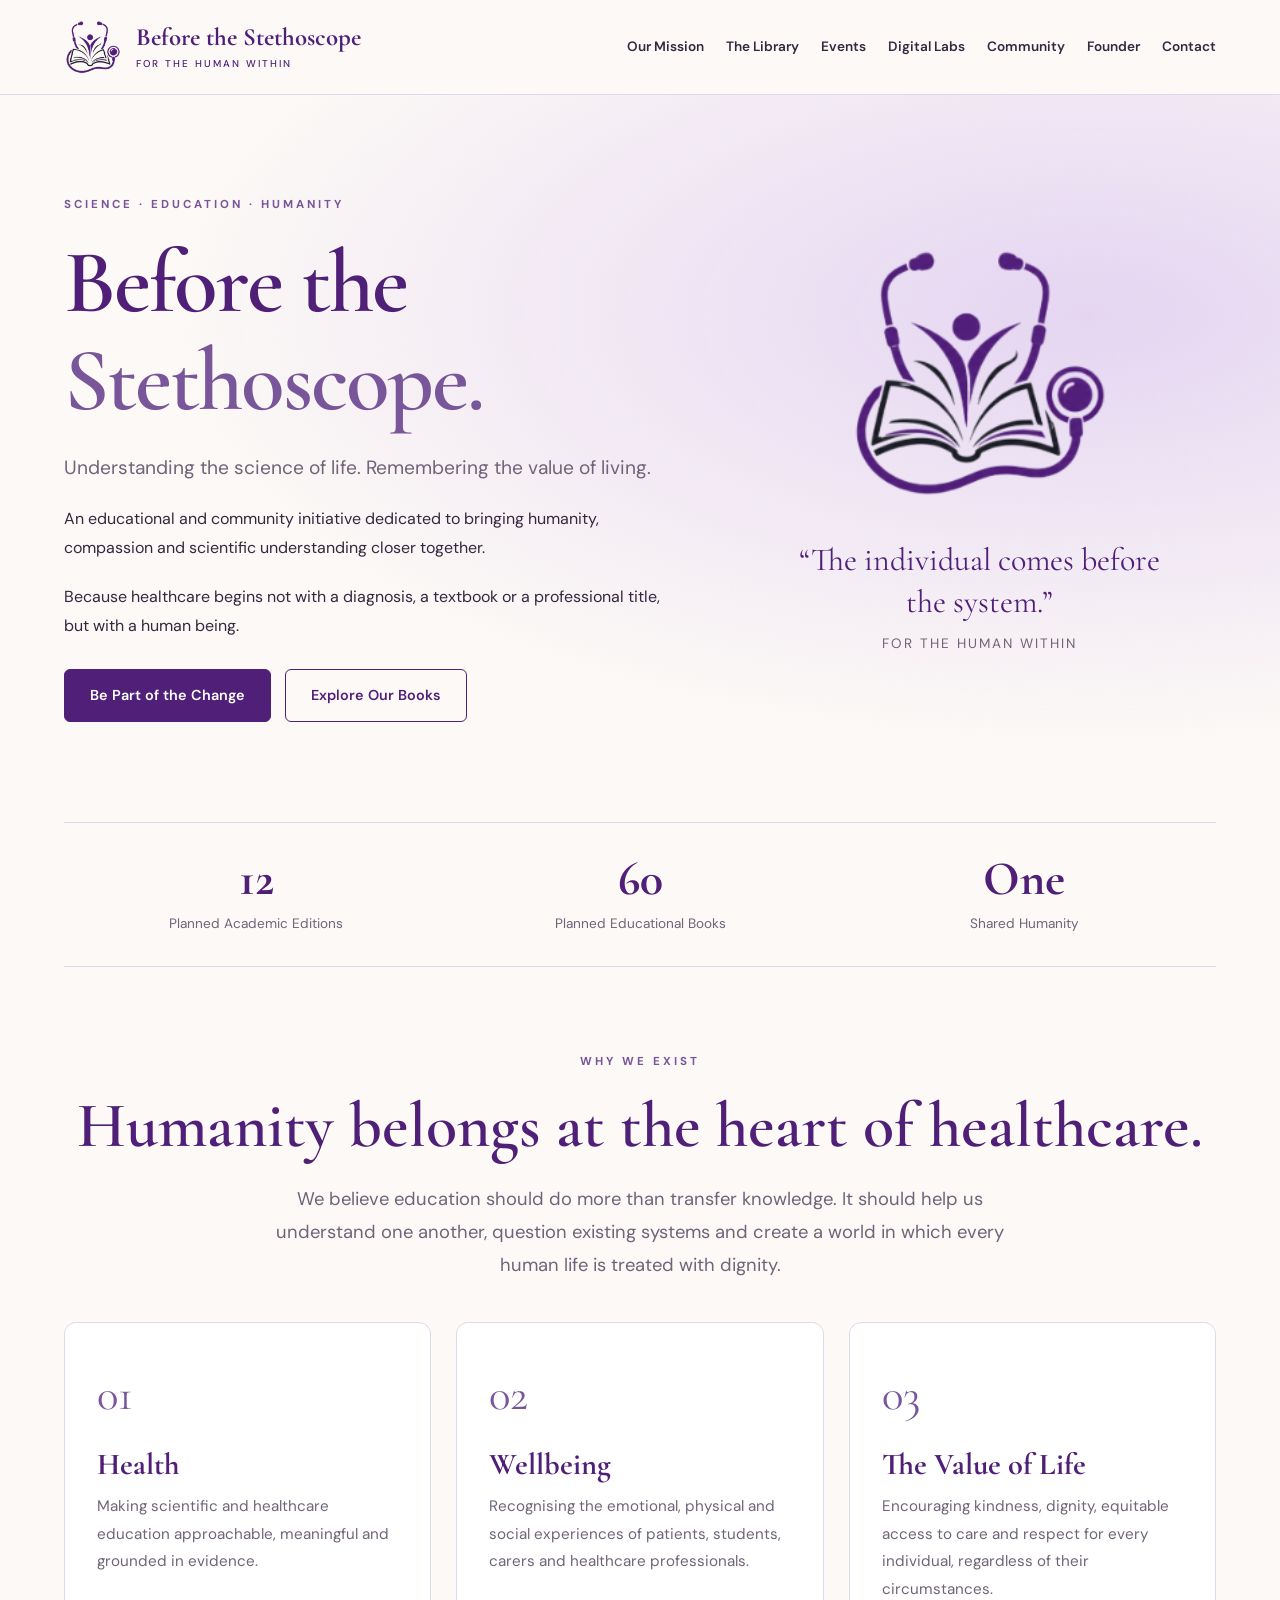
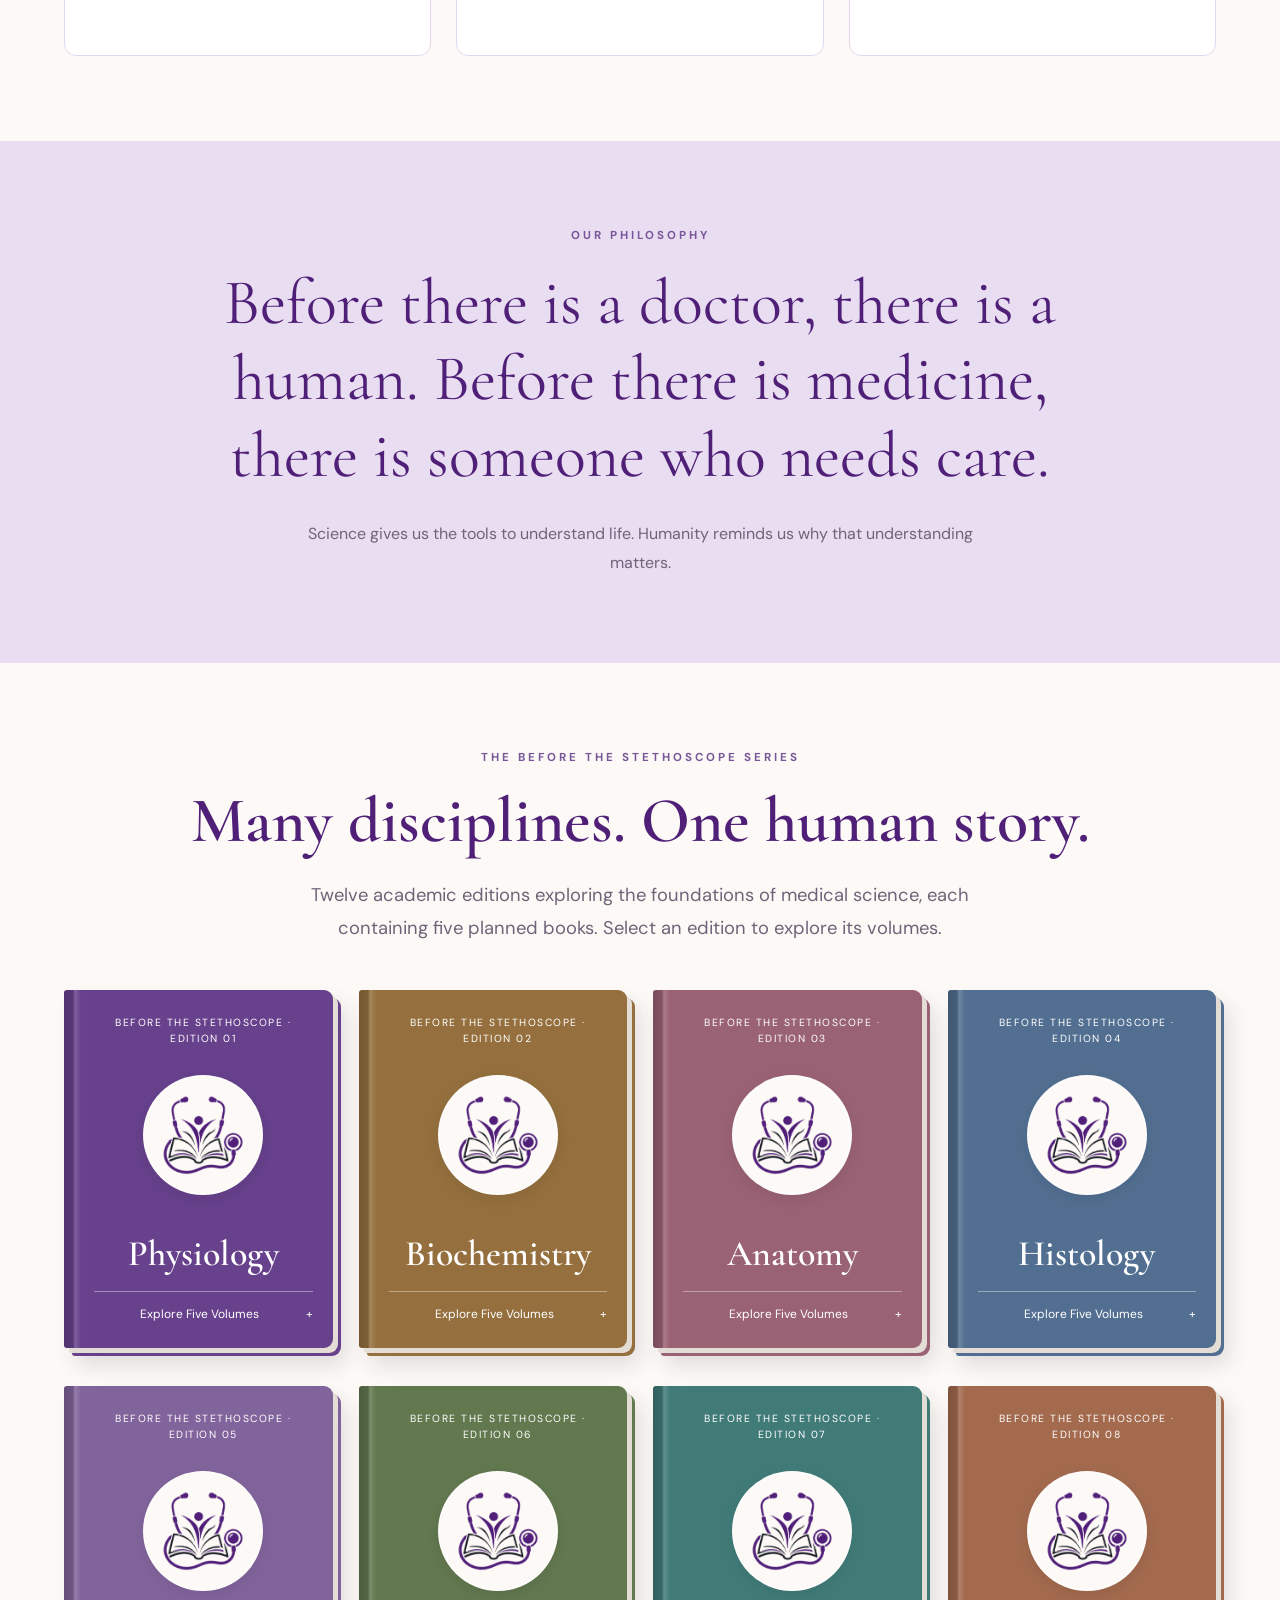
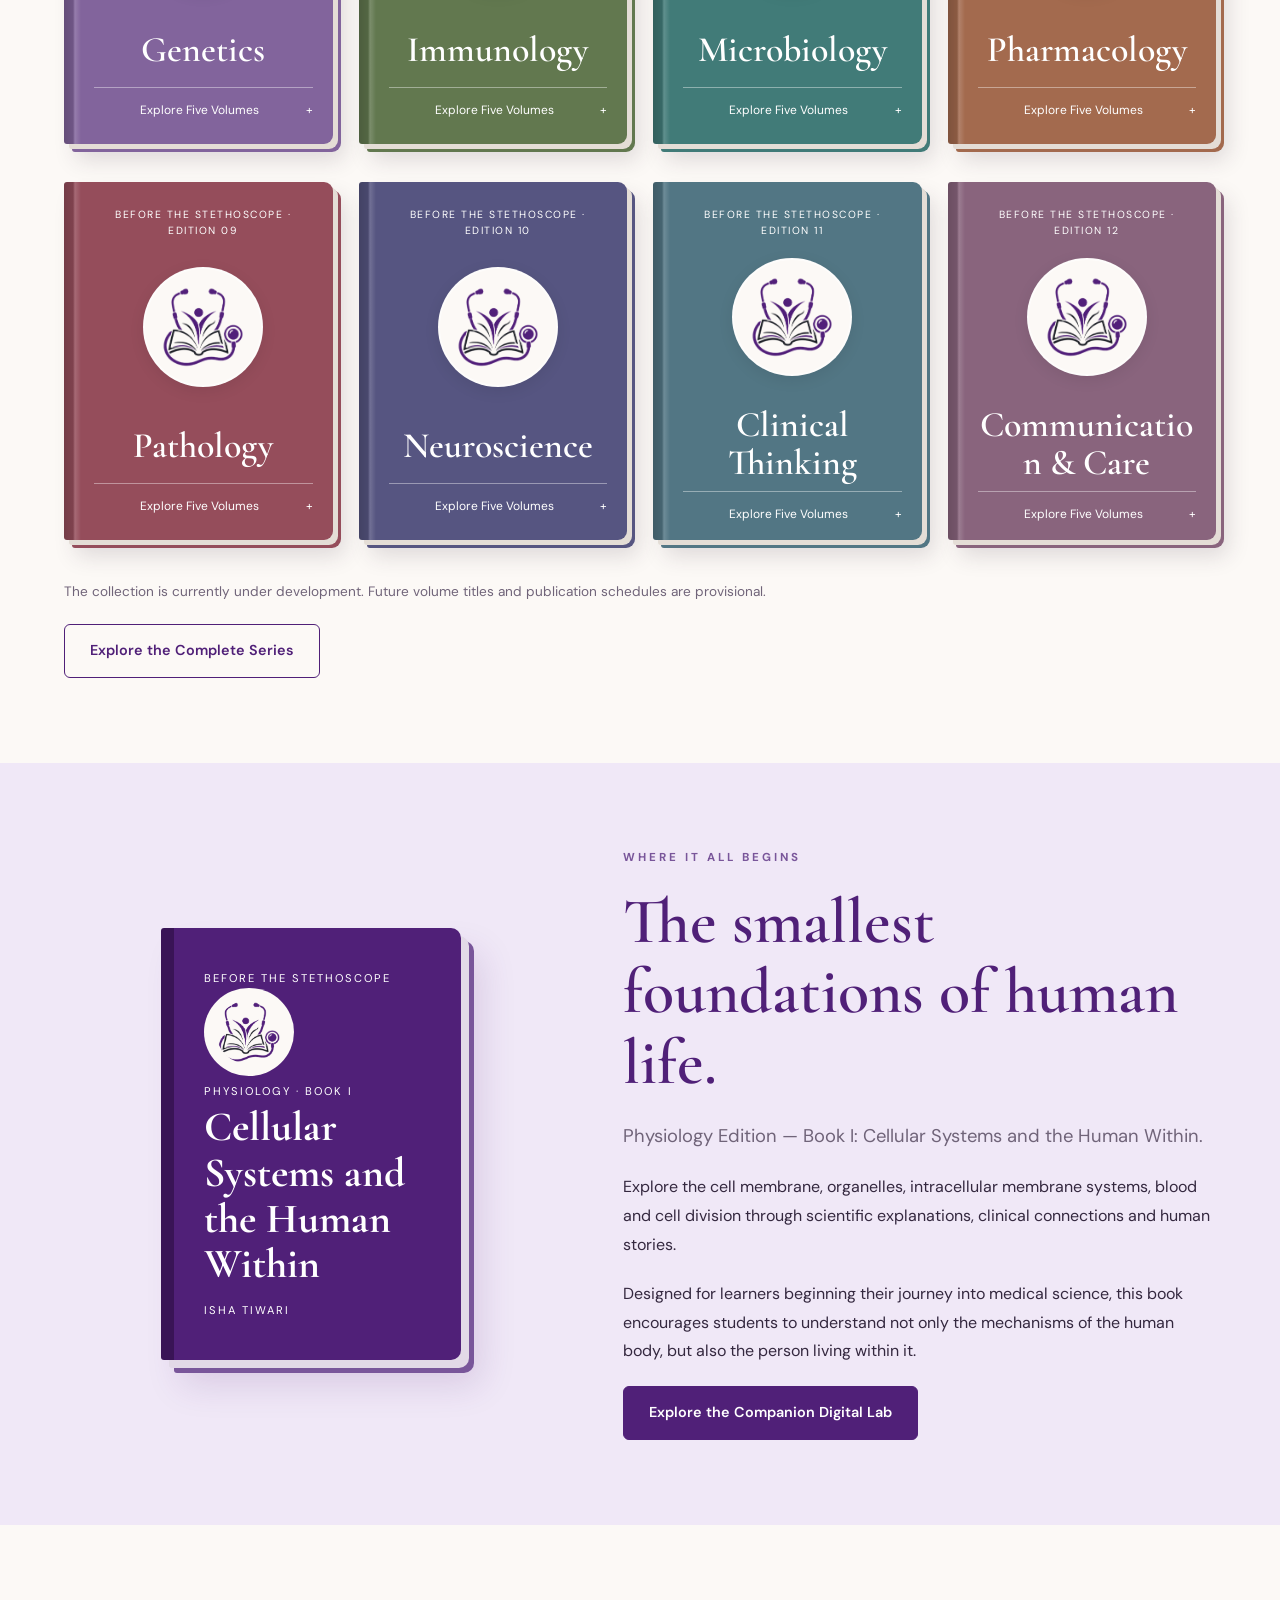
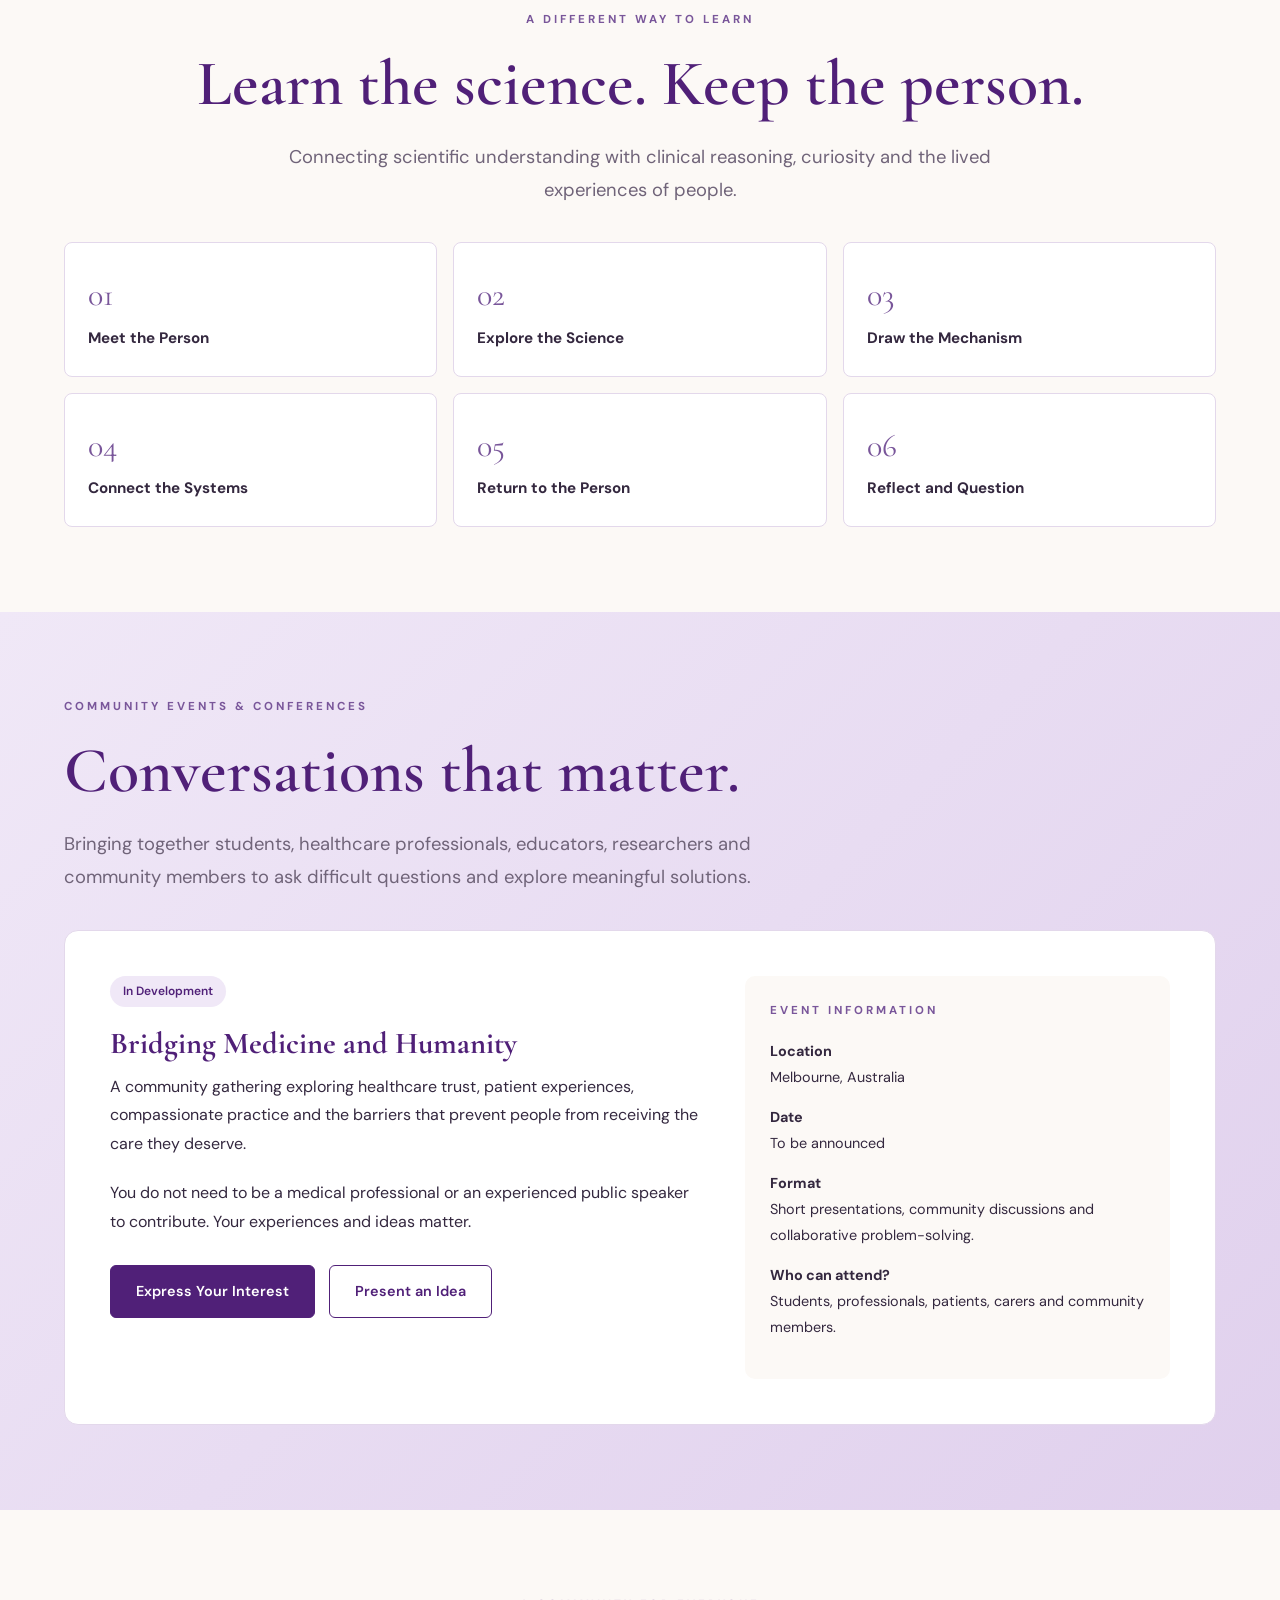
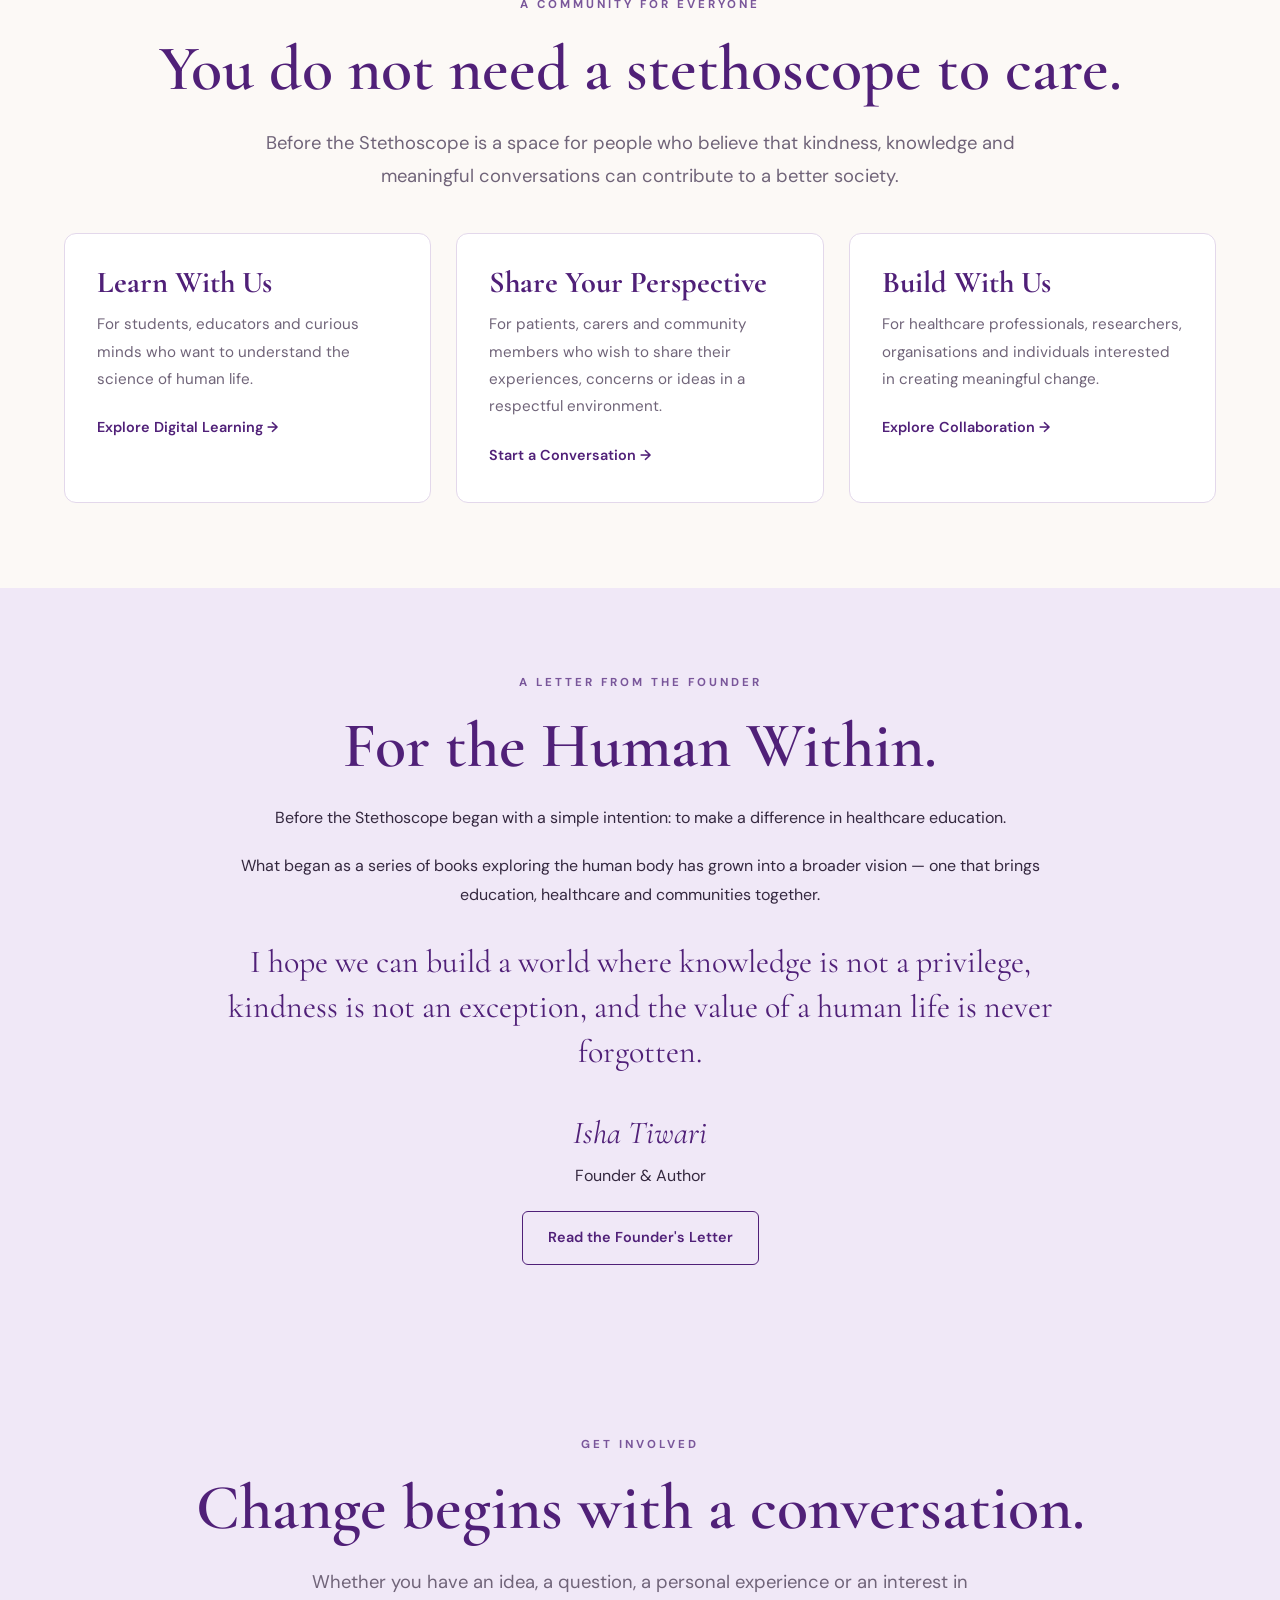
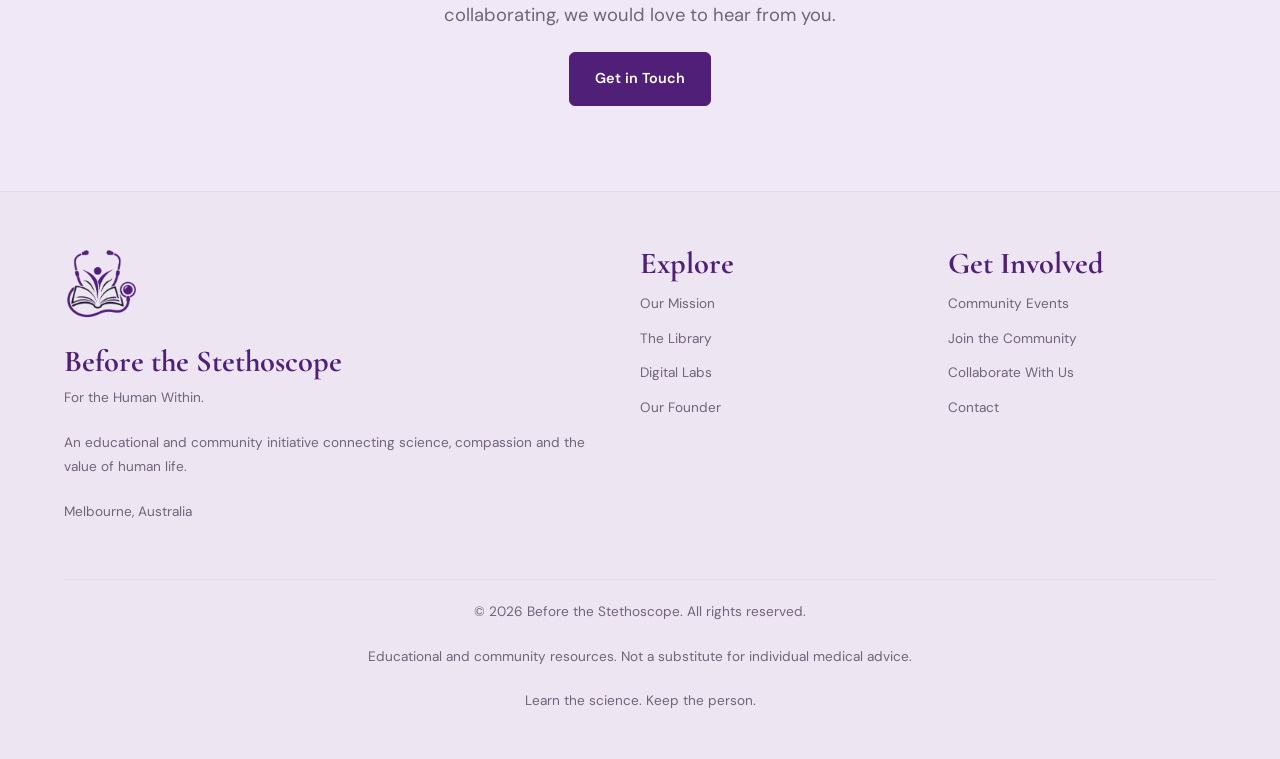
<file: index.html>
<!DOCTYPE html>
<html lang="en-AU">

<head>
    <meta charset="UTF-8">
    <meta name="viewport" content="width=device-width, initial-scale=1.0">
    <meta name="theme-color" content="#502078">

    <title>Before the Stethoscope | For the Human Within</title>

    <meta name="description" content="A community initiative bringing science, healthcare, education and humanity together.">

    <link rel="icon" type="image/png"
          href="images/before-the-stethoscope-transparent.png">

    <link rel="preconnect" href="https://fonts.googleapis.com">
    <link rel="preconnect" href="https://fonts.gstatic.com" crossorigin>

    <link href="https://fonts.googleapis.com/css2?family=Cormorant+Garamond:wght@400;500;600;700&family=DM+Sans:wght@400;500;600;700&display=swap"
          rel="stylesheet">

    <script defer src="analytics.js"></script>

    <style>

        /* =========================================
           BRAND COLOURS
        ========================================= */

        :root {
            --purple: #502078;
            --plum: #79569a;
            --lavender: #cbb8e0;
            --lilac: #f0e8f7;
            --ivory: #fcf9f6;
            --white: #ffffff;
            --ink: #34283f;
            --muted: #706479;
            --border: #e3d8eb;

            --heading: 'Cormorant Garamond', Georgia, serif;
            --body: 'DM Sans', Arial, sans-serif;
        }

        * {
            box-sizing: border-box;
        }

        html {
            scroll-behavior: smooth;
        }

        body {
            margin: 0;
            background: var(--ivory);
            color: var(--ink);
            font-family: var(--body);
            font-size: 16px;
            line-height: 1.8;
        }

        a {
            color: var(--purple);
            text-decoration: none;
        }

        a:focus-visible,
        summary:focus-visible,
        button:focus-visible {
            outline: 3px solid var(--plum);
            outline-offset: 5px;
        }

        img {
            max-width: 100%;
        }

        .container {
            width: min(1200px, 90%);
            margin: auto;
        }

        section {
            padding: 85px 0;
            scroll-margin-top: 100px;
        }

        h1, h2, h3, h4 {
            font-family: var(--heading);
            color: var(--purple);
            line-height: 1.1;
            margin-top: 0;
        }

        h1 {
            font-size: clamp(3.5rem, 7vw, 6.5rem);
            font-weight: 600;
            letter-spacing: -2px;
            margin-bottom: 20px;
        }

        h2 {
            font-size: clamp(2.5rem, 5vw, 4rem);
            font-weight: 600;
            margin-bottom: 22px;
        }

        h3 {
            font-size: 1.9rem;
            margin-bottom: 12px;
        }

        p {
            margin: 0 0 20px;
        }

        .eyebrow {
            display: block;
            color: var(--plum);
            font-size: 0.72rem;
            font-weight: 700;
            letter-spacing: 3px;
            text-transform: uppercase;
            margin-bottom: 18px;
        }

        .lead {
            font-size: 1.15rem;
            color: var(--muted);
            max-width: 750px;
        }

        .centred {
            text-align: center;
        }

        .centred p {
            margin-left: auto;
            margin-right: auto;
        }

        .soft-section {
            background: var(--lilac);
        }

        /* =========================================
           NAVIGATION
        ========================================= */

        header {
            position: sticky;
            top: 0;
            z-index: 100;
            background: rgba(252, 249, 246, 0.97);
            border-bottom: 1px solid var(--border);
        }

        .navigation {
            display: flex;
            justify-content: space-between;
            align-items: center;
            gap: 25px;
            padding: 18px 0;
        }

        .brand {
            display: flex;
            align-items: center;
            gap: 14px;
        }

        .brand img {
            width: 58px;
            height: 58px;
            object-fit: contain;
        }

        .brand-name {
            font-family: var(--heading);
            font-size: 1.55rem;
            font-weight: 700;
            color: var(--purple);
            line-height: 1.1;
        }

        .brand-name small {
            display: block;
            font-family: var(--body);
            font-size: 0.62rem;
            font-weight: 500;
            letter-spacing: 2px;
            text-transform: uppercase;
            margin-top: 7px;
        }

        .nav-links {
            display: flex;
            align-items: center;
            gap: 22px;
            flex-wrap: wrap;
        }

        .nav-links a {
            font-size: 0.85rem;
            font-weight: 600;
            color: var(--ink);
            transition: color 0.2s;
        }

        .nav-links a:hover {
            color: var(--plum);
        }

        /* =========================================
           BUTTONS
        ========================================= */

        .button {
            display: inline-block;
            padding: 13px 25px;
            background: var(--purple);
            color: white;
            border: 1px solid var(--purple);
            border-radius: 6px;
            font-size: 0.9rem;
            font-weight: 600;
            transition: background 0.2s, transform 0.2s;
        }

        .button:hover {
            background: var(--plum);
            border-color: var(--plum);
            transform: translateY(-2px);
        }

        .button-outline {
            background: transparent;
            color: var(--purple);
        }

        .button-outline:hover {
            background: var(--lilac);
            color: var(--purple);
        }

        .button-group {
            display: flex;
            flex-wrap: wrap;
            gap: 14px;
            margin-top: 28px;
        }

        /* =========================================
           HERO
        ========================================= */

        .hero {
            padding: 100px 0;
            background:
                radial-gradient(
                    ellipse at 85% 30%,
                    #e5d5f2 0%,
                    transparent 60%
                ),
                var(--ivory);
        }

        .hero-layout {
            display: grid;
            grid-template-columns: 1.3fr 1fr;
            gap: 65px;
            align-items: center;
        }

        .hero h1 span {
            display: block;
            color: var(--plum);
        }

        .hero-description {
            font-size: 1.2rem;
            color: var(--muted);
            max-width: 650px;
        }

        .hero-symbol {
            text-align: center;
            padding: 35px;
        }

        .hero-symbol img {
            width: 270px;
            height: auto;
            object-fit: contain;
        }

        .hero-symbol blockquote {
            font-family: var(--heading);
            color: var(--purple);
            font-size: 2rem;
            line-height: 1.3;
            margin: 25px 0 10px;
        }

        .hero-symbol p {
            color: var(--muted);
            font-size: 0.85rem;
            letter-spacing: 2px;
            text-transform: uppercase;
        }

        /* =========================================
           SERIES STATISTICS
        ========================================= */

        .statistics {
            display: grid;
            grid-template-columns: repeat(3, 1fr);
            padding: 28px 0;
            border-top: 1px solid var(--border);
            border-bottom: 1px solid var(--border);
            text-align: center;
        }

        .stat strong {
            display: block;
            font-family: var(--heading);
            font-size: 3rem;
            color: var(--purple);
            line-height: 1.2;
        }

        .stat span {
            font-size: 0.85rem;
            color: var(--muted);
        }

        /* =========================================
           MISSION AND COMMUNITY CARDS
        ========================================= */

        .three-columns {
            display: grid;
            grid-template-columns: repeat(3, 1fr);
            gap: 25px;
            margin-top: 40px;
        }

        .information-card {
            background: var(--white);
            border: 1px solid var(--border);
            border-radius: 12px;
            padding: 32px;
        }

        .information-card .number {
            font-family: var(--heading);
            font-size: 2.8rem;
            color: var(--plum);
            margin-bottom: 12px;
        }

        .information-card p {
            color: var(--muted);
            font-size: 0.95rem;
        }

        .information-card a {
            font-weight: 600;
            font-size: 0.9rem;
        }

        /* =========================================
           PHILOSOPHY
        ========================================= */

        .philosophy {
            background: #e9ddf2;
            text-align: center;
        }

        .philosophy blockquote {
            max-width: 900px;
            margin: 0 auto 25px;
            font-family: var(--heading);
            font-size: clamp(2.4rem, 5vw, 4.3rem);
            color: var(--purple);
            line-height: 1.2;
        }

        .philosophy p {
            max-width: 720px;
            margin: auto;
            color: var(--muted);
        }

        /* =========================================
           BOOK LIBRARY
        ========================================= */

        .bookshelf {
            display: grid;
            grid-template-columns: repeat(4, minmax(0, 1fr));
            gap: 38px 26px;
            align-items: start;
            margin-top: 45px;
        }

        .edition {
            min-width: 0;
        }

        .edition summary {
            list-style: none;
            cursor: pointer;
        }

        .edition summary::-webkit-details-marker {
            display: none;
        }

        .book-cover {
            position: relative;
            display: flex;
            flex-direction: column;
            justify-content: space-between;
            min-height: 290px;
            aspect-ratio: 3 / 4;
            padding: 25px 20px 22px 30px;

            background:
                linear-gradient(
                    90deg,
                    rgba(0, 0, 0, 0.22) 0px,
                    rgba(0, 0, 0, 0.15) 9px,
                    rgba(255, 255, 255, 0.16) 11px,
                    transparent 17px
                ),
                var(--book-colour);

            border-radius: 3px 9px 9px 3px;

            box-shadow:
                5px 5px 0 #e4ddd6,
                8px 8px 0 var(--book-colour),
                12px 16px 22px rgba(52, 40, 63, 0.15);

            color: white;
            transition: transform 0.25s;
        }

        .book-cover:hover {
            transform: translateY(-7px);
        }

        .book-series {
            font-size: 0.65rem;
            letter-spacing: 1.5px;
            text-transform: uppercase;
            line-height: 1.5;
        }

        .book-emblem {
    display: flex;
    align-items: center;
    justify-content: center;

    width: 120px;
    height: 120px;

    margin: 20px auto;
    padding: 15px;

    background: #fcf9f6;
    border-radius: 50%;

    border: 2px solid rgba(255, 255, 255, 0.6);

    box-shadow: 0 4px 15px rgba(0, 0, 0, 0.08);
}

.book-emblem img {
    width: 100%;
    height: 100%;
    object-fit: contain;
}

      .book-cover {
    align-items: center;
    text-align: center;
    min-height: 340px;
}

.book-series {
    text-align: center;
    width: 100%;
    font-size: 0.65rem;
    letter-spacing: 1.5px;
}

.book-title {
    text-align: center;
    font-family: var(--heading);
    font-size: 2rem;
    font-weight: 600;
    margin: 10px 0;
}

.book-bottom {
    width: 100%;
    text-align: center;
}

        .book-title {
            font-family: var(--heading);
            font-size: clamp(1.5rem, 2.8vw, 2.4rem);
            font-weight: 600;
            line-height: 1.05;
            overflow-wrap: anywhere;
        }

        .book-bottom {
            font-size: 0.75rem;
            border-top: 1px solid rgba(255,255,255,0.4);
            padding-top: 12px;
        }

        .edition:not([open]) .book-bottom::after {
            content: " +";
            float: right;
        }

        .edition[open] .book-bottom::after {
            content: " −";
            float: right;
        }

        .volume-list {
            padding: 18px 0 0 24px;
            margin-bottom: 0;
            font-size: 0.88rem;
        }

        .volume-list li {
            padding: 10px 0;
            border-bottom: 1px solid var(--border);
        }

        .volume-list small {
            display: block;
            color: var(--muted);
            font-size: 0.72rem;
        }

        .library-note {
            margin-top: 40px;
            color: var(--muted);
            font-size: 0.85rem;
        }

        /* =========================================
           FEATURED BOOK
        ========================================= */

        .featured-layout {
            display: grid;
            grid-template-columns: 1fr 1.2fr;
            gap: 65px;
            align-items: center;
        }

        .featured-cover {
            max-width: 300px;
            margin: auto;
            background: var(--purple);
            color: white;
            padding: 40px 30px;
            border-radius: 3px 10px 10px 3px;
            border-left: 13px solid #391456;
            box-shadow:
                8px 8px 0 #e2d9e7,
                13px 13px 0 #79569a,
                20px 25px 35px #50207825;
            aspect-ratio: 3 / 4.3;
            display: flex;
            flex-direction: column;
            justify-content: space-between;
        }

        .featured-cover img {
            width: 90px;
            background: var(--ivory);
            padding: 12px;
            border-radius: 50%;
        }

        .featured-cover h3 {
            color: white;
            font-size: 2.6rem;
        }

        .featured-cover small {
            letter-spacing: 2px;
            font-size: 0.7rem;
            text-transform: uppercase;
        }

        /* =========================================
           LEARNING PHILOSOPHY
        ========================================= */

        .learning-path {
            display: grid;
            grid-template-columns: repeat(3, 1fr);
            gap: 16px;
            margin-top: 35px;
        }

        .learning-step {
            padding: 23px;
            border: 1px solid var(--border);
            background: var(--white);
            border-radius: 8px;
        }

        .learning-step span {
            display: block;
            font-family: var(--heading);
            font-size: 2rem;
            color: var(--plum);
        }

        .learning-step strong {
            font-size: 0.95rem;
        }

        /* =========================================
           EVENTS
        ========================================= */

        .events-section {
            background: linear-gradient(
                135deg,
                #f0e8f7,
                #e0d0ed
            );
        }

        .event-card {
            display: grid;
            grid-template-columns: 1.4fr 1fr;
            gap: 40px;
            padding: 45px;
            background: var(--white);
            border: 1px solid var(--border);
            border-radius: 14px;
            margin-top: 35px;
        }

        .event-status {
            display: inline-block;
            padding: 5px 13px;
            background: var(--lilac);
            color: var(--purple);
            border-radius: 20px;
            font-size: 0.75rem;
            font-weight: 600;
            margin-bottom: 20px;
        }

        .event-details {
            background: var(--ivory);
            border-radius: 10px;
            padding: 25px;
        }

        .event-details p {
            font-size: 0.9rem;
            margin-bottom: 14px;
        }

        /* =========================================
           FOUNDER
        ========================================= */

        .founder-note {
            max-width: 850px;
            margin: auto;
            text-align: center;
        }

        .founder-note blockquote {
            font-family: var(--heading);
            font-size: 2rem;
            color: var(--purple);
            line-height: 1.4;
            margin: 30px 0;
        }

        .signature {
            font-family: var(--heading);
            font-size: 2rem;
            font-style: italic;
            color: var(--purple);
        }

        /* =========================================
           CONTACT
        ========================================= */

        .contact-section {
            background: var(--lilac);
            text-align: center;
        }

        .contact-section p {
            max-width: 700px;
            margin-left: auto;
            margin-right: auto;
        }

        /* =========================================
           FOOTER
        ========================================= */

        footer {
            background: #eee5f3;
            border-top: 1px solid var(--border);
            padding: 55px 0 25px;
        }

        .footer-layout {
            display: grid;
            grid-template-columns: 2fr 1fr 1fr;
            gap: 40px;
        }

        .footer-brand img {
            width: 75px;
            margin-bottom: 15px;
        }

        .footer-brand h3 {
            margin-bottom: 8px;
        }

        footer p,
        footer a {
            font-size: 0.85rem;
            color: var(--muted);
        }

        footer a {
            display: block;
            margin-bottom: 10px;
        }

        footer a:hover {
            color: var(--purple);
            text-decoration: underline;
        }

        .footer-bottom {
            margin-top: 35px;
            padding-top: 20px;
            border-top: 1px solid var(--border);
            text-align: center;
        }

        /* =========================================
           MOBILE RESPONSIVENESS
        ========================================= */

        @media (max-width: 1000px) {

            .navigation {
                flex-direction: column;
            }

            .nav-links {
                justify-content: center;
            }

            .bookshelf {
                grid-template-columns: repeat(3, minmax(0, 1fr));
            }

            .hero-layout {
                gap: 30px;
            }
        }

        @media (max-width: 700px) {

            header {
                position: relative;
            }

            section {
                padding: 55px 0;
                scroll-margin-top: 20px;
            }

            .hero {
                padding: 55px 0;
            }

            .hero-layout,
            .featured-layout,
            .event-card,
            .three-columns,
            .footer-layout {
                grid-template-columns: 1fr;
            }

            .hero-layout {
                text-align: center;
            }

            .hero-symbol img {
                width: 180px;
            }

            .hero-symbol {
                padding: 15px;
            }

            .button-group {
                justify-content: center;
            }

            .bookshelf {
                grid-template-columns: repeat(2, minmax(0, 1fr));
                gap: 28px 17px;
            }

            .book-cover {
                min-height: 230px;
                padding: 18px 12px 18px 22px;
            }

            .book-emblem {
                width: 45px;
                height: 45px;
                padding: 6px;
            }

            .book-series {
                font-size: 0.55rem;
            }

            .learning-path {
                grid-template-columns: repeat(2, 1fr);
            }

            .event-card {
                padding: 25px;
            }

            .stat strong {
                font-size: 2.3rem;
            }

            .stat span {
                font-size: 0.72rem;
            }

            .nav-links {
                gap: 12px 18px;
            }
        }

        @media (prefers-reduced-motion: reduce) {

            html {
                scroll-behavior: auto;
            }

            * {
                transition: none !important;
            }
        }

    </style>
</head>

<body>

    <!-- =====================================
         NAVIGATION
    ====================================== -->

    <header>

        <nav class="container navigation" aria-label="Main navigation">

            <a href="index.html" class="brand">

                <img
                    src="images/before-the-stethoscope-transparent.png"
                    alt=""
                >

                <div class="brand-name">
                    Before the Stethoscope
                    <small>For the Human Within</small>
                </div>

            </a>

            <div class="nav-links">

                <a href="#mission">Our Mission</a>
                <a href="#books">The Library</a>
                <a href="#events">Events</a>
                <a href="digital-lab.html">Digital Labs</a>
                <a href="#community">Community</a>
                <a href="author.html">Founder</a>
                <a href="#contact">Contact</a>

            </div>

        </nav>

    </header>

    <main>

        <!-- =====================================
             HERO
        ====================================== -->

        <section class="hero">

            <div class="container hero-layout">

                <div>

                    <span class="eyebrow">
                        Science · Education · Humanity
                    </span>

                    <h1>
                        Before the
                        <span>Stethoscope.</span>
                    </h1>

                    <p class="hero-description">
                        Understanding the science of life.
                        Remembering the value of living.
                    </p>

                    <p>
                        An educational and community initiative
                        dedicated to bringing humanity, compassion
                        and scientific understanding closer together.
                    </p>

                    <p>
                        Because healthcare begins not with a
                        diagnosis, a textbook or a professional
                        title, but with a human being.
                    </p>

                    <div class="button-group">

                        <a href="#community" class="button">
                            Be Part of the Change
                        </a>

                        <a href="#books" class="button button-outline">
                            Explore Our Books
                        </a>

                    </div>

                </div>

                <div class="hero-symbol">

                    <img
                        src="images/before-the-stethoscope-transparent.png"
                        alt="Before the Stethoscope original emblem"
                    >

                    <blockquote>
                        “The individual comes before the system.”
                    </blockquote>

                    <p>For the Human Within</p>

                </div>

            </div>

        </section>

        <!-- =====================================
             STATISTICS
        ====================================== -->

        <div class="container statistics">

            <div class="stat">
                <strong>12</strong>
                <span>Planned Academic Editions</span>
            </div>

            <div class="stat">
                <strong>60</strong>
                <span>Planned Educational Books</span>
            </div>

            <div class="stat">
                <strong>One</strong>
                <span>Shared Humanity</span>
            </div>

        </div>

        <!-- =====================================
             OUR MISSION
        ====================================== -->

        <section id="mission">

            <div class="container">

                <div class="centred">

                    <span class="eyebrow">Why We Exist</span>

                    <h2>
                        Humanity belongs at the heart of healthcare.
                    </h2>

                    <p class="lead">
                        We believe education should do more than
                        transfer knowledge. It should help us
                        understand one another, question existing
                        systems and create a world in which every
                        human life is treated with dignity.
                    </p>

                </div>

                <div class="three-columns">

                    <article class="information-card">

                        <div class="number">01</div>

                        <h3>Health</h3>

                        <p>
                            Making scientific and healthcare education
                            approachable, meaningful and grounded
                            in evidence.
                        </p>

                    </article>

                    <article class="information-card">

                        <div class="number">02</div>

                        <h3>Wellbeing</h3>

                        <p>
                            Recognising the emotional, physical
                            and social experiences of patients,
                            students, carers and healthcare
                            professionals.
                        </p>

                    </article>

                    <article class="information-card">

                        <div class="number">03</div>

                        <h3>The Value of Life</h3>

                        <p>
                            Encouraging kindness, dignity,
                            equitable access to care and respect
                            for every individual, regardless
                            of their circumstances.
                        </p>

                    </article>

                </div>

            </div>

        </section>

        <!-- =====================================
             PHILOSOPHY
        ====================================== -->

        <section class="philosophy">

            <div class="container">

                <span class="eyebrow">Our Philosophy</span>

                <blockquote>
                    Before there is a doctor, there is a human.
                    Before there is medicine, there is someone
                    who needs care.
                </blockquote>

                <p>
                    Science gives us the tools to understand life.
                    Humanity reminds us why that understanding
                    matters.
                </p>

            </div>

        </section>

        <!-- =====================================
             THE BOOK LIBRARY
        ====================================== -->

        <section id="books">

            <div class="container">

                <div class="centred">

                    <span class="eyebrow">
                        The Before the Stethoscope Series
                    </span>

                    <h2>Many disciplines. One human story.</h2>

                    <p class="lead">
                        Twelve academic editions exploring the
                        foundations of medical science, each
                        containing five planned books.
                        Select an edition to explore its volumes.
                    </p>

                </div>

                <div class="bookshelf" id="bookshelf">
                    <!-- Book editions generated below -->
                </div>

                <noscript>
                    <p>
                        Please enable JavaScript to explore
                        the interactive book library.
                    </p>
                    <a href="explore.html">Visit the series explorer</a>
                </noscript>

                <p class="library-note">
                    The collection is currently under development.
                    Future volume titles and publication schedules
                    are provisional.
                </p>

                <a href="explore.html" class="button button-outline">
                    Explore the Complete Series
                </a>

            </div>

        </section>

        <!-- =====================================
             FEATURED BOOK
        ====================================== -->

        <section class="soft-section">

            <div class="container featured-layout">

                <div class="featured-cover">

                    <small>Before the Stethoscope</small>

                    <img
                        src="images/before-the-stethoscope-transparent.png"
                        alt=""
                    >

                    <div>
                        <small>Physiology · Book I</small>

                        <h3>
                            Cellular Systems and the Human Within
                        </h3>
                    </div>

                    <small>Isha Tiwari</small>

                </div>

                <div>

                    <span class="eyebrow">
                        Where It All Begins
                    </span>

                    <h2>
                        The smallest foundations of human life.
                    </h2>

                    <p class="lead">
                        Physiology Edition — Book I:
                        Cellular Systems and the Human Within.
                    </p>

                    <p>
                        Explore the cell membrane, organelles,
                        intracellular membrane systems, blood
                        and cell division through scientific
                        explanations, clinical connections
                        and human stories.
                    </p>

                    <p>
                        Designed for learners beginning their
                        journey into medical science, this book
                        encourages students to understand not
                        only the mechanisms of the human body,
                        but also the person living within it.
                    </p>

                    <a href="book-one-digital-lab.html" class="button">
                        Explore the Companion Digital Lab
                    </a>

                </div>

            </div>

        </section>

        <!-- =====================================
             LEARNING APPROACH
        ====================================== -->

        <section>

            <div class="container">

                <div class="centred">

                    <span class="eyebrow">
                        A Different Way to Learn
                    </span>

                    <h2>Learn the science. Keep the person.</h2>

                    <p class="lead">
                        Connecting scientific understanding
                        with clinical reasoning, curiosity
                        and the lived experiences of people.
                    </p>

                </div>

                <div class="learning-path">

                    <div class="learning-step">
                        <span>01</span>
                        <strong>Meet the Person</strong>
                    </div>

                    <div class="learning-step">
                        <span>02</span>
                        <strong>Explore the Science</strong>
                    </div>

                    <div class="learning-step">
                        <span>03</span>
                        <strong>Draw the Mechanism</strong>
                    </div>

                    <div class="learning-step">
                        <span>04</span>
                        <strong>Connect the Systems</strong>
                    </div>

                    <div class="learning-step">
                        <span>05</span>
                        <strong>Return to the Person</strong>
                    </div>

                    <div class="learning-step">
                        <span>06</span>
                        <strong>Reflect and Question</strong>
                    </div>

                </div>

            </div>

        </section>

        <!-- =====================================
             EVENTS
        ====================================== -->

        <section id="events" class="events-section">

            <div class="container">

                <span class="eyebrow">
                    Community Events &amp; Conferences
                </span>

                <h2>Conversations that matter.</h2>

                <p class="lead">
                    Bringing together students, healthcare
                    professionals, educators, researchers
                    and community members to ask difficult
                    questions and explore meaningful solutions.
                </p>

                <article class="event-card">

                    <div>

                        <span class="event-status">
                            In Development
                        </span>

                        <h3>
                            Bridging Medicine and Humanity
                        </h3>

                        <p>
                            A community gathering exploring
                            healthcare trust, patient experiences,
                            compassionate practice and the
                            barriers that prevent people from
                            receiving the care they deserve.
                        </p>

                        <p>
                            You do not need to be a medical
                            professional or an experienced
                            public speaker to contribute.
                            Your experiences and ideas matter.
                        </p>

                        <!-- Replace #contact with your Humanitix URL
                             when registration becomes available. -->

                        <div class="button-group">

                            <a href="#contact" class="button">
                                Express Your Interest
                            </a>

                            <a href="#contact"
                               class="button button-outline">
                                Present an Idea
                            </a>

                        </div>

                    </div>

                    <div class="event-details">

                        <span class="eyebrow">Event Information</span>

                        <p>
                            <strong>Location</strong><br>
                            Melbourne, Australia
                        </p>

                        <p>
                            <strong>Date</strong><br>
                            To be announced
                        </p>

                        <p>
                            <strong>Format</strong><br>
                            Short presentations, community
                            discussions and collaborative
                            problem-solving.
                        </p>

                        <p>
                            <strong>Who can attend?</strong><br>
                            Students, professionals, patients,
                            carers and community members.
                        </p>

                    </div>

                </article>

            </div>

        </section>

        <!-- =====================================
             COMMUNITY
        ====================================== -->

        <section id="community">

            <div class="container">

                <div class="centred">

                    <span class="eyebrow">
                        A Community for Everyone
                    </span>

                    <h2>
                        You do not need a stethoscope to care.
                    </h2>

                    <p class="lead">
                        Before the Stethoscope is a space
                        for people who believe that kindness,
                        knowledge and meaningful conversations
                        can contribute to a better society.
                    </p>

                </div>

                <div class="three-columns">

                    <article class="information-card">

                        <h3>Learn With Us</h3>

                        <p>
                            For students, educators and curious
                            minds who want to understand the
                            science of human life.
                        </p>

                        <a href="digital-lab.html">
                            Explore Digital Learning &rarr;
                        </a>

                    </article>

                    <article class="information-card">

                        <h3>Share Your Perspective</h3>

                        <p>
                            For patients, carers and community
                            members who wish to share their
                            experiences, concerns or ideas
                            in a respectful environment.
                        </p>

                        <a href="#contact">
                            Start a Conversation &rarr;
                        </a>

                    </article>

                    <article class="information-card">

                        <h3>Build With Us</h3>

                        <p>
                            For healthcare professionals,
                            researchers, organisations and
                            individuals interested in
                            creating meaningful change.
                        </p>

                        <a href="#contact">
                            Explore Collaboration &rarr;
                        </a>

                    </article>

                </div>

            </div>

        </section>

        <!-- =====================================
             FOUNDER'S MESSAGE
        ====================================== -->

        <section class="soft-section">

            <div class="container founder-note">

                <span class="eyebrow">
                    A Letter from the Founder
                </span>

                <h2>For the Human Within.</h2>

                <p>
                    Before the Stethoscope began with a simple
                    intention: to make a difference in
                    healthcare education.
                </p>

                <p>
                    What began as a series of books exploring
                    the human body has grown into a broader
                    vision — one that brings education,
                    healthcare and communities together.
                </p>

                <blockquote>
                    I hope we can build a world where knowledge
                    is not a privilege, kindness is not an
                    exception, and the value of a human life
                    is never forgotten.
                </blockquote>

                <div class="signature">
                    Isha Tiwari
                </div>

                <p>Founder &amp; Author</p>

                <a href="author.html" class="button button-outline">
                    Read the Founder's Letter
                </a>

            </div>

        </section>

        <!-- =====================================
             CONTACT
        ====================================== -->

        <section id="contact" class="contact-section">

            <div class="container">

                <span class="eyebrow">Get Involved</span>

                <h2>Change begins with a conversation.</h2>

                <p class="lead">
                    Whether you have an idea, a question,
                    a personal experience or an interest
                    in collaborating, we would love
                    to hear from you.
                </p>

                <!-- Replace this with your official email. -->

                <a
                    href="mailto:beforethestethoscope@gmail.com"
                    class="button"
                >
                    Get in Touch
                </a>

            </div>

        </section>

    </main>

    <!-- =====================================
         FOOTER
    ====================================== -->

    <footer>

        <div class="container">

            <div class="footer-layout">

                <div class="footer-brand">

                    <img
                        src="images/before-the-stethoscope-transparent.png"
                        alt="Before the Stethoscope"
                    >

                    <h3>Before the Stethoscope</h3>

                    <p>
                        For the Human Within.
                    </p>

                    <p>
                        An educational and community initiative
                        connecting science, compassion and
                        the value of human life.
                    </p>

                    <p>Melbourne, Australia</p>

                </div>

                <div>

                    <h3>Explore</h3>

                    <a href="#mission">Our Mission</a>
                    <a href="#books">The Library</a>
                    <a href="digital-lab.html">Digital Labs</a>
                    <a href="author.html">Our Founder</a>

                </div>

                <div>

                    <h3>Get Involved</h3>

                    <a href="#events">Community Events</a>
                    <a href="#community">Join the Community</a>
                    <a href="#contact">Collaborate With Us</a>
                    <a href="#contact">Contact</a>

                </div>

            </div>

            <div class="footer-bottom">

                <p>
                    &copy; <span id="year">2026</span>
                    Before the Stethoscope.
                    All rights reserved.
                </p>

                <p>
                    Educational and community resources.
                    Not a substitute for individual medical advice.
                </p>

                <p>
                    Learn the science. Keep the person.
                </p>

            </div>

        </div>

    </footer>

    <!-- =====================================
         INTERACTIVE BOOK LIBRARY
    ====================================== -->

    <script>

        const logoPath =
            "images/before-the-stethoscope-transparent.png";

        const editions = [

            {
                title: "Physiology",
                colour: "#67418c",
                volumes: [
                    "Cellular Systems and the Human Within",
                    "Tissues",
                    "Organs",
                    "Organ Systems",
                    "The Organism"
                ]
            },

            {
                title: "Biochemistry",
                colour: "#95703e",
                volumes: [
                    "Molecules of Life",
                    "Enzymes and Biochemical Reactions",
                    "Metabolism",
                    "Molecular Regulation",
                    "Biochemistry in Health and Disease"
                ]
            },

            {
                title: "Anatomy",
                colour: "#9a6275",
                volumes: [
                    "Foundations of Human Structure",
                    "Limbs and Movement",
                    "Thorax and Abdomen",
                    "Head and Neck",
                    "Integrated Human Anatomy"
                ]
            },

            {
                title: "Histology",
                colour: "#526f91",
                volumes: [
                    "Cells Under the Microscope",
                    "Epithelial and Connective Tissues",
                    "Muscle and Nervous Tissues",
                    "Organ Histology",
                    "Clinical Histology"
                ]
            },

            {
                title: "Genetics",
                colour: "#82649c",
                volumes: [
                    "DNA and Chromosomes",
                    "Inheritance",
                    "Gene Expression",
                    "Genomic Variation",
                    "Clinical Genetics"
                ]
            },

            {
                title: "Immunology",
                colour: "#62784f",
                volumes: [
                    "Foundations of Immunity",
                    "Innate Immunity",
                    "Adaptive Immunity",
                    "Immune Regulation",
                    "Immunity in Health and Disease"
                ]
            },

            {
                title: "Microbiology",
                colour: "#417b78",
                volumes: [
                    "Microbial Foundations",
                    "Bacteria",
                    "Viruses",
                    "Fungi and Parasites",
                    "Microbes and Human Health"
                ]
            },

            {
                title: "Pharmacology",
                colour: "#a36a4e",
                volumes: [
                    "Foundations of Drug Action",
                    "Pharmacokinetics",
                    "Medicines and Body Systems",
                    "Drug Safety and Interactions",
                    "Clinical Pharmacology"
                ]
            },

            {
                title: "Pathology",
                colour: "#954d5b",
                volumes: [
                    "Cellular Injury",
                    "Inflammation and Repair",
                    "Mechanisms of Disease",
                    "Organ Pathology",
                    "Integrated Pathology"
                ]
            },

            {
                title: "Neuroscience",
                colour: "#565581",
                volumes: [
                    "Neural Cells",
                    "Neural Signalling",
                    "Sensory and Motor Systems",
                    "Cognition and Behaviour",
                    "Clinical Neuroscience"
                ]
            },

            {
                title: "Clinical Thinking",
                colour: "#527684",
                volumes: [
                    "Clinical Foundations",
                    "History and Examination",
                    "Diagnostic Reasoning",
                    "Evidence and Uncertainty",
                    "Clinical Decision-Making"
                ]
            },

            {
                title: "Communication & Care",
                colour: "#89647d",
                volumes: [
                    "Listening and Empathy",
                    "Patient Conversations",
                    "Shared Decision-Making",
                    "Ethics and Human Dignity",
                    "Care Across Communities"
                ]
            }

        ];

        const romanNumerals = [
            "I", "II", "III", "IV", "V"
        ];

        const bookshelf = document.getElementById("bookshelf");

        editions.forEach((edition, index) => {

            const details = document.createElement("details");

            details.className = "edition";

            details.style.setProperty(
                "--book-colour",
                edition.colour
            );

            const summary = document.createElement("summary");

            const cover = document.createElement("span");

            cover.className = "book-cover";

            const series = document.createElement("span");

            series.className = "book-series";

            series.textContent =
                "Before the Stethoscope · Edition " +
                String(index + 1).padStart(2, "0");

            const emblem = document.createElement("span");

            emblem.className = "book-emblem";

            const logo = document.createElement("img");

            logo.src = logoPath;
            logo.alt = "";
            logo.loading = "lazy";

            emblem.appendChild(logo);

            const title = document.createElement("span");

            title.className = "book-title";
            title.textContent = edition.title;

            const bottom = document.createElement("span");

            bottom.className = "book-bottom";
            bottom.textContent = "Explore Five Volumes";

            cover.append(series, emblem, title, bottom);

            summary.appendChild(cover);

            const volumes = document.createElement("ol");

            volumes.className = "volume-list";
            volumes.style.listStyle = "none";

            edition.volumes.forEach((volume, volumeIndex) => {

                const item = document.createElement("li");

                const volumeTitle = document.createElement("strong");

                volumeTitle.textContent =
                    "Book " +
                    romanNumerals[volumeIndex] +
                    " — " +
                    volume;

                const status = document.createElement("small");

                status.textContent =
                    index === 0 && volumeIndex === 0
                        ? "Featured manuscript"
                        : "Planned volume";

                item.append(volumeTitle, status);

                volumes.appendChild(item);

            });

            details.append(summary, volumes);

            bookshelf.appendChild(details);

        });

        document.getElementById("year").textContent =
            new Date().getFullYear();

    </script>

</body>

</html>
</file>
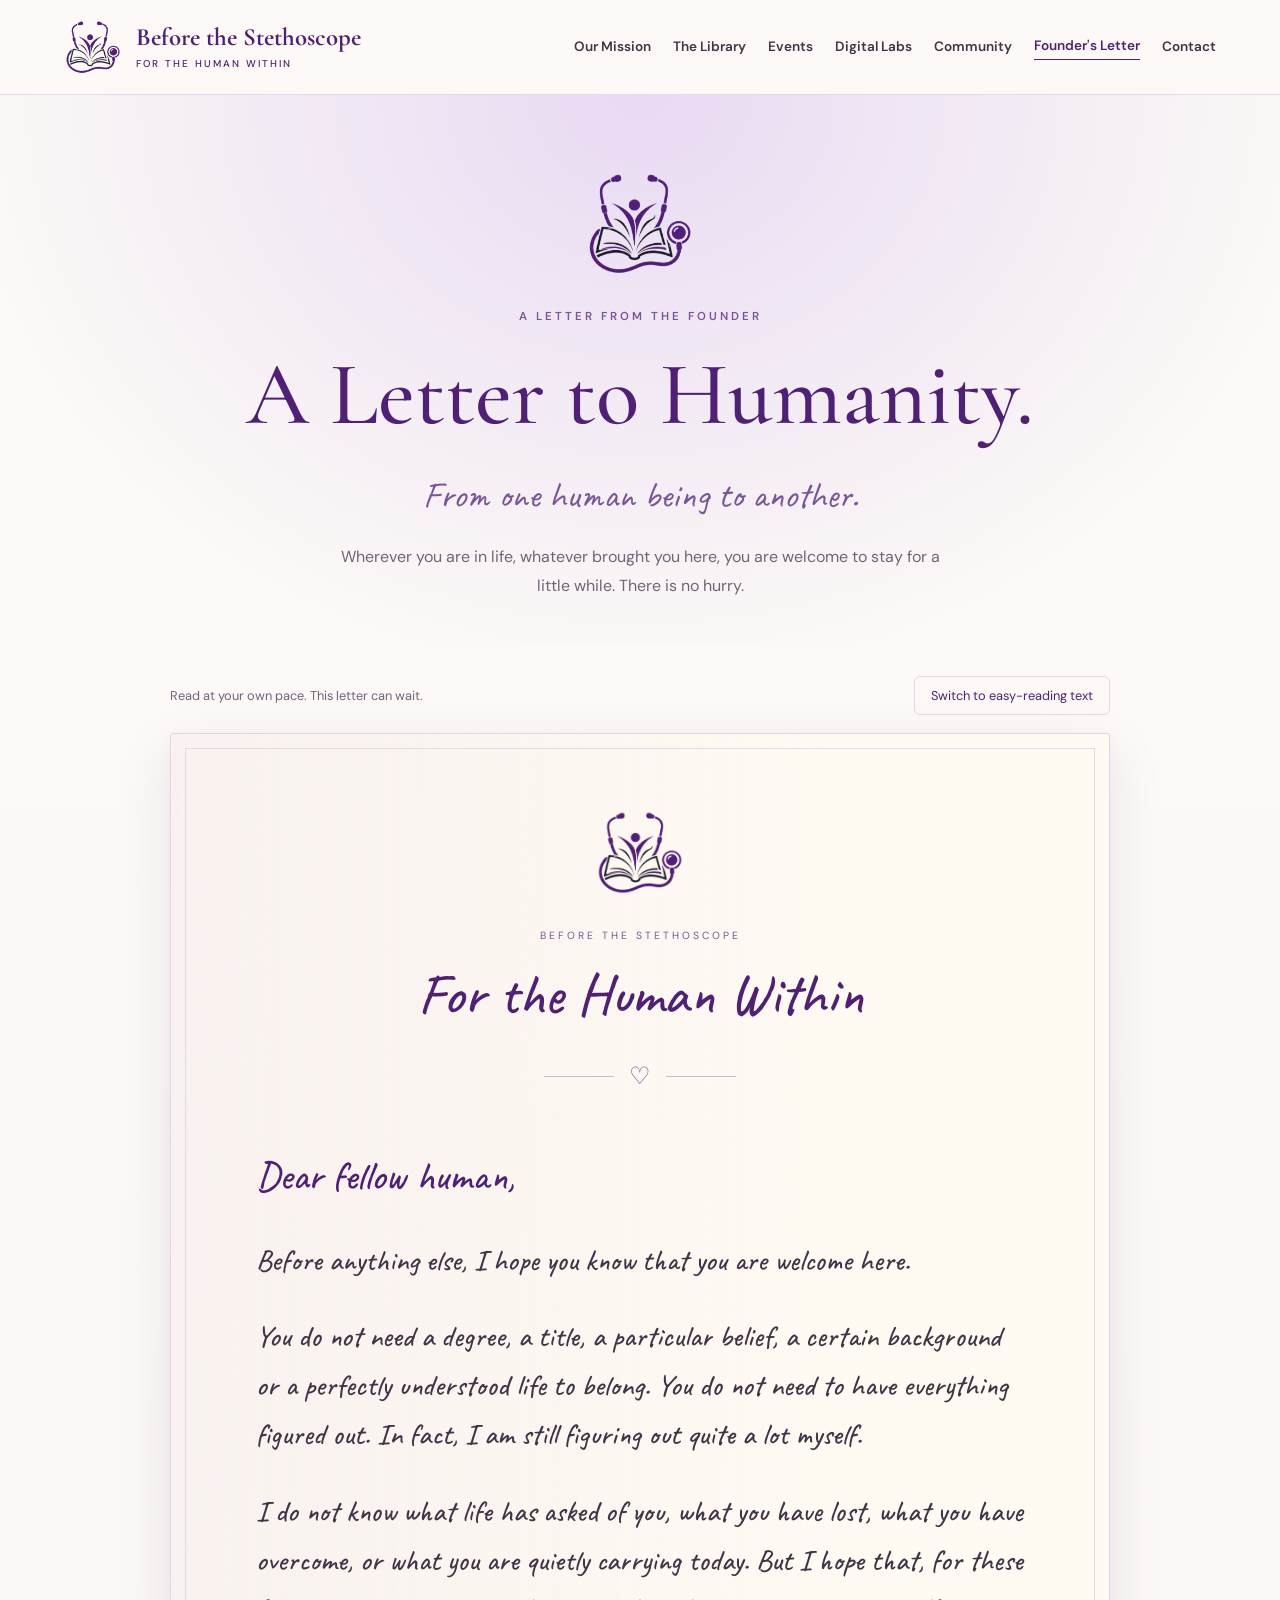
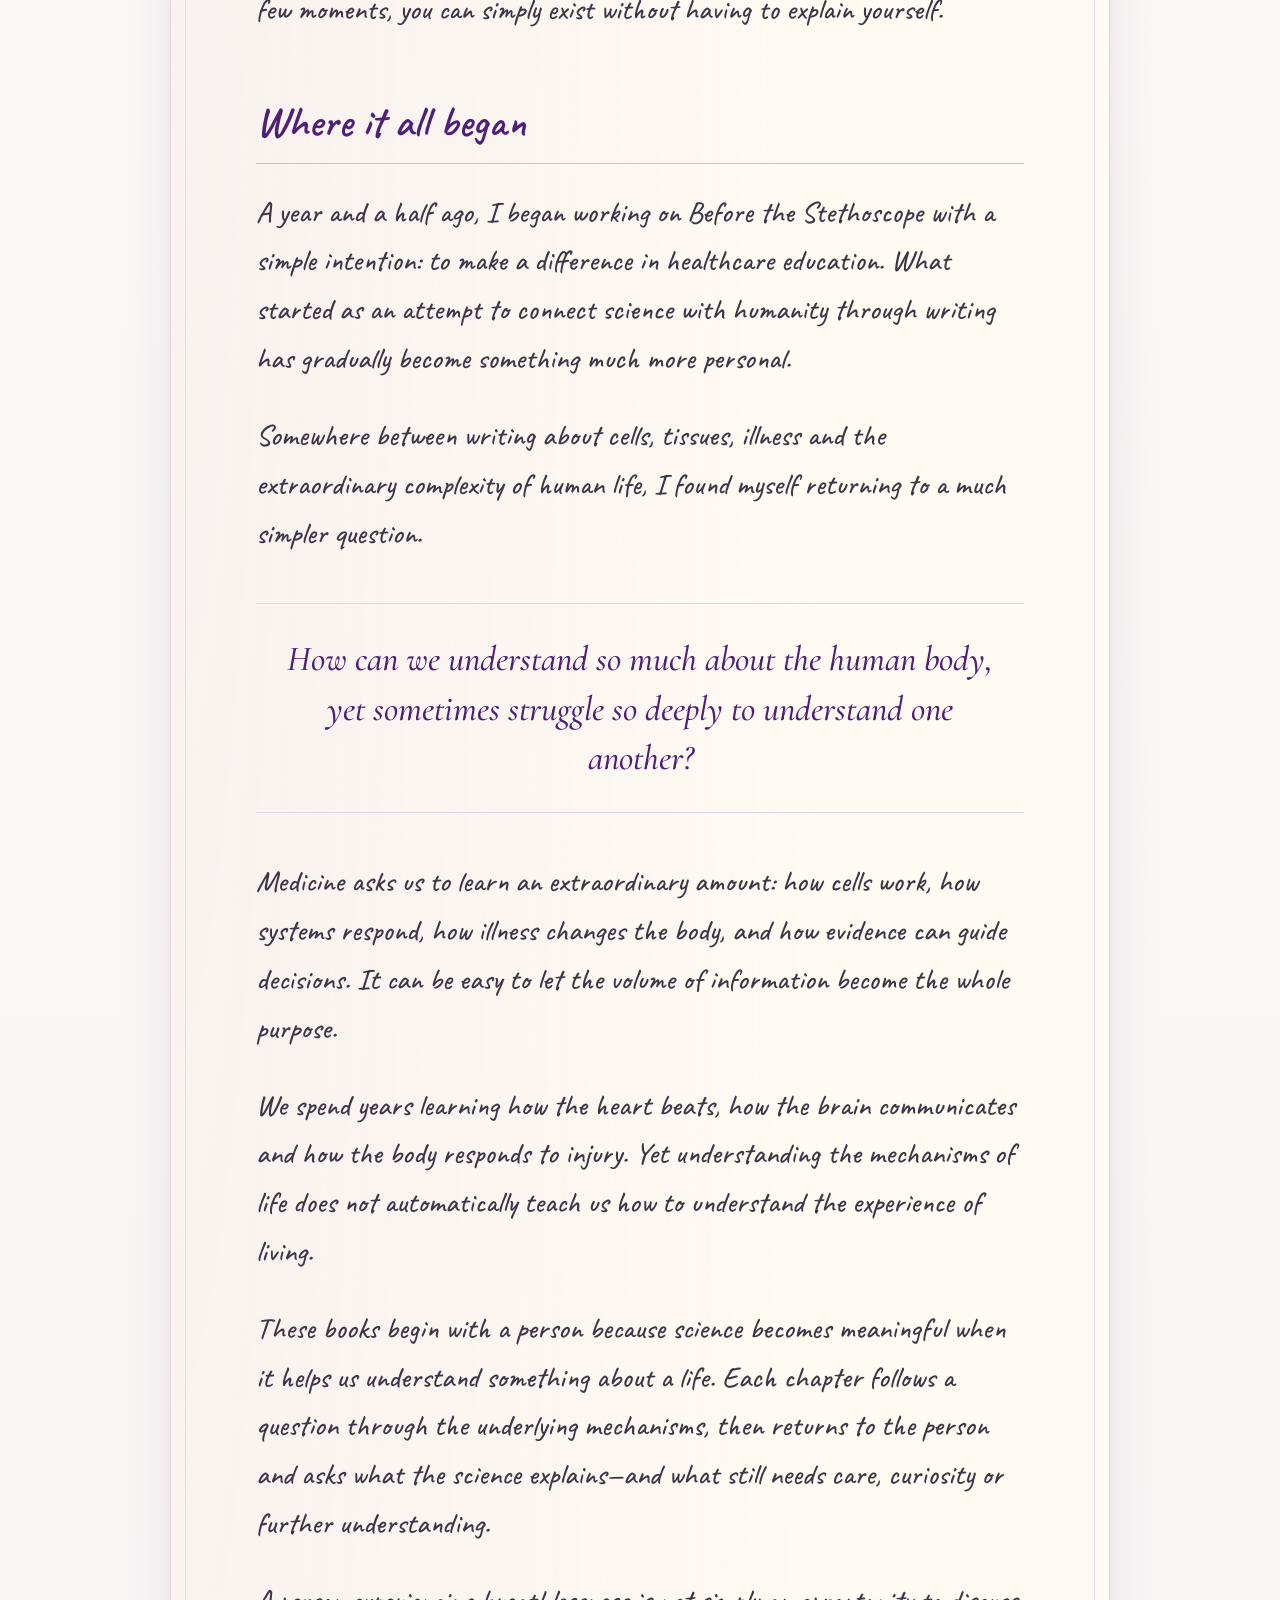
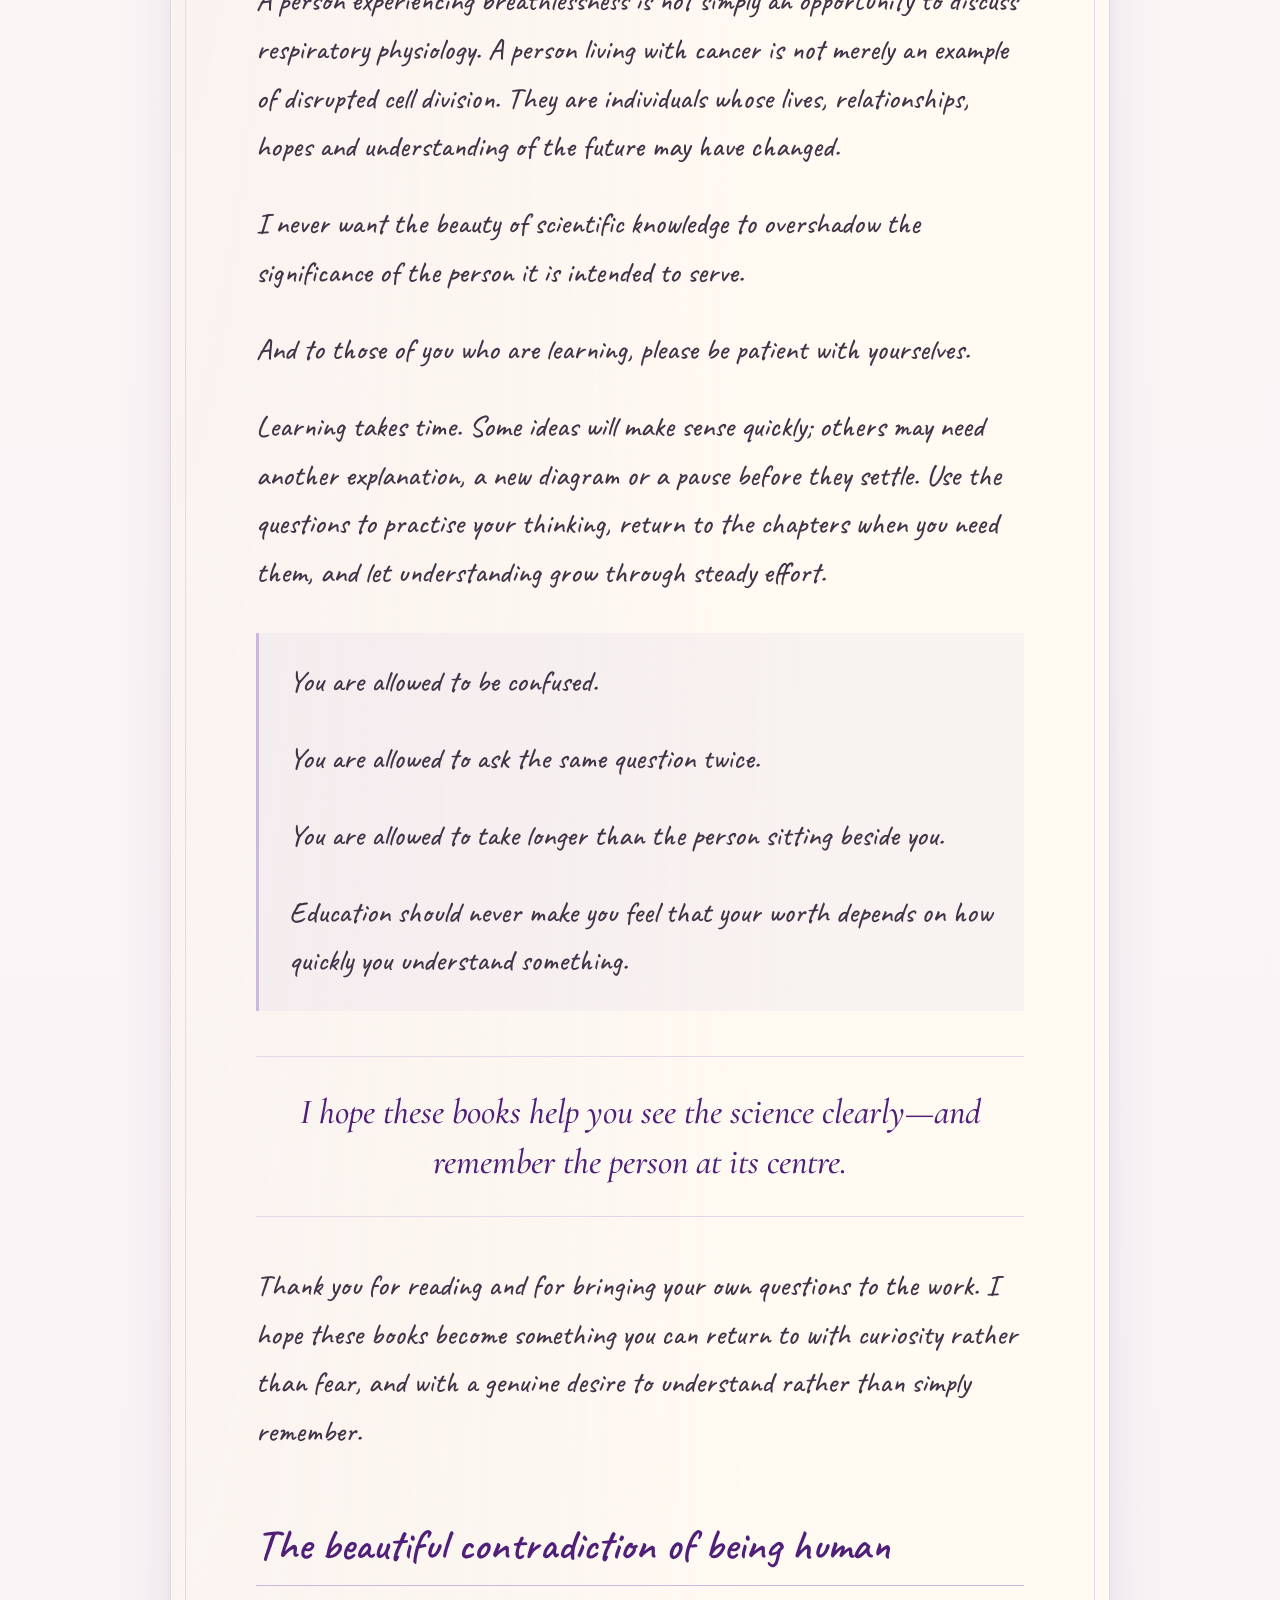
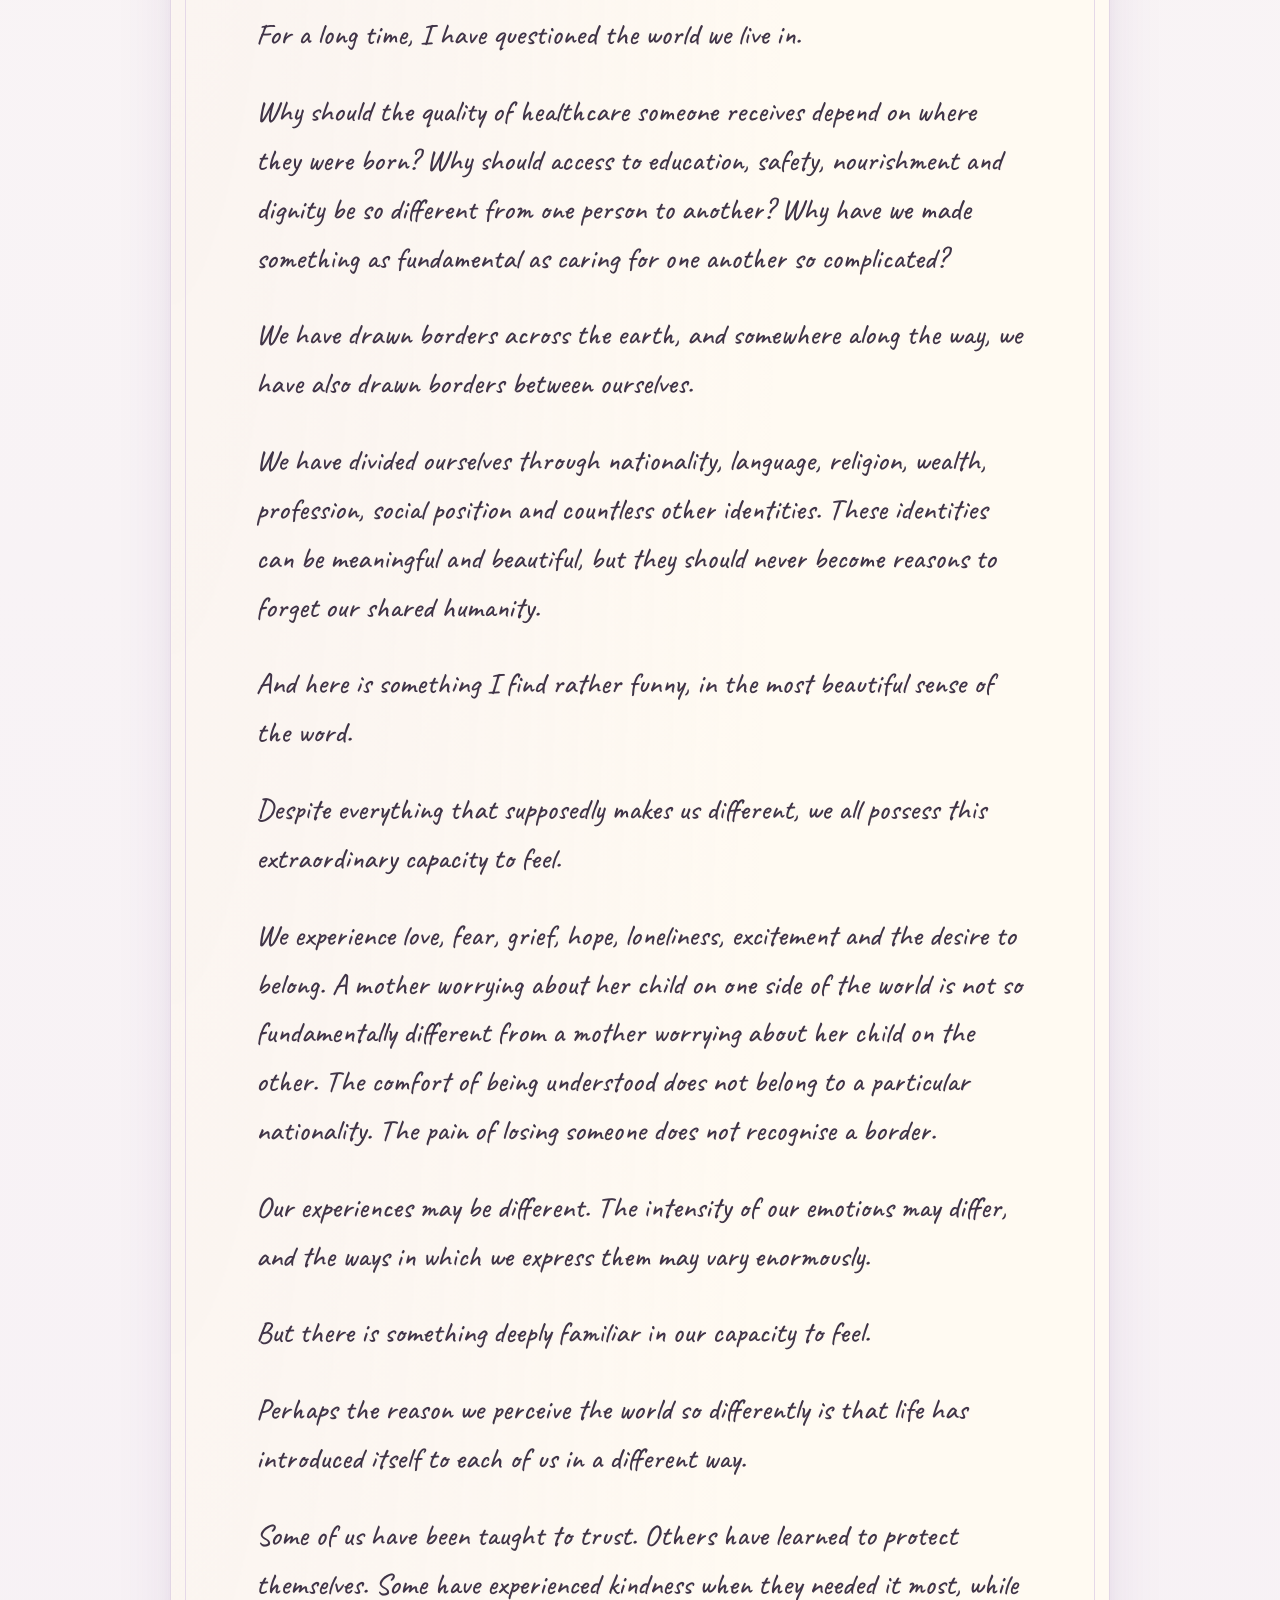
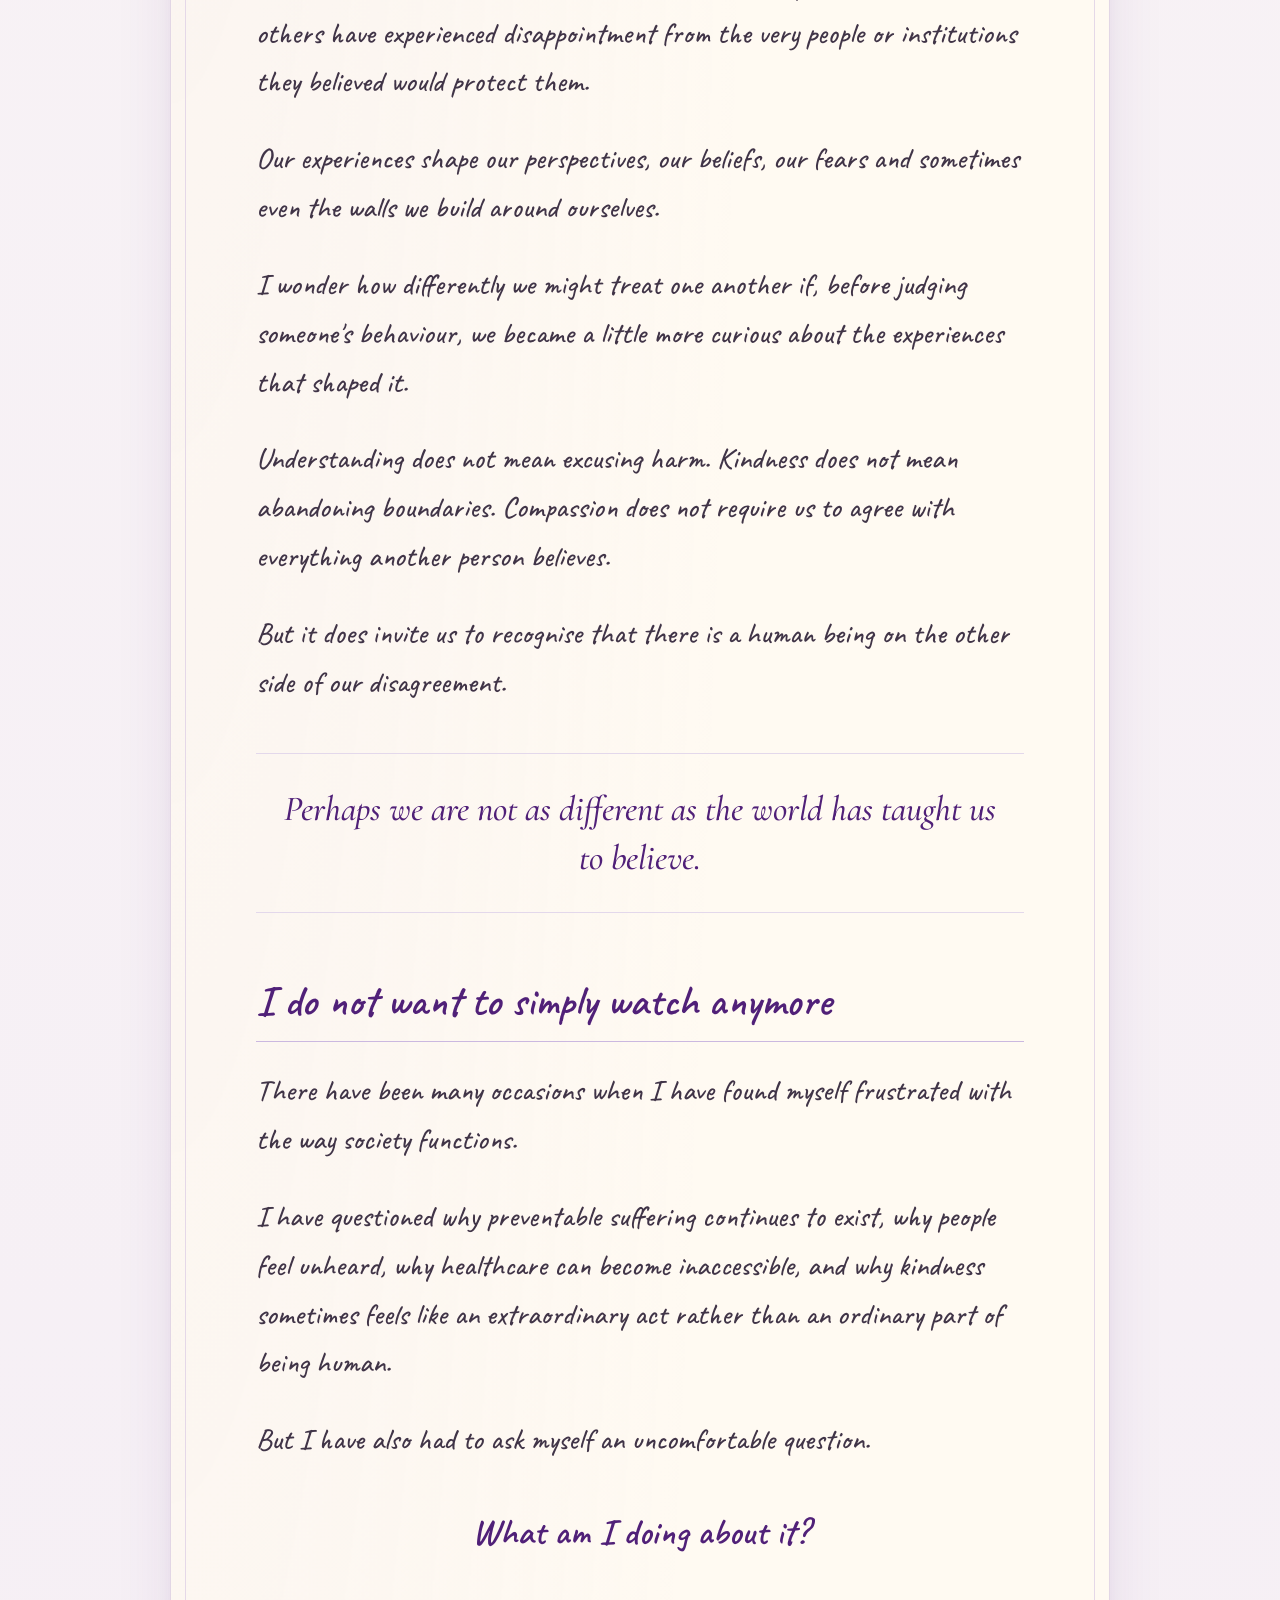
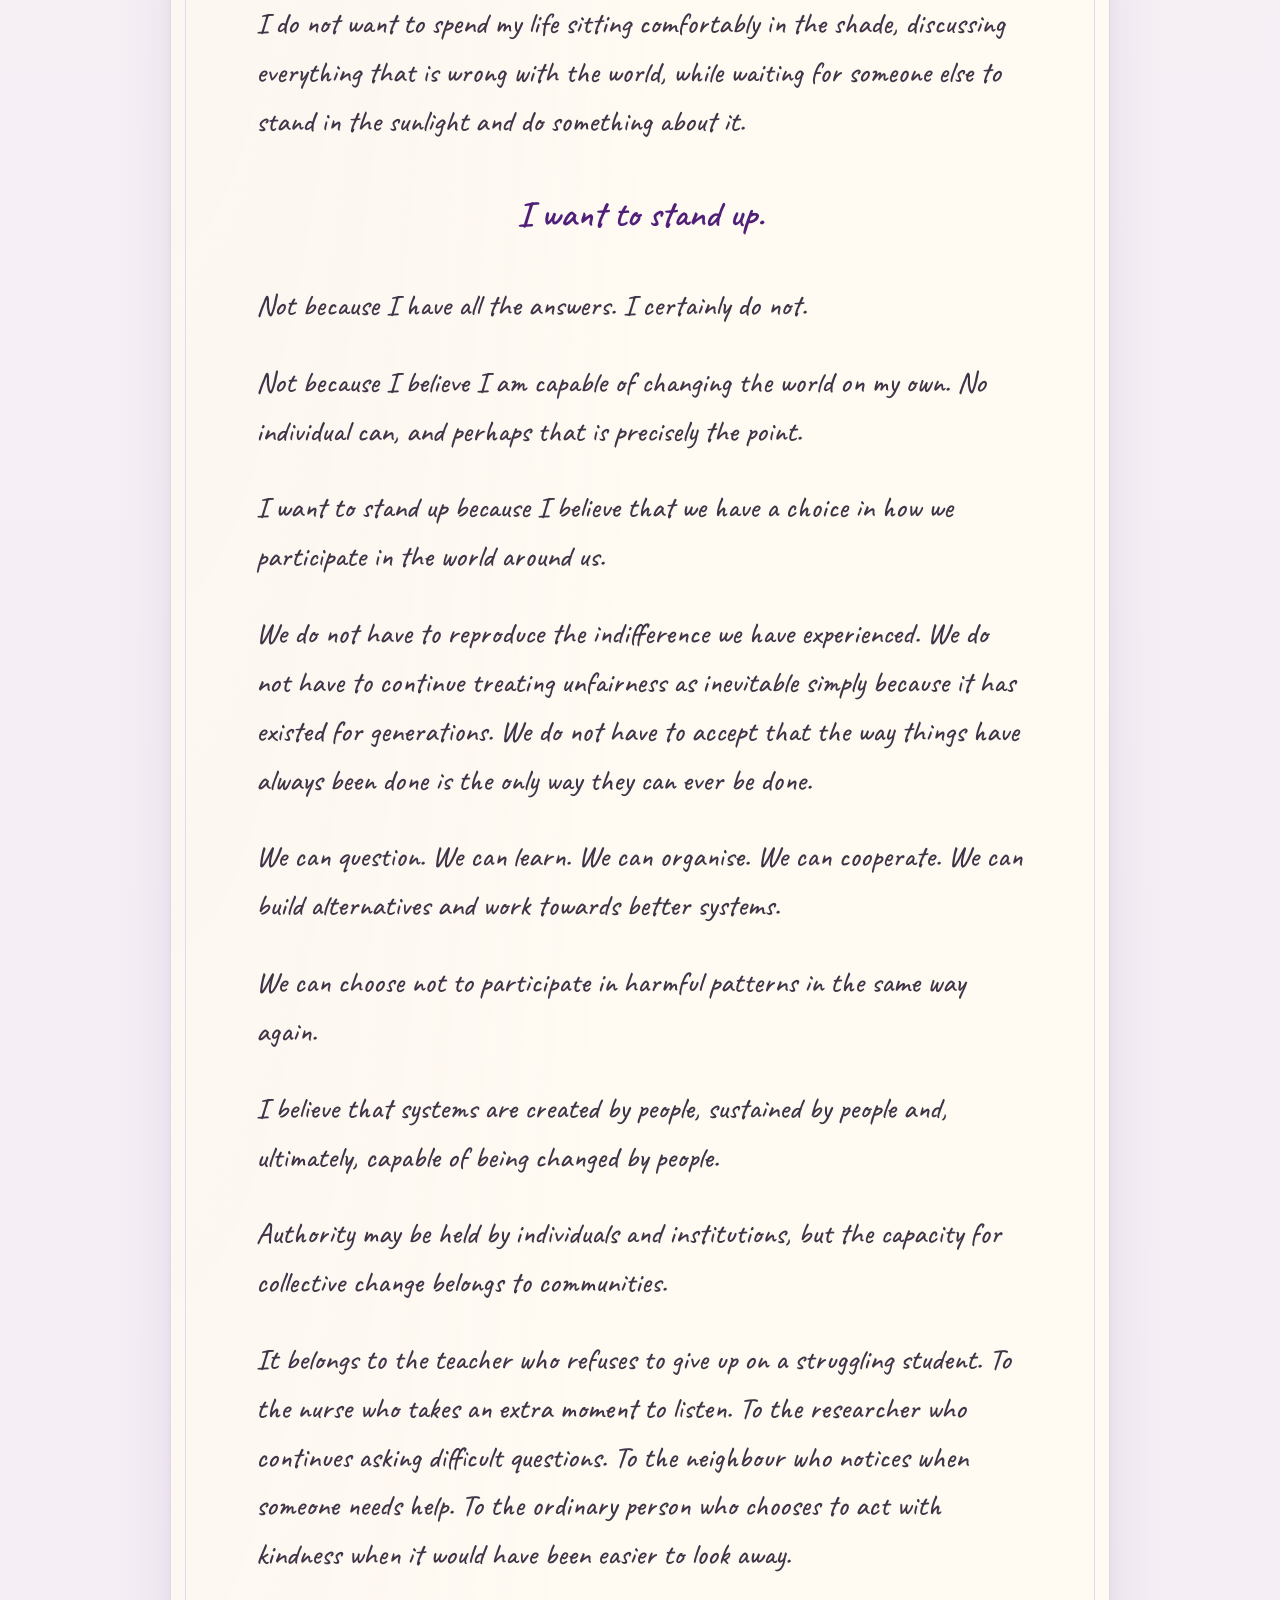
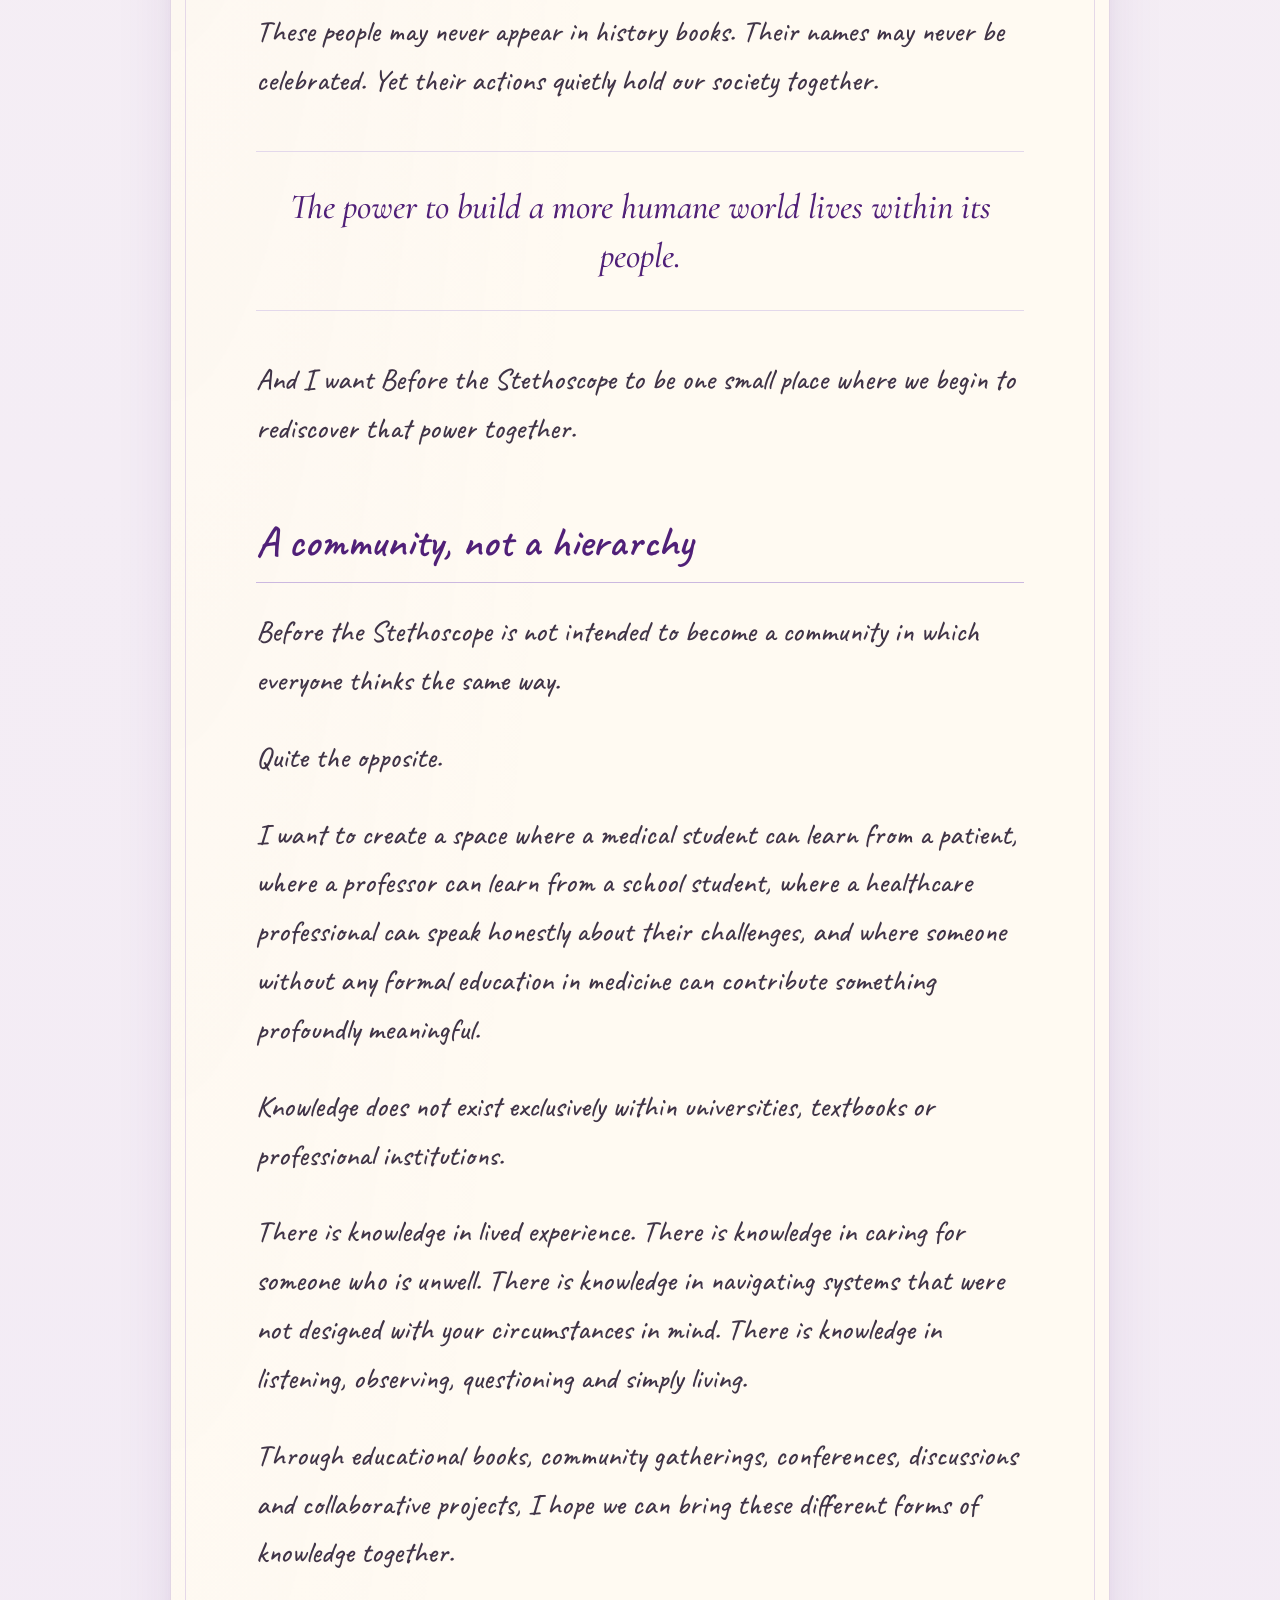
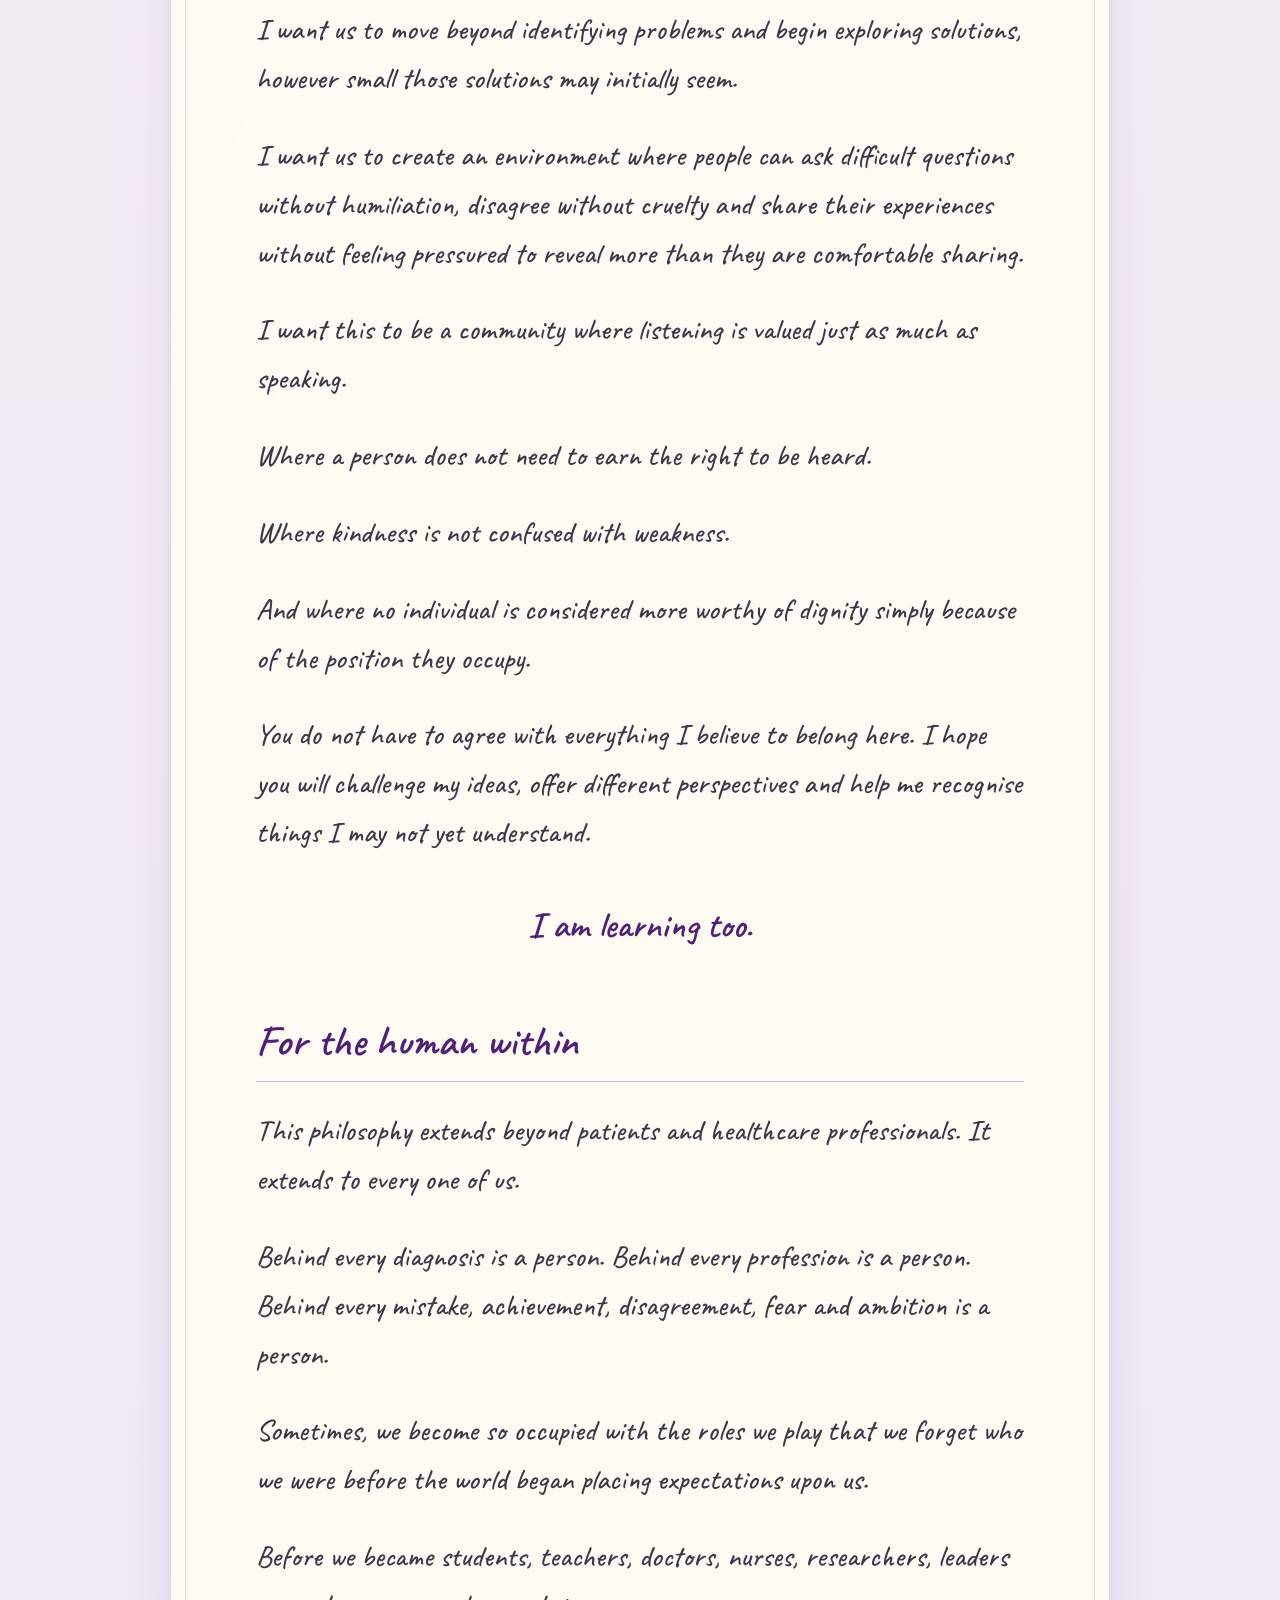
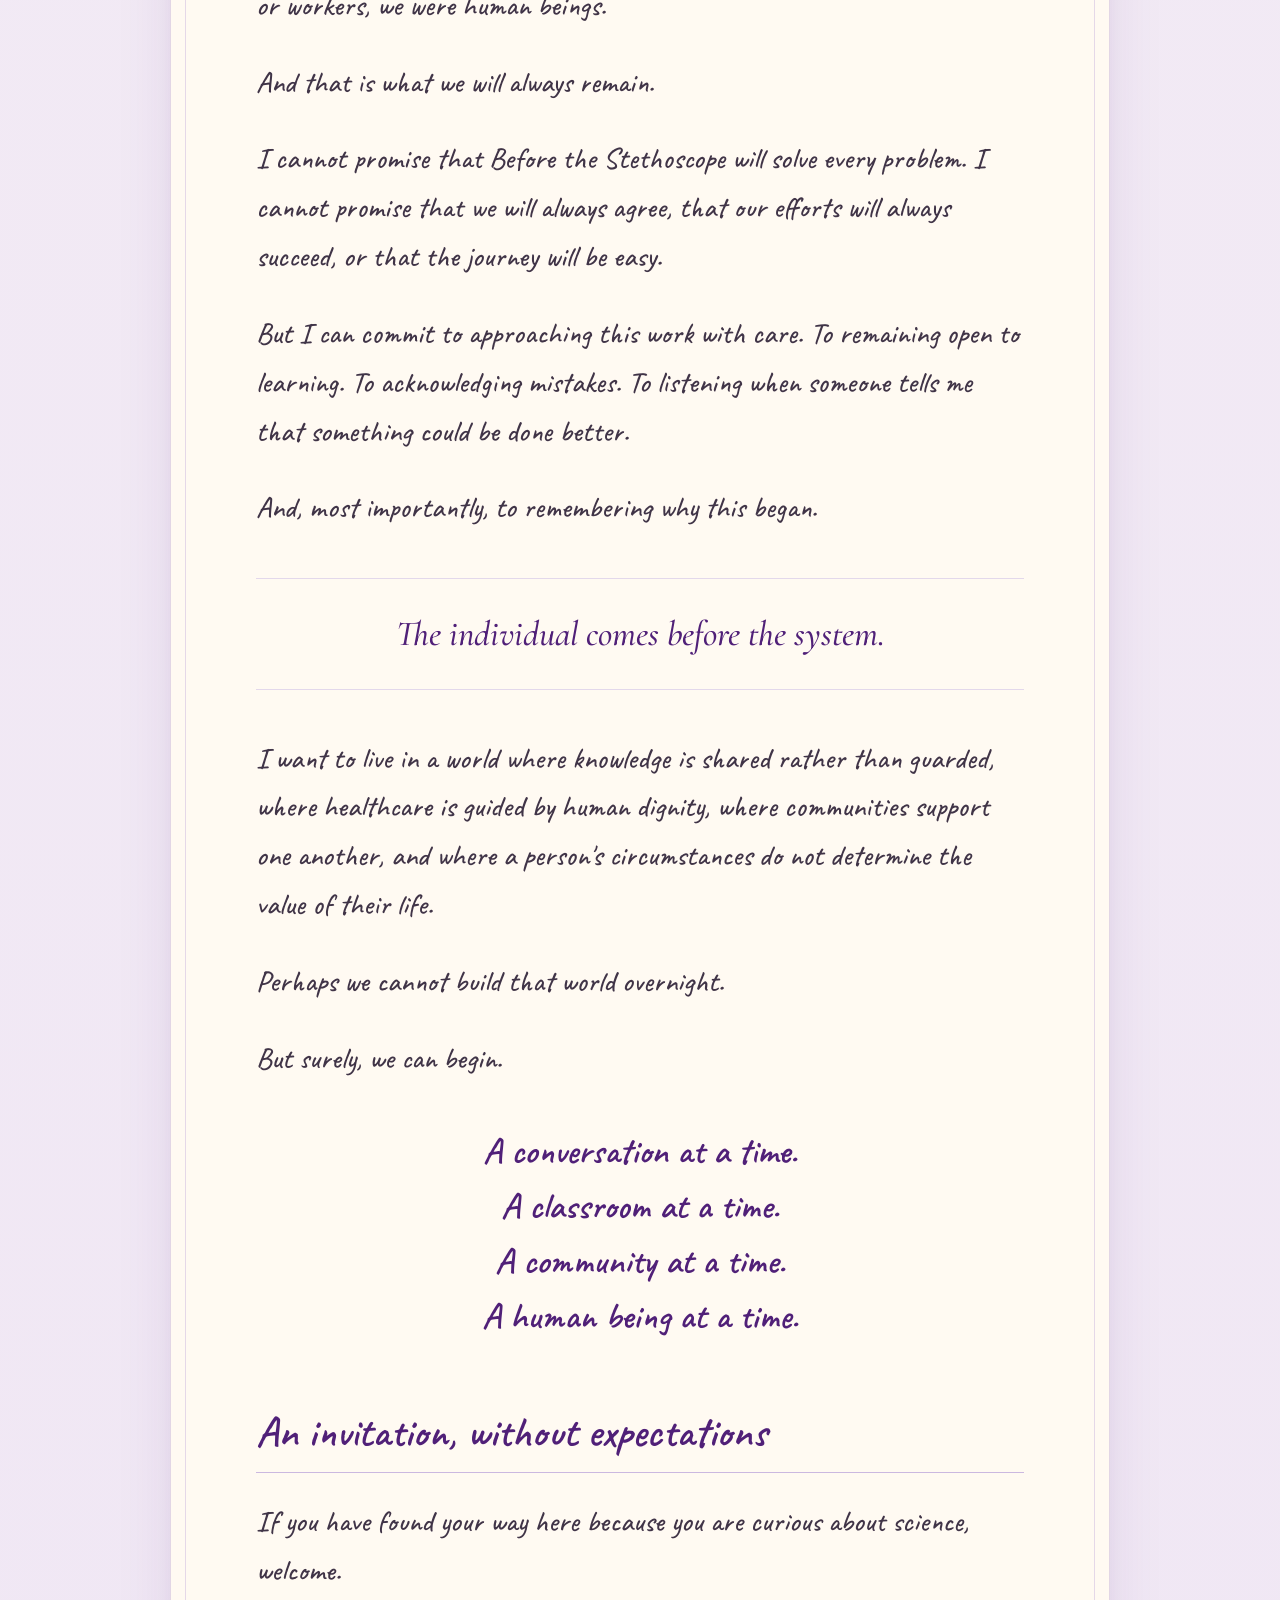
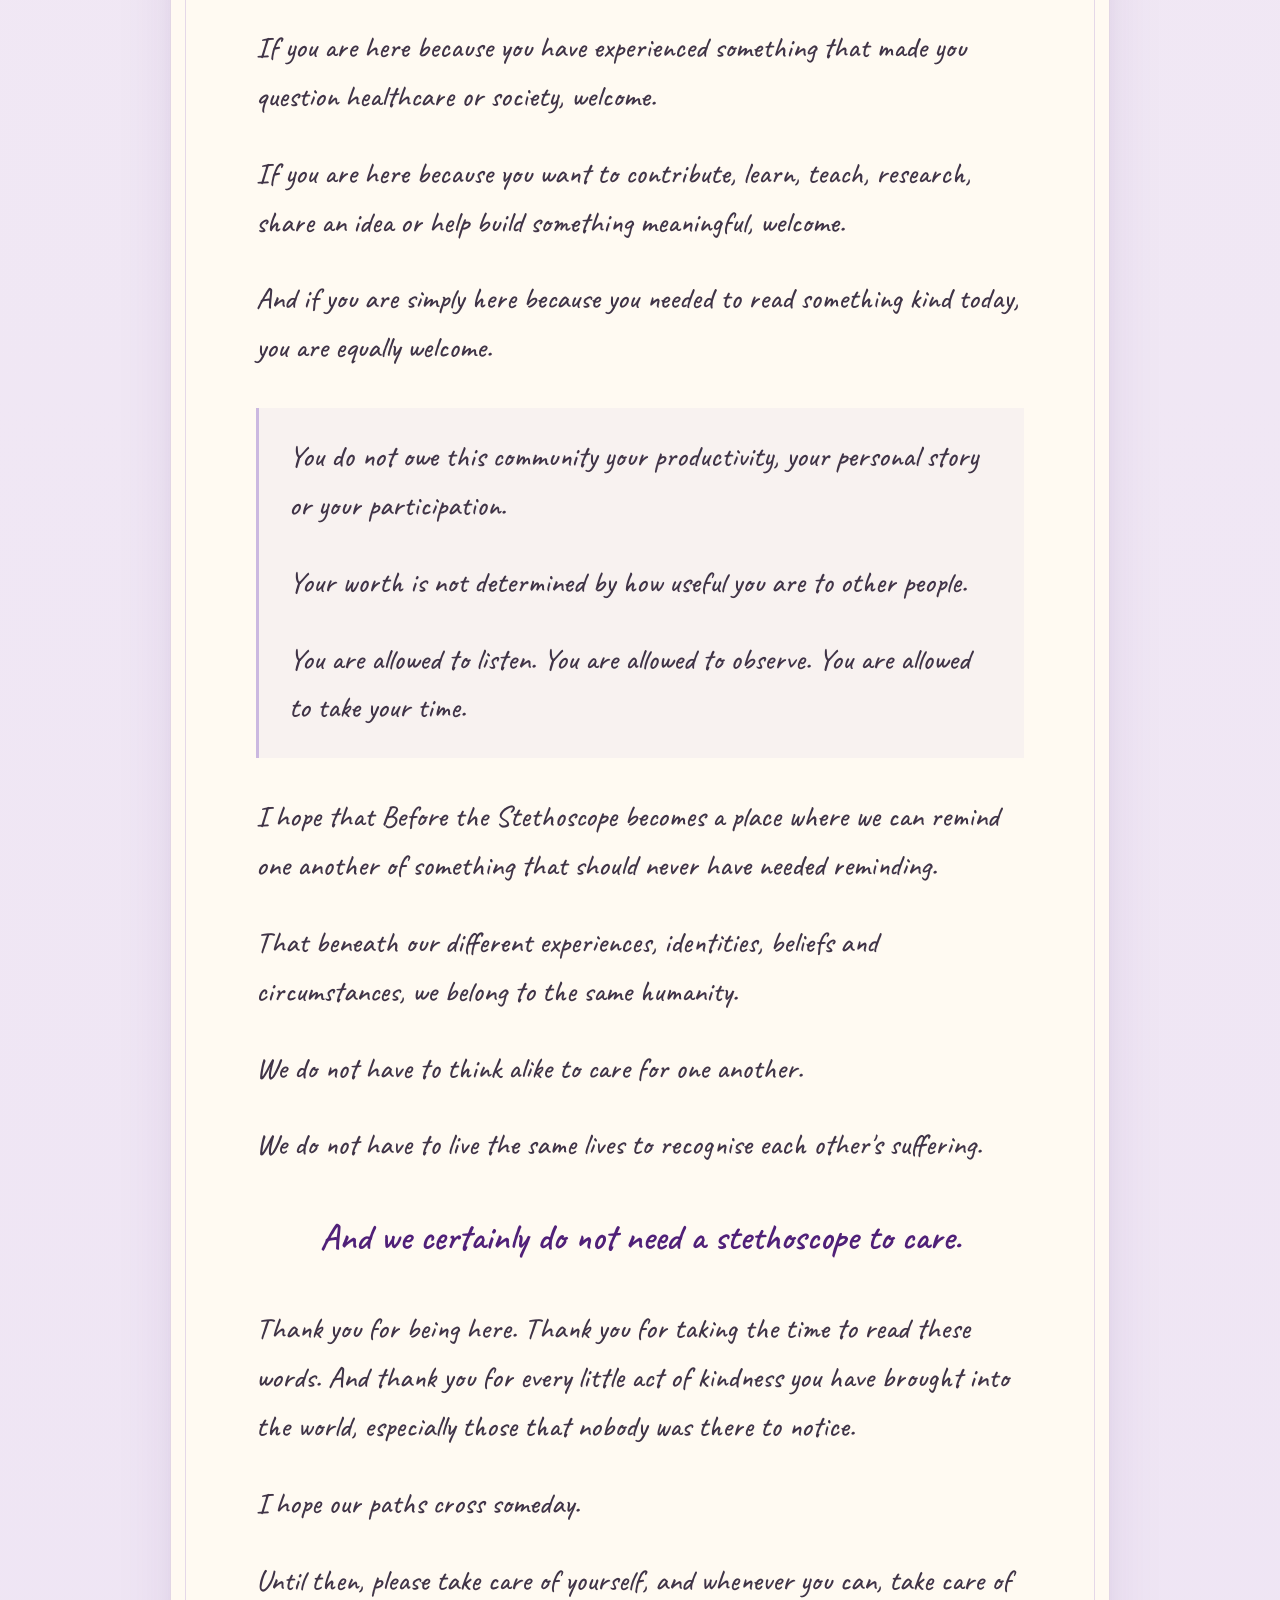
<file: author.html>
<!DOCTYPE html>
<html lang="en-AU">

<head>

    <meta charset="UTF-8">

    <meta name="viewport"
          content="width=device-width, initial-scale=1">

    <meta name="theme-color" content="#502078">

    <meta name="description"
          content="A heartfelt letter from Isha Tiwari, founder of Before the Stethoscope, on science, education, humanity, kindness and the power of community.">

    <title>
        A Letter to Humanity | Before the Stethoscope
    </title>

    <link rel="icon"
          type="image/png"
          href="images/before-the-stethoscope-transparent.png">

    <!-- Google Fonts -->

    <link rel="preconnect"
          href="https://fonts.googleapis.com">

    <link rel="preconnect"
          href="https://fonts.gstatic.com"
          crossorigin>

    <link href="https://fonts.googleapis.com/css2?family=Caveat:wght@400;500;600;700&family=Cormorant+Garamond:ital,wght@0,400;0,500;0,600;0,700;1,400;1,500;1,600&family=DM+Sans:wght@400;500;600;700&display=swap"
          rel="stylesheet">

    <script defer src="analytics.js"></script>

    <style>

        /* =========================================
           BRAND COLOURS AND TYPOGRAPHY
        ========================================= */

        :root {

            --purple: #502078;
            --plum: #79569a;
            --lavender: #cbb8e0;
            --lilac: #f0e8f7;
            --ivory: #fcf9f6;
            --paper: #fffaf2;
            --ink: #403447;
            --muted: #706479;
            --border: #e3d8eb;

            --heading:
                'Cormorant Garamond', Georgia, serif;

            --body:
                'DM Sans', Arial, sans-serif;

            --handwriting:
                'Caveat', Georgia, serif;

        }

        * {
            box-sizing: border-box;
        }

        html {
            scroll-behavior: smooth;
        }

        body {

            margin: 0;
            background: var(--ivory);
            color: var(--ink);
            font-family: var(--body);
            line-height: 1.8;

        }

        a {

            color: var(--purple);
            text-decoration: none;

        }

        a:focus-visible,
        button:focus-visible {

            outline: 3px solid var(--plum);
            outline-offset: 5px;

        }

        img {
            max-width: 100%;
        }

        .container {

            width: min(1200px, 90%);
            margin: auto;

        }

        /* =========================================
           NAVIGATION
        ========================================= */

        header {

            background: var(--ivory);
            border-bottom: 1px solid var(--border);

        }

        .navigation {

            display: flex;
            align-items: center;
            justify-content: space-between;
            gap: 25px;
            padding: 18px 0;

        }

        .brand {

            display: flex;
            align-items: center;
            gap: 14px;

        }

        .brand img {

            width: 58px;
            height: 58px;
            object-fit: contain;

        }

        .brand-name {

            font-family: var(--heading);
            font-size: 1.55rem;
            font-weight: 700;
            color: var(--purple);
            line-height: 1.1;

        }

        .brand-name small {

            display: block;
            font-family: var(--body);
            font-size: 0.62rem;
            font-weight: 500;
            letter-spacing: 2px;
            text-transform: uppercase;
            margin-top: 7px;

        }

        .nav-links {

            display: flex;
            align-items: center;
            gap: 22px;
            flex-wrap: wrap;

        }

        .nav-links a {

            font-size: 0.85rem;
            font-weight: 600;
            color: var(--ink);

        }

        .nav-links a:hover,
        .nav-links a[aria-current="page"] {

            color: var(--purple);

        }

        .nav-links a[aria-current="page"] {

            border-bottom: 1px solid var(--purple);

        }

        /* =========================================
           PAGE INTRODUCTION
        ========================================= */

        .page-intro {

            text-align: center;
            padding: 75px 20px 45px;

            background:
                radial-gradient(
                    ellipse at top,
                    #e8daf3,
                    transparent 75%
                );

        }

        .page-intro img {

            width: 110px;
            margin-bottom: 20px;

        }

        .eyebrow {

            display: block;
            font-family: var(--body);
            font-size: 0.72rem;
            font-weight: 600;
            letter-spacing: 3px;
            text-transform: uppercase;
            color: var(--plum);
            margin-bottom: 20px;

        }

        .page-intro h1 {

            font-family: var(--heading);
            font-weight: 500;
            font-size: clamp(3.5rem, 7vw, 6rem);
            color: var(--purple);
            line-height: 1.05;
            margin: 0 0 20px;

        }

        .subtitle {

            font-family: var(--handwriting);
            font-size: 2.3rem;
            color: var(--plum);
            margin: 0 0 15px;

        }

        .welcome {

            max-width: 600px;
            margin: auto;
            color: var(--muted);
            font-size: 1rem;

        }

        /* =========================================
           LETTER PAPER
        ========================================= */

        .letter-section {

            padding: 30px 20px 90px;

            background:
                linear-gradient(
                    180deg,
                    var(--ivory),
                    #eee4f4
                );

        }

        .letter-paper {

            position: relative;

            max-width: 940px;
            margin: auto;
            padding: 75px 85px;

            background-color: var(--paper);

            background-image:
                radial-gradient(
                    ellipse at top left,
                    rgba(203, 184, 224, 0.13),
                    transparent 50%
                );

            border: 1px solid #e2d6e5;
            border-radius: 3px;

            box-shadow:
                0 5px 15px rgba(80, 32, 120, 0.04),
                0 20px 60px rgba(80, 32, 120, 0.09);

        }

        .letter-paper::before {

            content: "";
            position: absolute;
            inset: 14px;
            border: 1px solid #e5d8e8;
            pointer-events: none;

        }

        /* =========================================
           LETTERHEAD
        ========================================= */

        .letter-heading {

            text-align: center;
            margin-bottom: 45px;

        }

        .letter-heading img {

            width: 90px;
            margin-bottom: 10px;

        }

        .letter-heading p {

            font-family: var(--body);
            font-size: 0.65rem;
            letter-spacing: 3px;
            text-transform: uppercase;
            color: var(--plum);

        }

        .letter-heading h2 {

            font-family: var(--handwriting);
            font-size: 3.6rem;
            font-weight: 500;
            color: var(--purple);
            margin: 15px 0;
            line-height: 1.2;

        }

        .ornament {

            display: flex;
            align-items: center;
            justify-content: center;
            gap: 15px;
            margin: 25px auto;
            color: var(--plum);
            font-size: 1.5rem;

        }

        .ornament::before,
        .ornament::after {

            content: "";
            width: 70px;
            height: 1px;
            background: var(--lavender);

        }

        /* =========================================
           HANDWRITTEN LETTER
        ========================================= */

        .letter-content {

            font-family: var(--handwriting);
            font-size: 1.85rem;
            font-weight: 500;
            line-height: 1.65;
            color: var(--ink);

        }

        .letter-content p {

            margin: 0 0 28px;

        }

        .letter-content strong {

            color: var(--purple);
            font-weight: 700;

        }

        .salutation {

            font-size: 2.5rem;
            color: var(--purple);

        }

        .letter-content h3 {

            font-family: var(--handwriting);
            font-size: 2.7rem;
            font-weight: 600;
            color: var(--purple);

            margin: 60px 0 25px;
            padding-bottom: 12px;

            border-bottom: 1px solid var(--lavender);

            line-height: 1.3;

        }

        .letter-content blockquote {

            font-family: var(--heading);
            font-size: 2.2rem;
            font-style: italic;
            font-weight: 500;
            line-height: 1.4;

            color: var(--purple);
            text-align: center;

            margin: 45px 0;
            padding: 30px 15px;

            border-top: 1px solid var(--border);
            border-bottom: 1px solid var(--border);

        }

        .personal-reflection {

            font-family: var(--handwriting);
            font-size: 2.3rem;
            font-weight: 600;
            color: var(--purple);
            text-align: center;
            line-height: 1.5;

            margin: 40px 0 !important;

        }

        .gentle-reminder {

            padding: 25px 30px;
            margin: 35px 0;

            background: rgba(203, 184, 224, 0.13);

            border-left: 3px solid var(--lavender);

        }

        .gentle-reminder p:last-child {

            margin-bottom: 0;

        }

        /* =========================================
           FOUNDER'S SIGNATURE
        ========================================= */

        .letter-signoff {

            margin-top: 55px;

        }

        .with-love {

            font-family: var(--handwriting);
            font-size: 2.1rem;
            color: var(--ink);
            margin-bottom: 10px;

        }

        .signature-image {

            display: block;

            width: 350px;
            max-width: 90%;
            height: auto;

            mix-blend-mode: multiply;

            margin: 10px 0 15px;

        }

        .founder-name {

            font-family: var(--heading);
            font-size: 1.9rem;
            font-weight: 600;
            color: var(--purple);
            margin: 0;

        }

        .founder-role {

            font-family: var(--body);
            font-size: 0.85rem;
            color: var(--muted);
            margin: 4px 0;

        }

        .postscript {

            border-top: 1px solid var(--border);
            padding-top: 30px;
            margin-top: 45px;

            font-family: var(--handwriting);
            font-size: 1.8rem;
            color: var(--plum);

        }

        .postscript p {

            margin: 0 0 15px;

        }

        /* =========================================
           ACCESSIBLE READING MODE
        ========================================= */

        .reading-tools {

            max-width: 940px;
            margin: 0 auto 18px;

            display: flex;
            align-items: center;
            justify-content: space-between;
            flex-wrap: wrap;
            gap: 12px;

        }

        .reading-note {

            font-size: 0.8rem;
            color: var(--muted);

        }

        .reading-button {

            border: 1px solid var(--border);
            border-radius: 6px;

            background: var(--ivory);
            color: var(--purple);

            padding: 10px 16px;

            font-family: var(--body);
            font-size: 0.8rem;

            cursor: pointer;

        }

        .reading-button:hover {

            background: var(--lilac);

        }

        .letter-paper.plain-reading .letter-content {

            font-family: var(--body);
            font-size: 1.08rem;
            font-weight: 400;
            line-height: 1.95;

        }

        .letter-paper.plain-reading .letter-content h3 {

            font-family: var(--heading);
            font-size: 2rem;

        }

        .letter-paper.plain-reading .personal-reflection {

            font-family: var(--heading);
            font-size: 1.9rem;

        }

        .letter-paper.plain-reading .salutation,
        .letter-paper.plain-reading .postscript,
        .letter-paper.plain-reading .with-love {

            font-family: var(--body);
            font-size: 1.1rem;

        }

        /* =========================================
           COMMUNITY INVITATION
        ========================================= */

        .community-invitation {

            text-align: center;
            padding: 80px 20px;
            background: var(--lilac);

        }

        .community-invitation h2 {

            font-family: var(--heading);
            font-size: clamp(2.5rem, 5vw, 4rem);
            font-weight: 500;
            color: var(--purple);
            line-height: 1.15;

            margin: 0 0 20px;

        }

        .community-invitation p {

            max-width: 700px;
            margin: 0 auto 25px;
            color: var(--muted);

        }

        .community-invitation .handwritten {

            font-family: var(--handwriting);
            font-size: 2.3rem;
            color: var(--purple);

        }

        .button-group {

            display: flex;
            justify-content: center;
            flex-wrap: wrap;
            gap: 15px;
            margin-top: 30px;

        }

        .button {

            display: inline-block;
            padding: 13px 25px;

            border-radius: 6px;
            background: var(--purple);
            color: white;

            border: 1px solid var(--purple);

            font-size: 0.85rem;
            font-weight: 600;

        }

        .button-outline {

            background: transparent;
            color: var(--purple);

        }

        .button:hover {

            background: var(--plum);
            color: white;

        }

        /* =========================================
           FOOTER
        ========================================= */

        footer {

            padding: 45px 20px;
            text-align: center;

            background: var(--ivory);

            border-top: 1px solid var(--border);

        }

        footer img {

            width: 70px;

        }

        footer h3 {

            font-family: var(--heading);
            font-size: 1.9rem;
            font-weight: 600;
            color: var(--purple);

            margin: 10px 0;

        }

        footer p {

            font-size: 0.85rem;
            color: var(--muted);

        }

        .footer-links {

            display: flex;
            justify-content: center;
            flex-wrap: wrap;
            gap: 20px;

            margin: 20px 0;
            font-size: 0.85rem;

        }

        /* =========================================
           MOBILE RESPONSIVENESS
        ========================================= */

        @media (max-width: 1000px) {

            .navigation {

                flex-direction: column;

            }

            .nav-links {

                justify-content: center;
                gap: 15px;

            }

            .letter-paper {

                padding: 55px 45px;

            }

        }

        @media (max-width: 600px) {

            .page-intro {

                padding: 50px 20px 30px;

            }

            .page-intro img {

                width: 85px;

            }

            .subtitle {

                font-size: 1.9rem;

            }

            .letter-section {

                padding: 20px 12px 50px;

            }

            .letter-paper {

                padding: 40px 25px;

            }

            .letter-paper::before {

                inset: 7px;

            }

            .letter-content {

                font-size: 1.55rem;
                line-height: 1.6;

            }

            .letter-heading h2 {

                font-size: 2.7rem;

            }

            .letter-content h3 {

                font-size: 2.1rem;
                margin-top: 40px;

            }

            .letter-content blockquote {

                font-size: 1.65rem;
                padding: 20px 5px;

            }

            .personal-reflection {

                font-size: 1.85rem;

            }

            .salutation {

                font-size: 2rem;

            }

            .signature-image {

                width: 270px;

            }

            .postscript {

                font-size: 1.5rem;

            }

            .gentle-reminder {

                padding: 18px;

            }

            .community-invitation {

                padding: 55px 20px;

            }

            .reading-tools {

                justify-content: center;
                text-align: center;

            }

        }

        @media (prefers-reduced-motion: reduce) {

            html {

                scroll-behavior: auto;

            }

        }

        /* =========================================
           PRINTING THE LETTER
        ========================================= */

        @media print {

            header,
            .page-intro,
            .reading-tools,
            .community-invitation,
            footer {

                display: none;

            }

            body,
            .letter-section {

                background: white;

            }

            .letter-section {

                padding: 0;

            }

            .letter-paper {

                box-shadow: none;
                border: none;
                max-width: 100%;
                padding: 20px;

            }

            .letter-paper::before {

                display: none;

            }

            .letter-content {

                font-family: Georgia, serif;
                font-size: 12pt;
                line-height: 1.7;

            }

            .letter-content h3 {

                font-size: 18pt;
                break-after: avoid;

            }

            .letter-content blockquote {

                font-size: 16pt;
                break-inside: avoid;

            }

            .letter-signoff {

                break-inside: avoid;

            }

        }

    </style>

</head>

<body>

    <!-- =========================================
         NAVIGATION
    ========================================= -->

    <header>

        <nav class="container navigation"
             aria-label="Main navigation">

            <a href="index.html" class="brand">

                <img
                    src="images/before-the-stethoscope-transparent.png"
                    alt=""
                >

                <div class="brand-name">

                    Before the Stethoscope

                    <small>
                        For the Human Within
                    </small>

                </div>

            </a>

            <div class="nav-links">

                <a href="index.html#mission">
                    Our Mission
                </a>

                <a href="index.html#books">
                    The Library
                </a>

                <a href="index.html#events">
                    Events
                </a>

                <a href="digital-lab.html">
                    Digital Labs
                </a>

                <a href="index.html#community">
                    Community
                </a>

                <a href="author.html"
                   aria-current="page">
                    Founder's Letter
                </a>

                <a href="index.html#contact">
                    Contact
                </a>

            </div>

        </nav>

    </header>

    <main>

        <!-- =====================================
             PAGE INTRODUCTION
        ===================================== -->

        <section class="page-intro">

            <img
                src="images/before-the-stethoscope-transparent.png"
                alt="Before the Stethoscope original emblem"
            >

            <span class="eyebrow">

                A Letter from the Founder

            </span>

            <h1>

                A Letter to Humanity.

            </h1>

            <p class="subtitle">

                From one human being to another.

            </p>

            <p class="welcome">

                Wherever you are in life,
                whatever brought you here,
                you are welcome to stay for a little while.

                There is no hurry.

            </p>

        </section>

        <!-- =====================================
             THE LETTER
        ===================================== -->

        <section class="letter-section">

            <div class="reading-tools">

                <span class="reading-note">

                    Read at your own pace. This letter can wait.

                </span>

                <button
                    class="reading-button"
                    id="reading-toggle"
                    type="button"
                    aria-pressed="false">

                    Switch to easy-reading text

                </button>

            </div>

            <article class="letter-paper" id="letter">

                <div class="letter-heading">

                    <img
                        src="images/before-the-stethoscope-transparent.png"
                        alt=""
                    >

                    <p>

                        Before the Stethoscope

                    </p>

                    <h2>

                        For the Human Within

                    </h2>

                    <div class="ornament"
                         aria-hidden="true">

                        &#9825;

                    </div>

                </div>

                <div class="letter-content">

                    <!-- =========================
                         WELCOME
                    ========================== -->

                    <p class="salutation">

                        Dear fellow human,

                    </p>

                    <p>

                        Before anything else, I hope you know
                        that you are welcome here.

                    </p>

                    <p>

                        You do not need a degree, a title,
                        a particular belief, a certain background
                        or a perfectly understood life to belong.

                        You do not need to have everything
                        figured out.

                        In fact, I am still figuring out
                        quite a lot myself.

                    </p>

                    <p>

                        I do not know what life has asked of you,
                        what you have lost, what you have overcome,
                        or what you are quietly carrying today.

                        But I hope that, for these few moments,
                        you can simply exist without having
                        to explain yourself.

                    </p>

                    <!-- =========================
                         THE ORIGIN OF THE BOOKS
                    ========================== -->

                    <h3>

                        Where it all began

                    </h3>

                    <p>

                        A year and a half ago, I began working
                        on Before the Stethoscope with a simple
                        intention: to make a difference in
                        healthcare education.

                        What started as an attempt to connect
                        science with humanity through writing
                        has gradually become something much
                        more personal.

                    </p>

                    <p>

                        Somewhere between writing about cells,
                        tissues, illness and the extraordinary
                        complexity of human life, I found myself
                        returning to a much simpler question.

                    </p>

                    <blockquote>

                        How can we understand so much about
                        the human body, yet sometimes struggle
                        so deeply to understand one another?

                    </blockquote>

                    <p>

                        Medicine asks us to learn an extraordinary
                        amount: how cells work, how systems respond,
                        how illness changes the body, and how
                        evidence can guide decisions.

                        It can be easy to let the volume of
                        information become the whole purpose.

                    </p>

                    <p>

                        We spend years learning how the heart beats,
                        how the brain communicates and how the body
                        responds to injury.

                        Yet understanding the mechanisms of life
                        does not automatically teach us how to
                        understand the experience of living.

                    </p>

                    <p>

                        These books begin with a person because
                        science becomes meaningful when it helps
                        us understand something about a life.

                        Each chapter follows a question through
                        the underlying mechanisms, then returns
                        to the person and asks what the science
                        explains—and what still needs care,
                        curiosity or further understanding.

                    </p>

                    <p>

                        A person experiencing breathlessness is
                        not simply an opportunity to discuss
                        respiratory physiology.

                        A person living with cancer is not merely
                        an example of disrupted cell division.

                        They are individuals whose lives,
                        relationships, hopes and understanding
                        of the future may have changed.

                    </p>

                    <p>

                        I never want the beauty of scientific
                        knowledge to overshadow the significance
                        of the person it is intended to serve.

                    </p>

                    <p>

                        And to those of you who are learning,
                        please be patient with yourselves.

                    </p>

                    <p>

                        Learning takes time. Some ideas will make
                        sense quickly; others may need another
                        explanation, a new diagram or a pause
                        before they settle.

                        Use the questions to practise your thinking,
                        return to the chapters when you need them,
                        and let understanding grow through
                        steady effort.

                    </p>

                    <div class="gentle-reminder">

                        <p>

                            You are allowed to be confused.

                        </p>

                        <p>

                            You are allowed to ask the same
                            question twice.

                        </p>

                        <p>

                            You are allowed to take longer than
                            the person sitting beside you.

                        </p>

                        <p>

                            Education should never make you feel
                            that your worth depends on how quickly
                            you understand something.

                        </p>

                    </div>

                    <blockquote>

                        I hope these books help you see the
                        science clearly—and remember the
                        person at its centre.

                    </blockquote>

                    <p>

                        Thank you for reading and for bringing
                        your own questions to the work.

                        I hope these books become something
                        you can return to with curiosity rather
                        than fear, and with a genuine desire
                        to understand rather than simply remember.

                    </p>

                    <!-- =========================
                         SHARED HUMANITY
                    ========================== -->

                    <h3>

                        The beautiful contradiction of being human

                    </h3>

                    <p>

                        For a long time, I have questioned
                        the world we live in.

                    </p>

                    <p>

                        Why should the quality of healthcare
                        someone receives depend on where they
                        were born?

                        Why should access to education, safety,
                        nourishment and dignity be so different
                        from one person to another?

                        Why have we made something as fundamental
                        as caring for one another so complicated?

                    </p>

                    <p>

                        We have drawn borders across the earth,
                        and somewhere along the way, we have
                        also drawn borders between ourselves.

                    </p>

                    <p>

                        We have divided ourselves through
                        nationality, language, religion, wealth,
                        profession, social position and countless
                        other identities.

                        These identities can be meaningful
                        and beautiful, but they should never
                        become reasons to forget our
                        shared humanity.

                    </p>

                    <p>

                        And here is something I find rather
                        funny, in the most beautiful sense
                        of the word.

                    </p>

                    <p>

                        Despite everything that supposedly
                        makes us different, we all possess
                        this extraordinary capacity to feel.

                    </p>

                    <p>

                        We experience love, fear, grief, hope,
                        loneliness, excitement and the desire
                        to belong.

                        A mother worrying about her child on
                        one side of the world is not so
                        fundamentally different from a mother
                        worrying about her child on the other.

                        The comfort of being understood does
                        not belong to a particular nationality.

                        The pain of losing someone does not
                        recognise a border.

                    </p>

                    <p>

                        Our experiences may be different.

                        The intensity of our emotions may differ,
                        and the ways in which we express them
                        may vary enormously.

                    </p>

                    <p>

                        But there is something deeply familiar
                        in our capacity to feel.

                    </p>

                    <p>

                        Perhaps the reason we perceive the world
                        so differently is that life has introduced
                        itself to each of us in a different way.

                    </p>

                    <p>

                        Some of us have been taught to trust.

                        Others have learned to protect themselves.

                        Some have experienced kindness when they
                        needed it most, while others have experienced
                        disappointment from the very people or
                        institutions they believed would protect them.

                    </p>

                    <p>

                        Our experiences shape our perspectives,
                        our beliefs, our fears and sometimes
                        even the walls we build around ourselves.

                    </p>

                    <p>

                        I wonder how differently we might treat
                        one another if, before judging someone's
                        behaviour, we became a little more curious
                        about the experiences that shaped it.

                    </p>

                    <p>

                        Understanding does not mean excusing harm.

                        Kindness does not mean abandoning boundaries.

                        Compassion does not require us to agree
                        with everything another person believes.

                    </p>

                    <p>

                        But it does invite us to recognise
                        that there is a human being on the
                        other side of our disagreement.

                    </p>

                    <blockquote>

                        Perhaps we are not as different
                        as the world has taught us to believe.

                    </blockquote>

                    <!-- =========================
                         STANDING UP FOR CHANGE
                    ========================== -->

                    <h3>

                        I do not want to simply watch anymore

                    </h3>

                    <p>

                        There have been many occasions when
                        I have found myself frustrated with
                        the way society functions.

                    </p>

                    <p>

                        I have questioned why preventable
                        suffering continues to exist, why
                        people feel unheard, why healthcare
                        can become inaccessible, and why
                        kindness sometimes feels like an
                        extraordinary act rather than an
                        ordinary part of being human.

                    </p>

                    <p>

                        But I have also had to ask myself
                        an uncomfortable question.

                    </p>

                    <p class="personal-reflection">

                        What am I doing about it?

                    </p>

                    <p>

                        I do not want to spend my life sitting
                        comfortably in the shade, discussing
                        everything that is wrong with the world,
                        while waiting for someone else to stand
                        in the sunlight and do something about it.

                    </p>

                    <p class="personal-reflection">

                        I want to stand up.

                    </p>

                    <p>

                        Not because I have all the answers.

                        I certainly do not.

                    </p>

                    <p>

                        Not because I believe I am capable
                        of changing the world on my own.

                        No individual can, and perhaps that
                        is precisely the point.

                    </p>

                    <p>

                        I want to stand up because I believe
                        that we have a choice in how we
                        participate in the world around us.

                    </p>

                    <p>

                        We do not have to reproduce the
                        indifference we have experienced.

                        We do not have to continue treating
                        unfairness as inevitable simply
                        because it has existed for generations.

                        We do not have to accept that the way
                        things have always been done is the
                        only way they can ever be done.

                    </p>

                    <p>

                        We can question.

                        We can learn.

                        We can organise.

                        We can cooperate.

                        We can build alternatives and work
                        towards better systems.

                    </p>

                    <p>

                        We can choose not to participate
                        in harmful patterns in the same
                        way again.

                    </p>

                    <p>

                        I believe that systems are created
                        by people, sustained by people and,
                        ultimately, capable of being changed
                        by people.

                    </p>

                    <p>

                        Authority may be held by individuals
                        and institutions, but the capacity
                        for collective change belongs
                        to communities.

                    </p>

                    <p>

                        It belongs to the teacher who refuses
                        to give up on a struggling student.

                        To the nurse who takes an extra moment
                        to listen.

                        To the researcher who continues
                        asking difficult questions.

                        To the neighbour who notices when
                        someone needs help.

                        To the ordinary person who chooses
                        to act with kindness when it would
                        have been easier to look away.

                    </p>

                    <p>

                        These people may never appear in
                        history books.

                        Their names may never be celebrated.

                        Yet their actions quietly hold
                        our society together.

                    </p>

                    <blockquote>

                        The power to build a more humane
                        world lives within its people.

                    </blockquote>

                    <p>

                        And I want Before the Stethoscope
                        to be one small place where we begin
                        to rediscover that power together.

                    </p>

                    <!-- =========================
                         THE COMMUNITY
                    ========================== -->

                    <h3>

                        A community, not a hierarchy

                    </h3>

                    <p>

                        Before the Stethoscope is not intended
                        to become a community in which everyone
                        thinks the same way.

                    </p>

                    <p>

                        Quite the opposite.

                    </p>

                    <p>

                        I want to create a space where a
                        medical student can learn from a patient,
                        where a professor can learn from a
                        school student, where a healthcare
                        professional can speak honestly about
                        their challenges, and where someone
                        without any formal education in medicine
                        can contribute something profoundly
                        meaningful.

                    </p>

                    <p>

                        Knowledge does not exist exclusively
                        within universities, textbooks
                        or professional institutions.

                    </p>

                    <p>

                        There is knowledge in lived experience.

                        There is knowledge in caring for
                        someone who is unwell.

                        There is knowledge in navigating
                        systems that were not designed with
                        your circumstances in mind.

                        There is knowledge in listening,
                        observing, questioning and simply living.

                    </p>

                    <p>

                        Through educational books, community
                        gatherings, conferences, discussions
                        and collaborative projects, I hope
                        we can bring these different forms
                        of knowledge together.

                    </p>

                    <p>

                        I want us to move beyond identifying
                        problems and begin exploring solutions,
                        however small those solutions may
                        initially seem.

                    </p>

                    <p>

                        I want us to create an environment
                        where people can ask difficult questions
                        without humiliation, disagree without
                        cruelty and share their experiences
                        without feeling pressured to reveal
                        more than they are comfortable sharing.

                    </p>

                    <p>

                        I want this to be a community where
                        listening is valued just as much
                        as speaking.

                    </p>

                    <p>

                        Where a person does not need to
                        earn the right to be heard.

                    </p>

                    <p>

                        Where kindness is not confused
                        with weakness.

                    </p>

                    <p>

                        And where no individual is considered
                        more worthy of dignity simply because
                        of the position they occupy.

                    </p>

                    <p>

                        You do not have to agree with everything
                        I believe to belong here.

                        I hope you will challenge my ideas,
                        offer different perspectives and
                        help me recognise things I may
                        not yet understand.

                    </p>

                    <p class="personal-reflection">

                        I am learning too.

                    </p>

                    <!-- =========================
                         THE HUMAN WITHIN
                    ========================== -->

                    <h3>

                        For the human within

                    </h3>

                    <p>

                        This philosophy extends beyond patients
                        and healthcare professionals.

                        It extends to every one of us.

                    </p>

                    <p>

                        Behind every diagnosis is a person.

                        Behind every profession is a person.

                        Behind every mistake, achievement,
                        disagreement, fear and ambition
                        is a person.

                    </p>

                    <p>

                        Sometimes, we become so occupied
                        with the roles we play that we forget
                        who we were before the world began
                        placing expectations upon us.

                    </p>

                    <p>

                        Before we became students, teachers,
                        doctors, nurses, researchers, leaders
                        or workers, we were human beings.

                    </p>

                    <p>

                        And that is what we will always remain.

                    </p>

                    <p>

                        I cannot promise that Before the
                        Stethoscope will solve every problem.

                        I cannot promise that we will always
                        agree, that our efforts will always
                        succeed, or that the journey will
                        be easy.

                    </p>

                    <p>

                        But I can commit to approaching
                        this work with care.

                        To remaining open to learning.

                        To acknowledging mistakes.

                        To listening when someone tells me
                        that something could be done better.

                    </p>

                    <p>

                        And, most importantly, to remembering
                        why this began.

                    </p>

                    <blockquote>

                        The individual comes before the system.

                    </blockquote>

                    <p>

                        I want to live in a world where
                        knowledge is shared rather than guarded,
                        where healthcare is guided by human
                        dignity, where communities support
                        one another, and where a person's
                        circumstances do not determine
                        the value of their life.

                    </p>

                    <p>

                        Perhaps we cannot build that world
                        overnight.

                    </p>

                    <p>

                        But surely, we can begin.

                    </p>

                    <p class="personal-reflection">

                        A conversation at a time.<br>

                        A classroom at a time.<br>

                        A community at a time.<br>

                        A human being at a time.

                    </p>

                    <!-- =========================
                         OPEN INVITATION
                    ========================== -->

                    <h3>

                        An invitation, without expectations

                    </h3>

                    <p>

                        If you have found your way here
                        because you are curious about science,
                        welcome.

                    </p>

                    <p>

                        If you are here because you have
                        experienced something that made you
                        question healthcare or society,
                        welcome.

                    </p>

                    <p>

                        If you are here because you want
                        to contribute, learn, teach, research,
                        share an idea or help build something
                        meaningful, welcome.

                    </p>

                    <p>

                        And if you are simply here because
                        you needed to read something kind
                        today, you are equally welcome.

                    </p>

                    <div class="gentle-reminder">

                        <p>

                            You do not owe this community
                            your productivity, your personal
                            story or your participation.

                        </p>

                        <p>

                            Your worth is not determined
                            by how useful you are to other people.

                        </p>

                        <p>

                            You are allowed to listen.

                            You are allowed to observe.

                            You are allowed to take your time.

                        </p>

                    </div>

                    <p>

                        I hope that Before the Stethoscope
                        becomes a place where we can remind
                        one another of something that should
                        never have needed reminding.

                    </p>

                    <p>

                        That beneath our different experiences,
                        identities, beliefs and circumstances,
                        we belong to the same humanity.

                    </p>

                    <p>

                        We do not have to think alike
                        to care for one another.

                    </p>

                    <p>

                        We do not have to live the same
                        lives to recognise each other's
                        suffering.

                    </p>

                    <p class="personal-reflection">

                        And we certainly do not need
                        a stethoscope to care.

                    </p>

                    <p>

                        Thank you for being here.

                        Thank you for taking the time
                        to read these words.

                        And thank you for every little act
                        of kindness you have brought into
                        the world, especially those that
                        nobody was there to notice.

                    </p>

                    <p>

                        I hope our paths cross someday.

                    </p>

                    <p>

                        Until then, please take care of
                        yourself, and whenever you can,
                        take care of one another.

                    </p>

                </div>

                <!-- =============================
                     ORIGINAL HANDWRITTEN SIGNATURE
                ============================== -->

                <div class="letter-signoff">

                    <p class="with-love">

                        With love, hope and care,

                    </p>

                    <img
                        class="signature-image"
                        src="images/Isha Tiwari handwritten signature.png"
                        alt="Handwritten signature of Isha Tiwari"
                    >

                    <p class="founder-name">

                        Isha Tiwari

                    </p>

                    <p class="founder-role">

                        Founder &amp; Author

                    </p>

                    <p class="founder-role">

                        Before the Stethoscope

                    </p>

                    <p class="founder-role">

                        For the Human Within

                    </p>

                    <p class="founder-role">

                        Melbourne, Australia

                    </p>

                </div>

                <!-- =============================
                     A FINAL PERSONAL REMINDER
                ============================== -->

                <div class="postscript">

                    <p>

                        <strong>P.S.</strong>

                        If nobody has reminded you today,
                        you are a human being before
                        you are anything else.

                    </p>

                    <p>

                        Before your profession.

                        Before your achievements.

                        Before your mistakes.

                        Before your responsibilities.

                        Before the expectations that others
                        have placed upon you.

                    </p>

                    <p>

                        You do not need to accomplish
                        something extraordinary to deserve
                        an ordinary amount of love,
                        dignity and care.

                    </p>

                    <p>

                        Please remember that. &#9825;

                    </p>

                </div>

            </article>

        </section>

        <!-- =====================================
             COMMUNITY INVITATION
        ===================================== -->

        <section class="community-invitation">

            <span class="eyebrow">

                An Open Invitation

            </span>

            <h2>

                There is a place for you here.

            </h2>

            <p>

                Before the Stethoscope is not a community
                built around one person's ideas.

                It is an invitation to bring our different
                experiences, knowledge and perspectives
                together, and explore what we can create
                through collective care.

            </p>

            <p>

                You are welcome to learn, question,
                share, collaborate or simply listen.

                Participation is always your choice.

            </p>

            <p class="handwritten">

                We do not have to think alike
                to care for one another.

            </p>

            <div class="button-group">

                <a href="index.html#community"
                   class="button">

                    Be Part of Our Community

                </a>

                <a href="index.html#events"
                   class="button button-outline">

                    Explore Our Events

                </a>

                <a href="index.html#books"
                   class="button button-outline">

                    Explore Our Books

                </a>

                <a href="index.html#contact"
                   class="button button-outline">

                    Start a Conversation

                </a>

            </div>

        </section>

    </main>

    <!-- =========================================
         FOOTER
    ========================================= -->

    <footer>

        <img
            src="images/before-the-stethoscope-transparent.png"
            alt="Before the Stethoscope"
        >

        <h3>

            Before the Stethoscope

        </h3>

        <p>

            For the Human Within.

        </p>

        <p>

            Learn the science. Keep the person.

        </p>

        <nav class="footer-links"
             aria-label="Footer navigation">

            <a href="index.html">
                Home
            </a>

            <a href="index.html#books">
                The Library
            </a>

            <a href="digital-lab.html">
                Digital Labs
            </a>

            <a href="index.html#events">
                Events
            </a>

            <a href="index.html#community">
                Community
            </a>

            <a href="index.html#contact">
                Contact
            </a>

        </nav>

        <p>

            &copy; <span id="year">2026</span>
            Before the Stethoscope.

            All rights reserved.

        </p>

        <p>

            Built with curiosity, kindness and care.

        </p>

    </footer>

    <!-- =========================================
         READING ACCESSIBILITY
    ========================================= -->

    <script>

        const readingToggle =
            document.getElementById("reading-toggle");

        const letter =
            document.getElementById("letter");

        readingToggle.addEventListener("click", () => {

            const plainReading =
                letter.classList.toggle("plain-reading");

            readingToggle.setAttribute(
                "aria-pressed",
                String(plainReading)
            );

            readingToggle.textContent = plainReading

                ? "Return to handwritten letter"

                : "Switch to easy-reading text";

        });

        document.getElementById("year").textContent =
            new Date().getFullYear();

    </script>

</body>

</html>
</file>
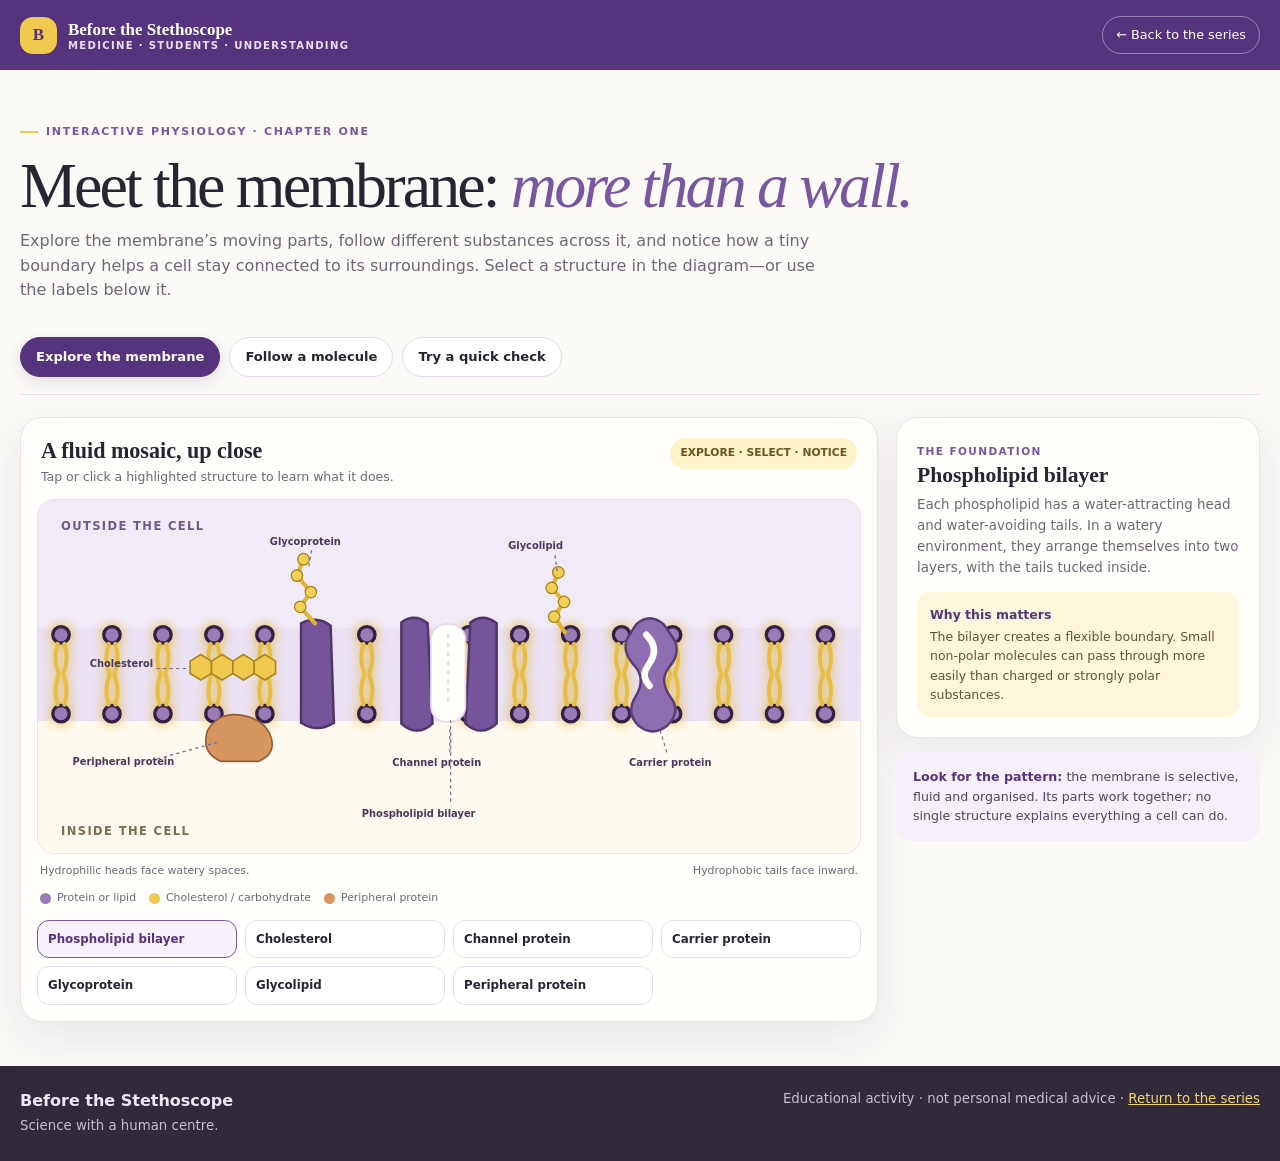
<file: cell-membrane-lab.html>
<!doctype html>
<html lang="en">
<head>
<meta charset="utf-8">
<meta name="viewport" content="width=device-width, initial-scale=1">
<meta name="theme-color" content="#f6f1fb">
<meta name="description" content="An interactive, student-friendly membrane explorer from Before the Stethoscope.">
<title>Membrane Explorer | Before the Stethoscope</title>
<style>
:root{--violet:#56347d;--violet2:#7957a0;--lilac:#eee7f6;--yellow:#f1c94f;--gold:#fff3c9;--ink:#282431;--muted:#6e6876;--paper:#fffefa;--line:#e8e1ec;--teal:#4c9c98;--blue:#5a86c5;--shadow:0 16px 44px rgba(53,35,77,.09);--serif:Georgia,"Times New Roman",serif;--sans:Inter,ui-sans-serif,system-ui,-apple-system,"Segoe UI",sans-serif}
*{box-sizing:border-box}html{scroll-behavior:smooth}body{margin:0;background:#fbfaf7;color:var(--ink);font:16px/1.55 var(--sans)}button,a{font:inherit}button{color:inherit}a{color:inherit}
.topbar{background:var(--violet);color:#fff}.nav{width:min(1240px,calc(100% - 36px));margin:auto;min-height:70px;display:flex;justify-content:space-between;align-items:center;gap:18px}.brand{display:flex;align-items:center;gap:11px;text-decoration:none;font:700 1.06rem var(--serif)}.brand-mark{width:37px;height:37px;display:grid;place-items:center;border-radius:13px;background:var(--yellow);color:var(--violet)}.brand small{display:block;color:#e8e0f0;font:600 .63rem var(--sans);letter-spacing:.13em;text-transform:uppercase}.back{border:1px solid #ffffff62;border-radius:999px;padding:8px 13px;text-decoration:none;font-size:.8rem}
main{width:min(1240px,calc(100% - 36px));margin:auto}.intro{padding:46px 0 22px}.eyebrow{display:inline-flex;align-items:center;gap:8px;color:var(--violet2);font-size:.69rem;font-weight:850;letter-spacing:.15em;text-transform:uppercase}.eyebrow:before{content:"";width:18px;height:2px;background:var(--yellow)}h1,h2,h3,p{margin-top:0}h1{margin:12px 0 10px;max-width:900px;font:500 clamp(2.3rem,5vw,4.2rem)/1.03 var(--serif);letter-spacing:-.045em}h1 em{color:var(--violet2)}.intro p{max-width:820px;color:var(--muted);font-size:1rem;margin:0}
.tabs{display:flex;gap:9px;flex-wrap:wrap;padding:12px 0 17px;border-bottom:1px solid var(--line)}.tab{border:1px solid #e3dce9;border-radius:999px;background:#fff;padding:9px 15px;cursor:pointer;font-weight:750;font-size:.82rem}.tab[aria-selected=true]{background:var(--violet);border-color:var(--violet);color:#fff;box-shadow:0 5px 14px #56347d22}.tab:focus-visible,button:focus-visible,[tabindex="0"]:focus-visible{outline:3px solid #d77e69;outline-offset:3px}
.view{display:none;padding:22px 0 44px}.view.active{display:block}.explore-grid{display:grid;grid-template-columns:minmax(0,1.65fr) minmax(265px,.7fr);gap:18px;align-items:start}
.panel{background:var(--paper);border:1px solid var(--line);border-radius:22px;box-shadow:var(--shadow)}.diagram-panel{padding:16px}.panel-title{display:flex;justify-content:space-between;align-items:flex-start;gap:16px;padding:4px 4px 12px}.panel-title h2{font:600 1.38rem var(--serif);margin:0 0 3px}.panel-title p{font-size:.78rem;color:var(--muted);margin:0}.hint{background:var(--gold);color:#6a5520;border-radius:999px;padding:7px 10px;font-size:.67rem;font-weight:800;white-space:nowrap}
.membrane-frame{border:1px solid #e9e1ed;background:#f8f4fc;border-radius:17px;overflow:hidden}.membrane-svg{display:block;width:100%;height:auto}.region-extra{fill:#f1ebf8}.region-inner{fill:#fffaf0}.region-label{font:800 14px var(--sans);letter-spacing:1.7px;fill:#6f5b89}.region-label.inner{fill:#7b6e4e}.bilayer-bg{fill:#d9c9e8;opacity:.42}.head{fill:#987bb7;stroke:#6c4e8e;stroke-width:2}.tail{fill:none;stroke:#e6bd47;stroke-width:5;stroke-linecap:round}.chol{fill:#f1c94f;stroke:#a88622;stroke-width:2}.protein{fill:#76549a;stroke:#50356d;stroke-width:3}.protein-light{fill:#8e6eb1;stroke:#583d77;stroke-width:3}.pore{fill:#fffefa;stroke:#e2d9eb;stroke-width:2}.carb{fill:none;stroke:#dfb52f;stroke-width:5;stroke-linecap:round;stroke-linejoin:round}.sugar{fill:#f2cf59;stroke:#a98118;stroke-width:1.5}.peripheral{fill:#d79560;stroke:#925e37;stroke-width:2}.membrane-part{cursor:pointer;transition:filter .18s,opacity .18s}.membrane-part:hover,.membrane-part.selected{filter:drop-shadow(0 0 7px #e3b936);opacity:1}.membrane-part.selected .head,.membrane-part.selected .protein,.membrane-part.selected .protein-light,.membrane-part.selected .chol,.membrane-part.selected .peripheral{stroke:#332044;stroke-width:4}.diagram-label{font:700 12px var(--sans);fill:#49375c;pointer-events:none}.label-line{stroke:#7e6b8e;stroke-width:1.5;stroke-dasharray:4 4;pointer-events:none}
.diagram-caption{display:flex;justify-content:space-between;gap:8px;color:var(--muted);font-size:.68rem;padding:9px 3px 1px}.legend{display:flex;gap:13px;flex-wrap:wrap;color:var(--muted);font-size:.68rem;padding:9px 3px 0}.legend span{display:flex;align-items:center;gap:6px}.swatch{width:11px;height:11px;border-radius:50%;background:#987bb7}.swatch.yellow{background:var(--yellow)}.swatch.gold{background:#d79560}
.side-stack{display:grid;gap:14px}.info-panel{padding:20px}.info-panel h2{font:600 1.35rem var(--serif);margin:0 0 7px}.info-panel p{color:var(--muted);font-size:.84rem;margin:0 0 12px}.info-tag{color:var(--violet2);font-size:.66rem;text-transform:uppercase;letter-spacing:.13em;font-weight:850}.why-box{margin-top:13px;padding:13px;border-radius:14px;background:#fff7dc;color:#5f5438;font-size:.78rem}.why-box b{display:block;color:var(--violet);margin-bottom:3px}
.part-list{display:grid;grid-template-columns:repeat(4,minmax(0,1fr));gap:8px;margin-top:13px}.part-btn{border:1px solid #e5deea;border-radius:12px;background:white;padding:9px 10px;text-align:left;cursor:pointer;font-weight:700;font-size:.74rem}.part-btn:hover,.part-btn.active{border-color:var(--violet2);background:#f6f1fb;color:var(--violet)}
.note{padding:15px 17px;border-radius:16px;background:#f5f0fa;color:#51465e;font-size:.79rem}.note strong{color:var(--violet)}
.transport-layout{display:grid;grid-template-columns:minmax(0,1.3fr) minmax(270px,.7fr);gap:18px;align-items:start}.transport-panel{padding:22px}.transport-panel h2{font:600 1.45rem var(--serif);margin:0 0 4px}.transport-panel>p{color:var(--muted);font-size:.84rem;margin:0 0 16px}.molecule-options{display:grid;grid-template-columns:repeat(2,minmax(0,1fr));gap:9px}.molecule-option{border:1px solid #e5deea;background:white;border-radius:14px;padding:12px;text-align:left;cursor:pointer}.molecule-option b{display:block;color:var(--violet);font-size:.82rem}.molecule-option span{display:block;color:var(--muted);font-size:.69rem;margin-top:3px}.molecule-option[aria-pressed=true]{border-color:var(--violet);background:#f6f1fb;box-shadow:0 0 0 2px #e8dff0}.route-display{margin-top:16px;padding:16px;border-radius:16px;background:#f7f3fb;border:1px solid #e8dfef}.route-display h3{font:600 1.08rem var(--serif);margin:0 0 5px}.route-display p{color:#61586a;font-size:.8rem;margin:0}.route-meta{display:flex;flex-wrap:wrap;gap:7px;margin-top:11px}.pill{border-radius:999px;background:white;padding:6px 9px;color:var(--violet);font-size:.66rem;font-weight:800;border:1px solid #e5ddec}
.action{border:0;border-radius:999px;background:var(--violet);color:white;padding:11px 16px;font-size:.82rem;font-weight:800;cursor:pointer;margin-top:14px}.action:hover{background:#432861}.action.secondary{background:white;color:var(--violet);border:1px solid #d8cde3}
.motion-frame{padding:13px;border-radius:17px;background:#f7f3fb;border:1px solid #e9e1ed}.motion-svg{display:block;width:100%;height:auto}.moving{display:none}.moving.show{display:block}.move{animation:moveParticle 1.6s ease-in-out forwards}.move-out{animation:moveParticleOut 1.6s ease-in-out forwards}@keyframes moveParticle{0%{transform:translateY(0)}100%{transform:translateY(175px)}}@keyframes moveParticleOut{0%{transform:translateY(0)}100%{transform:translateY(-175px)}}.motion-label{font:800 12px var(--sans);fill:#56347d}.motion-help{font-size:.72rem;color:var(--muted);margin:9px 3px 0}
.quiz-layout{display:grid;grid-template-columns:minmax(0,1.1fr) minmax(260px,.9fr);gap:18px}.quiz-card{padding:23px}.quiz-card h2{font:600 1.45rem var(--serif);margin:0 0 5px}.quiz-progress{color:var(--muted);font-size:.72rem;margin-bottom:15px}.quiz-question{font:600 1.07rem/1.4 var(--serif);margin-bottom:13px}.quiz-choices{display:grid;gap:8px}.quiz-choice{border:1px solid #e4deea;border-radius:12px;background:white;padding:11px 13px;text-align:left;cursor:pointer;font-size:.81rem}.quiz-choice:hover{border-color:var(--violet2)}.quiz-feedback{min-height:48px;margin-top:12px;padding:12px;border-radius:12px;background:#f5f0fa;color:#554b61;font-size:.78rem}.quiz-feedback.good{background:#edf5ed;color:#385d3e}.quiz-feedback.try{background:#fff7dc;color:#635222}
.reflection{margin-top:18px;padding:20px;border-radius:18px;border:1px solid #ecdfb5;background:#fff9e9}.reflection h2{font:600 1.22rem var(--serif);margin:0 0 5px}.reflection p{margin:0;color:#655c4b;font-size:.83rem}.footer{background:#302a39;color:#eee7f7;padding:23px 0}.footer-inner{width:min(1240px,calc(100% - 36px));margin:auto;display:flex;justify-content:space-between;gap:16px;flex-wrap:wrap}.footer small{color:#c8bfd1}.footer a{color:#f1d56f}
@media(max-width:900px){.explore-grid,.transport-layout,.quiz-layout{grid-template-columns:1fr}.side-stack{grid-template-columns:1fr 1fr}.part-list{grid-template-columns:repeat(4,minmax(0,1fr))}}
@media(max-width:600px){.nav{min-height:62px}.brand{font-size:.9rem}.back{font-size:.7rem;padding:7px 10px}.intro{padding:32px 0 18px}.tabs{gap:7px}.tab{font-size:.73rem;padding:8px 11px}.diagram-panel{padding:10px}.panel-title{display:block}.hint{display:inline-block;margin-top:9px}.region-label{font-size:17px}.diagram-label{font-size:15px}.diagram-caption{font-size:.62rem}.part-list{grid-template-columns:repeat(2,minmax(0,1fr))}.side-stack{grid-template-columns:1fr}.molecule-options{grid-template-columns:1fr}.transport-panel,.quiz-card{padding:17px}}
@media(prefers-reduced-motion:reduce){*,*:before,*:after{scroll-behavior:auto!important;animation-duration:.01ms!important;transition-duration:.01ms!important}}
</style>
</head>
<body>
<header class="topbar"><nav class="nav" aria-label="Main navigation"><a class="brand" href="index.html"><span class="brand-mark" aria-hidden="true">B</span><span>Before the Stethoscope<small>Medicine · students · understanding</small></span></a><a class="back" href="index.html">← Back to the series</a></nav></header>
<main>
<section class="intro"><span class="eyebrow">Interactive physiology · chapter one</span><h1>Meet the membrane: <em>more than a wall.</em></h1><p>Explore the membrane’s moving parts, follow different substances across it, and notice how a tiny boundary helps a cell stay connected to its surroundings. Select a structure in the diagram—or use the labels below it.</p></section>
<nav class="tabs" role="tablist" aria-label="Membrane explorer activities">
<button class="tab" id="tab-explore" role="tab" aria-selected="true" aria-controls="view-explore">Explore the membrane</button>
<button class="tab" id="tab-transport" role="tab" aria-selected="false" aria-controls="view-transport">Follow a molecule</button>
<button class="tab" id="tab-quiz" role="tab" aria-selected="false" aria-controls="view-quiz">Try a quick check</button>
</nav>
<section class="view active" id="view-explore" role="tabpanel" aria-labelledby="tab-explore">
<div class="explore-grid">
<div class="panel diagram-panel">
<div class="panel-title"><div><h2>A fluid mosaic, up close</h2><p>Tap or click a highlighted structure to learn what it does.</p></div><span class="hint">EXPLORE · SELECT · NOTICE</span></div>
<div class="membrane-frame">
<svg class="membrane-svg" viewBox="0 0 1000 430" role="img" aria-labelledby="svg-title svg-desc">
<title id="svg-title">Interactive cell membrane diagram</title><desc id="svg-desc">A phospholipid bilayer with cholesterol, channel and carrier proteins, a peripheral protein, glycoproteins and glycolipids. Click a structure to explore it.</desc>
<rect class="region-extra" x="0" y="0" width="1000" height="155"/><rect class="bilayer-bg" x="0" y="155" width="1000" height="114"/><rect class="region-inner" x="0" y="269" width="1000" height="161"/>
<text class="region-label" x="28" y="36">OUTSIDE THE CELL</text><text class="region-label inner" x="28" y="408">INSIDE THE CELL</text>
<g id="phospholipid-part" class="membrane-part" tabindex="0" role="button" aria-label="Explore phospholipid bilayer">
<g id="lipids"></g>
</g>
<g id="cholesterol-part" class="membrane-part" tabindex="0" role="button" aria-label="Explore cholesterol">
<g transform="translate(185 0)"><path class="chol" d="M0 196l13-8 13 8v15l-13 8L0 211z"/><path class="chol" d="M26 196l13-8 13 8v15l-13 8-13-8z"/><path class="chol" d="M52 196l13-8 13 8v15l-13 8-13-8z"/><path class="chol" d="M78 196l13-8 13 8v15l-13 8-13-8z"/></g>
</g>
<g id="channel-part" class="membrane-part" tabindex="0" role="button" aria-label="Explore channel protein">
<path class="protein" d="M442 149 Q458 137 474 150 L480 272 Q461 289 442 272z"/><path class="protein" d="M526 149 Q542 137 558 150 L558 272 Q539 289 520 272z"/><rect class="pore" x="478" y="151" width="42" height="119" rx="19"/><path d="M499 163v88" stroke="#e5ddeb" stroke-width="3" stroke-dasharray="5 6"/>
</g>
<g id="carrier-part" class="membrane-part" tabindex="0" role="button" aria-label="Explore carrier protein">
<path class="protein-light" d="M728 151 Q744 137 761 151 L774 170 Q782 187 768 203 Q755 220 769 239 Q783 257 766 274 Q748 289 730 274 Q715 259 727 239 Q740 218 726 202 Q710 185 717 168z"/><path d="M740 164 Q755 179 746 195 L739 207 Q735 216 744 226" fill="none" stroke="#fffefa" stroke-width="8" stroke-linecap="round"/>
</g>
<g id="glycoprotein-part" class="membrane-part" tabindex="0" role="button" aria-label="Explore glycoprotein">
<path class="protein" d="M320 150 Q340 140 356 153 L360 271 Q340 284 320 271z"/>
<path class="carb" d="M337 150l-18-20 13-18-17-20 8-20"/><circle class="sugar" cx="319" cy="130" r="7"/><circle class="sugar" cx="332" cy="112" r="7"/><circle class="sugar" cx="315" cy="92" r="7"/><circle class="sugar" cx="323" cy="72" r="7"/>
</g>
<g id="glycolipid-part" class="membrane-part" tabindex="0" role="button" aria-label="Explore glycolipid">
<path class="carb" d="M641 161l-13-19 12-18-15-17 8-19"/><circle class="sugar" cx="628" cy="142" r="7"/><circle class="sugar" cx="640" cy="124" r="7"/><circle class="sugar" cx="625" cy="107" r="7"/><circle class="sugar" cx="633" cy="88" r="7"/>
</g>
<g id="peripheral-part" class="membrane-part" tabindex="0" role="button" aria-label="Explore peripheral protein">
<path class="peripheral" d="M206 281q13-24 43-19 29 6 35 28 5 19-16 28h-45q-25-10-17-37z"/>
</g>
<g aria-hidden="true">
<text class="diagram-label" x="282" y="55">Glycoprotein</text><line class="label-line" x1="333" y1="61" x2="329" y2="83"/>
<text class="diagram-label" x="572" y="60">Glycolipid</text><line class="label-line" x1="629" y1="67" x2="632" y2="91"/>
<text class="diagram-label" x="431" y="323">Channel protein</text><line class="label-line" x1="501" y1="307" x2="501" y2="279"/>
<text class="diagram-label" x="719" y="323">Carrier protein</text><line class="label-line" x1="765" y1="307" x2="756" y2="278"/>
<text class="diagram-label" x="42" y="322">Peripheral protein</text><line class="label-line" x1="145" y1="315" x2="221" y2="294"/>
<text class="diagram-label" x="63" y="203">Cholesterol</text><line class="label-line" x1="144" y1="205" x2="184" y2="205"/>
<text class="diagram-label" x="394" y="386">Phospholipid bilayer</text><line class="label-line" x1="502" y1="367" x2="502" y2="268"/>
</g>
</svg>
</div>
<div class="diagram-caption"><span>Hydrophilic heads face watery spaces.</span><span>Hydrophobic tails face inward.</span></div>
<div class="legend"><span><i class="swatch"></i>Protein or lipid</span><span><i class="swatch yellow"></i>Cholesterol / carbohydrate</span><span><i class="swatch gold"></i>Peripheral protein</span></div>
<div class="part-list" aria-label="Choose a membrane structure">
<button class="part-btn active" data-part="phospholipid">Phospholipid bilayer</button><button class="part-btn" data-part="cholesterol">Cholesterol</button><button class="part-btn" data-part="channel">Channel protein</button><button class="part-btn" data-part="carrier">Carrier protein</button><button class="part-btn" data-part="glycoprotein">Glycoprotein</button><button class="part-btn" data-part="glycolipid">Glycolipid</button><button class="part-btn" data-part="peripheral">Peripheral protein</button>
</div>
</div>
<div class="side-stack">
<article class="panel info-panel" aria-live="polite"><span class="info-tag" id="part-category">The foundation</span><h2 id="part-title">Phospholipid bilayer</h2><p id="part-description">Each phospholipid has a water-attracting head and water-avoiding tails. In a watery environment, they arrange themselves into two layers, with the tails tucked inside.</p><div class="why-box"><b>Why this matters</b><span id="part-why">The bilayer creates a flexible boundary. Small non-polar molecules can pass through more easily than charged or strongly polar substances.</span></div></article>
<div class="note"><strong>Look for the pattern:</strong> the membrane is selective, fluid and organised. Its parts work together; no single structure explains everything a cell can do.</div>
</div>
</div>
</section>
<section class="view" id="view-transport" role="tabpanel" aria-labelledby="tab-transport" hidden>
<div class="transport-layout">
<article class="panel transport-panel"><span class="eyebrow">Follow the movement</span><h2>Choose a molecule. Predict its route.</h2><p>Pick a substance to see how its size, charge and gradient shape its journey across the membrane.</p>
<div class="molecule-options" role="group" aria-label="Choose a substance to follow">
<button class="molecule-option" aria-pressed="true" data-molecule="oxygen"><b>O₂ · Oxygen</b><span>Small and non-polar</span></button>
<button class="molecule-option" aria-pressed="false" data-molecule="sodium"><b>Na⁺ · Sodium</b><span>Charged ion; channel available</span></button>
<button class="molecule-option" aria-pressed="false" data-molecule="glucose"><b>Glucose + Na⁺</b><span>Coupled cotransport</span></button>
<button class="molecule-option" aria-pressed="false" data-molecule="water"><b>H₂O · Water</b><span>Osmosis; aquaporin pathway</span></button>
<button class="molecule-option" aria-pressed="false" data-molecule="pump"><b>Na⁺ / K⁺ pump</b><span>ATP-powered active transport</span></button>
</div>
<div class="route-display" aria-live="polite"><span class="info-tag" id="route-type">Passive transport</span><h3 id="route-title">Simple diffusion through the bilayer</h3><p id="route-explanation">Oxygen moves from higher to lower concentration. Because it is small and non-polar, it can dissolve in the hydrophobic interior of the membrane.</p><div class="route-meta"><span class="pill" id="gradient-pill">Down its concentration gradient</span><span class="pill" id="energy-pill">No ATP directly required</span></div></div>
<button class="action" id="animate-button">Animate the journey ↓</button>
</article>
<article class="panel transport-panel"><div class="panel-title"><div><h2>Across the bilayer</h2><p>Watch the selected route.</p></div><span class="hint">MODEL · NOT TO SCALE</span></div>
<div class="motion-frame">
<svg class="motion-svg" viewBox="0 0 600 420" role="img" aria-label="Animated simplified membrane transport diagram">
<rect x="0" y="0" width="600" height="145" fill="#f1ebf8" rx="14"/><rect x="0" y="145" width="600" height="130" fill="#decfe9"/><rect x="0" y="275" width="600" height="145" fill="#fffaf0" rx="14"/>
<text class="region-label" x="20" y="32">OUTSIDE</text><text class="region-label inner" x="20" y="398">INSIDE</text>
<g id="motion-lipids"></g>
<g id="motion-channel"><path class="protein" d="M275 137q25-18 50 0v143q-25 18-50 0z"/><rect class="pore" x="292" y="139" width="17" height="141" rx="8"/></g>
<g id="motion-carrier"><path class="protein-light" d="M430 140q26-14 42 10l-7 44 8 45q-18 24-43 8l-9-44 9-42z"/></g>
<g id="motion-transporter"><path class="protein" d="M110 139q25-18 50 0v143q-25 18-50 0z"/><rect class="pore" x="127" y="140" width="17" height="140" rx="8"/></g>
<g class="moving" id="moving-particles">
<circle id="particle-main" cx="300" cy="82" r="11" fill="#f1c94f" stroke="#8b6c1d" stroke-width="2"/><text id="particle-text" class="motion-label" x="318" y="87">O₂</text>
<circle id="particle-second" cx="300" cy="54" r="8" fill="#5a86c5" stroke="#345e99" stroke-width="2" style="display:none"/><text id="particle-second-text" class="motion-label" x="318" y="58" style="display:none">Na⁺</text>
</g>
</svg>
<p class="motion-help" id="motion-help">The particle moves down its concentration gradient through the lipid bilayer.</p>
</div>
</article>
</div>
</section>
<section class="view" id="view-quiz" role="tabpanel" aria-labelledby="tab-quiz" hidden>
<div class="quiz-layout">
<article class="panel quiz-card"><span class="eyebrow">Pause and check</span><h2>Can you read the membrane?</h2><div class="quiz-progress" id="quiz-progress">Question 1 of 3 · 0 correct</div><p class="quiz-question" id="quiz-question"></p><div class="quiz-choices" id="quiz-choices"></div><div class="quiz-feedback" id="quiz-feedback" aria-live="polite">Choose an answer to see what your reasoning reveals.</div><button class="action secondary" id="quiz-next" disabled>Next question →</button></article>
<div class="note"><strong>Use the diagram as a map, not a verdict.</strong><br><br>A model helps us predict how molecules may move. Real cells have changing gradients, many interacting proteins and conditions that a simple picture cannot show.</div>
</div>
<div class="reflection"><h2>Bring the mechanism back to a person</h2><p>Understanding a cell is one part of learning medicine. What questions might you ask before deciding what a membrane process means for a particular patient?</p></div>
</section>
</main>
<footer class="footer"><div class="footer-inner"><div><strong>Before the Stethoscope</strong><br><small>Science with a human centre.</small></div><small>Educational activity · not personal medical advice · <a href="index.html">Return to the series</a></small></div></footer>
<script>
(function(){
const parts={
phospholipid:{title:"Phospholipid bilayer",category:"The foundation",description:"Each phospholipid has a water-attracting head and water-avoiding tails. In a watery environment, they arrange themselves into two layers, with the tails tucked inside.",why:"The bilayer creates a flexible boundary. Small non-polar molecules can pass through more easily than charged or strongly polar substances."},
cholesterol:{title:"Cholesterol",category:"A fluidity modulator",description:"Cholesterol sits between phospholipid tails. Its position helps influence how freely neighbouring lipids move and how tightly they pack.",why:"It helps the membrane maintain useful fluidity across changing conditions and reduces permeability to some small water-soluble molecules."},
channel:{title:"Channel protein",category:"A selective pathway",description:"A channel forms a hydrophilic route through the membrane. Many channels are selective and may open or close in response to a signal.",why:"Ions can cross through appropriate open channels down their electrochemical gradients without the channel directly using ATP."},
carrier:{title:"Carrier protein",category:"A changing doorway",description:"A carrier binds a particular substance and changes shape to move it across. Carriers can support facilitated diffusion or participate in active transport.",why:"A carrier offers a route to molecules that cannot cross the hydrophobic bilayer easily. The direction and energy source depend on the transport mechanism."},
glycoprotein:{title:"Glycoprotein",category:"Recognition and communication",description:"A glycoprotein is a membrane protein with a carbohydrate chain attached. In this diagram, the chain projects into the extracellular space.",why:"Carbohydrate chains can contribute to cell recognition, adhesion and signalling. Their meaning depends on the molecule and biological context."},
glycolipid:{title:"Glycolipid",category:"Cell identity",description:"A glycolipid is a membrane lipid with a carbohydrate chain attached, usually facing the extracellular environment.",why:"Glycolipids contribute to membrane stability and cell recognition. They are one part of the cell surface’s molecular identity."},
peripheral:{title:"Peripheral protein",category:"Surface support",description:"A peripheral protein associates with the membrane surface rather than spanning the entire bilayer. It may interact with integral proteins or the cytoskeleton.",why:"Surface proteins can help organise structure, transmit signals or support cell shape. Their role varies by cell type."}
};
const routeData={
oxygen:{type:"Passive transport",title:"Simple diffusion through the bilayer",text:"Oxygen moves from higher to lower concentration. Because it is small and non-polar, it can dissolve in the hydrophobic interior of the membrane.",gradient:"Down its concentration gradient",energy:"No ATP directly required",label:"O₂",x:230,kind:"bilayer",help:"Oxygen crosses between phospholipids, moving from higher to lower concentration."},
sodium:{type:"Facilitated diffusion",title:"Through a selective ion channel",text:"A charged sodium ion cannot readily pass through the hydrophobic lipid core. An open, selective channel provides a pathway when the electrochemical gradient favours movement.",gradient:"Down its electrochemical gradient",energy:"No ATP directly required",label:"Na⁺",x:300,kind:"channel",help:"Sodium moves through an open channel down its electrochemical gradient."},
glucose:{type:"Secondary active transport",title:"Sodium–glucose cotransport",text:"Sodium moving down its electrochemical gradient can help carry glucose into an epithelial cell, even when glucose moves against its own gradient. The sodium gradient is maintained in part by the Na⁺/K⁺-ATPase.",gradient:"Na⁺ down; glucose may move against",energy:"Indirectly powered by an ion gradient",label:"Glc",x:450,kind:"carrier",help:"Glucose and sodium travel together through a cotransporter. This model shows their coupled route."},
water:{type:"Osmosis",title:"Water moves toward higher effective solute",text:"Water moves across a selectively permeable membrane. Aquaporins can provide rapid water pathways. Net direction depends on the relative concentration of solutes that cannot readily cross.",gradient:"Toward higher effective solute concentration",energy:"No ATP directly required for osmosis",label:"H₂O",x:300,kind:"channel",help:"Water crosses through an aquaporin-like channel. The net direction depends on effective solute concentration."},
pump:{type:"Primary active transport",title:"Na⁺/K⁺-ATPase uses ATP",text:"The sodium–potassium pump moves 3 Na⁺ out of the cell and 2 K⁺ into it per ATP molecule hydrolysed. Both ions move against their electrochemical gradients.",gradient:"Against both ion gradients",energy:"ATP is used directly",label:"Na⁺",x:120,kind:"pump",help:"The pump changes shape as ATP is used, moving sodium out and potassium into the cell."}
};
const targets={phospholipid:"phospholipid-part",cholesterol:"cholesterol-part",channel:"channel-part",carrier:"carrier-part",glycoprotein:"glycoprotein-part",glycolipid:"glycolipid-part",peripheral:"peripheral-part"};
function choosePart(key){
const item=parts[key];if(!item)return;
document.querySelectorAll(".membrane-part").forEach(function(el){el.classList.remove("selected")});
document.querySelectorAll(".part-btn").forEach(function(el){el.classList.toggle("active",el.dataset.part===key)});
document.getElementById(targets[key]).classList.add("selected");
document.getElementById("part-category").textContent=item.category;
document.getElementById("part-title").textContent=item.title;
document.getElementById("part-description").textContent=item.description;
document.getElementById("part-why").textContent=item.why;
}
document.querySelectorAll(".part-btn").forEach(function(btn){btn.addEventListener("click",function(){choosePart(btn.dataset.part)})});
Object.keys(targets).forEach(function(key){const el=document.getElementById(targets[key]);el.addEventListener("click",function(){choosePart(key)});el.addEventListener("keydown",function(ev){if(ev.key==="Enter"||ev.key===" "){ev.preventDefault();choosePart(key)}})});
const lipidGroup=document.getElementById("lipids");
for(let i=0;i<16;i++){
const x=28+i*62;
lipidGroup.insertAdjacentHTML("beforeend",'<circle class="head" cx="'+x+'" cy="164" r="10"/><path class="tail" d="M'+(x-4)+' 175q-6 18 1 36M'+(x+4)+' 175q6 18-1 36"/><circle class="head" cx="'+x+'" cy="260" r="10"/><path class="tail" d="M'+(x-4)+' 249q-6-18 1-36M'+(x+4)+' 249q6-18-1-36"/>');
}
const motionLipids=document.getElementById("motion-lipids");
for(let i=0;i<10;i++){
const x=35+i*59;
motionLipids.insertAdjacentHTML("beforeend",'<circle class="head" cx="'+x+'" cy="147" r="8"/><path class="tail" d="M'+(x-3)+' 155v37M'+(x+3)+' 155v37"/><circle class="head" cx="'+x+'" cy="273" r="8"/><path class="tail" d="M'+(x-3)+' 265v-37M'+(x+3)+' 265v-37"/>');
}
document.querySelectorAll(".tab").forEach(function(tab){tab.addEventListener("click",function(){
document.querySelectorAll(".tab").forEach(function(t){t.setAttribute("aria-selected",String(t===tab))});
document.querySelectorAll(".view").forEach(function(v){const active=v.id===tab.getAttribute("aria-controls");v.classList.toggle("active",active);v.hidden=!active});
})});
let currentMolecule="oxygen";
function chooseMolecule(key){
const item=routeData[key];if(!item)return;currentMolecule=key;
document.querySelectorAll(".molecule-option").forEach(function(b){b.setAttribute("aria-pressed",String(b.dataset.molecule===key))});
document.getElementById("route-type").textContent=item.type;document.getElementById("route-title").textContent=item.title;document.getElementById("route-explanation").textContent=item.text;
document.getElementById("gradient-pill").textContent=item.gradient;document.getElementById("energy-pill").textContent=item.energy;document.getElementById("motion-help").textContent=item.help;
document.getElementById("motion-channel").style.opacity=(item.kind==="channel")?"1":".35";
document.getElementById("motion-carrier").style.opacity=(item.kind==="carrier")?"1":".35";
document.getElementById("motion-transporter").style.opacity=(item.kind==="pump")?"1":".35";
document.getElementById("particle-main").setAttribute("cx",String(item.x));document.getElementById("particle-main").setAttribute("cy",key==="pump"?"330":"82");document.getElementById("particle-main").setAttribute("fill",key==="glucose"?"#5a86c5":"#f1c94f");
document.getElementById("particle-text").setAttribute("x",String(item.x+16));document.getElementById("particle-text").setAttribute("y",key==="pump"?"335":"87");document.getElementById("particle-text").textContent=item.label;
const second=document.getElementById("particle-second"),secondText=document.getElementById("particle-second-text");second.style.display=(key==="glucose"||key==="pump")?"block":"none";secondText.style.display=(key==="glucose"||key==="pump")?"block":"none";second.setAttribute("cx",String(item.x+28));second.setAttribute("cy",key==="pump"?"82":"54");secondText.setAttribute("x",String(item.x+42));secondText.setAttribute("y",key==="pump"?"58":"58");secondText.textContent=key==="pump"?"K⁺":"Na⁺";
}
document.querySelectorAll(".molecule-option").forEach(function(btn){btn.addEventListener("click",function(){chooseMolecule(btn.dataset.molecule)})});
document.getElementById("animate-button").addEventListener("click",function(){
const group=document.getElementById("moving-particles"),main=document.getElementById("particle-main"),text=document.getElementById("particle-text"),second=document.getElementById("particle-second"),secondText=document.getElementById("particle-second-text");
group.classList.remove("show");main.classList.remove("move","move-out");text.classList.remove("move","move-out");second.classList.remove("move","move-out");secondText.classList.remove("move","move-out");
void main.getBoundingClientRect();
group.classList.add("show");main.classList.add(currentMolecule==="pump"?"move-out":"move");text.classList.add(currentMolecule==="pump"?"move-out":"move");
if(currentMolecule==="glucose"){second.classList.add("move");secondText.classList.add("move");}
if(currentMolecule==="pump"){second.classList.add("move");secondText.classList.add("move");}
});
const questions=[
{q:"Why do phospholipids arrange as a bilayer in water?",a:["Their heads interact with water while their tails avoid it.","They use ATP to line up in two rows.","Their carbohydrate chains pull them together."],correct:0,why:"Their amphipathic structure—water-attracting heads and water-avoiding tails—makes the bilayer a stable arrangement in watery environments."},
{q:"A sodium ion moves through an open channel down its electrochemical gradient. Which description fits?",a:["Primary active transport","Facilitated diffusion","Simple diffusion through the lipid tails"],correct:1,why:"The ion uses a protein pathway but moves down its electrochemical gradient. That is channel-mediated facilitated diffusion and does not directly require ATP."},
{q:"Where do many membrane carbohydrate chains project?",a:["Toward the extracellular space","Into the centre of the hydrophobic core","Only on the cytoplasmic surface"],correct:0,why:"In this model, carbohydrate chains on glycoproteins and glycolipids face the extracellular space, where they can contribute to recognition and interaction."}
];
let qIndex=0,score=0,answered=false;
function renderQuestion(){
const q=questions[qIndex];answered=false;
document.getElementById("quiz-progress").textContent="Question "+(qIndex+1)+" of "+questions.length+" · "+score+" correct";
document.getElementById("quiz-question").textContent=q.q;
const list=document.getElementById("quiz-choices");list.innerHTML="";
q.a.forEach(function(label,index){const b=document.createElement("button");b.className="quiz-choice";b.type="button";b.textContent=label;b.addEventListener("click",function(){
if(answered)return;answered=true;
if(index===q.correct){score++;document.getElementById("quiz-feedback").className="quiz-feedback good";document.getElementById("quiz-feedback").textContent="That’s it. "+q.why;}
else{document.getElementById("quiz-feedback").className="quiz-feedback try";document.getElementById("quiz-feedback").textContent="Take another look. "+q.why;}
document.querySelectorAll(".quiz-choice").forEach(function(c){c.disabled=true});
document.getElementById("quiz-next").disabled=false;
});list.appendChild(b)});
document.getElementById("quiz-feedback").className="quiz-feedback";document.getElementById("quiz-feedback").textContent="Choose an answer to see what your reasoning reveals.";
document.getElementById("quiz-next").disabled=true;document.getElementById("quiz-next").textContent=qIndex===questions.length-1?"See your reflection →":"Next question →";
}
document.getElementById("quiz-next").addEventListener("click",function(){
if(qIndex<questions.length-1){qIndex++;renderQuestion()}
else{document.getElementById("quiz-progress").textContent="Reflection · "+score+" of "+questions.length+" correct";document.getElementById("quiz-question").textContent="You’ve explored the membrane. Which part would you like to explain to someone else—and what would you still want to learn?";document.getElementById("quiz-choices").innerHTML="";document.getElementById("quiz-feedback").className="quiz-feedback good";document.getElementById("quiz-feedback").textContent="Your score is a snapshot of this moment, not a measure of your potential.";this.disabled=true;this.textContent="Exploration complete ✓"}
});
choosePart("phospholipid");chooseMolecule("oxygen");renderQuestion();
})();
</script>
</body>
</html>
</file>
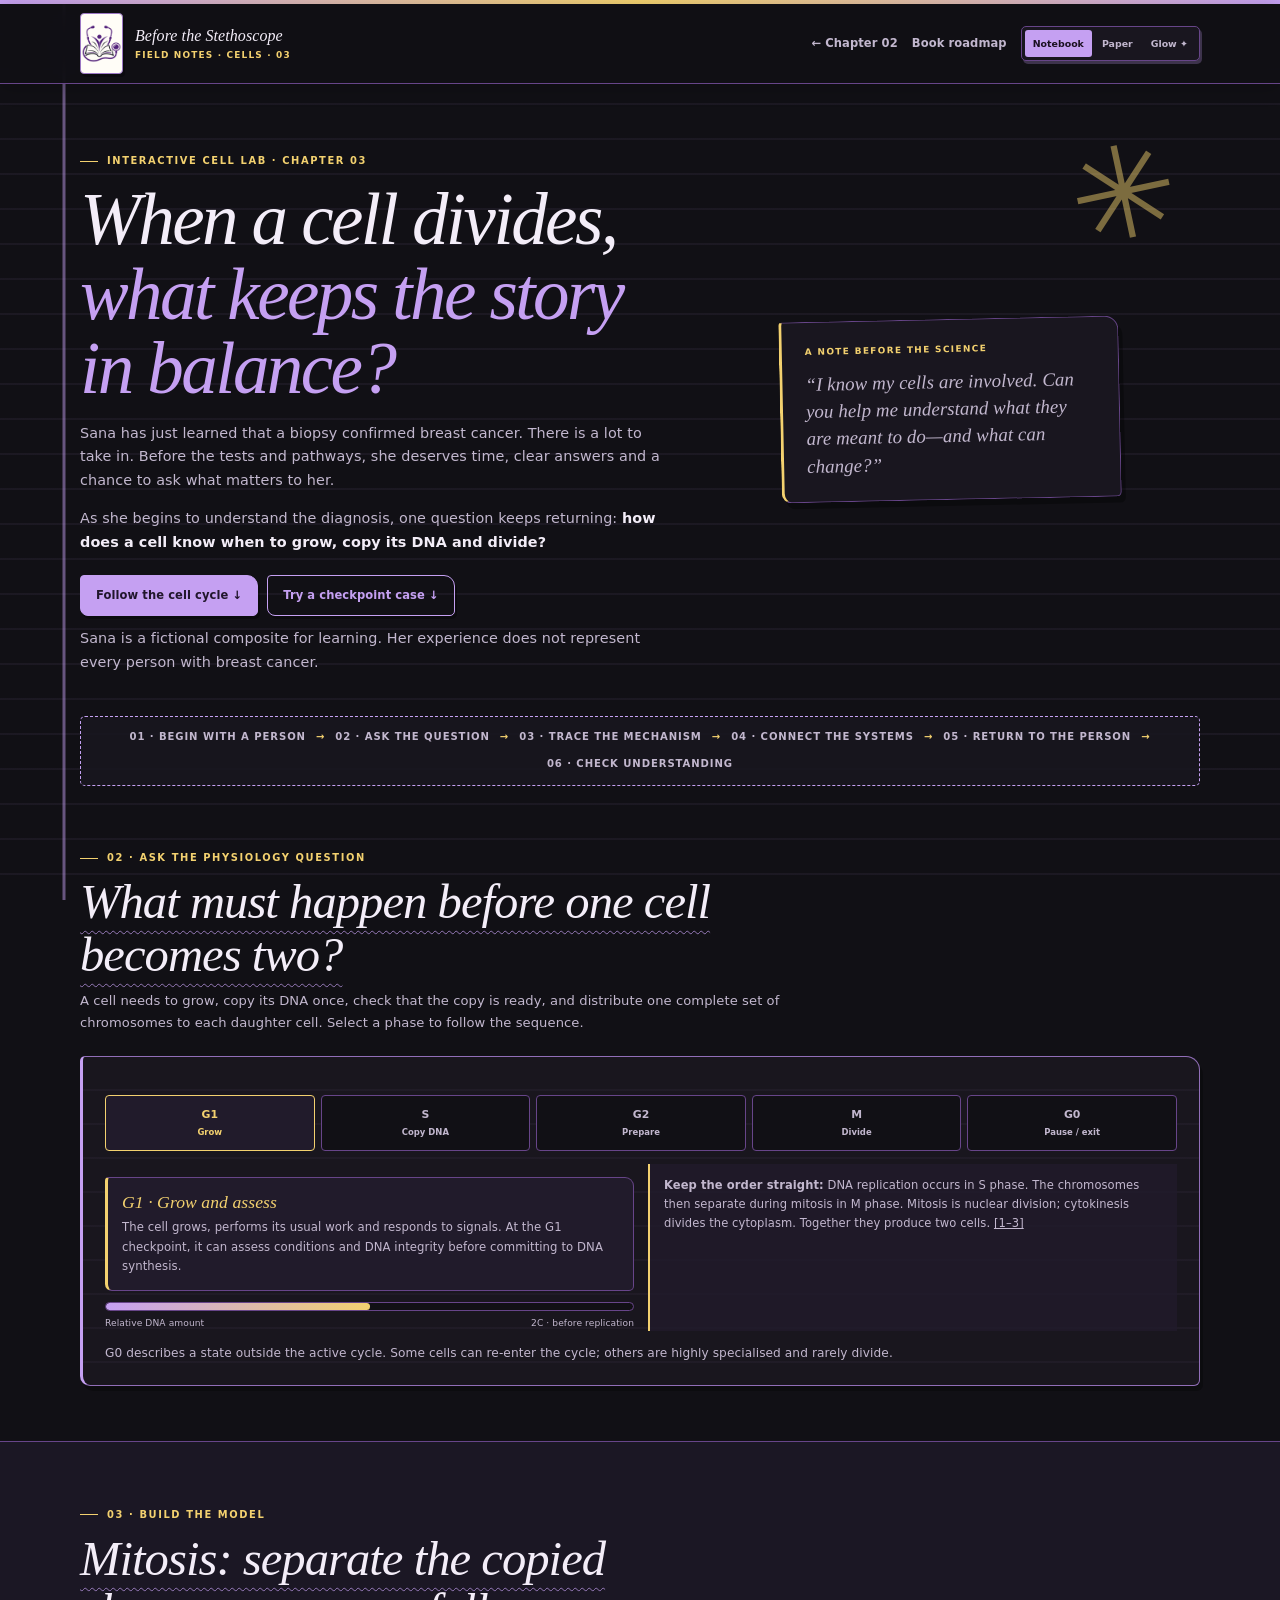
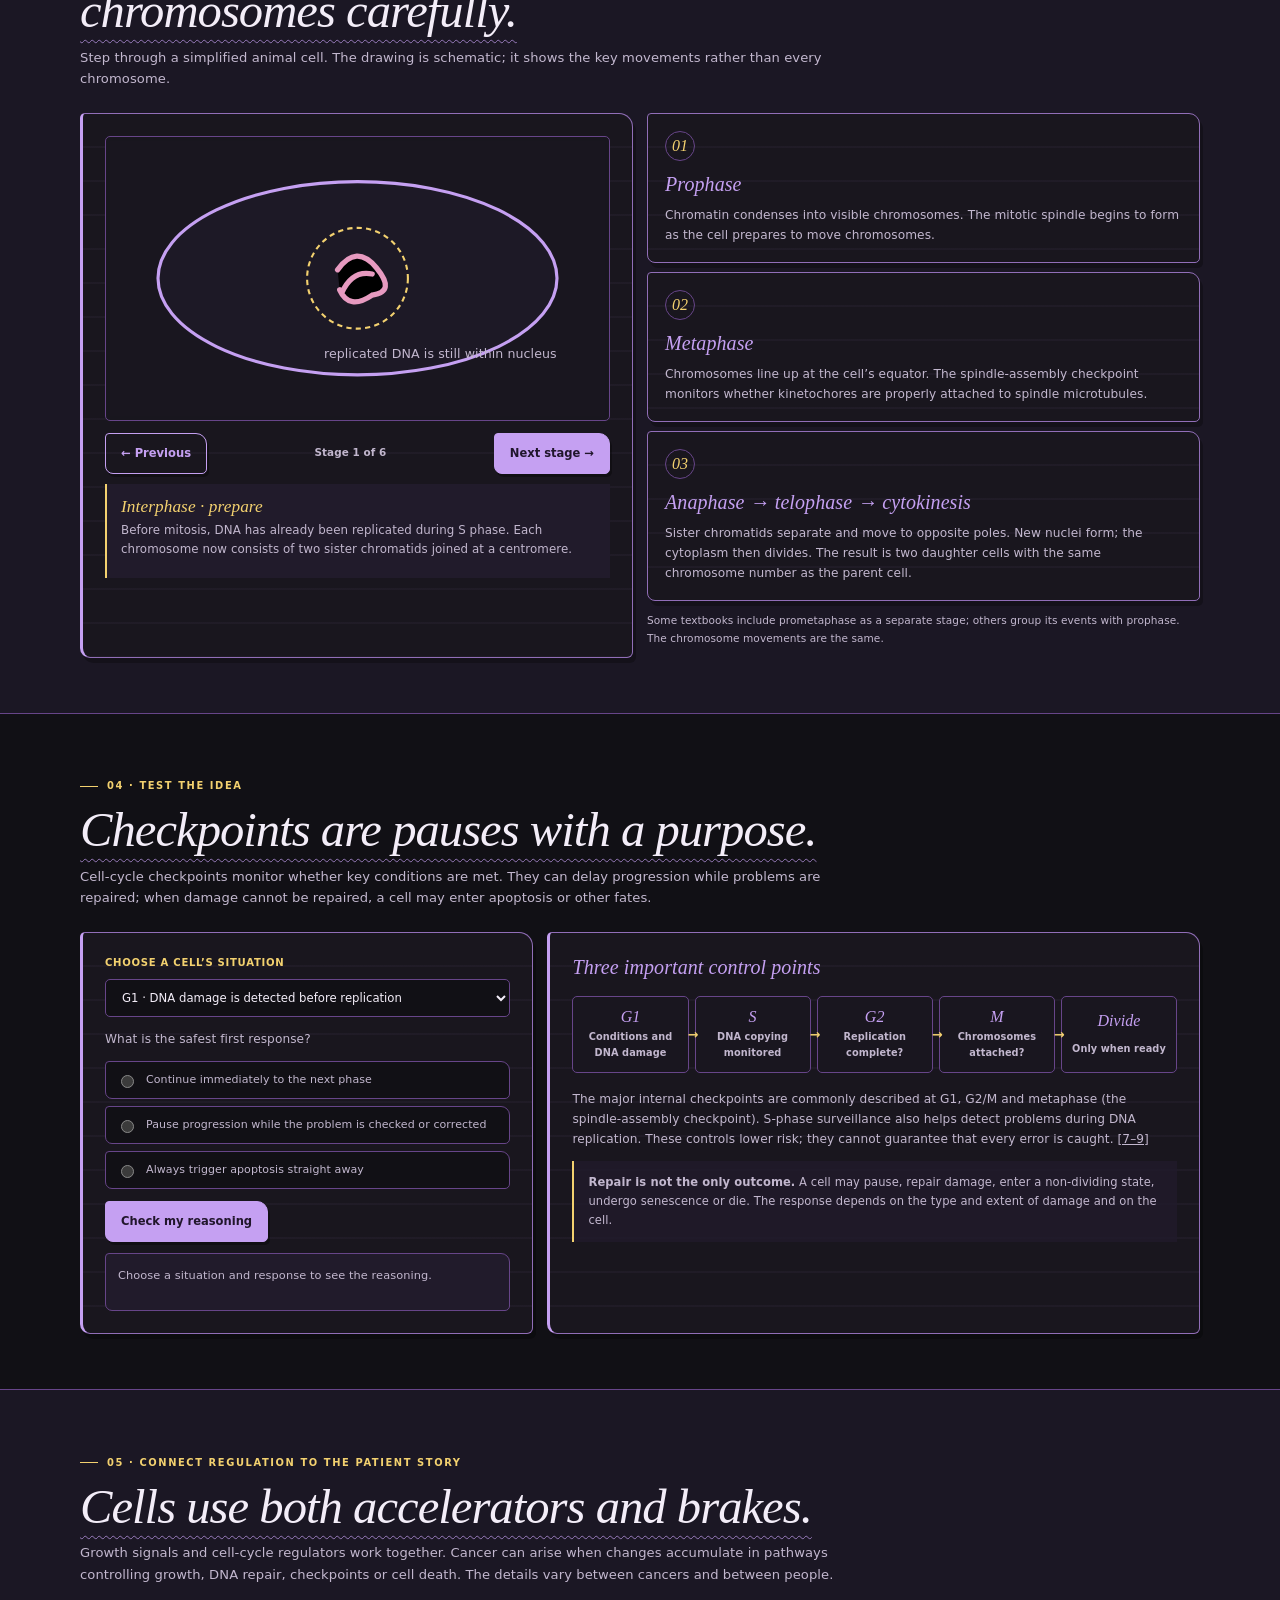
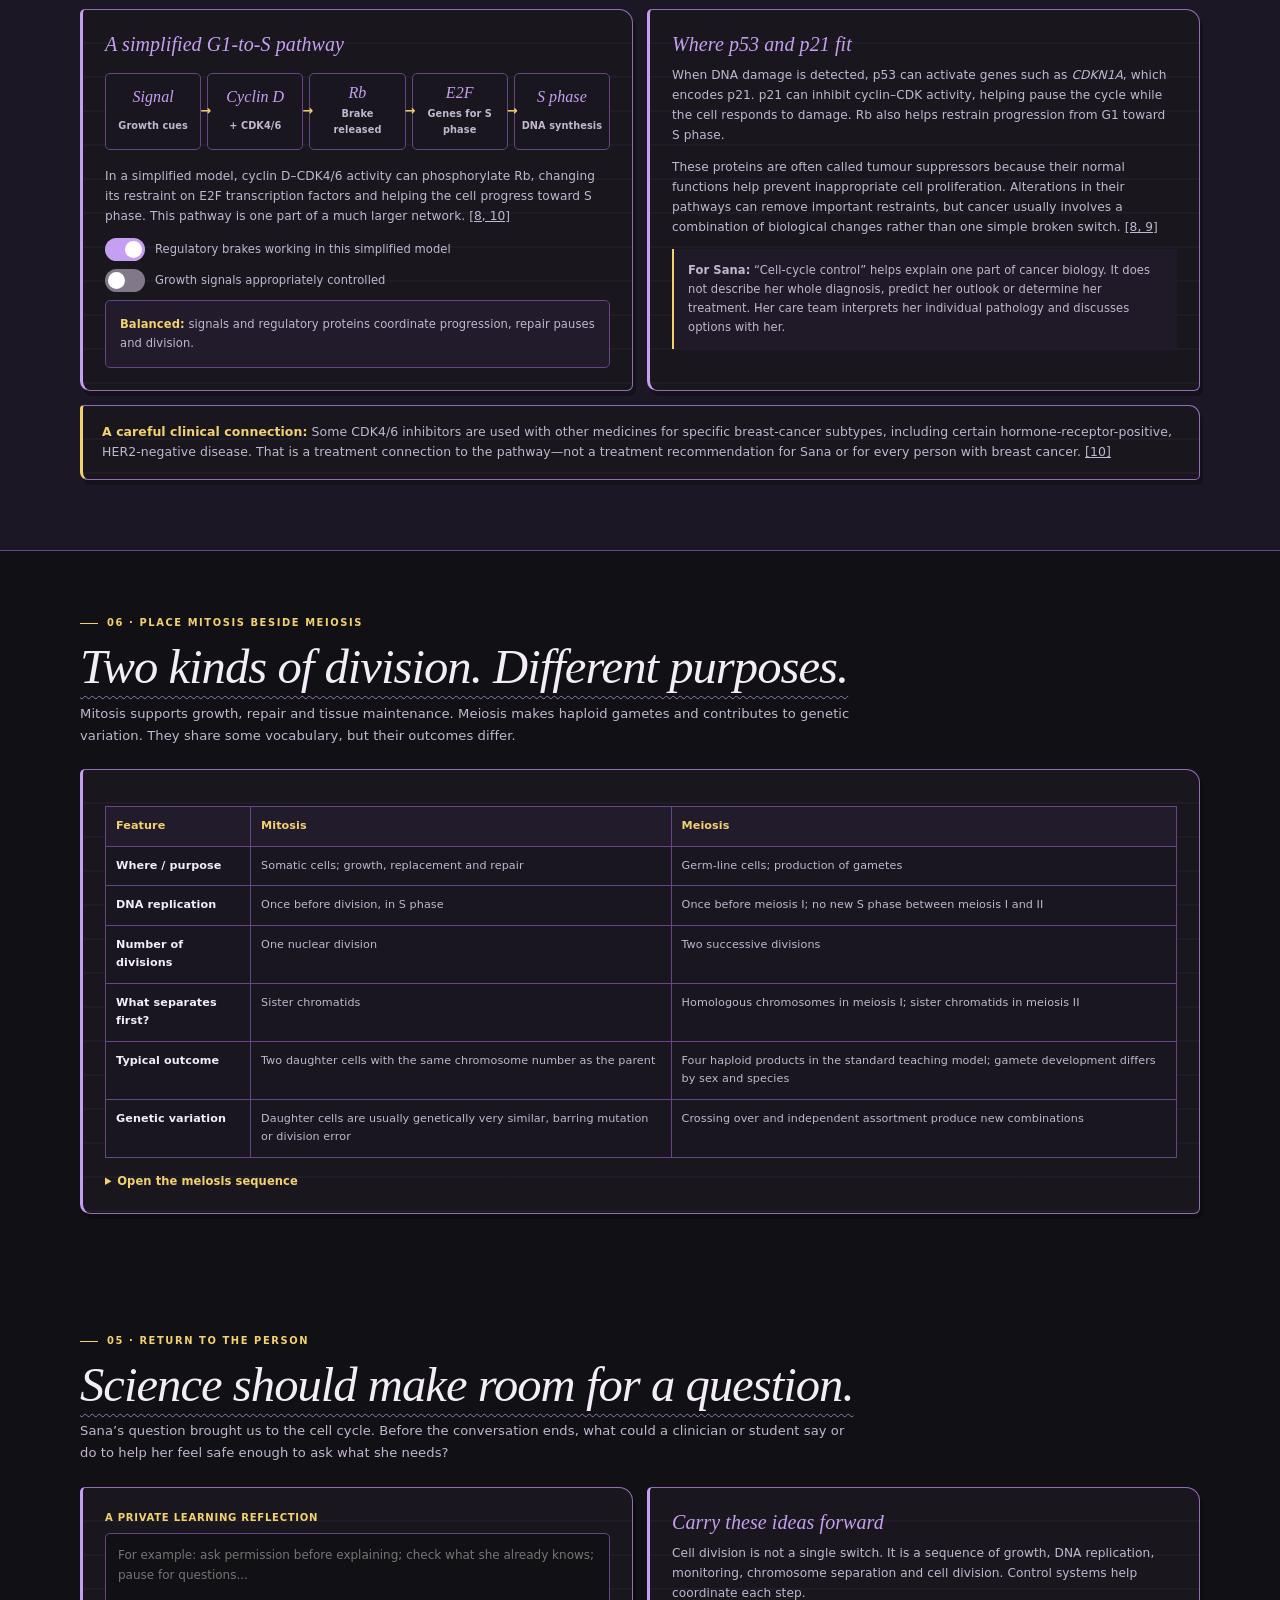
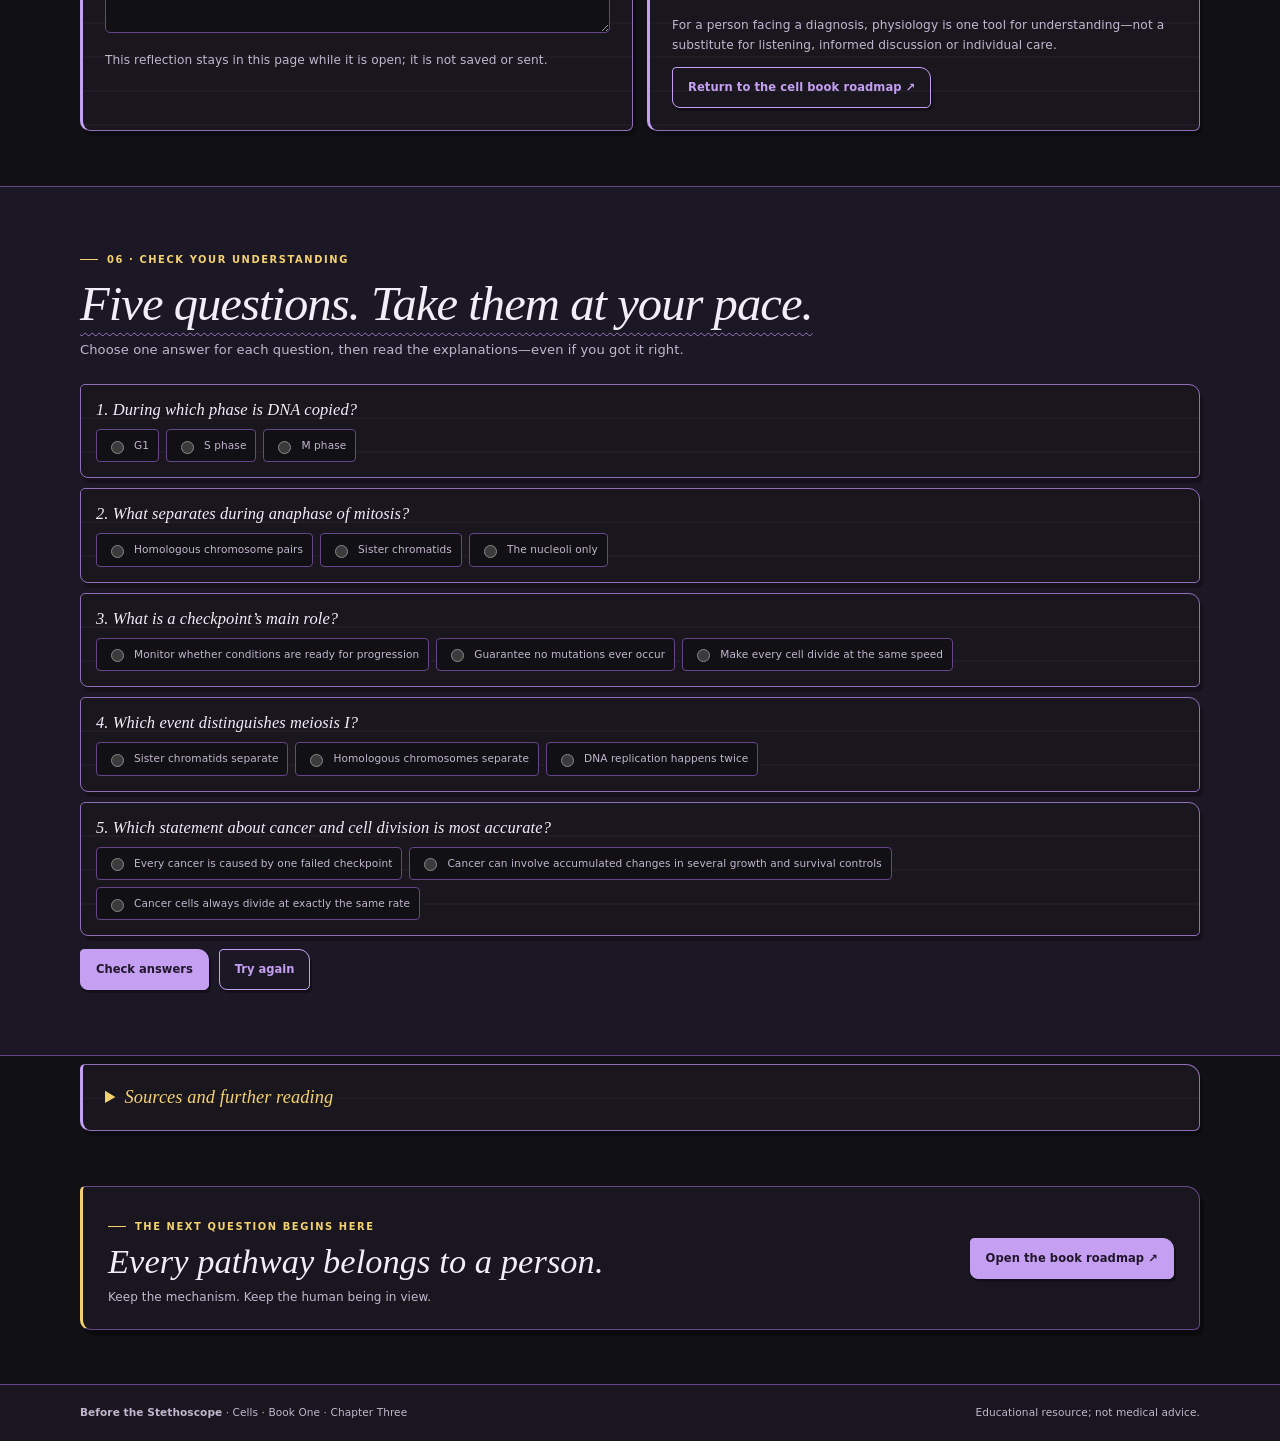
<file: chapter3lab.html>
<!doctype html>
<html lang="en" data-theme="notebook">
<head>
<meta charset="utf-8">
<meta name="viewport" content="width=device-width, initial-scale=1">
<meta name="theme-color" content="#111015">
<meta name="description" content="An interactive, human-centred learning lab on the cell cycle, mitosis, meiosis and cell-cycle regulation.">
<title>Cell Division Lab — Before the Stethoscope</title>
<style>
:root{color-scheme:dark;--bg:#111015;--paper:#19161f;--soft:#211b2b;--ink:#f3edf8;--muted:#c2b7ce;--violet:#c5a0f2;--deep:#a77bd8;--gold:#f3d16f;--rose:#e79ac0;--teal:#8ed4bd;--line:#674589;--shadow:0 14px 38px #0008;--glow:0 0 0 transparent;--serif:"Palatino Linotype","Book Antiqua",Georgia,serif;--sans:Inter,ui-sans-serif,system-ui,-apple-system,"Segoe UI",sans-serif}
:root[data-theme="light"]{color-scheme:light;--bg:#f3efe9;--paper:#fffaf2;--soft:#eee6f3;--ink:#30283a;--muted:#6e6478;--violet:#684393;--deep:#4d326e;--gold:#c9a442;--rose:#b76e88;--teal:#4b9b87;--line:#b99bd4;--shadow:0 14px 35px #30233c16;--glow:0 0 0 transparent}
:root[data-theme="magic"]{color-scheme:dark;--bg:#0b0712;--paper:#171020;--soft:#21122f;--ink:#fff7ff;--muted:#d3c1e3;--violet:#d8b4ff;--deep:#bc8df0;--gold:#ffe17d;--rose:#ff9fcb;--teal:#8cf0cb;--line:#8e56bc;--shadow:0 0 27px #a653e744,0 18px 44px #0009;--glow:0 0 25px #bd7bff55}
*{box-sizing:border-box}html{scroll-behavior:smooth;scroll-padding-top:88px}body{margin:0;background-color:var(--bg);background-image:linear-gradient(90deg,transparent 0,transparent 62px,color-mix(in srgb,var(--violet) 48%,transparent) 63px,color-mix(in srgb,var(--violet) 48%,transparent) 65px,transparent 66px),repeating-linear-gradient(180deg,transparent 0,transparent 33px,color-mix(in srgb,var(--violet) 12%,transparent) 34px,transparent 35px);background-attachment:fixed;color:var(--ink);font:400 16px/1.65 var(--sans);letter-spacing:.005em;transition:background-color .25s,color .25s}a{color:inherit}button,select,textarea{font:inherit;color:inherit}button:focus-visible,a:focus-visible,select:focus-visible,textarea:focus-visible,[tabindex]:focus-visible{outline:3px solid var(--rose);outline-offset:3px}::selection{background:color-mix(in srgb,var(--violet) 45%,transparent);color:var(--ink)}.skip{position:absolute;left:-9999px;top:10px;z-index:90;padding:9px;background:var(--paper)}.skip:focus{left:10px}.topline{height:4px;background:linear-gradient(90deg,var(--violet),var(--gold),var(--violet))}.nav{position:sticky;top:0;z-index:20;display:flex;justify-content:space-between;align-items:center;gap:18px;padding:9px max(20px,calc((100% - 1120px)/2));background:color-mix(in srgb,var(--bg) 93%,transparent);backdrop-filter:blur(16px);border-bottom:1px solid var(--line);box-shadow:0 4px 18px #0003}.brand{display:flex;align-items:center;gap:12px;text-decoration:none;font:italic 500 1rem/1.15 var(--serif)}.brand-logo{display:block;width:43px;height:61px;object-fit:contain;border:1px solid color-mix(in srgb,var(--violet) 55%,var(--line));border-radius:4px;background:#fffdf7;box-shadow:2px 3px 0 #0004}.brand-copy{display:block}.brand small{display:block;margin-top:4px;color:var(--gold);font:750 .56rem var(--sans);font-style:normal;letter-spacing:.13em;text-transform:uppercase}.nav-right{display:flex;align-items:center;gap:14px}.nav-right>a{font-size:.72rem;font-weight:750;color:var(--muted);text-decoration:none}.nav-right>a:hover{color:var(--violet)}.theme-picker{display:flex;gap:2px;padding:3px;border:1px solid var(--line);border-radius:5px;background:var(--paper);box-shadow:2px 3px 0 color-mix(in srgb,var(--violet) 25%,transparent)}.theme-picker button{border:0;border-radius:3px;background:transparent;padding:6px 8px;color:var(--muted);font-size:.59rem;font-weight:800;cursor:pointer}.theme-picker button[aria-pressed="true"]{background:var(--violet);color:#1a1021;box-shadow:var(--glow)}
.wrap{width:min(1120px,calc(100% - 40px));margin:auto}.eyebrow{display:inline-flex;align-items:center;gap:9px;color:var(--gold);font-size:.62rem;font-weight:850;letter-spacing:.16em;text-transform:uppercase}.eyebrow:before{content:"";width:18px;height:1px;background:var(--gold)}h1,h2,h3,h4,p{margin-top:0}.hero{position:relative;overflow:hidden;padding:60px 0 38px}.hero:after{content:"✳";position:absolute;right:8%;top:4px;color:color-mix(in srgb,var(--gold) 48%,transparent);font-size:8rem;transform:rotate(-12deg);pointer-events:none}.hero-grid{position:relative;z-index:1;display:grid;grid-template-columns:1.08fr .92fr;gap:34px;align-items:center}.hero h1{max-width:700px;margin:13px 0 15px;font:italic 400 clamp(2.8rem,5.7vw,4.8rem)/1.02 var(--serif);letter-spacing:-.035em}.hero h1 em{color:var(--violet);font-weight:400}.hero p{max-width:680px;color:var(--muted);font-size:.9rem}.hero p strong{color:var(--ink)}.hero-actions{display:flex;flex-wrap:wrap;gap:9px;margin-top:20px}.button{display:inline-flex;align-items:center;justify-content:center;gap:8px;padding:10px 15px;border:1px solid var(--violet);border-radius:4px 11px 5px 8px;background:var(--violet);color:#21162c;text-decoration:none;font-size:.72rem;font-weight:850;box-shadow:2px 3px 0 #0005,var(--glow);cursor:pointer;transition:transform .2s,box-shadow .2s}.button:hover{transform:translateY(-2px);box-shadow:var(--shadow),var(--glow)}.button.outline{background:transparent;color:var(--violet)}.hero-note{position:relative;width:min(340px,92%);margin:18px auto;padding:22px 23px;background:var(--paper);border:1px solid var(--line);border-left:3px solid var(--gold);border-radius:4px 14px 5px 10px;box-shadow:4px 6px 0 #0005,var(--glow);transform:rotate(-1.2deg)}.hero-note:before{content:"A NOTE BEFORE THE SCIENCE";display:block;margin-bottom:11px;color:var(--gold);font-size:.56rem;font-weight:900;letter-spacing:.15em}.hero-note p{margin:0;color:var(--muted);font:italic 1.18rem/1.45 var(--serif)}.hero-note p strong{color:var(--ink)}.fiction-note{margin:11px 0 0;color:var(--muted);font-size:.63rem}
.steps{display:flex;justify-content:center;align-items:center;flex-wrap:wrap;gap:10px;margin:4px auto 0;padding:12px 15px;border:1px dashed var(--violet);border-radius:5px;color:var(--muted);font-size:.63rem;font-weight:850;letter-spacing:.09em;text-transform:uppercase;background:color-mix(in srgb,var(--paper) 88%,transparent)}.steps i{color:var(--gold);font-style:normal}.section{padding:55px 0}.section-head{max-width:780px;margin:0 0 23px}.section-head h2{margin:9px 0;font:italic 400 clamp(1.95rem,3.8vw,3.1rem)/1.08 var(--serif);letter-spacing:-.02em;text-decoration:underline;text-decoration-color:color-mix(in srgb,var(--violet) 70%,transparent);text-decoration-thickness:1px;text-underline-offset:.25em;text-decoration-style:wavy}.section-head p{margin:0;color:var(--muted);font-size:.82rem}.story,.panel,.card,.question-card,.result,.note-card{background-color:color-mix(in srgb,var(--paper) 96%,transparent);background-image:repeating-linear-gradient(180deg,transparent 0,transparent 32px,color-mix(in srgb,var(--violet) 8%,transparent) 33px,transparent 34px);border:1px solid color-mix(in srgb,var(--violet) 45%,var(--line));box-shadow:3px 5px 0 #0004,var(--glow)}.story{margin:0 0 15px;padding:16px 19px;border-left:3px solid var(--gold);border-radius:4px 11px 5px 8px;color:var(--muted);font-size:.78rem}.story strong,.story b{color:var(--gold)}.grid-2{display:grid;grid-template-columns:1fr 1fr;gap:14px}.grid-3{display:grid;grid-template-columns:repeat(3,1fr);gap:12px}.panel{padding:22px;border-radius:5px 14px 6px 10px;border-left:3px solid var(--violet)}.panel h3,.card h3{margin:0 0 8px;color:var(--violet);font:italic 400 1.25rem/1.25 var(--serif)}.panel p,.card p{color:var(--muted);font-size:.76rem}.card{padding:17px;border-radius:4px 11px 5px 8px}.card .number{display:grid;place-items:center;width:30px;height:30px;margin:0 0 11px;border:1px solid var(--line);border-radius:50%;color:var(--gold);font:italic 1rem var(--serif)}.card p{margin:0}.small{color:var(--muted);font-size:.66rem}.callout{padding:12px 14px;border-left:2px solid var(--gold);background:color-mix(in srgb,var(--soft) 80%,transparent);color:var(--muted);font-size:.72rem}.controls{display:flex;gap:8px;flex-wrap:wrap}.choice{padding:8px 11px;border:1px solid var(--line);border-radius:4px 9px 5px 7px;background:var(--bg);color:var(--muted);font-size:.68rem;font-weight:800;cursor:pointer}.choice[aria-pressed="true"],.choice.active{border-color:var(--gold);background:var(--soft);color:var(--gold);box-shadow:var(--glow)}.live-box{min-height:86px;margin-top:13px;padding:14px;border:1px solid var(--line);border-left:3px solid var(--gold);border-radius:4px 9px 5px 7px;background:var(--soft)}.live-box h3{margin:0 0 5px;color:var(--gold);font:italic 400 1.1rem var(--serif)}.live-box p{margin:0;color:var(--muted);font-size:.73rem}.phase-track{display:flex;align-items:stretch;gap:6px;margin:16px 0 13px}.phase-track button{flex:1;min-width:0;padding:10px 6px;border:1px solid var(--line);border-radius:4px;background:var(--bg);color:var(--muted);font-size:.68rem;font-weight:900;cursor:pointer}.phase-track button[aria-pressed="true"]{border-color:var(--gold);background:var(--soft);color:var(--gold);box-shadow:var(--glow)}.phase-track span{display:block;margin-top:2px;font-size:.53rem;font-weight:650}.dna-meter{height:9px;margin-top:11px;border:1px solid var(--line);border-radius:99px;background:var(--bg);overflow:hidden}.dna-meter i{display:block;width:50%;height:100%;border-radius:99px;background:linear-gradient(90deg,var(--violet),var(--gold));transition:width .3s}.meter-label{display:flex;justify-content:space-between;margin-top:5px;color:var(--muted);font-size:.57rem}.diagram-wrap{padding:10px;border:1px solid var(--line);border-radius:5px;background:var(--paper);box-shadow:inset 0 0 0 4px color-mix(in srgb,var(--paper) 70%,transparent)}.mitosis-svg{display:block;width:100%;height:auto;max-height:270px}.mitosis-svg .cell{fill:color-mix(in srgb,var(--soft) 55%,var(--paper));stroke:var(--violet);stroke-width:3}.mitosis-svg .nucleus{fill:none;stroke:var(--gold);stroke-width:2;stroke-dasharray:5 4}.mitosis-svg .chrom{stroke:var(--rose);stroke-width:5;stroke-linecap:round}.mitosis-svg .spindle{stroke:color-mix(in srgb,var(--violet) 70%,transparent);stroke-width:1.5}.mitosis-svg .pole{fill:var(--gold)}.mitosis-svg .label{font:12px var(--sans);fill:var(--muted)}.mitosis-svg .pinch{fill:var(--bg);stroke:var(--violet);stroke-width:2}.stage-controls{display:flex;align-items:center;justify-content:space-between;gap:10px;margin-top:12px}.stage-count{color:var(--muted);font-size:.65rem;font-weight:800}.stage-copy{min-height:94px;margin-top:10px;padding:13px 14px;border-left:2px solid var(--gold);background:var(--soft);color:var(--muted);font-size:.74rem}.stage-copy strong{display:block;margin-bottom:4px;color:var(--gold);font:italic 1.08rem var(--serif)}
.checkpoint-grid{display:grid;grid-template-columns:.82fr 1.18fr;gap:14px}.select{width:100%;padding:10px 12px;border:1px solid var(--line);border-radius:5px;background:var(--bg);font-size:.73rem}.form-label{display:block;margin:0 0 7px;color:var(--gold);font-size:.63rem;font-weight:850;letter-spacing:.07em;text-transform:uppercase}.radio-stack{display:grid;gap:7px;margin:12px 0}.radio-choice{display:flex;gap:9px;align-items:flex-start;padding:9px 10px;border:1px solid var(--line);border-radius:4px 9px 5px 7px;background:var(--bg);color:var(--muted);font-size:.69rem;cursor:pointer}.radio-choice input{margin-top:4px;accent-color:var(--violet)}.feedback{min-height:58px;margin-top:11px;padding:12px;border:1px solid var(--line);border-radius:4px 9px 5px 7px;background:var(--soft);color:var(--muted);font-size:.71rem}.feedback.good{border-left:3px solid var(--teal)}.feedback.try{border-left:3px solid var(--gold)}.feedback strong{color:var(--gold)}.pathway{display:grid;grid-template-columns:repeat(5,1fr);gap:6px;align-items:center;margin:16px 0}.path-node{position:relative;min-height:77px;display:grid;place-items:center;padding:9px 6px;border:1px solid var(--line);border-radius:5px;background:var(--paper);text-align:center;color:var(--muted);font-size:.61rem;font-weight:800}.path-node b{display:block;color:var(--violet);font:italic 1rem var(--serif)}.path-node:not(:last-child):after{content:"→";position:absolute;right:-11px;z-index:2;color:var(--gold);font-size:.8rem}.switch-line{display:flex;gap:10px;align-items:center;margin:8px 0;color:var(--muted);font-size:.72rem}.switch{width:40px;height:23px;position:relative;border:0;border-radius:99px;background:#81798a;cursor:pointer}.switch:after{content:"";position:absolute;left:3px;top:3px;width:17px;height:17px;border-radius:50%;background:white;transition:transform .2s}.switch[aria-checked="true"]{background:var(--violet)}.switch[aria-checked="true"]:after{transform:translateX(17px)}.reg-result{padding:14px;border:1px solid var(--line);border-radius:5px;background:var(--soft);color:var(--muted);font-size:.72rem}.reg-result b{color:var(--gold)}.compare{width:100%;border-collapse:collapse;margin:14px 0;font-size:.7rem}.compare th,.compare td{padding:10px;border:1px solid var(--line);vertical-align:top;text-align:left}.compare th{color:var(--gold);background:var(--soft)}.compare td{color:var(--muted);background:var(--paper)}.compare td:first-child{color:var(--ink);font-weight:800}.quiz-list{display:grid;gap:10px}.question-card{padding:15px;border-radius:5px 11px 5px 8px}.question-card h3{margin:0 0 9px;color:var(--ink);font:italic 400 1.03rem var(--serif)}.quiz-options{display:flex;flex-wrap:wrap;gap:7px}.quiz-option{display:flex;align-items:center;gap:7px;padding:7px 9px;border:1px solid var(--line);border-radius:4px;background:var(--bg);color:var(--muted);font-size:.66rem;cursor:pointer}.quiz-option input{accent-color:var(--violet)}.quiz-actions{display:flex;align-items:center;flex-wrap:wrap;gap:10px;margin-top:13px}.quiz-result{min-height:22px;color:var(--gold);font-size:.75rem;font-weight:800}.quiz-explanations{display:grid;gap:7px;margin-top:10px}.quiz-explanations p{margin:0;padding:10px 12px;background:var(--paper);border-left:2px solid var(--violet);color:var(--muted);font-size:.69rem}.reflection{width:100%;min-height:100px;padding:12px;border:1px solid var(--line);border-radius:5px;background:var(--bg);color:var(--ink);font-size:.75rem;resize:vertical}.source-list{display:grid;gap:7px;padding-left:21px;color:var(--muted);font-size:.68rem}.source-list a{color:var(--violet);text-underline-offset:2px}.footer{padding:19px 0;border-top:1px solid var(--line);background:var(--paper);color:var(--muted);font-size:.66rem}.footer-inner{display:flex;justify-content:space-between;gap:12px}.footer a{text-decoration:none;font-weight:800}.closing{padding:0 0 54px}.closing-card{display:flex;justify-content:space-between;align-items:center;gap:20px;padding:22px 25px;border:1px solid var(--line);border-left:3px solid var(--gold);border-radius:5px 14px 6px 10px;background:var(--paper);box-shadow:4px 6px 0 #0005,var(--glow)}.closing-card h2{margin:7px 0;font:italic 400 clamp(1.5rem,3vw,2.15rem)/1.1 var(--serif)}.closing-card p{margin:0;color:var(--muted);font-size:.75rem}.subtle{color:var(--muted);font-size:.66rem}
@media(max-width:850px){.hero-grid,.grid-2,.checkpoint-grid{grid-template-columns:1fr}.hero-grid{gap:5px}.hero-note{margin:2px auto 8px}.grid-3{grid-template-columns:1fr 1fr}.pathway{grid-template-columns:repeat(3,1fr)}.path-node:nth-child(3):after{display:none}}
@media(max-width:620px){.nav{padding-inline:10px;gap:7px}.nav-right{gap:6px}.nav-right>a{font-size:.58rem}.nav-right>a:nth-child(2){display:none}.brand{gap:7px;font-size:.82rem}.brand-logo{width:33px;height:47px}.brand small{font-size:.47rem}.theme-picker button{padding:5px 6px;font-size:.5rem}.wrap{width:calc(100% - 28px)}.hero{padding:39px 0 28px}.hero h1{font-size:clamp(2.55rem,12vw,3.7rem)}.hero:after{font-size:5rem;right:3%}.section{padding:43px 0}.panel{padding:16px}.grid-3{grid-template-columns:1fr}.phase-track{gap:3px}.phase-track button{padding:8px 3px;font-size:.58rem}.phase-track span{font-size:.47rem}.pathway{grid-template-columns:1fr}.path-node{min-height:58px}.path-node:not(:last-child):after{content:"↓";right:50%;bottom:-14px;top:auto}.stage-controls{flex-wrap:wrap}.closing-card{align-items:flex-start;flex-direction:column;padding:19px}.footer-inner{flex-direction:column}.compare{font-size:.6rem}.compare th,.compare td{padding:7px}.steps{gap:6px;font-size:.52rem;padding:10px 8px}}
@media(prefers-reduced-motion:reduce){*,*:before,*:after{scroll-behavior:auto!important;animation-duration:.01ms!important;animation-iteration-count:1!important;transition-duration:.01ms!important}}
</style>
</head>
<body>
<a class="skip" href="#main">Skip to content</a><div class="topline" aria-hidden="true"></div>
<header><nav class="nav" aria-label="Main navigation"><a class="brand" href="index.html" aria-label="Before the Stethoscope home"><img class="brand-logo" src="images/before-the-stethoscope-transparent.png" alt="Before the Stethoscope: physiology logo"><span class="brand-copy">Before the Stethoscope<small>FIELD NOTES · CELLS · 03</small></span></a><div class="nav-right"><a href="cell-membrane-lab.html">← Chapter 02</a><a href="chapters.html">Book roadmap</a><div class="theme-picker" role="group" aria-label="Choose notebook appearance"><button data-theme-choice="notebook" aria-pressed="true">Notebook</button><button data-theme-choice="light" aria-pressed="false">Paper</button><button data-theme-choice="magic" aria-pressed="false">Glow ✦</button></div></div></nav></header>
<main id="main">
<section class="hero"><div class="wrap hero-grid"><div><span class="eyebrow">Interactive cell lab · Chapter 03</span><h1>When a cell divides, <em>what keeps the story in balance?</em></h1><p>Sana has just learned that a biopsy confirmed breast cancer. There is a lot to take in. Before the tests and pathways, she deserves time, clear answers and a chance to ask what matters to her.</p><p>As she begins to understand the diagnosis, one question keeps returning: <strong>how does a cell know when to grow, copy its DNA and divide?</strong></p><div class="hero-actions"><a class="button" href="#cycle">Follow the cell cycle ↓</a><a class="button outline" href="#checkpoints">Try a checkpoint case ↓</a></div><p class="fiction-note">Sana is a fictional composite for learning. Her experience does not represent every person with breast cancer.</p></div><aside class="hero-note"><p>“I know my cells are involved. Can you help me understand what they are meant to do—and what can change?”</p></aside></div></section>
<div class="wrap steps" aria-label="Chapter learning sequence"><span>01 · Begin with a person</span><i>→</i><span>02 · Ask the question</span><i>→</i><span>03 · Trace the mechanism</span><i>→</i><span>04 · Connect the systems</span><i>→</i><span>05 · Return to the person</span><i>→</i><span>06 · Check understanding</span></div>

<section class="section" id="cycle"><div class="wrap"><div class="section-head"><span class="eyebrow">02 · Ask the physiology question</span><h2>What must happen before one cell becomes two?</h2><p>A cell needs to grow, copy its DNA once, check that the copy is ready, and distribute one complete set of chromosomes to each daughter cell. Select a phase to follow the sequence.</p></div><div class="panel"><div class="phase-track" role="group" aria-label="Explore cell-cycle phases"><button data-phase="G1" aria-pressed="true">G1<span>Grow</span></button><button data-phase="S" aria-pressed="false">S<span>Copy DNA</span></button><button data-phase="G2" aria-pressed="false">G2<span>Prepare</span></button><button data-phase="M" aria-pressed="false">M<span>Divide</span></button><button data-phase="G0" aria-pressed="false">G0<span>Pause / exit</span></button></div><div class="grid-2"><div><div class="live-box" aria-live="polite"><h3 id="phase-title">G1 · Grow and assess</h3><p id="phase-text">The cell grows, performs its usual work and responds to signals. At the G1 checkpoint, it can assess conditions and DNA integrity before committing to DNA synthesis.</p></div><div class="dna-meter" aria-label="Relative DNA content through the cycle"><i id="dna-bar"></i></div><div class="meter-label"><span>Relative DNA amount</span><span id="dna-label">2C · before replication</span></div></div><div class="callout"><strong>Keep the order straight:</strong> DNA replication occurs in S phase. The chromosomes then separate during mitosis in M phase. Mitosis is nuclear division; cytokinesis divides the cytoplasm. Together they produce two cells. <a href="#sources">[1–3]</a></div></div><p class="small" style="margin:12px 0 0">G0 describes a state outside the active cycle. Some cells can re-enter the cycle; others are highly specialised and rarely divide.</p></div></div></section>

<section class="section" style="background:color-mix(in srgb,var(--soft) 68%,transparent);border-block:1px solid var(--line)" id="mitosis"><div class="wrap"><div class="section-head"><span class="eyebrow">03 · Build the model</span><h2>Mitosis: separate the copied chromosomes carefully.</h2><p>Step through a simplified animal cell. The drawing is schematic; it shows the key movements rather than every chromosome.</p></div><div class="grid-2"><div class="panel"><div class="diagram-wrap"><svg class="mitosis-svg" id="mitosis-diagram" viewBox="0 0 460 250" role="img" aria-label="Schematic animal cell during interphase"></svg></div><div class="stage-controls"><button class="button outline" id="prev-stage" type="button">← Previous</button><span class="stage-count" id="stage-count" aria-live="polite">Stage 1 of 6</span><button class="button" id="next-stage" type="button">Next stage →</button></div><div class="stage-copy" aria-live="polite"><strong id="stage-title">Interphase · prepare</strong><span id="stage-text">Before mitosis, DNA has already been replicated during S phase. Each chromosome now consists of two sister chromatids joined at a centromere.</span></div></div><div><article class="card"><span class="number">01</span><h3>Prophase</h3><p>Chromatin condenses into visible chromosomes. The mitotic spindle begins to form as the cell prepares to move chromosomes.</p></article><article class="card" style="margin-top:9px"><span class="number">02</span><h3>Metaphase</h3><p>Chromosomes line up at the cell’s equator. The spindle-assembly checkpoint monitors whether kinetochores are properly attached to spindle microtubules.</p></article><article class="card" style="margin-top:9px"><span class="number">03</span><h3>Anaphase → telophase → cytokinesis</h3><p>Sister chromatids separate and move to opposite poles. New nuclei form; the cytoplasm then divides. The result is two daughter cells with the same chromosome number as the parent cell.</p></article><p class="small" style="margin-top:11px">Some textbooks include prometaphase as a separate stage; others group its events with prophase. The chromosome movements are the same.</p></div></div></div></section>

<section class="section" id="checkpoints"><div class="wrap"><div class="section-head"><span class="eyebrow">04 · Test the idea</span><h2>Checkpoints are pauses with a purpose.</h2><p>Cell-cycle checkpoints monitor whether key conditions are met. They can delay progression while problems are repaired; when damage cannot be repaired, a cell may enter apoptosis or other fates.</p></div><div class="checkpoint-grid"><div class="panel"><label class="form-label" for="checkpoint-case">Choose a cell’s situation</label><select class="select" id="checkpoint-case"><option value="g1">G1 · DNA damage is detected before replication</option><option value="g2">G2 · DNA replication is incomplete</option><option value="spindle">M phase · One chromosome is not attached correctly</option><option value="ready">All checks are satisfied</option></select><p class="small" style="margin:12px 0 5px">What is the safest first response?</p><div class="radio-stack"><label class="radio-choice"><input type="radio" name="checkpoint-answer" value="proceed"><span>Continue immediately to the next phase</span></label><label class="radio-choice"><input type="radio" name="checkpoint-answer" value="pause"><span>Pause progression while the problem is checked or corrected</span></label><label class="radio-choice"><input type="radio" name="checkpoint-answer" value="apoptosis"><span>Always trigger apoptosis straight away</span></label></div><button class="button" id="check-checkpoint" type="button">Check my reasoning</button><div class="feedback" id="checkpoint-feedback" aria-live="polite">Choose a situation and response to see the reasoning.</div></div><div class="panel"><h3>Three important control points</h3><div class="pathway" aria-label="Key cell-cycle checkpoints"><div class="path-node"><b>G1</b>Conditions and DNA damage</div><div class="path-node"><b>S</b>DNA copying monitored</div><div class="path-node"><b>G2</b>Replication complete?</div><div class="path-node"><b>M</b>Chromosomes attached?</div><div class="path-node"><b>Divide</b>Only when ready</div></div><p>The major internal checkpoints are commonly described at G1, G2/M and metaphase (the spindle-assembly checkpoint). S-phase surveillance also helps detect problems during DNA replication. These controls lower risk; they cannot guarantee that every error is caught. <a href="#sources">[7–9]</a></p><div class="callout"><strong>Repair is not the only outcome.</strong> A cell may pause, repair damage, enter a non-dividing state, undergo senescence or die. The response depends on the type and extent of damage and on the cell.</div></div></div></div></section>

<section class="section" style="background:color-mix(in srgb,var(--soft) 68%,transparent);border-block:1px solid var(--line)" id="regulation"><div class="wrap"><div class="section-head"><span class="eyebrow">05 · Connect regulation to the patient story</span><h2>Cells use both accelerators and brakes.</h2><p>Growth signals and cell-cycle regulators work together. Cancer can arise when changes accumulate in pathways controlling growth, DNA repair, checkpoints or cell death. The details vary between cancers and between people.</p></div><div class="grid-2"><div class="panel"><h3>A simplified G1-to-S pathway</h3><div class="pathway" aria-label="Simplified cyclin D and Rb pathway"><div class="path-node"><b>Signal</b>Growth cues</div><div class="path-node"><b>Cyclin D</b>+ CDK4/6</div><div class="path-node"><b>Rb</b>Brake released</div><div class="path-node"><b>E2F</b>Genes for S phase</div><div class="path-node"><b>S phase</b>DNA synthesis</div></div><p>In a simplified model, cyclin D–CDK4/6 activity can phosphorylate Rb, changing its restraint on E2F transcription factors and helping the cell progress toward S phase. This pathway is one part of a much larger network. <a href="#sources">[8, 10]</a></p><div class="switch-line"><button class="switch" id="brake-switch" type="button" role="switch" aria-checked="true" aria-label="Toggle cell-cycle brakes"></button><span id="brake-label">Regulatory brakes working in this simplified model</span></div><div class="switch-line"><button class="switch" id="signal-switch" type="button" role="switch" aria-checked="false" aria-label="Toggle persistent growth signal"></button><span id="signal-label">Growth signals appropriately controlled</span></div><div class="reg-result" id="reg-result" aria-live="polite"><b>Balanced:</b> signals and regulatory proteins coordinate progression, repair pauses and division.</div></div><div class="panel"><h3>Where p53 and p21 fit</h3><p>When DNA damage is detected, p53 can activate genes such as <em>CDKN1A</em>, which encodes p21. p21 can inhibit cyclin–CDK activity, helping pause the cycle while the cell responds to damage. Rb also helps restrain progression from G1 toward S phase.</p><p>These proteins are often called tumour suppressors because their normal functions help prevent inappropriate cell proliferation. Alterations in their pathways can remove important restraints, but cancer usually involves a combination of biological changes rather than one simple broken switch. <a href="#sources">[8, 9]</a></p><div class="callout"><strong>For Sana:</strong> “Cell-cycle control” helps explain one part of cancer biology. It does not describe her whole diagnosis, predict her outlook or determine her treatment. Her care team interprets her individual pathology and discusses options with her.</div></div></div><div class="story" style="margin-top:14px"><b>A careful clinical connection:</b> Some CDK4/6 inhibitors are used with other medicines for specific breast-cancer subtypes, including certain hormone-receptor-positive, HER2-negative disease. That is a treatment connection to the pathway—not a treatment recommendation for Sana or for every person with breast cancer. <a href="#sources">[10]</a></div></div></section>

<section class="section" id="meiosis"><div class="wrap"><div class="section-head"><span class="eyebrow">06 · Place mitosis beside meiosis</span><h2>Two kinds of division. Different purposes.</h2><p>Mitosis supports growth, repair and tissue maintenance. Meiosis makes haploid gametes and contributes to genetic variation. They share some vocabulary, but their outcomes differ.</p></div><div class="panel"><table class="compare"><thead><tr><th>Feature</th><th>Mitosis</th><th>Meiosis</th></tr></thead><tbody><tr><td>Where / purpose</td><td>Somatic cells; growth, replacement and repair</td><td>Germ-line cells; production of gametes</td></tr><tr><td>DNA replication</td><td>Once before division, in S phase</td><td>Once before meiosis I; no new S phase between meiosis I and II</td></tr><tr><td>Number of divisions</td><td>One nuclear division</td><td>Two successive divisions</td></tr><tr><td>What separates first?</td><td>Sister chromatids</td><td>Homologous chromosomes in meiosis I; sister chromatids in meiosis II</td></tr><tr><td>Typical outcome</td><td>Two daughter cells with the same chromosome number as the parent</td><td>Four haploid products in the standard teaching model; gamete development differs by sex and species</td></tr><tr><td>Genetic variation</td><td>Daughter cells are usually genetically very similar, barring mutation or division error</td><td>Crossing over and independent assortment produce new combinations</td></tr></tbody></table><details><summary style="color:var(--gold);cursor:pointer;font-size:.72rem;font-weight:800">Open the meiosis sequence</summary><div class="grid-2" style="margin-top:12px"><div class="card"><h3>Meiosis I · reduce</h3><p>Homologous chromosome pairs come together. Crossing over can exchange DNA between non-sister chromatids. Homologues then separate, reducing the chromosome set from diploid to haploid.</p></div><div class="card"><h3>Meiosis II · separate</h3><p>Sister chromatids separate in a second division. There is no second round of DNA replication between meiosis I and meiosis II.</p></div></div><p class="small" style="margin:12px 0 0">Remember: mitosis separates sister chromatids in one division; meiosis I separates homologues, then meiosis II separates sister chromatids. <a href="#sources">[4–6]</a></p></details></div></div></section>

<section class="section" id="reflection"><div class="wrap"><div class="section-head"><span class="eyebrow">05 · Return to the person</span><h2>Science should make room for a question.</h2><p>Sana’s question brought us to the cell cycle. Before the conversation ends, what could a clinician or student say or do to help her feel safe enough to ask what she needs?</p></div><div class="grid-2"><div class="panel"><label class="form-label" for="reflection-note">A private learning reflection</label><textarea class="reflection" id="reflection-note" placeholder="For example: ask permission before explaining; check what she already knows; pause for questions..."></textarea><p class="small" style="margin:8px 0 0">This reflection stays in this page while it is open; it is not saved or sent.</p></div><div class="panel"><h3>Carry these ideas forward</h3><p>Cell division is not a single switch. It is a sequence of growth, DNA replication, monitoring, chromosome separation and cell division. Control systems help coordinate each step.</p><p>For a person facing a diagnosis, physiology is one tool for understanding—not a substitute for listening, informed discussion or individual care.</p><a class="button outline" href="chapters.html">Return to the cell book roadmap ↗</a></div></div></div></section>

<section class="section" style="background:color-mix(in srgb,var(--soft) 68%,transparent);border-block:1px solid var(--line)" id="quiz"><div class="wrap"><div class="section-head"><span class="eyebrow">06 · Check your understanding</span><h2>Five questions. Take them at your pace.</h2><p>Choose one answer for each question, then read the explanations—even if you got it right.</p></div><form id="quiz-form"><div class="quiz-list">
<div class="question-card"><h3>1. During which phase is DNA copied?</h3><div class="quiz-options"><label class="quiz-option"><input type="radio" name="q1" value="a">G1</label><label class="quiz-option"><input type="radio" name="q1" value="b">S phase</label><label class="quiz-option"><input type="radio" name="q1" value="c">M phase</label></div></div>
<div class="question-card"><h3>2. What separates during anaphase of mitosis?</h3><div class="quiz-options"><label class="quiz-option"><input type="radio" name="q2" value="a">Homologous chromosome pairs</label><label class="quiz-option"><input type="radio" name="q2" value="b">Sister chromatids</label><label class="quiz-option"><input type="radio" name="q2" value="c">The nucleoli only</label></div></div>
<div class="question-card"><h3>3. What is a checkpoint’s main role?</h3><div class="quiz-options"><label class="quiz-option"><input type="radio" name="q3" value="a">Monitor whether conditions are ready for progression</label><label class="quiz-option"><input type="radio" name="q3" value="b">Guarantee no mutations ever occur</label><label class="quiz-option"><input type="radio" name="q3" value="c">Make every cell divide at the same speed</label></div></div>
<div class="question-card"><h3>4. Which event distinguishes meiosis I?</h3><div class="quiz-options"><label class="quiz-option"><input type="radio" name="q4" value="a">Sister chromatids separate</label><label class="quiz-option"><input type="radio" name="q4" value="b">Homologous chromosomes separate</label><label class="quiz-option"><input type="radio" name="q4" value="c">DNA replication happens twice</label></div></div>
<div class="question-card"><h3>5. Which statement about cancer and cell division is most accurate?</h3><div class="quiz-options"><label class="quiz-option"><input type="radio" name="q5" value="a">Every cancer is caused by one failed checkpoint</label><label class="quiz-option"><input type="radio" name="q5" value="b">Cancer can involve accumulated changes in several growth and survival controls</label><label class="quiz-option"><input type="radio" name="q5" value="c">Cancer cells always divide at exactly the same rate</label></div></div>
</div><div class="quiz-actions"><button class="button" type="submit">Check answers</button><button class="button outline" type="reset" id="quiz-reset">Try again</button><span class="quiz-result" id="quiz-result" aria-live="polite"></span></div><div class="quiz-explanations" id="quiz-explanations" aria-live="polite"></div></form></div></section>

<section class="section" id="sources" style="padding-top:8px"><div class="wrap"><details class="panel"><summary style="color:var(--gold);cursor:pointer;font:italic 1.15rem var(--serif)">Sources and further reading</summary><p class="small" style="margin:11px 0">The chapter synthesises these learning resources. The short case is fictional; it is not based on an individual patient.</p><ol class="source-list"><li><a href="https://www.genome.gov/genetics-glossary/Mitosis" target="_blank" rel="noopener">National Human Genome Research Institute · Mitosis</a></li><li><a href="https://teachmephysiology.com/biochemistry/cell-growth-death/mitosis/" target="_blank" rel="noopener">TeachMePhysiology · Mitosis</a></li><li><a href="https://www.ncbi.nlm.nih.gov/books/NBK541155/" target="_blank" rel="noopener">NCBI Bookshelf · In brief: How do most cells divide (mitosis)?</a></li><li><a href="https://www.ncbi.nlm.nih.gov/books/NBK482462/" target="_blank" rel="noopener">NCBI Bookshelf · Genetics, Meiosis</a></li><li><a href="https://embryology.med.unsw.edu.au/embryology/index.php/Cell_Division_-_Meiosis" target="_blank" rel="noopener">UNSW Embryology · Cell Division: Meiosis</a></li><li><a href="https://teachmephysiology.com/biochemistry/cell-growth-death/meiosis/" target="_blank" rel="noopener">TeachMePhysiology · Meiosis</a></li><li><a href="https://www.ncbi.nlm.nih.gov/books/NBK26824/" target="_blank" rel="noopener">Alberts et al. · Components of the Cell-Cycle Control System, Molecular Biology of the Cell (NCBI Bookshelf)</a></li><li><a href="https://bio.libretexts.org/Bookshelves/Introductory_and_General_Biology/Map%3A_Raven_Biology_12th_Edition/10%3A_How_Cells_Divide/10.06%3A_Control_of_the_Cell_Cycle" target="_blank" rel="noopener">LibreTexts · Control of the Cell Cycle</a></li><li><a href="https://medlineplus.gov/genetics/understanding/howgeneswork/genesanddivision/" target="_blank" rel="noopener">MedlinePlus Genetics · How genes control growth and division</a></li><li><a href="https://www.cancer.gov/publications/dictionaries/cancer-drug/def/cdk4-6-inhibitor-cs3002" target="_blank" rel="noopener">National Cancer Institute · CDK4/6 inhibitor and cell-cycle mechanism</a></li><li><a href="https://www.cancer.gov/about-cancer/treatment/drugs/ribociclib" target="_blank" rel="noopener">National Cancer Institute · Ribociclib and specific breast-cancer uses</a></li></ol><p class="small">Educational resource only. It does not diagnose, predict an individual outcome or recommend treatment.</p></details></div></section>

<section class="closing"><div class="wrap closing-card"><div><span class="eyebrow">The next question begins here</span><h2>Every pathway belongs to a person.</h2><p>Keep the mechanism. Keep the human being in view.</p></div><a class="button" href="chapters.html">Open the book roadmap ↗</a></div></section>
</main>
<footer class="footer"><div class="wrap footer-inner"><span><a href="index.html">Before the Stethoscope</a> · Cells · Book One · Chapter Three</span><span>Educational resource; not medical advice.</span></div></footer>
<script>
(function(){
const root=document.documentElement,themeButtons=[...document.querySelectorAll('[data-theme-choice]')],themeKey='bts-lab-theme-mode';
function applyTheme(mode){root.dataset.theme=mode;themeButtons.forEach(b=>b.setAttribute('aria-pressed',String(b.dataset.themeChoice===mode)));try{localStorage.setItem(themeKey,mode)}catch(e){}}
let saved='notebook';try{saved=localStorage.getItem(themeKey)||'notebook'}catch(e){}applyTheme(saved);themeButtons.forEach(b=>b.addEventListener('click',()=>applyTheme(b.dataset.themeChoice)));
const phases={G1:['G1 · Grow and assess','The cell grows, performs its usual work and responds to signals. At the G1 checkpoint, it can assess conditions and DNA integrity before committing to DNA synthesis.','2C · before replication',50],S:['S · Copy the DNA','The cell replicates its DNA. Each chromosome is copied to form two sister chromatids joined at a centromere. The DNA amount doubles, but the chromosome number is counted by centromeres and has not yet doubled.','4C · DNA replicated',100],G2:['G2 · Prepare to divide','The cell continues to grow and checks whether DNA replication is complete. If problems are detected, progression toward mitosis can pause while the cell responds.','4C · copied DNA',100],M:['M · Separate and divide','Mitosis separates sister chromatids into two nuclei. Cytokinesis then divides the cytoplasm, usually producing two daughter cells with the same chromosome number as the parent.','4C → 2C per daughter',100],G0:['G0 · Outside the active cycle','Some cells leave the active cell cycle temporarily or for a long period. G0 is not a single identical state: some cells can re-enter the cycle, while others remain specialised.','Varies by cell',50]};
document.querySelectorAll('[data-phase]').forEach(b=>b.addEventListener('click',()=>{const p=phases[b.dataset.phase];document.querySelectorAll('[data-phase]').forEach(x=>x.setAttribute('aria-pressed',String(x===b)));document.getElementById('phase-title').textContent=p[0];document.getElementById('phase-text').textContent=p[1];document.getElementById('dna-label').textContent=p[2];document.getElementById('dna-bar').style.width=p[3]+'%'}));
const stages=[
{name:'Interphase · prepare',text:'Before mitosis, DNA has already been replicated during S phase. Each chromosome now consists of two sister chromatids joined at a centromere.',draw:'interphase'},
{name:'Prophase · condense',text:'Chromatin condenses into chromosomes. The spindle begins to form and the centrosomes move toward opposite sides of the cell.',draw:'prophase'},
{name:'Metaphase · align',text:'Chromosomes align at the cell equator. Spindle microtubules attach at kinetochores so each sister chromatid is connected toward an opposite pole.',draw:'metaphase'},
{name:'Anaphase · separate',text:'Sister chromatids separate and move toward opposite poles. Once separated, each chromatid is considered an individual chromosome.',draw:'anaphase'},
{name:'Telophase · re-form nuclei',text:'Chromosomes reach the poles and begin to decondense. New nuclear envelopes form while the cell begins to constrict.',draw:'telophase'},
{name:'Cytokinesis · split the cell',text:'The cytoplasm divides, producing two daughter cells. Each receives one copy of the genetic material; the cells can now grow and function independently.',draw:'cytokinesis'}];let stage=0;
function X(x,y,s=1){return `<g transform="translate(${x} ${y}) scale(${s})"><path class="chrom" d="M-8 -15 L8 15 M8 -15 L-8 15"/></g>`}function rod(x,y,dx,dy){return `<path class="chrom" d="M${x} ${y} q${dx/2} ${dy/2} ${dx} ${dy}"/>`}
function drawStage(kind){let common=`<ellipse class="cell" cx="230" cy="125" rx="190" ry="92"/>`,poles=`<circle class="pole" cx="90" cy="125" r="6"/><circle class="pole" cx="370" cy="125" r="6"/>`,s='';if(kind==='interphase'){s=`${common}<circle class="nucleus" cx="230" cy="125" r="48"/><path class="chrom" d="M211 117q18-25 37-2t-4 26q-22 15-31-5M215 139q10-22 29-18" stroke-width="3"/><text class="label" x="198" y="201">replicated DNA is still within nucleus</text>`}if(kind==='prophase'){s=`${common}${poles}<circle class="nucleus" cx="230" cy="125" r="50" opacity=".45"/>${X(200,110)}${X(230,133)}${X(260,108)}<path class="spindle" d="M90 125L200 110M90 125L230 133M90 125L260 108M370 125L200 110M370 125L230 133M370 125L260 108"/><text class="label" x="188" y="210">chromosomes condense</text>`}if(kind==='metaphase'){s=`${common}${poles}${X(197,125)}${X(230,125)}${X(263,125)}<path class="spindle" d="M90 125L197 125M90 125L230 125M90 125L263 125M370 125L197 125M370 125L230 125M370 125L263 125"/><path class="spindle" d="M230 35v180" stroke-dasharray="4 5"/><text class="label" x="183" y="211">metaphase plate</text>`}if(kind==='anaphase'){s=`${common}${poles}${rod(205,115,-57,-22)}${rod(205,135,-57,22)}${rod(255,115,57,-22)}${rod(255,135,57,22)}<path class="spindle" d="M90 125L150 100M90 125L150 150M370 125L310 100M370 125L310 150"/><text class="label" x="187" y="211">sister chromatids move apart</text>`}if(kind==='telophase'){s=`${common}<ellipse class="nucleus" cx="155" cy="125" rx="39" ry="48"/><ellipse class="nucleus" cx="305" cy="125" rx="39" ry="48"/>${rod(145,112,15,23)}${rod(295,112,15,23)}<path class="pinch" d="M220 34 Q242 125 220 216 Q230 224 240 216 Q218 125 240 34Z"/><text class="label" x="194" y="225">nuclear envelopes return</text>`}if(kind==='cytokinesis'){s=`<ellipse class="cell" cx="130" cy="125" rx="91" ry="74"/><ellipse class="cell" cx="330" cy="125" rx="91" ry="74"/><circle class="nucleus" cx="130" cy="125" r="35"/><circle class="nucleus" cx="330" cy="125" r="35"/>${rod(120,120,18,25)}${rod(320,120,18,25)}<text class="label" x="169" y="220">two daughter cells</text>`}return `<svg class="mitosis-svg" viewBox="0 0 460 250" role="img" aria-label="Schematic cell in ${kind}">${s}</svg>`}
function showStage(){const x=stages[stage];document.getElementById('mitosis-diagram').outerHTML=drawStage(x.draw);document.getElementById('stage-title').textContent=x.name;document.getElementById('stage-text').textContent=x.text;document.getElementById('stage-count').textContent=`Stage ${stage+1} of ${stages.length}`;document.getElementById('prev-stage').disabled=stage===0;document.getElementById('next-stage').disabled=stage===stages.length-1}document.getElementById('prev-stage').addEventListener('click',()=>{stage=Math.max(0,stage-1);showStage()});document.getElementById('next-stage').addEventListener('click',()=>{stage=Math.min(stages.length-1,stage+1);showStage()});showStage();
const scenarios={g1:{correct:'pause',text:'At G1, damage can prompt a pause so the cell can respond before DNA is replicated. If the damage cannot be adequately resolved, apoptosis may be one possible outcome; it is not an automatic response to every detected problem.'},g2:{correct:'pause',text:'The cell should pause before mitosis if DNA replication is incomplete or errors are detected. The G2/M checkpoint helps prevent division with unfinished or damaged DNA.'},spindle:{correct:'pause',text:'The spindle-assembly checkpoint delays anaphase until chromosomes are appropriately attached. This helps reduce unequal chromosome distribution.'},ready:{correct:'proceed',text:'If the cell is healthy and the required checks are satisfied, progression is appropriate. Checkpoints regulate the timing of division; they are not meant to stop every cell from dividing.'}};document.getElementById('check-checkpoint').addEventListener('click',()=>{const scenario=document.getElementById('checkpoint-case').value,answer=document.querySelector('input[name="checkpoint-answer"]:checked'),box=document.getElementById('checkpoint-feedback');if(!answer){box.className='feedback try';box.innerHTML='Choose a response before checking.';return}const c=scenarios[scenario],ok=answer.value===c.correct;box.className='feedback '+(ok?'good':'try');box.innerHTML=(ok?'<strong>Good reasoning. </strong>':'<strong>Try the checkpoint logic again. </strong>')+c.text});
let brakes=true,signal=false;function updateReg(){const b=document.getElementById('brake-switch'),s=document.getElementById('signal-switch'),r=document.getElementById('reg-result');b.setAttribute('aria-checked',String(brakes));s.setAttribute('aria-checked',String(signal));document.getElementById('brake-label').textContent=brakes?'Regulatory brakes working in this simplified model':'Some regulatory brakes are impaired in this simplified model';document.getElementById('signal-label').textContent=signal?'Persistent growth signal present':'Growth signals appropriately controlled';if(!brakes&&signal){r.innerHTML='<b>Higher risk of unchecked progression:</b> with persistent growth signalling and impaired brakes, cells may receive more pro-division pressure. Real tumours involve more pathways and cannot be reduced to this two-switch model.'}else if(!brakes){r.innerHTML='<b>Less restraint:</b> impaired brakes can make orderly control harder, even if the growth signal is not persistently active.'}else if(signal){r.innerHTML='<b>Signal present, brakes still respond:</b> a growth cue alone does not mean a cell will become cancerous. Control depends on the wider network and context.'}else{r.innerHTML='<b>Balanced:</b> signals and regulatory proteins coordinate progression, repair pauses and division.'}}document.getElementById('brake-switch').addEventListener('click',()=>{brakes=!brakes;updateReg()});document.getElementById('signal-switch').addEventListener('click',()=>{signal=!signal;updateReg()});
const keys={q1:'b',q2:'b',q3:'a',q4:'b',q5:'b'},why=['DNA is replicated during S phase, before the cell enters mitosis.','Mitosis separates sister chromatids; homologous chromosomes separate during meiosis I.','Checkpoints monitor readiness and can delay progression. They reduce errors but cannot guarantee that none occur.','Meiosis I separates homologous chromosome pairs, reducing chromosome-set number.','Cancer is biologically diverse and can involve accumulated changes in multiple growth, repair, survival and regulatory pathways.'];document.getElementById('quiz-form').addEventListener('submit',e=>{e.preventDefault();let score=0,missing=false;for(let i=1;i<=5;i++){const c=document.querySelector(`input[name="q${i}"]:checked`);if(!c)missing=true;else if(c.value===keys['q'+i])score++}const result=document.getElementById('quiz-result'),out=document.getElementById('quiz-explanations');if(missing){result.textContent='Answer all five questions to see your score and explanations.';out.innerHTML='';return}result.textContent=`You got ${score} out of 5. `+(score===5?'Excellent work.':score>=3?'Good progress—review any explanation that surprised you.':'Use the explanations to revisit the sequence.');out.innerHTML=why.map((t,i)=>`<p><strong>${i+1}.</strong> ${t}</p>`).join('')});document.getElementById('quiz-reset').addEventListener('click',()=>{document.getElementById('quiz-result').textContent='';document.getElementById('quiz-explanations').innerHTML=''});
})();
</script>
</body>
</html>
</file>
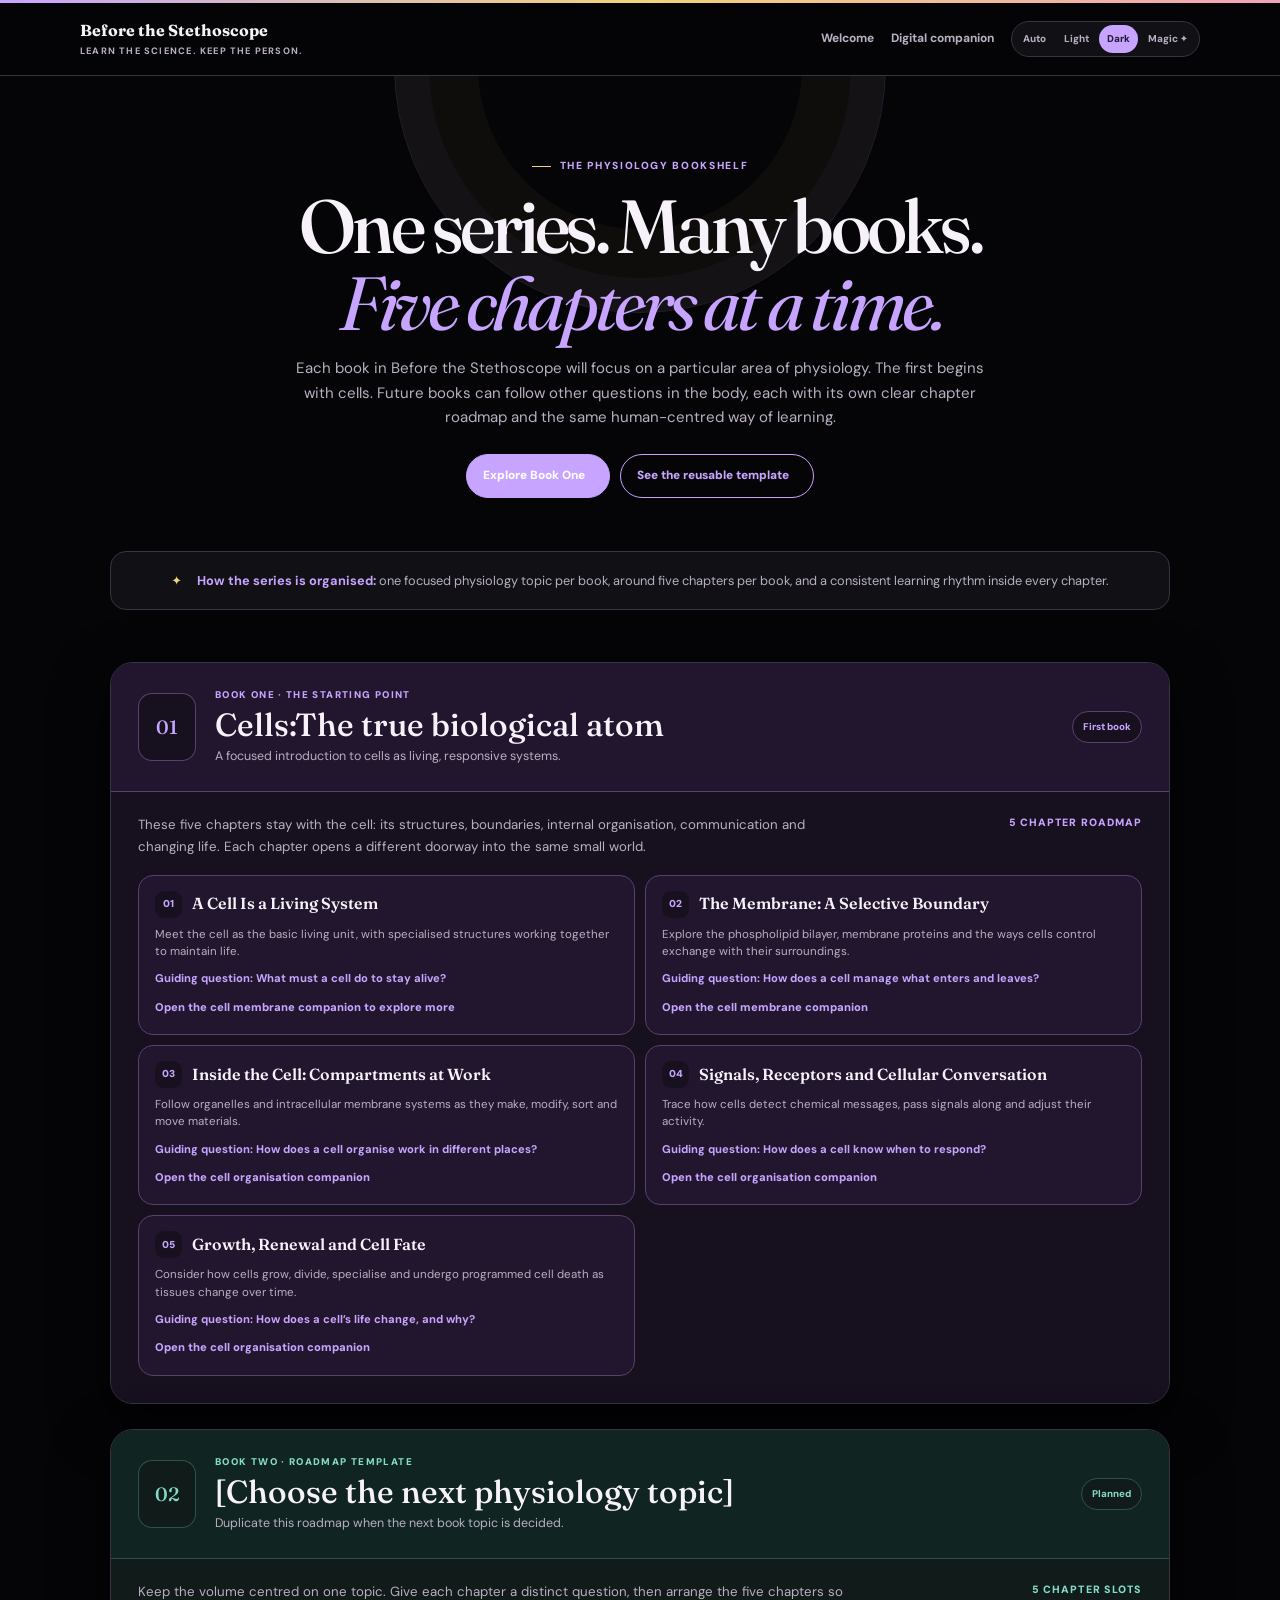
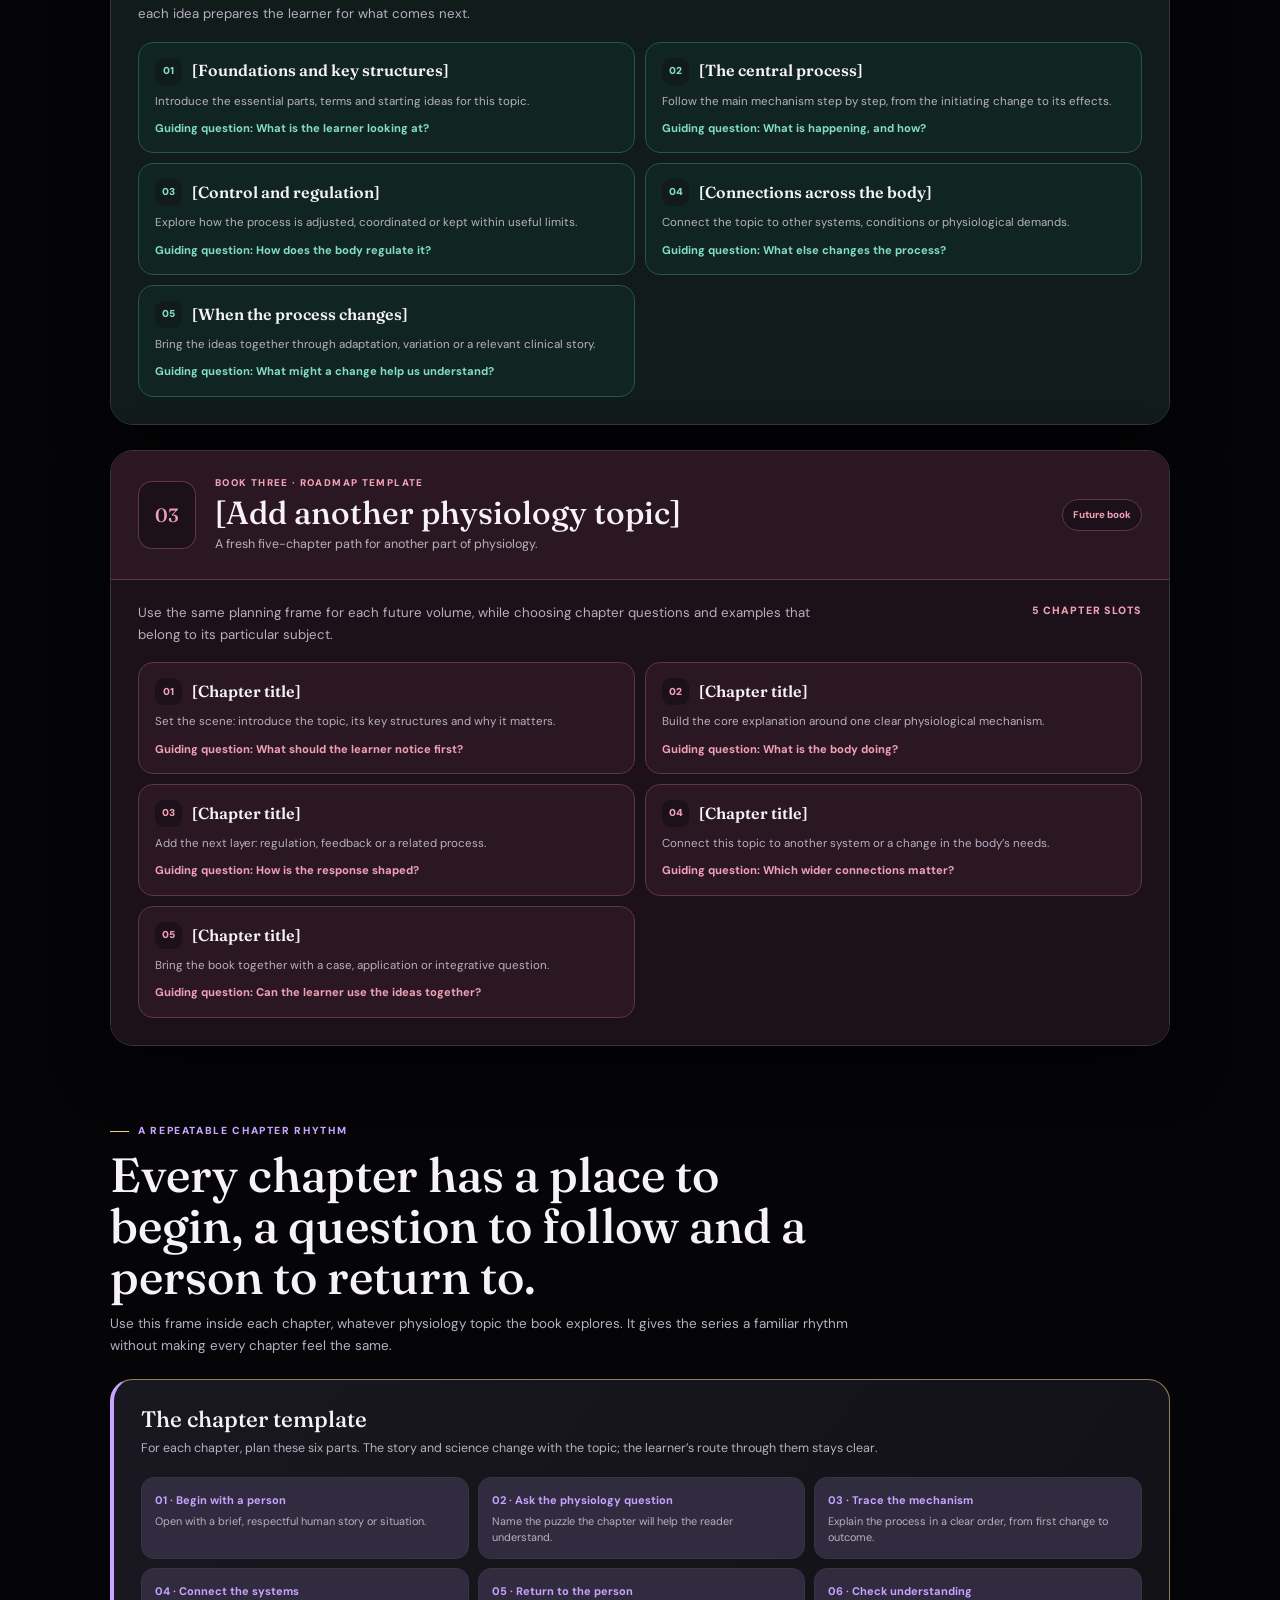
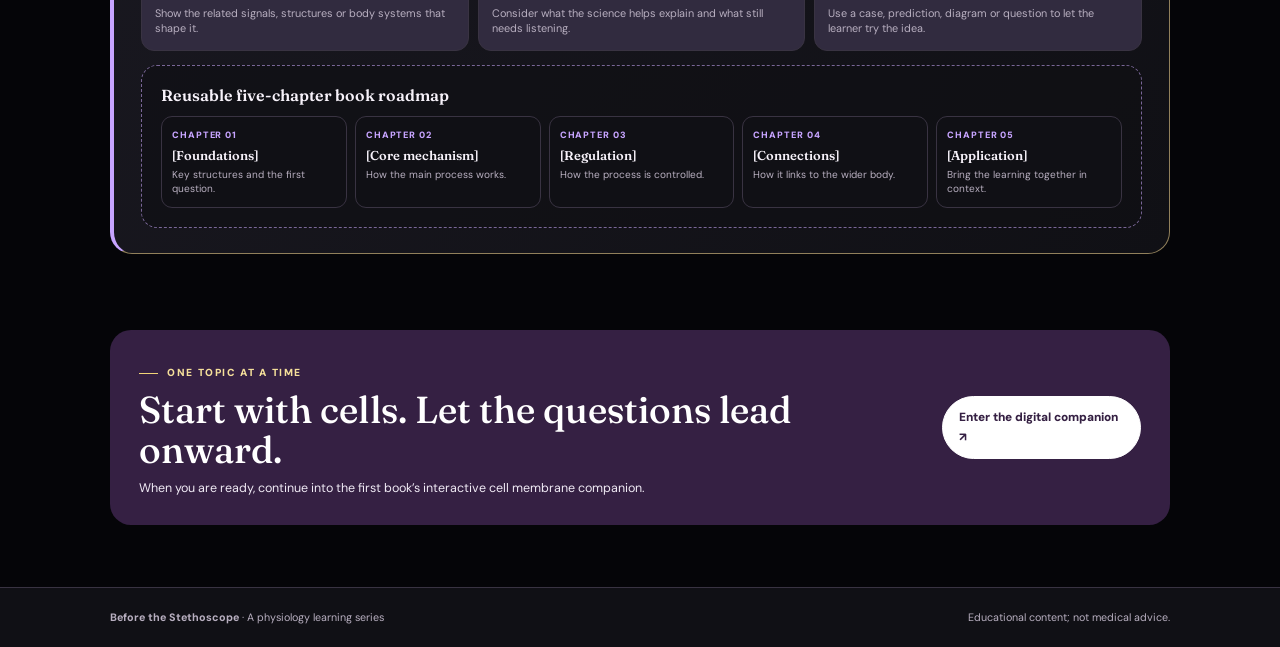
<file: chapters.html>
<!doctype html>
<html lang="en" data-theme="dark">
<head>
<meta charset="utf-8">
<meta name="viewport" content="width=device-width, initial-scale=1">
<meta name="theme-color" content="#08070b">
<meta name="description" content="A roadmap for the Before the Stethoscope physiology series: focused books, five chapter paths, and a reusable chapter template.">
<title>The Physiology Bookshelf — Before the Stethoscope series</title>
<link rel="preconnect" href="https://fonts.googleapis.com">
<link rel="preconnect" href="https://fonts.gstatic.com" crossorigin>
<link href="https://fonts.googleapis.com/css2?family=DM+Sans:wght@400;500;600;700;800&family=Fraunces:opsz,wght@9..144,400;9..144,500;9..144,600&display=swap" rel="stylesheet">
<style>
:root{color-scheme:dark;--bg:#08070b;--paper:#121018;--soft:#1c1824;--ink:#f7f2fa;--muted:#b8afc0;--violet:#c7a4ff;--deep:#362047;--gold:#f1d477;--rose:#f0a3ba;--line:#40354b;--shadow:0 20px 55px #0009;--glow:0 0 0 transparent;--serif:"Fraunces",Georgia,"Times New Roman",serif;--sans:"DM Sans",Inter,ui-sans-serif,system-ui,-apple-system,"Segoe UI",sans-serif}
:root[data-theme="light"]{color-scheme:light;--bg:#f8f5f1;--paper:#fffdf9;--soft:#f1ebf5;--ink:#292435;--muted:#6e6878;--violet:#684b91;--deep:#392b50;--gold:#d6b45d;--rose:#c98385;--line:#e6dfe8;--shadow:0 18px 48px #30233c11;--glow:0 0 0 transparent}
:root[data-theme="dark"]{color-scheme:dark;--bg:#050508;--paper:#101015;--soft:#191820;--ink:#f7f2fa;--muted:#b8afc0;--violet:#c7a4ff;--deep:#352043;--gold:#f1d477;--rose:#f0a3ba;--line:#393342;--shadow:0 20px 55px #000a}
:root[data-theme="magic"]{color-scheme:dark;--bg:#09060e;--paper:#130d1b;--soft:#20142d;--ink:#fff8ff;--muted:#d0c1df;--violet:#d3adff;--deep:#39234d;--gold:#ffe17d;--rose:#f6a0c3;--line:#52396b;--shadow:0 0 24px #a653e744,0 18px 48px #0008;--glow:0 0 26px #a653e744}
*{box-sizing:border-box}html{scroll-behavior:smooth;scroll-padding-top:88px}body{margin:0;background:var(--bg);color:var(--ink);font:16px/1.65 var(--sans);transition:background .25s,color .25s}body:before{content:"";position:fixed;inset:0;pointer-events:none;z-index:-1;background:transparent}html[data-theme="magic"] body:before{background:radial-gradient(ellipse at 12% 12%,#9f5ee322,transparent 36%),radial-gradient(ellipse at 90% 56%,#e98fca18,transparent 34%);animation:shimmer 12s ease-in-out infinite alternate}@keyframes shimmer{to{filter:hue-rotate(18deg);opacity:.8}}
a{color:inherit}button{font:inherit;color:inherit}a:focus-visible,button:focus-visible,summary:focus-visible{outline:3px solid var(--rose);outline-offset:4px}.skip{position:absolute;left:-9999px;top:10px;background:var(--paper);padding:10px;z-index:99}.skip:focus{left:10px}.topline{height:3px;background:linear-gradient(90deg,var(--violet),var(--gold),var(--rose))}
.site-header{position:sticky;top:0;z-index:20;background:color-mix(in srgb,var(--bg) 90%,transparent);backdrop-filter:blur(16px);border-bottom:1px solid var(--line)}.nav{width:min(1120px,calc(100% - 40px));min-height:72px;margin:auto;display:flex;justify-content:space-between;align-items:center;gap:18px}.brand{text-decoration:none;font:700 1rem/1.2 var(--serif)}.brand small{display:block;margin-top:4px;color:var(--muted);font:750 .58rem var(--sans);letter-spacing:.13em;text-transform:uppercase}.nav-tools{display:flex;align-items:center;gap:17px}.nav-tools>a{font-size:.75rem;font-weight:750;color:var(--muted);text-decoration:none}.nav-tools>a:hover{color:var(--violet)}.theme-picker{display:flex;gap:2px;padding:3px;border:1px solid var(--line);border-radius:99px;background:var(--paper)}.theme-picker button{border:0;border-radius:99px;background:transparent;padding:6px 8px;color:var(--muted);font-size:.62rem;font-weight:800;cursor:pointer}.theme-picker button[aria-pressed="true"]{background:var(--violet);color:white;box-shadow:var(--glow)}html[data-theme="dark"] .theme-picker button[aria-pressed="true"],html[data-theme="magic"] .theme-picker button[aria-pressed="true"]{color:#241a31}
.wrap{width:min(1060px,calc(100% - 40px));margin:auto}.eyebrow{display:inline-flex;align-items:center;gap:9px;color:var(--violet);font-size:.64rem;font-weight:850;letter-spacing:.16em;text-transform:uppercase}.eyebrow:before{content:"";width:19px;height:1px;background:var(--gold)}h1,h2,h3,p{margin-top:0}
.hero{position:relative;overflow:hidden;padding:73px 0 53px;text-align:center}.hero:before{content:"";position:absolute;left:50%;top:-255px;width:490px;height:490px;transform:translateX(-50%);border:1px solid color-mix(in srgb,var(--violet) 15%,transparent);border-radius:50%;box-shadow:inset 0 0 0 34px color-mix(in srgb,var(--violet) 3%,transparent),inset 0 0 0 83px color-mix(in srgb,var(--gold) 4%,transparent);pointer-events:none}.hero-content{position:relative;max-width:800px;margin:auto}.hero h1{margin:13px 0 14px;font:500 clamp(2.7rem,6vw,4.7rem)/1.02 var(--serif);letter-spacing:-.05em}.hero h1 em{color:var(--violet);font-weight:400}.hero p{max-width:690px;margin:0 auto;color:var(--muted);font-size:.94rem}.hero-actions{display:flex;justify-content:center;flex-wrap:wrap;gap:10px;margin-top:24px}.button{display:inline-flex;align-items:center;justify-content:center;gap:8px;padding:11px 16px;border:1px solid var(--violet);border-radius:99px;background:var(--violet);color:white;text-decoration:none;font-size:.74rem;font-weight:850;box-shadow:var(--glow);transition:transform .2s,box-shadow .2s}.button:hover{transform:translateY(-2px);box-shadow:var(--shadow),var(--glow)}.button.outline{background:transparent;color:var(--violet)}
.series-note{margin:0 0 52px;padding:18px 21px;display:flex;align-items:center;justify-content:center;gap:15px;text-align:center;border:1px solid var(--line);border-radius:16px;background:var(--paper);color:var(--muted);font-size:.8rem;box-shadow:var(--glow)}.series-note b{color:var(--violet)}.series-note .star{color:var(--gold)}
.bookshelf{display:grid;gap:25px;padding-bottom:68px}.book{overflow:hidden;border:1px solid var(--line);border-radius:23px;background:var(--paper);box-shadow:var(--shadow),var(--glow)}.bookshelf>.book:nth-child(1){--book-accent:#c7a4ff;--book-tint:#21162d;--book-panel:#17111f;--book-border:#57416d}.bookshelf>.book:nth-child(2){--book-accent:#83dcc7;--book-tint:#102522;--book-panel:#101b1a;--book-border:#28544b}.bookshelf>.book:nth-child(3){--book-accent:#f1a0b6;--book-tint:#2a1722;--book-panel:#1c1118;--book-border:#613447}.book-head{background:var(--book-tint);border-color:var(--book-border)}.book-number{background:var(--book-panel);color:var(--book-accent);box-shadow:inset 0 0 0 1px var(--book-border)}.book-label{color:var(--book-accent)}.book-head p{color:var(--muted)}.book-body{background:var(--book-panel)}.chapter{background:var(--book-tint);border-color:var(--book-border)}.chapter:hover{border-color:var(--book-accent);box-shadow:0 8px 24px color-mix(in srgb,var(--book-accent) 15%,transparent)}.chapter-num{background:var(--book-panel);color:var(--book-accent)}.question,.chapter .question,.chapter .lab-link{color:var(--book-accent)}.chapter h3{color:var(--ink)}.chapter-count{color:var(--book-accent)}.status.current{border-color:var(--book-border);background:var(--book-panel);color:var(--book-accent)}.book-head{display:grid;grid-template-columns:auto 1fr auto;align-items:center;gap:19px;padding:24px 27px;border-bottom:1px solid var(--line)}.book-number{width:58px;height:68px;display:grid;place-items:center;border-radius:14px;background:var(--soft);color:var(--violet);font:500 1.2rem var(--serif);box-shadow:inset 0 0 0 1px color-mix(in srgb,var(--violet) 12%,transparent)}.book-label{display:block;margin-bottom:4px;color:var(--violet);font-size:.61rem;font-weight:850;letter-spacing:.14em;text-transform:uppercase}.book-head h2{margin:0 0 4px;font:500 clamp(1.45rem,3vw,2rem)/1.1 var(--serif)}.book-head p{margin:0;color:var(--muted);font-size:.78rem}.status{padding:7px 10px;border:1px solid var(--line);border-radius:99px;color:var(--muted);font-size:.61rem;font-weight:800;white-space:nowrap}.status.current{border-color:color-mix(in srgb,var(--gold) 60%,var(--line));background:color-mix(in srgb,var(--gold) 12%,var(--paper));color:var(--violet)}.book-body{padding:22px 27px 27px}.book-intro{display:flex;justify-content:space-between;align-items:flex-start;gap:20px;margin-bottom:17px}.book-intro p{max-width:710px;margin:0;color:var(--muted);font-size:.83rem}.chapter-count{flex-shrink:0;color:var(--violet);font-size:.66rem;font-weight:850;letter-spacing:.1em;text-transform:uppercase}.chapter-list{display:grid;grid-template-columns:repeat(2,1fr);gap:10px}.chapter{padding:15px 16px;border:1px solid var(--line);border-radius:15px;background:var(--bg);transition:border .2s,transform .2s,box-shadow .2s}.chapter:hover{transform:translateY(-2px);border-color:var(--violet);box-shadow:var(--glow)}.chapter-top{display:flex;align-items:center;gap:10px;margin-bottom:8px}.chapter-num{width:27px;height:27px;flex-shrink:0;display:grid;place-items:center;border-radius:9px;background:var(--soft);color:var(--violet);font-size:.63rem;font-weight:900}.chapter h3{margin:0;font:600 1rem/1.2 var(--serif)}.chapter p{margin:0;color:var(--muted);font-size:.72rem;line-height:1.5}.chapter .question{display:block;margin-top:9px;color:var(--violet);font-size:.7rem;font-weight:750}.chapter .lab-link{display:inline-block;margin-top:10px;color:var(--violet);font-size:.7rem;font-weight:850;text-decoration:none}.chapter .lab-link:hover{text-decoration:underline}
.template-section{padding:0 0 76px}.template-heading{max-width:740px;margin-bottom:22px}.template-heading h2{margin:10px 0;font:500 clamp(2rem,4vw,3rem)/1.06 var(--serif)}.template-heading p{margin:0;color:var(--muted);font-size:.84rem}.template-box{padding:25px 27px;border:1px solid color-mix(in srgb,var(--gold) 48%,var(--line));border-left:4px solid var(--violet);border-radius:22px;background:linear-gradient(125deg,var(--soft),var(--paper));box-shadow:var(--glow)}.template-box h3{margin:0 0 5px;font:500 1.4rem var(--serif)}.template-box>p{margin:0 0 18px;color:var(--muted);font-size:.78rem}.template-grid{display:grid;grid-template-columns:repeat(3,1fr);gap:9px}.template-step{padding:13px;border:1px solid var(--line);border-radius:13px;background:color-mix(in srgb,var(--paper) 82%,var(--violet))}.template-step b{display:block;margin-bottom:5px;color:var(--violet);font-size:.69rem}.template-step span{display:block;color:var(--muted);font-size:.68rem;line-height:1.45}.roadmap-template{margin-top:14px;padding:19px;border:1px dashed color-mix(in srgb,var(--violet) 45%,var(--line));border-radius:16px;background:color-mix(in srgb,var(--paper) 70%,transparent)}.roadmap-template h4{margin:0 0 11px;font:600 1rem var(--serif)}.slots{display:grid;grid-template-columns:repeat(5,1fr);gap:8px}.slot{padding:11px 10px;border-radius:11px;background:var(--paper);border:1px solid var(--line)}.slot small{display:block;margin-bottom:4px;color:var(--violet);font-size:.57rem;font-weight:850;letter-spacing:.1em;text-transform:uppercase}.slot b{display:block;font:600 .8rem var(--serif)}.slot span{display:block;margin-top:5px;color:var(--muted);font-size:.63rem;line-height:1.4}
.closing{padding:0 0 62px}.closing-card{display:flex;justify-content:space-between;align-items:center;gap:24px;padding:26px 29px;border-radius:21px;background:var(--deep);color:#fff;box-shadow:var(--glow)}.closing-card h2{margin:7px 0;font:500 clamp(1.6rem,3vw,2.35rem)/1.08 var(--serif)}.closing-card p{margin:0;color:#f0eaf5;font-size:.78rem}.closing-card .eyebrow{color:#f5df9a}.closing-card .button{background:#fff;color:var(--deep);border-color:#fff}.footer{padding:21px 0;background:var(--paper);border-top:1px solid var(--line);color:var(--muted);font-size:.67rem}.footer-inner{display:flex;justify-content:space-between;gap:15px}.footer a{font-weight:750;text-decoration:none}

.bookshelf>.book:nth-child(1) .book-head{background:#21162d;border-color:#57416d}.bookshelf>.book:nth-child(1) .book-number{background:#17111f;color:#c7a4ff;box-shadow:inset 0 0 0 1px #57416d}.bookshelf>.book:nth-child(1) .book-label,.bookshelf>.book:nth-child(1) .chapter-count{color:#c7a4ff}.bookshelf>.book:nth-child(1) .status.current{border-color:#57416d;background:#17111f;color:#c7a4ff}.bookshelf>.book:nth-child(1) .book-body{background:#17111f}.bookshelf>.book:nth-child(1) .chapter{background:#21162d;border-color:#57416d}.bookshelf>.book:nth-child(1) .chapter:hover{border-color:#c7a4ff;box-shadow:0 8px 24px #c7a4ff22}.bookshelf>.book:nth-child(1) .chapter-num{background:#17111f;color:#c7a4ff}.bookshelf>.book:nth-child(1) .chapter h3{color:var(--ink)}.bookshelf>.book:nth-child(1) .chapter .question,.bookshelf>.book:nth-child(1) .chapter .lab-link{color:#c7a4ff}
.bookshelf>.book:nth-child(2) .book-head{background:#102522;border-color:#28544b}.bookshelf>.book:nth-child(2) .book-number{background:#101b1a;color:#83dcc7;box-shadow:inset 0 0 0 1px #28544b}.bookshelf>.book:nth-child(2) .book-label,.bookshelf>.book:nth-child(2) .chapter-count{color:#83dcc7}.bookshelf>.book:nth-child(2) .status{border-color:#28544b;background:#101b1a;color:#83dcc7}.bookshelf>.book:nth-child(2) .book-body{background:#101b1a}.bookshelf>.book:nth-child(2) .chapter{background:#102522;border-color:#28544b}.bookshelf>.book:nth-child(2) .chapter:hover{border-color:#83dcc7;box-shadow:0 8px 24px #83dcc722}.bookshelf>.book:nth-child(2) .chapter-num{background:#101b1a;color:#83dcc7}.bookshelf>.book:nth-child(2) .chapter h3{color:var(--ink)}.bookshelf>.book:nth-child(2) .chapter .question,.bookshelf>.book:nth-child(2) .chapter .lab-link{color:#83dcc7}
.bookshelf>.book:nth-child(3) .book-head{background:#2a1722;border-color:#613447}.bookshelf>.book:nth-child(3) .book-number{background:#1c1118;color:#f1a0b6;box-shadow:inset 0 0 0 1px #613447}.bookshelf>.book:nth-child(3) .book-label,.bookshelf>.book:nth-child(3) .chapter-count{color:#f1a0b6}.bookshelf>.book:nth-child(3) .status{border-color:#613447;background:#1c1118;color:#f1a0b6}.bookshelf>.book:nth-child(3) .book-body{background:#1c1118}.bookshelf>.book:nth-child(3) .chapter{background:#2a1722;border-color:#613447}.bookshelf>.book:nth-child(3) .chapter:hover{border-color:#f1a0b6;box-shadow:0 8px 24px #f1a0b622}.bookshelf>.book:nth-child(3) .chapter-num{background:#1c1118;color:#f1a0b6}.bookshelf>.book:nth-child(3) .chapter h3{color:var(--ink)}.bookshelf>.book:nth-child(3) .chapter .question,.bookshelf>.book:nth-child(3) .chapter .lab-link{color:#f1a0b6}
html[data-theme="magic"] .book,html[data-theme="magic"] .template-box{box-shadow:var(--shadow),0 0 20px #be7bff22}
@media(max-width:760px){.nav{width:calc(100% - 28px);min-height:66px}.nav-tools{gap:9px}.nav-tools>a{font-size:.68rem}.theme-picker button{padding:6px;font-size:.55rem}.hero{padding:55px 0 40px}.series-note{margin-bottom:38px}.book-head{grid-template-columns:auto 1fr;gap:13px;padding:19px}.status{grid-column:2;justify-self:start}.book-body{padding:18px}.book-intro{display:block}.chapter-count{display:block;margin-top:9px}.chapter-list{grid-template-columns:1fr}.template-grid{grid-template-columns:repeat(2,1fr)}.slots{grid-template-columns:repeat(2,1fr)}.slot:last-child{grid-column:span 2}.closing-card{align-items:flex-start;flex-direction:column;padding:23px}.footer-inner{flex-direction:column}.wrap{width:calc(100% - 30px)}}
@media(max-width:420px){.brand{font-size:.9rem}.brand small{font-size:.52rem}.nav-tools{gap:6px}.nav-tools>a{font-size:.62rem}.theme-picker button{font-size:.51rem;padding:5px}.hero h1{font-size:2.65rem}.series-note{align-items:flex-start;flex-direction:column;gap:5px;text-align:left}.book-head{padding:16px}.book-number{width:49px;height:58px}.book-body{padding:15px}.template-box{padding:19px}.template-grid{grid-template-columns:1fr}.slots{grid-template-columns:1fr}.slot:last-child{grid-column:auto}}
@media(prefers-reduced-motion:reduce){*,*:before,*:after{scroll-behavior:auto!important;animation-duration:.01ms!important;animation-iteration-count:1!important;transition-duration:.01ms!important}}
</style>
</head>
<body>
<a class="skip" href="#main">Skip to content</a><div class="topline" aria-hidden="true"></div>
<header class="site-header"><nav class="nav" aria-label="Main navigation">
<a class="brand" href="index.html">Before the Stethoscope<small>Learn the science. Keep the person.</small></a>
<div class="nav-tools"><a href="index.html"> Welcome</a><a href="cell-membrane-lab.html">Digital companion </a><div class="theme-picker" role="group" aria-label="Choose page appearance"><button type="button" data-theme-choice="system" aria-pressed="false">Auto</button><button type="button" data-theme-choice="light" aria-pressed="false">Light</button><button type="button" data-theme-choice="dark" aria-pressed="true">Dark</button><button type="button" data-theme-choice="magic" aria-pressed="false">Magic ✦</button></div></div>
</nav></header>
<main id="main">
<section class="hero"><div class="wrap hero-content"><span class="eyebrow">The physiology bookshelf</span><h1>One series. Many books.<br><em>Five chapters at a time.</em></h1><p>Each book in Before the Stethoscope will focus on a particular area of physiology. The first begins with cells. Future books can follow other questions in the body, each with its own clear chapter roadmap and the same human-centred way of learning.</p><div class="hero-actions"><a class="button" href="#book-one">Explore Book One <span aria-hidden="true"></span></a><a class="button outline" href="#book-template">See the reusable template <span aria-hidden="true"></span></a></div></div></section>
<div class="wrap"><aside class="series-note"><span class="star" aria-hidden="true">✦</span><span><b>How the series is organised:</b> one focused physiology topic per book, around five chapters per book, and a consistent learning rhythm inside every chapter.</span></aside></div>
<section class="wrap bookshelf" aria-label="Physiology book roadmaps">
<article class="book" id="book-one"><header class="book-head"><div class="book-number" aria-hidden="true">01</div><div><span class="book-label">Book One · The starting point</span><h2>Cells:The true biological atom</h2><p>A focused introduction to cells as living, responsive systems.</p></div><span class="status current">First book</span></header><div class="book-body"><div class="book-intro"><p>These five chapters stay with the cell: its structures, boundaries, internal organisation, communication and changing life. Each chapter opens a different doorway into the same small world.</p><span class="chapter-count">5 chapter roadmap</span></div><div class="chapter-list">
<article class="chapter"><div class="chapter-top"><span class="chapter-num">01</span><h3>A Cell Is a Living System</h3></div><p>Meet the cell as the basic living unit, with specialised structures working together to maintain life.</p><span class="question">Guiding question: What must a cell do to stay alive?</span><a class="lab-link" href="chapter1lab.html">Open the cell membrane companion to explore more</a></article>
<article class="chapter"><div class="chapter-top"><span class="chapter-num">02</span><h3>The Membrane: A Selective Boundary</h3></div><p>Explore the phospholipid bilayer, membrane proteins and the ways cells control exchange with their surroundings.</p><span class="question">Guiding question: How does a cell manage what enters and leaves?</span><a class="lab-link" href="chapter2lab.html">Open the cell membrane companion</a></article>
<article class="chapter"><div class="chapter-top"><span class="chapter-num">03</span><h3>Inside the Cell: Compartments at Work</h3></div><p>Follow organelles and intracellular membrane systems as they make, modify, sort and move materials.</p><span class="question">Guiding question: How does a cell organise work in different places?</span><a class="lab-link" href="chapter3lab.html">Open the cell organisation companion</a></article>
<article class="chapter"><div class="chapter-top"><span class="chapter-num">04</span><h3>Signals, Receptors and Cellular Conversation</h3></div><p>Trace how cells detect chemical messages, pass signals along and adjust their activity.</p><span class="question">Guiding question: How does a cell know when to respond?</span><a class="lab-link" href="chapter4lab.html">Open the cell organisation companion</a></article>
<article class="chapter"><div class="chapter-top"><span class="chapter-num">05</span><h3>Growth, Renewal and Cell Fate</h3></div><p>Consider how cells grow, divide, specialise and undergo programmed cell death as tissues change over time.</p><span class="question">Guiding question: How does a cell’s life change, and why?</span><a class="lab-link" href="chapter5lab.html">Open the cell organisation companion</a></article>
</div></div></article>
<article class="book"><header class="book-head"><div class="book-number" aria-hidden="true">02</div><div><span class="book-label">Book Two · Roadmap template</span><h2>[Choose the next physiology topic]</h2><p>Duplicate this roadmap when the next book topic is decided.</p></div><span class="status">Planned</span></header><div class="book-body"><div class="book-intro"><p>Keep the volume centred on one topic. Give each chapter a distinct question, then arrange the five chapters so each idea prepares the learner for what comes next.</p><span class="chapter-count">5 chapter slots</span></div><div class="chapter-list">
<article class="chapter"><div class="chapter-top"><span class="chapter-num">01</span><h3>[Foundations and key structures]</h3></div><p>Introduce the essential parts, terms and starting ideas for this topic.</p><span class="question">Guiding question: What is the learner looking at?</span></article>
<article class="chapter"><div class="chapter-top"><span class="chapter-num">02</span><h3>[The central process]</h3></div><p>Follow the main mechanism step by step, from the initiating change to its effects.</p><span class="question">Guiding question: What is happening, and how?</span></article>
<article class="chapter"><div class="chapter-top"><span class="chapter-num">03</span><h3>[Control and regulation]</h3></div><p>Explore how the process is adjusted, coordinated or kept within useful limits.</p><span class="question">Guiding question: How does the body regulate it?</span></article>
<article class="chapter"><div class="chapter-top"><span class="chapter-num">04</span><h3>[Connections across the body]</h3></div><p>Connect the topic to other systems, conditions or physiological demands.</p><span class="question">Guiding question: What else changes the process?</span></article>
<article class="chapter"><div class="chapter-top"><span class="chapter-num">05</span><h3>[When the process changes]</h3></div><p>Bring the ideas together through adaptation, variation or a relevant clinical story.</p><span class="question">Guiding question: What might a change help us understand?</span></article>
</div></div></article>
<article class="book"><header class="book-head"><div class="book-number" aria-hidden="true">03</div><div><span class="book-label">Book Three · Roadmap template</span><h2>[Add another physiology topic]</h2><p>A fresh five-chapter path for another part of physiology.</p></div><span class="status">Future book</span></header><div class="book-body"><div class="book-intro"><p>Use the same planning frame for each future volume, while choosing chapter questions and examples that belong to its particular subject.</p><span class="chapter-count">5 chapter slots</span></div><div class="chapter-list">
<article class="chapter"><div class="chapter-top"><span class="chapter-num">01</span><h3>[Chapter title]</h3></div><p>Set the scene: introduce the topic, its key structures and why it matters.</p><span class="question">Guiding question: What should the learner notice first?</span></article>
<article class="chapter"><div class="chapter-top"><span class="chapter-num">02</span><h3>[Chapter title]</h3></div><p>Build the core explanation around one clear physiological mechanism.</p><span class="question">Guiding question: What is the body doing?</span></article>
<article class="chapter"><div class="chapter-top"><span class="chapter-num">03</span><h3>[Chapter title]</h3></div><p>Add the next layer: regulation, feedback or a related process.</p><span class="question">Guiding question: How is the response shaped?</span></article>
<article class="chapter"><div class="chapter-top"><span class="chapter-num">04</span><h3>[Chapter title]</h3></div><p>Connect this topic to another system or a change in the body’s needs.</p><span class="question">Guiding question: Which wider connections matter?</span></article>
<article class="chapter"><div class="chapter-top"><span class="chapter-num">05</span><h3>[Chapter title]</h3></div><p>Bring the book together with a case, application or integrative question.</p><span class="question">Guiding question: Can the learner use the ideas together?</span></article>
</div></div></article>
</section>
<section class="template-section" id="book-template"><div class="wrap"><div class="template-heading"><span class="eyebrow">A repeatable chapter rhythm</span><h2>Every chapter has a place to begin, a question to follow and a person to return to.</h2><p>Use this frame inside each chapter, whatever physiology topic the book explores. It gives the series a familiar rhythm without making every chapter feel the same.</p></div><div class="template-box"><h3>The chapter template</h3><p>For each chapter, plan these six parts. The story and science change with the topic; the learner’s route through them stays clear.</p><div class="template-grid"><div class="template-step"><b>01 · Begin with a person</b><span>Open with a brief, respectful human story or situation.</span></div><div class="template-step"><b>02 · Ask the physiology question</b><span>Name the puzzle the chapter will help the reader understand.</span></div><div class="template-step"><b>03 · Trace the mechanism</b><span>Explain the process in a clear order, from first change to outcome.</span></div><div class="template-step"><b>04 · Connect the systems</b><span>Show the related signals, structures or body systems that shape it.</span></div><div class="template-step"><b>05 · Return to the person</b><span>Consider what the science helps explain and what still needs listening.</span></div><div class="template-step"><b>06 · Check understanding</b><span>Use a case, prediction, diagram or question to let the learner try the idea.</span></div></div><div class="roadmap-template"><h4>Reusable five-chapter book roadmap</h4><div class="slots"><div class="slot"><small>Chapter 01</small><b>[Foundations]</b><span>Key structures and the first question.</span></div><div class="slot"><small>Chapter 02</small><b>[Core mechanism]</b><span>How the main process works.</span></div><div class="slot"><small>Chapter 03</small><b>[Regulation]</b><span>How the process is controlled.</span></div><div class="slot"><small>Chapter 04</small><b>[Connections]</b><span>How it links to the wider body.</span></div><div class="slot"><small>Chapter 05</small><b>[Application]</b><span>Bring the learning together in context.</span></div></div></div></div></div></section>
<section class="closing"><div class="wrap closing-card"><div><span class="eyebrow">One topic at a time</span><h2>Start with cells. Let the questions lead onward.</h2><p>When you are ready, continue into the first book’s interactive cell membrane companion.</p></div><a class="button" href="cell-membrane-lab.html">Enter the digital companion ↗</a></div></section>
</main>
<footer class="footer"><div class="wrap footer-inner"><span><a href="index.html">Before the Stethoscope</a> · A physiology learning series</span><span>Educational content; not medical advice.</span></div></footer>
<script>
(function(){const root=document.documentElement,buttons=document.querySelectorAll('[data-theme-choice]'),key='bts-theme-mode';function apply(mode){const actual=mode==='system'?(matchMedia('(prefers-color-scheme: dark)').matches?'dark':'light'):mode;root.dataset.theme=actual;buttons.forEach(b=>b.setAttribute('aria-pressed',String(b.dataset.themeChoice===mode)));try{localStorage.setItem(key,mode)}catch(e){}}let saved='dark';try{saved=localStorage.getItem(key)||'dark'}catch(e){}apply(saved);buttons.forEach(b=>b.addEventListener('click',()=>apply(b.dataset.themeChoice)));matchMedia('(prefers-color-scheme: dark)').addEventListener('change',()=>{let mode='system';try{mode=localStorage.getItem(key)||'system'}catch(e){}if(mode==='system')apply(mode)})})();
</script>
</body>
</html>
</file>
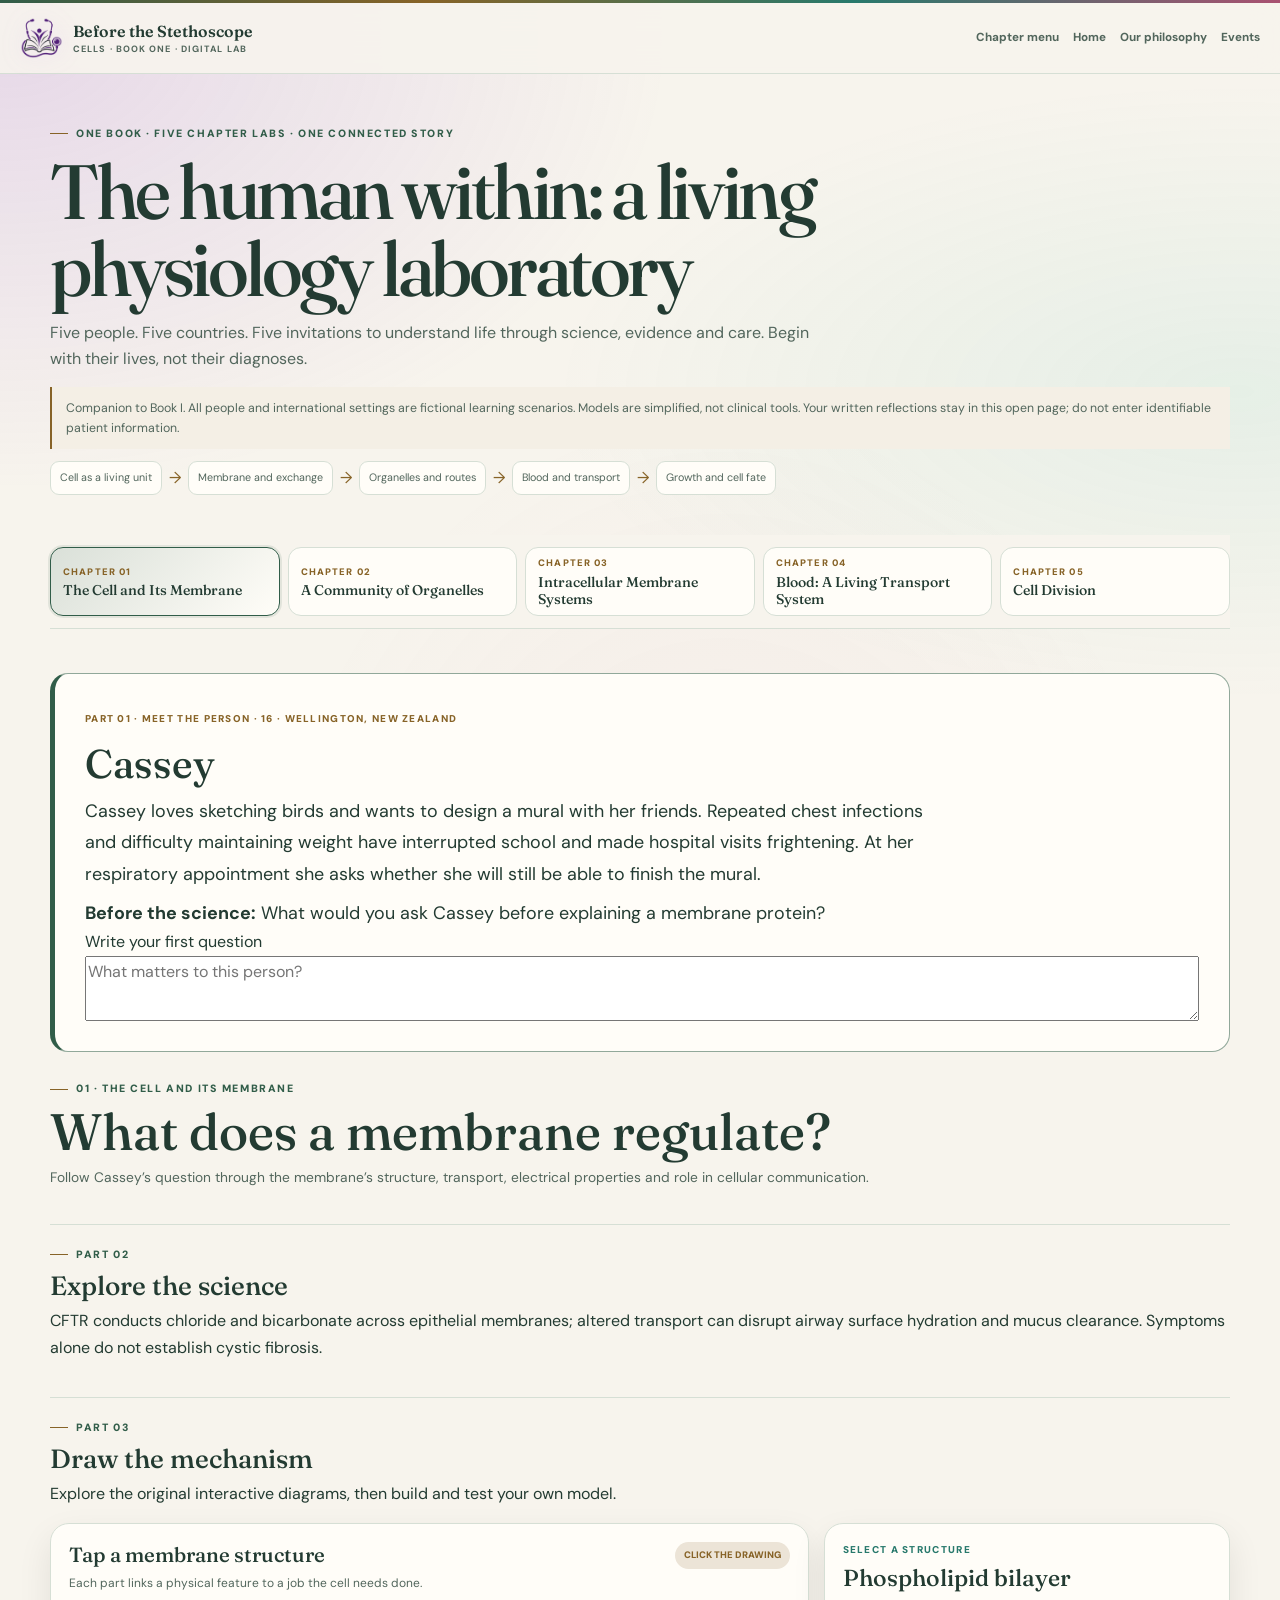
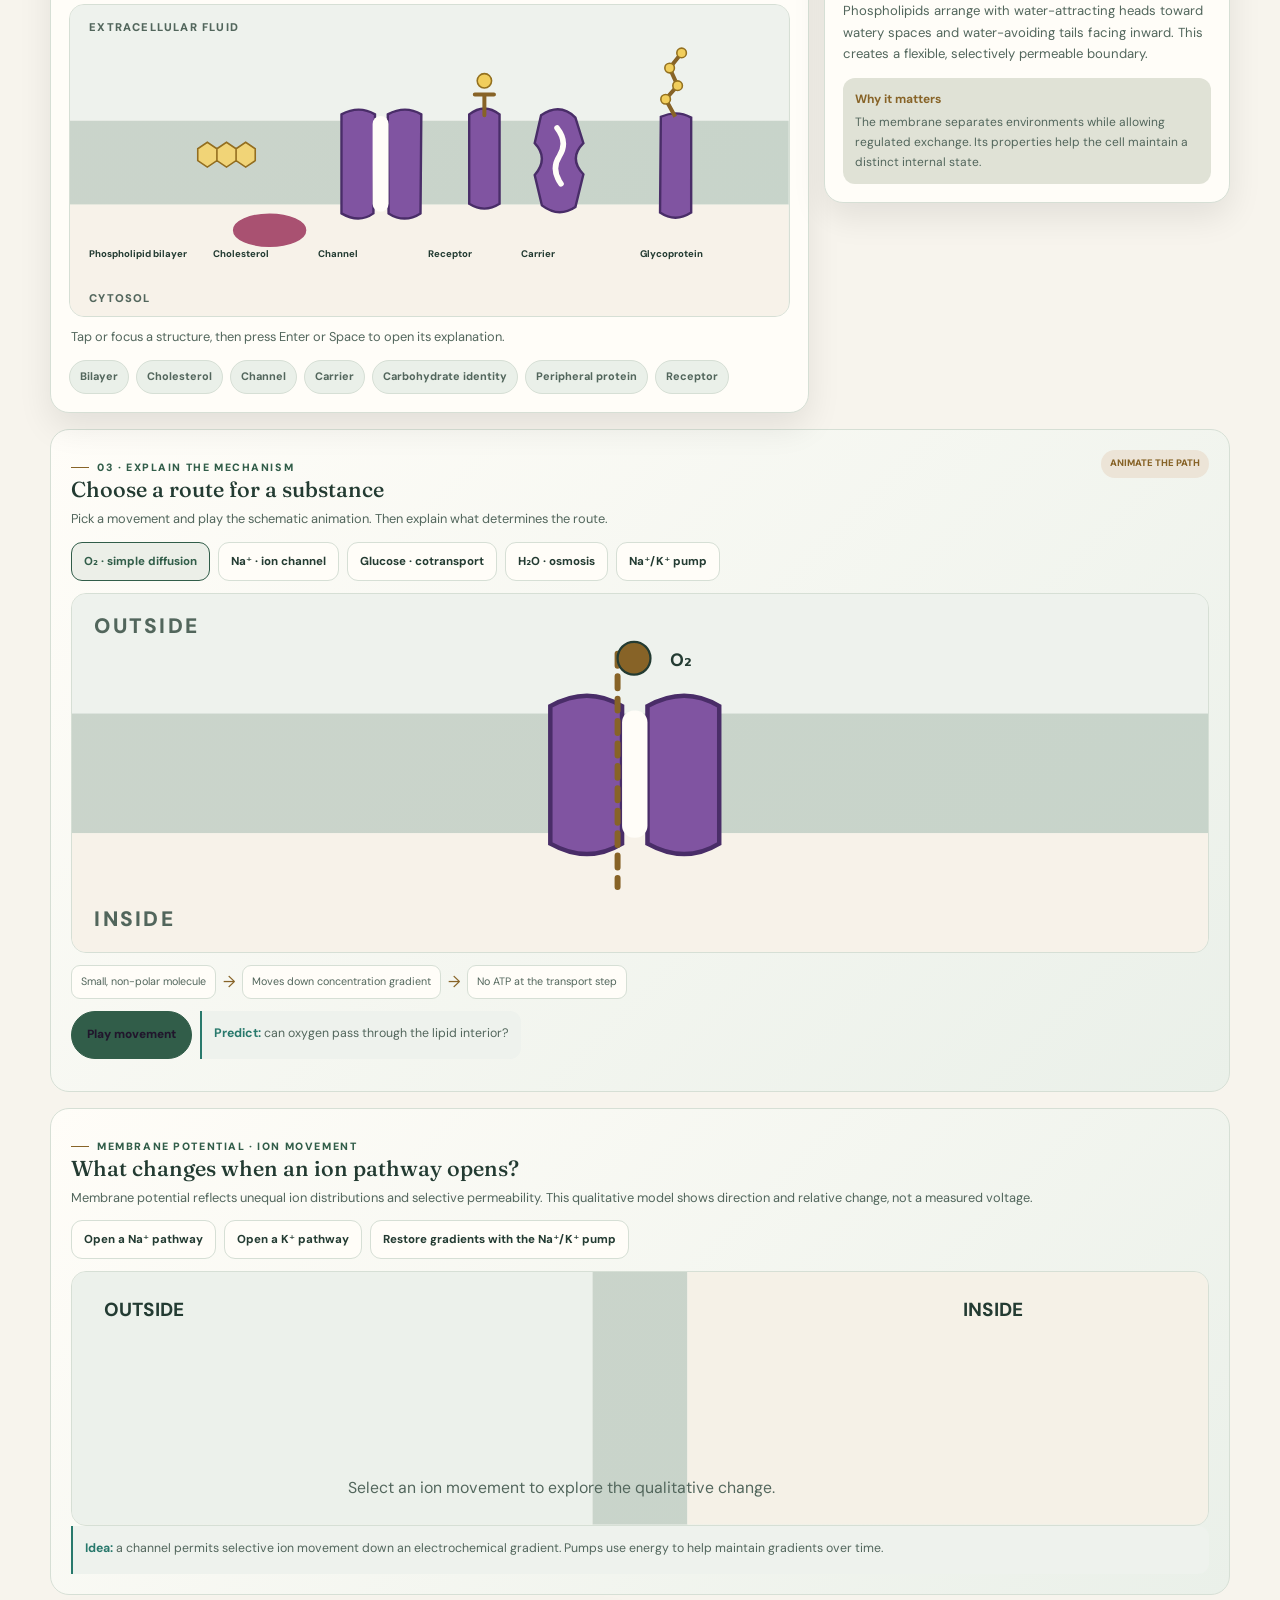
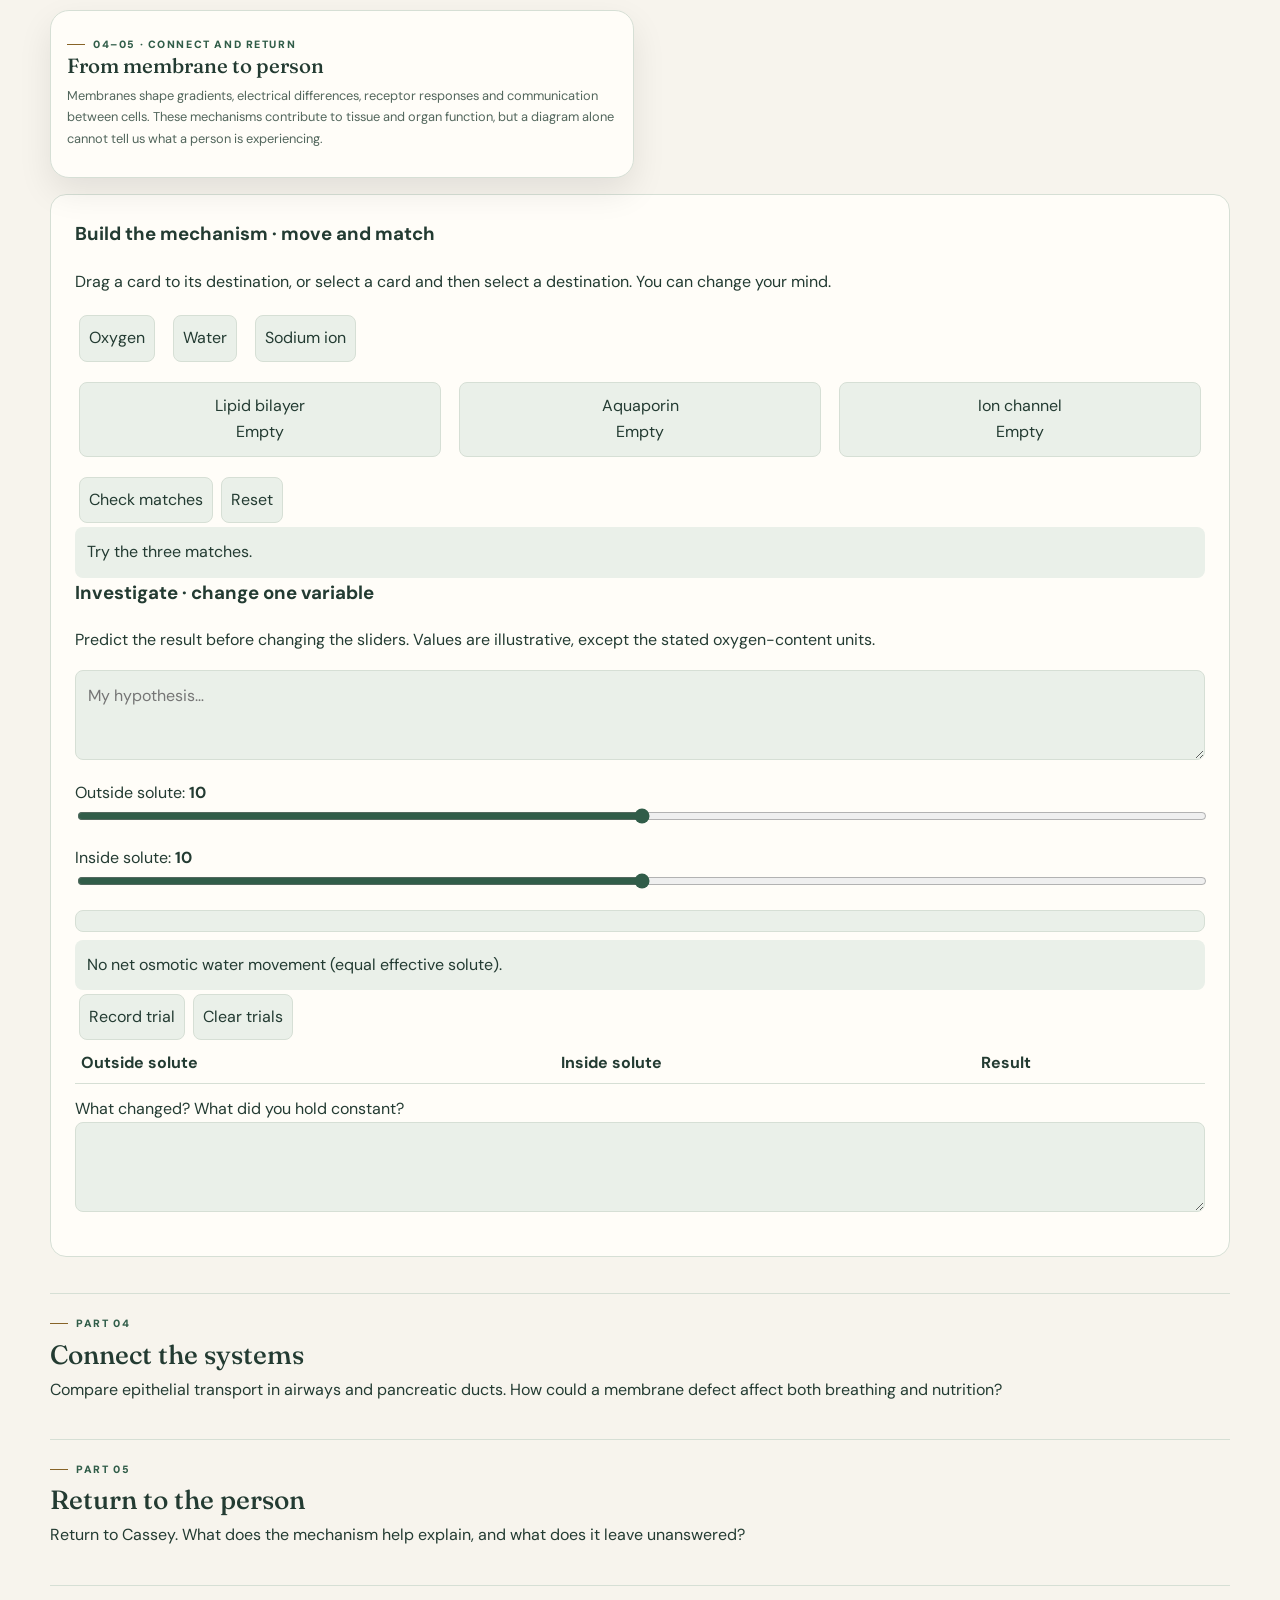
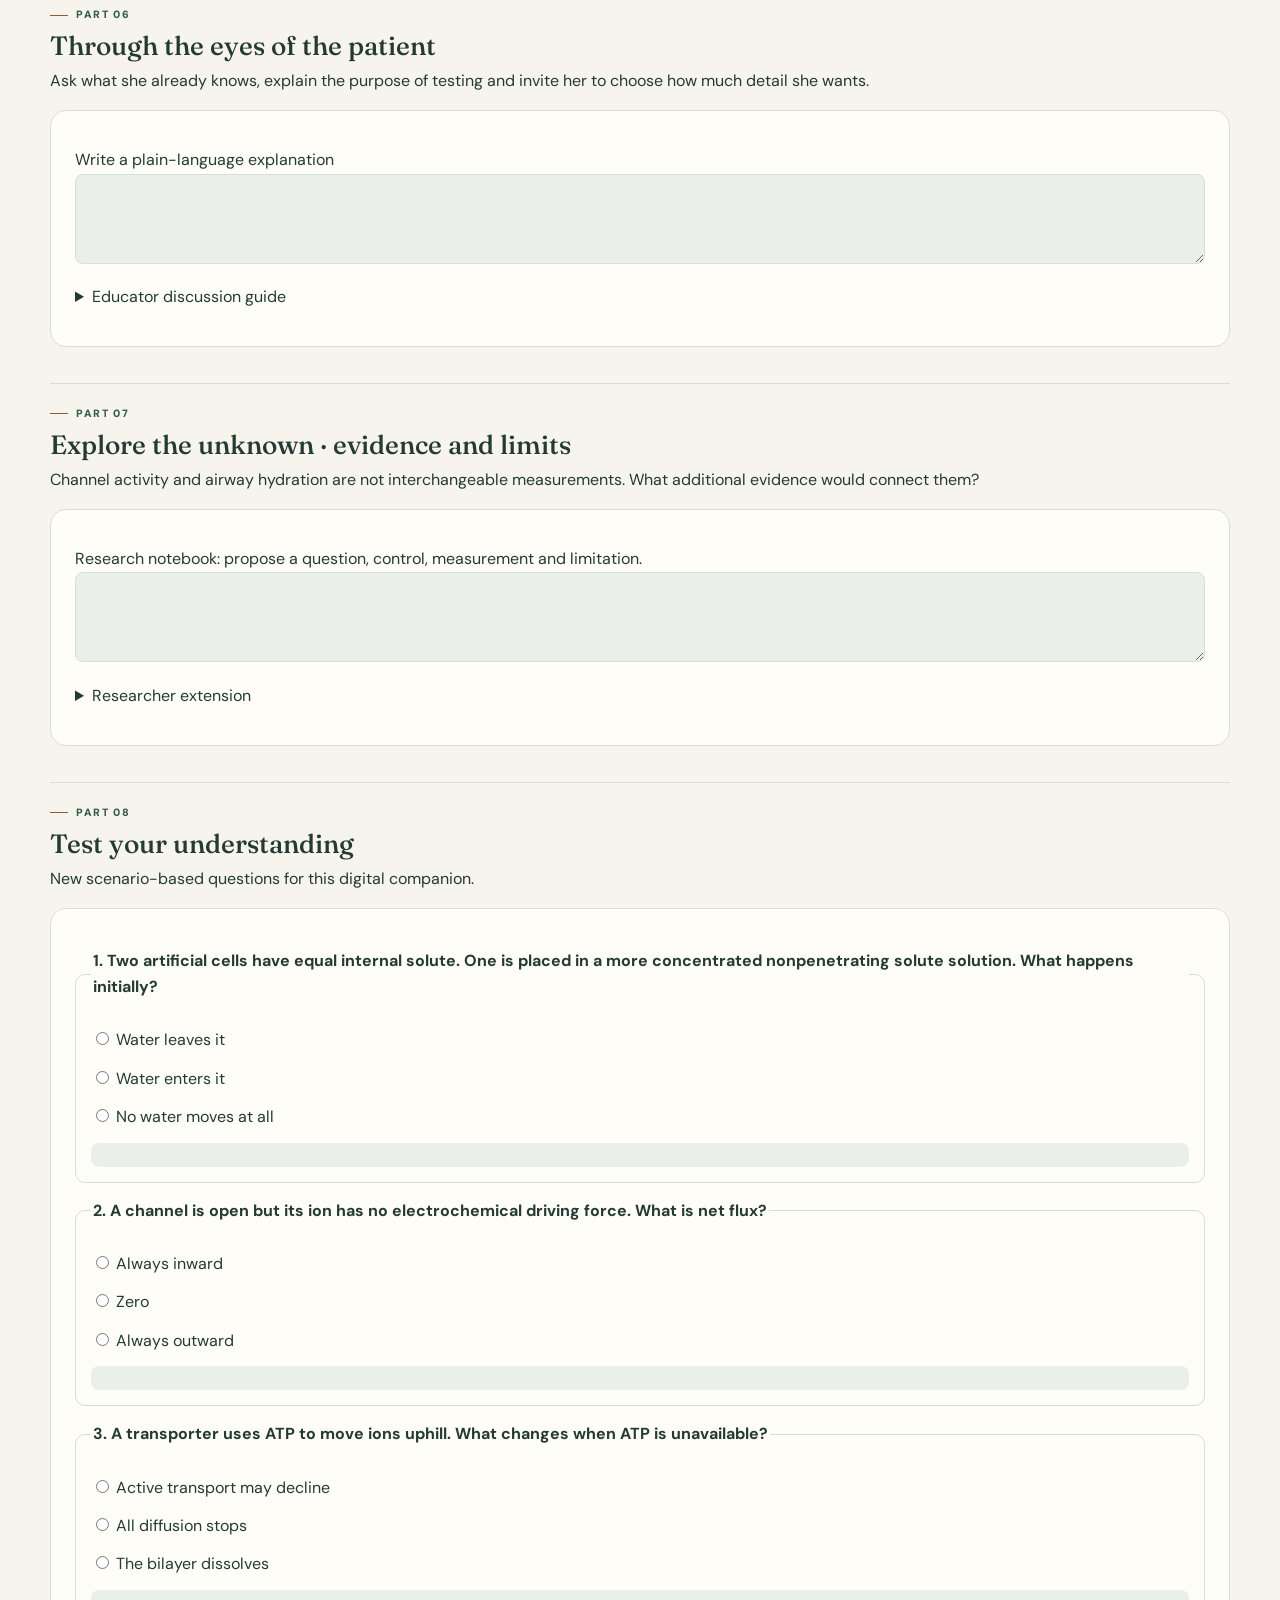
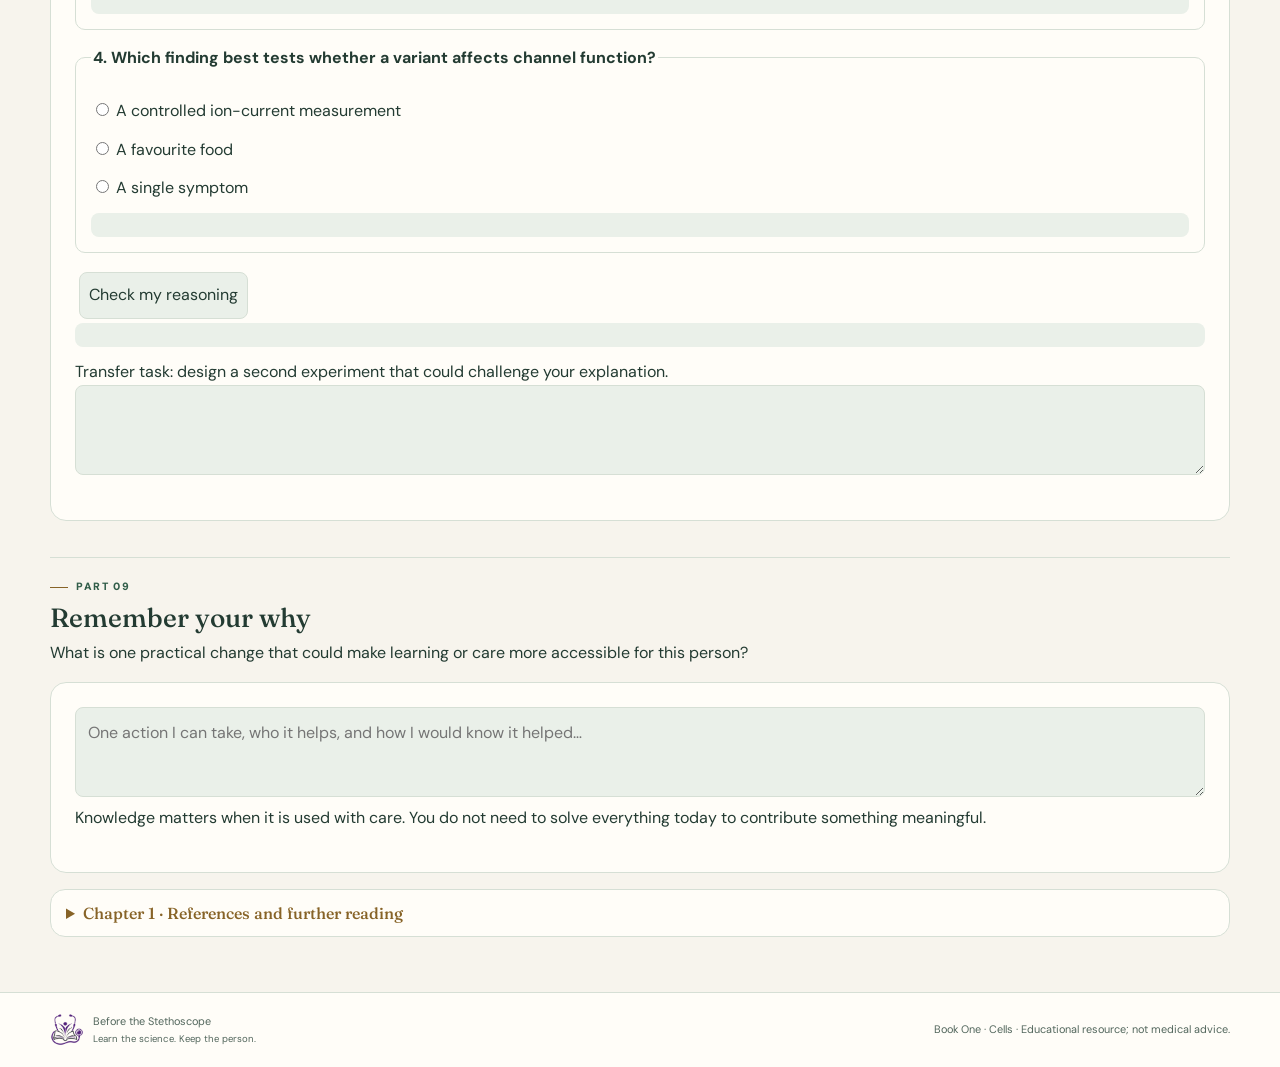
<file: digital-lab.html>
<!DOCTYPE html>

<html data-theme="light" lang="en">
<head>
<meta charset="utf-8"/>
<meta content="width=device-width,initial-scale=1" name="viewport"/>
<meta content="#0b0910" name="theme-color"/>
<meta content="An interactive five-chapter companion to Before the Stethoscope: Cells. Explore membranes, organelles, intracellular traffic, blood and cell division." name="description"/>
<title>Book One Digital Lab — Before the Stethoscope</title>
<link href="images/before-the-stethoscope-transparent.png" rel="icon" type="image/png"/>
<link href="https://fonts.googleapis.com" rel="preconnect"/>
<link crossorigin="" href="https://fonts.gstatic.com" rel="preconnect"/>
<link href="https://fonts.googleapis.com/css2?family=DM+Sans:wght@400;500;600;700;800&amp;family=Fraunces:opsz,wght@9..144,400;9..144,500;9..144,600&amp;display=swap" rel="stylesheet"/>
<style>
    :root{color-scheme:dark;--bg:#0b0910;--paper:#15111b;--paper2:#1d1725;--ink:#f8f3fb;--muted:#c2b6cb;--violet:#c9a8ff;--gold:#f1d477;--teal:#82dbc7;--rose:#f0a2bd;--line:#493b55;--serif:Fraunces,Georgia,serif;--sans:'DM Sans',system-ui,sans-serif}
    :root[data-theme=light]{color-scheme:light;--bg:#f7f3ec;--paper:#fffdf9;--paper2:#f0eaf5;--ink:#2d2735;--muted:#6e6577;--violet:#67458e;--gold:#9e7925;--teal:#28796c;--rose:#a95171;--line:#ded4e5}
    :root[data-theme=magic]{--bg:#09050f;--paper:#130d1b;--paper2:#20132d;--ink:#fff8ff;--muted:#d4c3e3;--violet:#d6b2ff;--gold:#ffe17d;--teal:#8ff0d5;--rose:#ffa4c4;--line:#62447a}
    *{box-sizing:border-box}html{scroll-behavior:smooth;scroll-padding-top:90px}body{margin:0;background:var(--bg);color:var(--ink);font:16px/1.65 var(--sans);overflow-x:hidden}body:before{content:"";position:fixed;inset:-15%;z-index:-1;pointer-events:none;background:radial-gradient(ellipse at 12% 15%,#9755d52b,transparent 32%),radial-gradient(ellipse at 86% 45%,#42c5aa17,transparent 34%),radial-gradient(ellipse at 55% 94%,#d47b9d12,transparent 36%);animation:ambient 24s ease-in-out infinite alternate}:root[data-theme=magic] body:before{background:radial-gradient(ellipse at 12% 15%,#b45cff45,transparent 35%),radial-gradient(ellipse at 86% 45%,#42e8cf2a,transparent 35%),radial-gradient(ellipse at 55% 94%,#ff78cc25,transparent 38%)}@keyframes ambient{to{transform:translate(1.5%,-1%) scale(1.06);filter:hue-rotate(18deg)}}a{color:inherit}button,input,select,textarea{font:inherit}button:focus-visible,a:focus-visible,input:focus-visible,select:focus-visible,textarea:focus-visible,[tabindex="0"]:focus-visible{outline:3px solid var(--gold);outline-offset:3px}.skip{position:absolute;left:-999px;top:8px;z-index:30;padding:10px;background:var(--paper)}.skip:focus{left:10px}.wrap{width:min(1180px,calc(100% - 34px));margin:auto}.topline{height:3px;background:linear-gradient(90deg,var(--violet),var(--gold),var(--teal),var(--rose))}
    .site-header{position:sticky;top:0;z-index:10;background:color-mix(in srgb,var(--bg) 92%,transparent);backdrop-filter:blur(16px);border-bottom:1px solid var(--line)}.nav{width:min(1240px,calc(100% - 28px));min-height:70px;margin:auto;display:flex;justify-content:space-between;align-items:center;gap:16px}.brand{display:flex;align-items:center;gap:10px;text-decoration:none;font:600 1rem var(--serif)}.brand img{width:43px;height:43px;object-fit:contain;filter:drop-shadow(0 0 11px #b591e744)}.brand small{display:block;margin-top:2px;color:var(--muted);font:700 .57rem var(--sans);letter-spacing:.12em;text-transform:uppercase}.nav-right{display:flex;align-items:center;gap:14px}.nav-right>a{font-size:.73rem;font-weight:750;color:var(--muted);text-decoration:none}.nav-right>a:hover{color:var(--violet)}.theme-picker{display:flex;gap:2px;padding:3px;border:1px solid var(--line);border-radius:99px;background:var(--paper)}.theme-picker button{border:0;border-radius:99px;padding:6px 8px;background:transparent;color:var(--muted);font-size:.6rem;font-weight:800;cursor:pointer}.theme-picker button[aria-pressed=true]{background:var(--violet);color:#21162c}
    .hero{padding:42px 0 28px}.eyebrow{display:inline-flex;align-items:center;gap:8px;color:var(--violet);font-size:.66rem;font-weight:850;letter-spacing:.15em;text-transform:uppercase}.eyebrow:before{content:"";width:18px;height:1px;background:var(--gold)}h1,h2,h3,p{margin-top:0}.hero h1{max-width:900px;margin:12px 0;font:500 clamp(2.6rem,6vw,5rem)/1 var(--serif);letter-spacing:-.045em}.hero h1 em{color:var(--violet);font-weight:400}.hero p{max-width:780px;margin:0;color:var(--muted)}.hero-actions{display:flex;gap:10px;flex-wrap:wrap;margin-top:20px}.button{display:inline-flex;align-items:center;justify-content:center;padding:10px 15px;border:1px solid var(--violet);border-radius:99px;background:var(--violet);color:#21162c;text-decoration:none;font-size:.74rem;font-weight:850;cursor:pointer}.button.secondary{background:transparent;color:var(--violet)}
    .book-note{margin:14px 0 0;padding:11px 14px;border-left:2px solid var(--gold);background:color-mix(in srgb,var(--gold) 9%,var(--paper));color:var(--muted);font-size:.77rem}.book-note strong{color:var(--gold)}
    .chapter-nav{position:sticky;top:70px;z-index:8;display:grid;grid-template-columns:repeat(5,1fr);gap:8px;padding:12px 0;border-bottom:1px solid var(--line);background:color-mix(in srgb,var(--bg) 94%,transparent);backdrop-filter:blur(14px)}.chapter-tab{min-height:54px;padding:8px 12px;border:1px solid var(--line);border-radius:13px;background:var(--paper);color:var(--muted);text-align:left;cursor:pointer}.chapter-tab span{display:block;color:var(--gold);font-size:.59rem;font-weight:850;letter-spacing:.12em}.chapter-tab strong{display:block;margin-top:2px;color:var(--ink);font:500 .88rem/1.2 var(--serif)}.chapter-tab[aria-selected=true]{border-color:var(--violet);background:linear-gradient(135deg,color-mix(in srgb,var(--violet) 18%,var(--paper)),var(--paper));box-shadow:0 0 0 2px color-mix(in srgb,var(--violet) 10%,transparent)}
    .method{display:flex;gap:6px;flex-wrap:wrap;margin:18px 0 4px}.method span{padding:6px 9px;border:1px solid var(--line);border-radius:99px;color:var(--muted);font-size:.61rem;font-weight:800}.method span b{color:var(--gold);margin-right:4px}
    .chapter{display:none;padding:24px 0 55px}.chapter.active{display:block;animation:appear .35s ease}@keyframes appear{from{opacity:0;transform:translateY(8px)}to{opacity:1;transform:none}}.chapter-head{display:grid;grid-template-columns:1.15fr .85fr;gap:20px;align-items:end;margin:15px 0 20px}.chapter-head h2{margin:7px 0;font:500 clamp(1.9rem,4vw,3.2rem)/1.05 var(--serif)}.chapter-head p{margin:0;color:var(--muted);font-size:.86rem}.patient-card{padding:20px;border:1px solid color-mix(in srgb,var(--violet) 42%,var(--line));border-radius:18px;background:linear-gradient(145deg,color-mix(in srgb,var(--violet) 11%,var(--paper)),var(--paper))}.patient-card small{color:var(--gold);font-size:.62rem;font-weight:850;letter-spacing:.13em;text-transform:uppercase}.patient-card p{margin:8px 0 0;font:500 1rem/1.55 var(--serif)}
    .lab-grid{display:grid;grid-template-columns:minmax(0,1.4fr) minmax(290px,.75fr);gap:15px;align-items:start}.panel{padding:18px;border:1px solid var(--line);border-radius:19px;background:var(--paper);box-shadow:0 14px 34px #00000016}.panel h3{margin:0 0 7px;font:500 1.28rem var(--serif)}.panel p{color:var(--muted);font-size:.8rem}.diagram-head{display:flex;justify-content:space-between;align-items:start;gap:15px;margin-bottom:10px}.diagram-head p{margin:0;font-size:.75rem;color:var(--muted)}.hint{padding:6px 9px;border-radius:99px;background:color-mix(in srgb,var(--gold) 16%,var(--paper));color:var(--gold);font-size:.59rem;font-weight:850;white-space:nowrap}.diagram-frame{border:1px solid var(--line);border-radius:15px;overflow:hidden;background:linear-gradient(140deg,color-mix(in srgb,var(--violet) 8%,var(--paper)),var(--paper2))}.diagram{display:block;width:100%;height:auto;min-height:250px}.diagram text{font-family:var(--sans)}.clickable{cursor:pointer;transition:filter .18s,opacity .18s}.clickable:hover,.clickable.selected{filter:drop-shadow(0 0 7px var(--gold));opacity:1}.clickable:focus{outline:none;filter:drop-shadow(0 0 8px var(--gold))}.diagram-note{padding:9px 2px 0;color:var(--muted);font-size:.68rem}.info-card{min-height:250px}.info-kicker{display:block;color:var(--teal);font-size:.62rem;font-weight:850;letter-spacing:.13em;text-transform:uppercase}.info-card h3{margin:5px 0 8px;font:500 1.45rem var(--serif)}.info-card p{margin:0;color:var(--muted);font-size:.82rem}.why{margin-top:13px;padding:12px;border-radius:12px;background:color-mix(in srgb,var(--gold) 10%,var(--paper2));font-size:.75rem;color:var(--muted)}.why b{display:block;color:var(--gold);margin-bottom:3px}.chip-row{display:flex;flex-wrap:wrap;gap:7px;margin-top:13px}.chip{padding:7px 10px;border:1px solid var(--line);border-radius:99px;background:var(--paper2);color:var(--muted);font-size:.68rem;font-weight:750;cursor:pointer}.chip[aria-pressed=true],.chip:hover{border-color:var(--violet);color:var(--violet)}
    .activity{margin-top:16px;padding:20px;border:1px solid var(--line);border-radius:19px;background:linear-gradient(135deg,var(--paper),var(--paper2))}.activity-head{display:flex;align-items:start;justify-content:space-between;gap:14px;margin-bottom:12px}.activity h3{font:500 1.35rem var(--serif);margin:0 0 5px}.activity p{color:var(--muted);font-size:.8rem;margin:0}.controls{display:flex;gap:8px;flex-wrap:wrap;margin:12px 0}.control{padding:9px 12px;border:1px solid var(--line);border-radius:11px;background:var(--paper);color:var(--ink);font-size:.72rem;font-weight:750;cursor:pointer}.control:hover,.control.active{border-color:var(--violet);color:var(--violet);background:color-mix(in srgb,var(--violet) 9%,var(--paper))}.readout{min-height:48px;padding:12px;border-left:2px solid var(--teal);border-radius:0 11px 11px 0;background:color-mix(in srgb,var(--teal) 8%,var(--paper));color:var(--muted);font-size:.77rem}.readout strong{color:var(--teal)}.mini-flow{display:flex;align-items:center;gap:7px;flex-wrap:wrap;margin:12px 0}.mini-flow span{padding:7px 9px;border:1px solid var(--line);border-radius:9px;background:var(--paper);font-size:.67rem;color:var(--muted)}.mini-flow i{color:var(--gold);font-style:normal}
    .quiz{margin-top:16px}.quiz-question{font:500 1.05rem/1.4 var(--serif);margin:8px 0 12px}.quiz-options{display:grid;gap:7px}.quiz-option{display:flex;gap:9px;align-items:flex-start;padding:10px 12px;border:1px solid var(--line);border-radius:11px;background:var(--paper);font-size:.75rem;cursor:pointer}.quiz-option:hover{border-color:var(--violet)}.quiz-option input{accent-color:var(--violet);margin-top:3px}.feedback{min-height:42px;margin-top:10px;padding:10px 12px;border-radius:10px;background:var(--paper2);color:var(--muted);font-size:.74rem}.feedback.good{background:#18372e;color:#c8f2d8}.feedback.try{background:#392f18;color:#ffeab3}
    .reflection{display:grid;grid-template-columns:1fr 1fr;gap:12px;margin-top:15px}.reflection .panel{padding:16px}.reflection textarea{width:100%;min-height:75px;padding:10px;border:1px solid var(--line);border-radius:10px;background:var(--bg);color:var(--ink);resize:vertical}.small{font-size:.68rem!important}.sources{margin-top:14px;border:1px solid var(--line);border-radius:15px;background:var(--paper)}.sources summary{padding:13px 15px;color:var(--gold);font:500 1rem var(--serif);cursor:pointer}.sources ol{padding:0 20px 5px 42px}.sources li{margin:7px 0;color:var(--muted);font-size:.71rem}.sources a{color:var(--teal);overflow-wrap:anywhere}
    .membrane-bg{fill:color-mix(in srgb,var(--violet) 19%,transparent)}.region-label{font-size:14px;font-weight:850;letter-spacing:1.5px;fill:var(--muted)}.lipid-head{fill:#ba98d7;stroke:#704d91;stroke-width:2}.lipid-tail{stroke:#f0cb59;stroke-width:5;stroke-linecap:round}.protein-fill{fill:#8054a1;stroke:#492d68;stroke-width:3}.sugar-fill{fill:#f1ce5c;stroke:#94711f;stroke-width:2}.chol-fill{fill:#f1d477;stroke:#936e20;stroke-width:2}.cell-fill{fill:color-mix(in srgb,var(--teal) 9%,var(--paper));stroke:var(--teal);stroke-width:4}.organelle-fill{fill:color-mix(in srgb,var(--violet) 23%,var(--paper));stroke:var(--violet);stroke-width:3}.organelle-alt{fill:color-mix(in srgb,var(--rose) 17%,var(--paper));stroke:var(--rose);stroke-width:3}.organelle-gold{fill:color-mix(in srgb,var(--gold) 19%,var(--paper));stroke:var(--gold);stroke-width:3}.svg-label{fill:var(--ink);font-size:12px;font-weight:750;pointer-events:none}.svg-sub{fill:var(--muted);font-size:10px;pointer-events:none}.flow-line{fill:none;stroke:var(--gold);stroke-width:4;stroke-dasharray:8 7;stroke-linecap:round}.pulse{animation:pulse 1.7s ease-in-out infinite alternate}@keyframes pulse{to{filter:drop-shadow(0 0 10px var(--teal));opacity:.78}}.traveller{fill:var(--gold);stroke:var(--ink);stroke-width:1.5}.travel{animation:travel 2s ease-in-out 1 forwards}@keyframes travel{to{transform:translateX(var(--travel-x,250px))}}.travel-y{animation:travel-y 1.2s ease-in-out 1 forwards}@keyframes travel-y{to{transform:translateY(108px)}}.mitotic{transition:transform .5s ease}
    .footer{padding:20px 0;border-top:1px solid var(--line);background:var(--paper);color:var(--muted);font-size:.68rem}.footer-inner{display:flex;justify-content:space-between;align-items:center;gap:15px}.footer-brand{display:flex;align-items:center;gap:9px;text-decoration:none}.footer-brand img{width:34px;height:34px;object-fit:contain}.footer-brand small{display:block;font-size:.6rem}
    @media(max-width:900px){.chapter-head{grid-template-columns:1fr}.lab-grid{grid-template-columns:1fr}.chapter-nav{grid-template-columns:repeat(5,minmax(125px,1fr));overflow-x:auto}.nav-right>a{display:none}}
    @media(max-width:600px){.nav{min-height:62px}.brand{font-size:.84rem}.brand img{width:37px;height:37px}.theme-picker button{padding:6px}.hero{padding-top:31px}.hero h1{font-size:clamp(2.4rem,12vw,3.6rem)}.chapter-tab{min-height:49px}.chapter-tab strong{font-size:.75rem}.chapter{padding-top:15px}.panel,.activity{padding:14px}.diagram-head{display:block}.hint{display:inline-block;margin-top:7px}.diagram{min-height:190px}.reflection{grid-template-columns:1fr}.footer-inner{align-items:flex-start;flex-direction:column}}
    @media(prefers-reduced-motion:reduce){*,*:before,*:after{scroll-behavior:auto!important;animation-duration:.01ms!important;animation-iteration-count:1!important;transition-duration:.01ms!important}}
  
:root[data-theme=light]{--bg:#f7f4ed;--paper:#fffdf8;--paper2:#eaf0e9;--ink:#233b32;--muted:#52665c;--violet:#315d49;--gold:#876327;--teal:#28796c;--line:#d6dfd5}.hero h1{max-width:850px}.patient-card{padding:30px;margin:20px 0;background:var(--paper);border-left:5px solid var(--violet)}.patient-card p{font:400 1.12rem/1.75 var(--sans);max-width:850px}.patient-card h2{font:500 2.5rem var(--serif);margin:8px 0}.stage{margin:36px 0 14px;padding-top:12px;border-top:1px solid var(--line)}.stage h3{font:500 1.65rem var(--serif);margin:5px 0}.stage p{font-size:1rem;line-height:1.7}.newlab{padding:24px;margin:16px 0;border:1px solid var(--line);border-radius:16px;background:var(--paper)}.newlab label{display:block;margin:12px 0}.newlab input[type=range]{width:100%;accent-color:var(--violet)}.newlab textarea{width:100%;min-height:90px;padding:12px;background:var(--paper2);color:var(--ink);border:1px solid var(--line);border-radius:8px}.newlab button,.newlab select{font:inherit;color:var(--ink);background:var(--paper2);border:1px solid var(--line);border-radius:8px;padding:9px;margin:4px;cursor:pointer}.newlab button:focus-visible{outline:3px solid var(--gold)}.matchrow{display:flex;flex-wrap:wrap;gap:10px;margin:12px 0}.token{border:1px solid var(--line);padding:10px;border-radius:8px;cursor:grab;background:var(--paper2)}.token[aria-pressed=true]{outline:3px solid var(--gold)}.target{min-width:145px;min-height:75px;flex:1}.meter{height:22px;background:var(--paper2);border:1px solid var(--line);border-radius:8px;overflow:hidden;margin:8px 0}.meter span{display:block;height:100%;background:var(--teal);transition:width .2s}.newlab fieldset{border:1px solid var(--line);margin:15px 0;padding:15px;border-radius:10px}.newlab legend{font-weight:700}.newlab output{display:block;padding:12px;background:var(--paper2);border-radius:8px;white-space:pre-wrap}.newlab details{margin:12px 0}.chapter-head{display:block}.nav-right>a{display:inline}.newlab table{width:100%;border-collapse:collapse}.newlab td,.newlab th{padding:6px;border-bottom:1px solid var(--line);text-align:left}.newlab .small{font-size:.85rem!important}
</style>
</head>
<body>
<a class="skip" href="#main">Skip to content</a><div class="topline"></div>
<header class="site-header">
<nav aria-label="Main navigation" class="nav">
<a class="brand" href="#top"><img alt="" src="images/before-the-stethoscope-transparent.png"/><span>Before the Stethoscope<small>CELLS · BOOK ONE · DIGITAL LAB</small></span></a>
<div class="nav-right">
<a href="#chapter-nav">Chapter menu</a>

<a href="index.html">Home</a><a href="author.html">Our philosophy</a><a href="index.html#events">Events</a></div>
</nav>
</header>
<main class="wrap" id="main">
<section class="hero" id="top">
<span class="eyebrow">One book · five chapter labs · one connected story</span>
<h1>The human within: a living physiology laboratory</h1>
<p>Five people. Five countries. Five invitations to understand life through science, evidence and care. Begin with their lives, not their diagnoses.</p>
<div class="book-note">Companion to Book I. All people and international settings are fictional learning scenarios. Models are simplified, not clinical tools. Your written reflections stay in this open page; do not enter identifiable patient information.</div>
<div aria-label="Book One topics" class="mini-flow"><span>Cell as a living unit</span><i>→</i><span>Membrane and exchange</span><i>→</i><span>Organelles and routes</span><i>→</i><span>Blood and transport</span><i>→</i><span>Growth and cell fate</span></div>
</section>
<nav aria-label="Book One chapter labs" class="chapter-nav" id="chapter-nav" role="tablist">
<button aria-controls="chapter-1" aria-selected="true" class="chapter-tab" data-tab="chapter-1" role="tab"><span>CHAPTER 01</span><strong>The Cell and Its Membrane</strong></button>
<button aria-controls="chapter-2" aria-selected="false" class="chapter-tab" data-tab="chapter-2" role="tab"><span>CHAPTER 02</span><strong>A Community of Organelles</strong></button>
<button aria-controls="chapter-3" aria-selected="false" class="chapter-tab" data-tab="chapter-3" role="tab"><span>CHAPTER 03</span><strong>Intracellular Membrane Systems</strong></button>
<button aria-controls="chapter-4" aria-selected="false" class="chapter-tab" data-tab="chapter-4" role="tab"><span>CHAPTER 04</span><strong>Blood: A Living Transport System</strong></button>
<button aria-controls="chapter-5" aria-selected="false" class="chapter-tab" data-tab="chapter-5" role="tab"><span>CHAPTER 05</span><strong>Cell Division</strong></button>
</nav>

<!-- CHAPTER ONE -->
<section class="chapter active" id="chapter-1" role="tabpanel">
<article class="patient-card"><small>Part 01 · Meet the person · 16 · Wellington, New Zealand</small><h2>Cassey</h2><p>Cassey loves sketching birds and wants to design a mural with her friends. Repeated chest infections and difficulty maintaining weight have interrupted school and made hospital visits frightening. At her respiratory appointment she asks whether she will still be able to finish the mural.</p><p><strong>Before the science:</strong> What would you ask Cassey before explaining a membrane protein?</p><label>Write your first question<textarea placeholder="What matters to this person?" style="display:block;width:100%;min-height:65px"></textarea></label></article><div class="chapter-head">
<div><span class="eyebrow">01 · The Cell and Its Membrane</span><h2>What does a membrane regulate?</h2><p>Follow Cassey’s question through the membrane’s structure, transport, electrical properties and role in cellular communication.</p></div>

</div><div class="stage"><span class="eyebrow">Part 02</span><h3>Explore the science</h3><p>CFTR conducts chloride and bicarbonate across epithelial membranes; altered transport can disrupt airway surface hydration and mucus clearance. Symptoms alone do not establish cystic fibrosis.</p></div><div class="stage"><span class="eyebrow">Part 03</span><h3>Draw the mechanism</h3><p>Explore the original interactive diagrams, then build and test your own model.</p></div>
<div class="lab-grid">
<article class="panel">
<div class="diagram-head"><div><h3>Tap a membrane structure</h3><p>Each part links a physical feature to a job the cell needs done.</p></div><span class="hint">CLICK THE DRAWING</span></div>
<div class="diagram-frame">
<svg aria-label="Interactive plasma membrane diagram" class="diagram" role="img" viewbox="0 0 900 390">
<rect fill="color-mix(in srgb,var(--teal) 8%,var(--paper))" height="145" width="900" x="0" y="0"></rect><rect class="membrane-bg" height="105" width="900" x="0" y="145"></rect><rect fill="color-mix(in srgb,var(--gold) 7%,var(--paper))" height="140" width="900" x="0" y="250"></rect>
<text class="region-label" x="24" y="32">EXTRACELLULAR FLUID</text><text class="region-label" x="24" y="372">CYTOSOL</text>
<g aria-label="Phospholipid bilayer" class="clickable" data-info="c1:bilayer" role="button" tabindex="0"><g id="bilayer"></g></g>
<g aria-label="Cholesterol" class="clickable" data-info="c1:cholesterol" role="button" tabindex="0"><path class="chol-fill" d="M160 180l12-8 12 8v15l-12 8-12-8zM184 180l12-8 12 8v15l-12 8-12-8zM208 180l12-8 12 8v15l-12 8-12-8z"></path></g>
<g aria-label="Channel protein" class="clickable" data-info="c1:channel" role="button" tabindex="0"><path class="protein-fill" d="M340 137q22-12 42 0l-2 124q-18 13-40 0zM398 137q22-12 42 0l-1 124q-20 13-40 0z"></path><rect fill="var(--paper)" height="120" rx="10" width="20" x="379" y="139"></rect></g>
<g aria-label="Carrier protein" class="clickable" data-info="c1:carrier" role="button" tabindex="0"><path class="protein-fill" d="M590 138q24-16 43 3l10 32q-19 19 0 39l-10 41q-21 14-42-2l-9-38q18-21 0-40z"></path><path d="M610 154q14 18 3 35t2 35" fill="none" stroke="var(--paper)" stroke-linecap="round" stroke-width="7"></path></g>
<g aria-label="Glycoprotein and carbohydrate chain" class="clickable" data-info="c1:glyco" role="button" tabindex="0"><path class="protein-fill" d="M740 140q20-9 38 1v119q-20 13-39 0z"></path><path d="M758 140l-12-22 15-17-10-22 15-19" fill="none" stroke="var(--gold)" stroke-width="5"></path><circle class="sugar-fill" cx="746" cy="118" r="6"></circle><circle class="sugar-fill" cx="761" cy="101" r="6"></circle><circle class="sugar-fill" cx="751" cy="79" r="6"></circle><circle class="sugar-fill" cx="766" cy="60" r="6"></circle></g>
<g aria-label="Peripheral membrane protein" class="clickable" data-info="c1:peripheral" role="button" tabindex="0"><ellipse cx="250" cy="282" fill="var(--rose)" rx="45" ry="20" stroke="var(--rose)" stroke-width="2"></ellipse></g>
<g aria-label="Membrane receptor" class="clickable" data-info="c1:receptor" role="button" tabindex="0"><path class="protein-fill" d="M500 137q19-15 38 0v112q-19 12-38 0z"></path><path d="M519 138v-26m-12 0h24" stroke="var(--gold)" stroke-linecap="round" stroke-width="5"></path><circle class="sugar-fill" cx="519" cy="95" r="9"></circle></g>
<text class="svg-label" x="310" y="316">Channel</text><text class="svg-label" x="565" y="316">Carrier</text><text class="svg-label" x="714" y="316">Glycoprotein</text><text class="svg-label" x="179" y="316">Cholesterol</text><text class="svg-label" x="448" y="316">Receptor</text><text class="svg-label" x="24" y="316">Phospholipid bilayer</text>
</svg>
</div>
<p class="diagram-note">Tap or focus a structure, then press Enter or Space to open its explanation.</p>
<div class="chip-row"><button class="chip" data-info="c1:bilayer">Bilayer</button><button class="chip" data-info="c1:cholesterol">Cholesterol</button><button class="chip" data-info="c1:channel">Channel</button><button class="chip" data-info="c1:carrier">Carrier</button><button class="chip" data-info="c1:glyco">Carbohydrate identity</button><button class="chip" data-info="c1:peripheral">Peripheral protein</button><button class="chip" data-info="c1:receptor">Receptor</button></div>
</article>
<article aria-live="polite" class="panel info-card" data-info-panel="c1"><span class="info-kicker">Select a structure</span><h3 data-info-title="">Phospholipid bilayer</h3><p data-info-text="">Phospholipids arrange with water-attracting heads toward watery spaces and water-avoiding tails facing inward. This creates a flexible, selectively permeable boundary.</p><div class="why"><b>Why it matters</b><span data-info-why="">The membrane separates environments while allowing regulated exchange. Its properties help the cell maintain a distinct internal state.</span></div></article>
</div>
<article class="activity">
<div class="activity-head"><div><span class="eyebrow">03 · Explain the mechanism</span><h3>Choose a route for a substance</h3><p>Pick a movement and play the schematic animation. Then explain what determines the route.</p></div><span class="hint">ANIMATE THE PATH</span></div>
<div aria-label="Choose a transport route" class="controls" role="group">
<button class="control active" data-transport="oxygen">O₂ · simple diffusion</button><button class="control" data-transport="sodium">Na⁺ · ion channel</button><button class="control" data-transport="glucose">Glucose · cotransport</button><button class="control" data-transport="water">H₂O · osmosis</button><button class="control" data-transport="pump">Na⁺/K⁺ pump</button>
</div>
<div class="diagram-frame">
<svg aria-label="Animated substance crossing a cell membrane" class="diagram" id="transport-svg" role="img" viewbox="0 0 760 240">
<rect fill="color-mix(in srgb,var(--teal) 8%,var(--paper))" height="80" width="760" x="0" y="0"></rect><rect class="membrane-bg" height="80" width="760" x="0" y="80"></rect><rect fill="color-mix(in srgb,var(--gold) 7%,var(--paper))" height="80" width="760" x="0" y="160"></rect>
<text class="region-label" x="15" y="26">OUTSIDE</text><text class="region-label" x="15" y="222">INSIDE</text>
<g id="transport-gate"><path class="protein-fill" d="M320 75q25-14 48 0v92q-23 14-48 0zM385 75q25-14 48 0v92q-23 14-48 0z"></path><rect fill="var(--paper)" height="85" rx="8" width="17" x="368" y="78"></rect></g>
<path class="flow-line" d="M365 40v156"></path><circle class="traveller" cx="376" cy="43" id="transport-particle" r="11"></circle><text class="svg-label" id="transport-label" x="400" y="48">O₂</text>
</svg>
</div>
<div class="mini-flow" id="transport-facts"><span>Small, non-polar molecule</span><i>→</i><span>Moves down concentration gradient</span><i>→</i><span>No ATP at the transport step</span></div>
<div class="controls"><button class="button" id="play-transport">Play movement</button><span class="readout" id="transport-feedback"><strong>Predict:</strong> can oxygen pass through the lipid interior?</span></div>
</article>
<article class="activity">
<div class="activity-head"><div><span class="eyebrow">Membrane potential · ion movement</span><h3>What changes when an ion pathway opens?</h3><p>Membrane potential reflects unequal ion distributions and selective permeability. This qualitative model shows direction and relative change, not a measured voltage.</p></div></div>
<div class="controls"><button class="control" data-ion-move="sodium">Open a Na⁺ pathway</button><button class="control" data-ion-move="potassium">Open a K⁺ pathway</button><button class="control" data-ion-move="pump">Restore gradients with the Na⁺/K⁺ pump</button></div>
<div class="diagram-frame"><svg aria-label="Qualitative ion distribution across a cell membrane" class="diagram" role="img" viewbox="0 0 720 160"><rect fill="color-mix(in srgb,var(--teal) 9%,var(--paper))" height="160" width="330" x="0" y="0"></rect><rect class="membrane-bg" height="160" width="60" x="330" y="0"></rect><rect fill="color-mix(in srgb,var(--gold) 8%,var(--paper))" height="160" width="330" x="390" y="0"></rect><text class="svg-label" x="20" y="28">OUTSIDE</text><text class="svg-label" x="565" y="28">INSIDE</text><g id="ion-dots"></g><text class="svg-sub" id="ion-state" x="175" y="140">Select an ion movement to explore the qualitative change.</text></svg></div>
<div class="readout" id="ion-feedback"><strong>Idea:</strong> a channel permits selective ion movement down an electrochemical gradient. Pumps use energy to help maintain gradients over time.</div>
</article>
<div class="reflection">
<article class="panel"><span class="eyebrow">04–05 · Connect and return</span><h3>From membrane to person</h3><p>Membranes shape gradients, electrical differences, receptor responses and communication between cells. These mechanisms contribute to tissue and organ function, but a diagram alone cannot tell us what a person is experiencing.</p></article>

</div>
<div class="newlab" data-lab="1"><h3>Build the mechanism · move and match</h3><p>Drag a card to its destination, or select a card and then select a destination. You can change your mind.</p><div class="matchrow"><button aria-pressed="false" class="token" data-token="0" draggable="true">Oxygen</button><button aria-pressed="false" class="token" data-token="1" draggable="true">Water</button><button aria-pressed="false" class="token" data-token="2" draggable="true">Sodium ion</button></div><div class="matchrow"><button class="target" data-target="0">Lipid bilayer<br/><span>Empty</span></button><button class="target" data-target="1">Aquaporin<br/><span>Empty</span></button><button class="target" data-target="2">Ion channel<br/><span>Empty</span></button></div><button data-matchcheck="">Check matches</button><button data-matchreset="">Reset</button><output aria-live="polite" data-matchout="">Try the three matches.</output><h3>Investigate · change one variable</h3><p>Predict the result before changing the sliders. Values are illustrative, except the stated oxygen-content units.</p><textarea placeholder="My hypothesis…"></textarea><label>Outside solute: <strong data-av=""></strong><input data-a="" max="20" min="0" type="range" value="10"/></label><label>Inside solute: <strong data-bv=""></strong><input data-b="" max="20" min="0" type="range" value="10"/></label><div aria-hidden="true" class="meter"><span data-meter=""></span></div><output aria-live="polite" data-result=""></output><button data-record="">Record trial</button><button data-clear="">Clear trials</button><table><thead><tr><th>Outside solute</th><th>Inside solute</th><th>Result</th></tr></thead><tbody></tbody></table><label>What changed? What did you hold constant?<textarea></textarea></label></div><div class="stage"><span class="eyebrow">Part 04</span><h3>Connect the systems</h3><p>Compare epithelial transport in airways and pancreatic ducts. How could a membrane defect affect both breathing and nutrition?</p></div><div class="stage"><span class="eyebrow">Part 05</span><h3>Return to the person</h3><p>Return to Cassey. What does the mechanism help explain, and what does it leave unanswered?</p></div><div class="stage"><span class="eyebrow">Part 06</span><h3>Through the eyes of the patient</h3><p>Ask what she already knows, explain the purpose of testing and invite her to choose how much detail she wants.</p></div><div class="newlab"><label>Write a plain-language explanation<textarea></textarea></label><details><summary>Educator discussion guide</summary>Invite learners to distinguish evidence from assumptions, ask permission, and check understanding without testing or blaming the person.</details></div><div class="stage"><span class="eyebrow">Part 07</span><h3>Explore the unknown · evidence and limits</h3><p>Channel activity and airway hydration are not interchangeable measurements. What additional evidence would connect them?</p></div><div class="newlab"><label>Research notebook: propose a question, control, measurement and limitation.<textarea></textarea></label><details><summary>Researcher extension</summary>Specify the population or cell model, comparison, outcome, confounders and ethical safeguards. For human research, seek appropriate ethics approval and consent before collecting data.</details></div><div class="stage"><span class="eyebrow">Part 08</span><h3>Test your understanding</h3><p>New scenario-based questions for this digital companion.</p></div><div class="newlab" data-assessment=""><fieldset data-correct="0"><legend>1. Two artificial cells have equal internal solute. One is placed in a more concentrated nonpenetrating solute solution. What happens initially?</legend><label><input name="new-1-0" type="radio" value="0"/> Water leaves it</label><label><input name="new-1-0" type="radio" value="1"/> Water enters it</label><label><input name="new-1-0" type="radio" value="2"/> No water moves at all</label><output data-explanation="Net water movement is outward." hidden=""></output></fieldset><fieldset data-correct="1"><legend>2. A channel is open but its ion has no electrochemical driving force. What is net flux?</legend><label><input name="new-1-1" type="radio" value="0"/> Always inward</label><label><input name="new-1-1" type="radio" value="1"/> Zero</label><label><input name="new-1-1" type="radio" value="2"/> Always outward</label><output data-explanation="Random movement can continue without net flux." hidden=""></output></fieldset><fieldset data-correct="0"><legend>3. A transporter uses ATP to move ions uphill. What changes when ATP is unavailable?</legend><label><input name="new-1-2" type="radio" value="0"/> Active transport may decline</label><label><input name="new-1-2" type="radio" value="1"/> All diffusion stops</label><label><input name="new-1-2" type="radio" value="2"/> The bilayer dissolves</label><output data-explanation="ATP-dependent transport requires energy." hidden=""></output></fieldset><fieldset data-correct="0"><legend>4. Which finding best tests whether a variant affects channel function?</legend><label><input name="new-1-3" type="radio" value="0"/> A controlled ion-current measurement</label><label><input name="new-1-3" type="radio" value="1"/> A favourite food</label><label><input name="new-1-3" type="radio" value="2"/> A single symptom</label><output data-explanation="Functional measurements can test channel activity." hidden=""></output></fieldset><button data-grade="">Check my reasoning</button><output aria-live="polite" data-score=""></output><label>Transfer task: design a second experiment that could challenge your explanation.<textarea></textarea></label></div><div class="stage"><span class="eyebrow">Part 09</span><h3>Remember your why</h3><p>What is one practical change that could make learning or care more accessible for this person?</p></div><div class="newlab"><textarea placeholder="One action I can take, who it helps, and how I would know it helped…"></textarea><p>Knowledge matters when it is used with care. You do not need to solve everything today to contribute something meaningful.</p></div><details class="sources"><summary>Chapter 1 · References and further reading</summary><ol>
<li><a href="https://www.genome.gov/genetics-glossary/Cell-Membrane-Plasma-Membrane" rel="noopener" target="_blank">National Human Genome Research Institute · Cell Membrane (Plasma Membrane)</a></li>
<li><a href="https://www.ncbi.nlm.nih.gov/books/NBK9928/" rel="noopener" target="_blank">Cooper · The Cell: A Molecular Approach, Chapter 4: Cell Membranes</a></li>
<li><a href="https://usq.pressbooks.pub/anatomy/chapter/2-6-the-cell-membrane/" rel="noopener" target="_blank">University of Southern Queensland · The Cell Membrane</a></li>
<li><a href="https://www.sciencedirect.com/science/chapter/edited-volume/abs/pii/B9780128179277000028" rel="noopener" target="_blank">Goodman · Medical Cell Biology, Chapter 2: Cell Membranes</a></li>
<li><a href="https://opentext.csu.edu.au/secretlivesofcells/chapter/cell-membrane/" rel="noopener" target="_blank">Charles Sturt University · The Secret Lives of Cells, Chapter 10</a></li>
<li><a href="https://www.britannica.com/science/cell-membrane" rel="noopener" target="_blank">Encyclopaedia Britannica · Cell membrane</a></li>
<li><a href="https://www.cell.com/structure/fulltext/S0969-2126(11)00364-9" rel="noopener" target="_blank">Lee · Biological membranes: the importance of molecular detail</a></li>
<li><a href="https://www.ncbi.nlm.nih.gov/books/NBK26815/" rel="noopener" target="_blank">NCBI Bookshelf · Principles of Membrane Transport</a></li>
</ol></details>
</section>
<!-- CHAPTER TWO -->
<section class="chapter" hidden="" id="chapter-2" role="tabpanel">
<article class="patient-card"><small>Part 01 · Meet the person · 17 · Pune, India</small><h2>Aarav</h2><p>Aarav enjoys basketball and making playlists with his friends. Fatigue, headaches and hearing difficulties have changed his school days. After a seizure and new speech difficulty, his family brings him to emergency care. Once stabilised, he wants to know whether he can return to the court.</p><p><strong>Before the science:</strong> How can the team support his communication while investigating urgent symptoms?</p><label>Write your first question<textarea placeholder="What matters to this person?" style="display:block;width:100%;min-height:65px"></textarea></label></article><div class="chapter-head">
<div><span class="eyebrow">02 · The Cell: A Community of Organelles</span><h2>How is cellular work organised?</h2><p>Explore the cell as a coordinated community. Click an organelle to see its role, then follow a protein through the cell.</p></div>

</div><div class="stage"><span class="eyebrow">Part 02</span><h3>Explore the science</h3><p>Mitochondria support ATP production through oxidative phosphorylation. MELAS can involve mitochondrial gene variants and impaired energy metabolism; different tissues may be affected differently.</p></div><div class="stage"><span class="eyebrow">Part 03</span><h3>Draw the mechanism</h3><p>Explore the original interactive diagrams, then build and test your own model.</p></div>
<div class="lab-grid">
<article class="panel">
<div class="diagram-head"><div><h3>Explore the animal cell</h3><p>Click any labelled structure for its job and its connection to other parts.</p></div><span class="hint">CLICK AN ORGANELLE</span></div>
<div class="diagram-frame">
<svg aria-label="Interactive animal cell diagram with clickable organelles" class="diagram" role="img" viewbox="0 0 900 520">
<ellipse class="cell-fill" cx="450" cy="265" rx="405" ry="220"></ellipse>
<g aria-label="Nucleus" class="clickable" data-info="c2:nucleus" role="button" tabindex="0"><ellipse class="organelle-fill" cx="430" cy="265" rx="100" ry="84"></ellipse><text class="svg-label" x="400" y="270">Nucleus</text></g>
<g aria-label="Nucleolus" class="clickable" data-info="c2:nucleolus" role="button" tabindex="0"><circle cx="462" cy="251" fill="var(--rose)" r="20" stroke="var(--ink)" stroke-width="2"></circle><text class="svg-sub" x="445" y="289">Nucleolus</text></g>
<g aria-label="Ribosomes" class="clickable" data-info="c2:ribosome" role="button" tabindex="0"><circle class="organelle-gold" cx="286" cy="193" r="7"></circle><circle class="organelle-gold" cx="303" cy="202" r="6"></circle><circle class="organelle-gold" cx="315" cy="184" r="6"></circle><circle class="organelle-gold" cx="590" cy="275" r="6"></circle><circle class="organelle-gold" cx="607" cy="288" r="6"></circle><circle class="organelle-gold" cx="580" cy="301" r="6"></circle><text class="svg-label" x="250" y="159">Ribosomes</text></g>
<g aria-label="Rough endoplasmic reticulum" class="clickable" data-info="c2:rer" role="button" tabindex="0"><path d="M320 278q-45 20-50 47t45 31q46 3 87-22M324 299q-33 15-34 29t38 17q29 2 54-12M343 326q-22 8-20 17t32 12" fill="none" stroke="var(--violet)" stroke-linecap="round" stroke-width="15"></path><g fill="var(--gold)"><circle cx="294" cy="325" r="3"></circle><circle cx="320" cy="344" r="3"></circle><circle cx="352" cy="311" r="3"></circle><circle cx="373" cy="298" r="3"></circle></g><text class="svg-label" x="160" y="379">Rough ER</text></g>
<g aria-label="Smooth endoplasmic reticulum" class="clickable" data-info="c2:ser" role="button" tabindex="0"><path d="M511 191q30-35 63-9t-3 32q-32 8-6 25t53 1" fill="none" stroke="var(--teal)" stroke-linecap="round" stroke-width="12"></path><text class="svg-label" x="567" y="173">Smooth ER</text></g>
<g aria-label="Golgi apparatus" class="clickable" data-info="c2:golgi" role="button" tabindex="0"><path d="M560 345q45-24 90-4M554 363q50-22 102-3M560 381q44-18 84-1M574 399q31-13 60 0" fill="none" stroke="var(--gold)" stroke-linecap="round" stroke-width="10"></path><circle cx="660" cy="354" fill="var(--rose)" r="8"></circle><circle cx="651" cy="396" fill="var(--rose)" r="7"></circle><text class="svg-label" x="577" y="435">Golgi apparatus</text></g>
<g aria-label="Mitochondrion" class="clickable" data-info="c2:mitochondrion" role="button" tabindex="0"><ellipse class="organelle-alt" cx="230" cy="245" rx="53" ry="28" transform="rotate(-25 230 245)"></ellipse><path d="M188 251q18-34 31 0t32-2" fill="none" stroke="var(--rose)" stroke-width="4"></path><text class="svg-label" x="150" y="210">Mitochondrion</text></g>
<g aria-label="Lysosome and endosome" class="clickable" data-info="c2:lysosome" role="button" tabindex="0"><circle cx="700" cy="244" fill="color-mix(in srgb,var(--rose) 28%,var(--paper))" r="22" stroke="var(--rose)" stroke-width="3"></circle><circle cx="725" cy="278" fill="color-mix(in srgb,var(--violet) 25%,var(--paper))" r="15" stroke="var(--violet)" stroke-width="3"></circle><text class="svg-label" x="673" y="222">Endosome /</text><text class="svg-label" x="681" y="239">lysosome</text></g>
<g aria-label="Peroxisome" class="clickable" data-info="c2:peroxisome" role="button" tabindex="0"><circle class="organelle-gold" cx="155" cy="302" r="19"></circle><text class="svg-label" x="102" y="340">Peroxisome</text></g>
<g aria-label="Cytoskeleton" class="clickable" data-info="c2:cytoskeleton" role="button" tabindex="0"><path d="M129 141L230 245M319 128L430 265M540 121L607 275M169 398L320 299M430 265L560 363M505 444L590 301" stroke="var(--teal)" stroke-dasharray="6 5" stroke-width="3"></path><text class="svg-label" x="94" y="122">Cytoskeleton</text></g>
<g aria-label="Centrosome" class="clickable" data-info="c2:centrosome" role="button" tabindex="0"><circle cx="477" cy="395" fill="var(--gold)" r="11"></circle><circle cx="493" cy="395" fill="var(--rose)" r="11"></circle><text class="svg-label" x="449" y="431">Centrosome</text></g>
<g aria-label="Vesicles" class="clickable" data-info="c2:vesicle" role="button" tabindex="0"><circle cx="528" cy="295" fill="none" r="10" stroke="var(--gold)" stroke-width="3"></circle><circle cx="541" cy="314" fill="none" r="7" stroke="var(--gold)" stroke-width="3"></circle><text class="svg-label" x="515" y="332">Vesicles</text></g>
<text class="region-label" x="48" y="488">CYTOSOL · THE SHARED INTERIOR WHERE MANY REACTIONS TAKE PLACE</text>
</svg>
</div>
<div class="chip-row">
<button class="chip" data-info="c2:nucleus">Nucleus</button><button class="chip" data-info="c2:nucleolus">Nucleolus</button><button class="chip" data-info="c2:ribosome">Ribosomes</button><button class="chip" data-info="c2:rer">Rough ER</button><button class="chip" data-info="c2:ser">Smooth ER</button><button class="chip" data-info="c2:golgi">Golgi</button><button class="chip" data-info="c2:vesicle">Vesicles / endosomes</button><button class="chip" data-info="c2:lysosome">Lysosomes</button><button class="chip" data-info="c2:peroxisome">Peroxisomes</button><button class="chip" data-info="c2:mitochondrion">Mitochondria</button><button class="chip" data-info="c2:cytoskeleton">Cytoskeleton</button><button class="chip" data-info="c2:centrosome">Centrosome</button>
</div>
</article>
<article aria-live="polite" class="panel info-card" data-info-panel="c2"><span class="info-kicker">Select an organelle</span><h3 data-info-title="">Nucleus</h3><p data-info-text="">The nucleus houses most of the cell’s DNA. Nuclear pores regulate exchange between the nucleus and cytosol; gene expression uses DNA information to support cell activity.</p><div class="why"><b>Community connection</b><span data-info-why="">Organelles specialise, but none works alone. The cell’s behaviour emerges from coordinated activity and exchange.</span></div></article>
</div>
<article class="activity">
<div class="activity-head"><div><span class="eyebrow">03 · Explain the mechanism</span><h3>Follow a secreted protein</h3><p>Step through a simplified route for a protein destined for the cell surface.</p></div><span class="hint">STEP THROUGH THE CELL</span></div>
<div class="mini-flow" id="protein-flow"><span>Nucleus: gene is transcribed</span><i>→</i><span>Ribosome: protein is made</span><i>→</i><span>Rough ER: enters and folds</span><i>→</i><span>Golgi: modified and sorted</span><i>→</i><span>Vesicle: delivered to membrane</span></div>
<div class="controls"><button class="control" data-protein-step="0">1 · Instructions</button><button class="control" data-protein-step="1">2 · Build</button><button class="control" data-protein-step="2">3 · Fold</button><button class="control" data-protein-step="3">4 · Sort</button><button class="control" data-protein-step="4">5 · Deliver</button></div>
<div aria-live="polite" class="readout" id="protein-feedback"><strong>Start at the nucleus:</strong> a gene is transcribed into RNA; the RNA can leave through a nuclear pore and be read by ribosomes.</div>
<div class="activity-head" style="margin-top:18px"><div><h3>Cell type changes the workload</h3><p>Select a cell to consider which structures may be especially active or abundant.</p></div></div>
<div class="controls"><button class="control active" data-cell-type="secretory">Secretory cell</button><button class="control" data-cell-type="muscle">Muscle cell</button><button class="control" data-cell-type="phagocyte">Phagocyte</button></div>
<div class="readout" id="celltype-feedback"><strong>Secretory cell:</strong> often relies on abundant rough ER, Golgi and secretory vesicles to make, process and release proteins. The exact pattern depends on cell type and state.</div>
</article>
<div class="reflection">
<article class="panel"><span class="eyebrow">04–05 · Connect and return</span><h3>Cellular specialisation</h3><p>Cells share a basic toolkit but use it differently. A cell’s structure, gene expression and organelle activity reflect its role and current conditions. This helps explain function; it does not reduce a person to one cell type.</p></article>

</div>
<div class="newlab" data-lab="2"><h3>Build the mechanism · move and match</h3><p>Drag a card to its destination, or select a card and then select a destination. You can change your mind.</p><div class="matchrow"><button aria-pressed="false" class="token" data-token="0" draggable="true">Digest worn components</button><button aria-pressed="false" class="token" data-token="1" draggable="true">Modify secretory proteins</button><button aria-pressed="false" class="token" data-token="2" draggable="true">Produce most aerobic ATP</button></div><div class="matchrow"><button class="target" data-target="0">Lysosome<br/><span>Empty</span></button><button class="target" data-target="1">Golgi apparatus<br/><span>Empty</span></button><button class="target" data-target="2">Mitochondrion<br/><span>Empty</span></button></div><button data-matchcheck="">Check matches</button><button data-matchreset="">Reset</button><output aria-live="polite" data-matchout="">Try the three matches.</output><h3>Investigate · change one variable</h3><p>Predict the result before changing the sliders. Values are illustrative, except the stated oxygen-content units.</p><textarea placeholder="My hypothesis…"></textarea><label>ATP supply: <strong data-av=""></strong><input data-a="" max="20" min="0" type="range" value="10"/></label><label>ATP demand: <strong data-bv=""></strong><input data-b="" max="20" min="0" type="range" value="10"/></label><div aria-hidden="true" class="meter"><span data-meter=""></span></div><output aria-live="polite" data-result=""></output><button data-record="">Record trial</button><button data-clear="">Clear trials</button><table><thead><tr><th>ATP supply</th><th>ATP demand</th><th>Result</th></tr></thead><tbody></tbody></table><label>What changed? What did you hold constant?<textarea></textarea></label></div><div class="stage"><span class="eyebrow">Part 04</span><h3>Connect the systems</h3><p>Compare energy demand in skeletal muscle, brain and hearing-related cells.</p></div><div class="stage"><span class="eyebrow">Part 05</span><h3>Return to the person</h3><p>Return to Aarav. What does the mechanism help explain, and what does it leave unanswered?</p></div><div class="stage"><span class="eyebrow">Part 06</span><h3>Through the eyes of the patient</h3><p>Explain that energy metabolism is one part of his condition; ask about school accommodations and his own priorities.</p></div><div class="newlab"><label>Write a plain-language explanation<textarea></textarea></label><details><summary>Educator discussion guide</summary>Invite learners to distinguish evidence from assumptions, ask permission, and check understanding without testing or blaming the person.</details></div><div class="stage"><span class="eyebrow">Part 07</span><h3>Explore the unknown · evidence and limits</h3><p>A simplified ATP budget cannot predict a person’s symptoms or disease course. How would you measure energy metabolism in cells?</p></div><div class="newlab"><label>Research notebook: propose a question, control, measurement and limitation.<textarea></textarea></label><details><summary>Researcher extension</summary>Specify the population or cell model, comparison, outcome, confounders and ethical safeguards. For human research, seek appropriate ethics approval and consent before collecting data.</details></div><div class="stage"><span class="eyebrow">Part 08</span><h3>Test your understanding</h3><p>New scenario-based questions for this digital companion.</p></div><div class="newlab" data-assessment=""><fieldset data-correct="0"><legend>1. Two cell cultures have equal ATP supply but different demand. Which has less spare capacity?</legend><label><input name="new-2-0" type="radio" value="0"/> Higher demand</label><label><input name="new-2-0" type="radio" value="1"/> Lower demand</label><label><input name="new-2-0" type="radio" value="2"/> Both always equal</label><output data-explanation="Spare capacity is supply minus demand." hidden=""></output></fieldset><fieldset data-correct="0"><legend>2. A secretory protein is misfolded in the ER. Which process is relevant?</legend><label><input name="new-2-1" type="radio" value="0"/> ER quality control</label><label><input name="new-2-1" type="radio" value="1"/> Chromosome segregation</label><label><input name="new-2-1" type="radio" value="2"/> ABO matching</label><output data-explanation="ER quality control helps manage misfolded proteins." hidden=""></output></fieldset><fieldset data-correct="1"><legend>3. Why might a mitochondrial defect affect tissues differently?</legend><label><input name="new-2-2" type="radio" value="0"/> All tissues have identical energy demand</label><label><input name="new-2-2" type="radio" value="1"/> Energy demand and variant burden can differ</label><label><input name="new-2-2" type="radio" value="2"/> Only muscles contain mitochondria</label><output data-explanation="Tissues vary in demand and mitochondrial function." hidden=""></output></fieldset><fieldset data-correct="0"><legend>4. Which is a suitable comparison in a cell experiment?</legend><label><input name="new-2-3" type="radio" value="0"/> Matched control cells</label><label><input name="new-2-3" type="radio" value="1"/> Unrelated anecdotes</label><label><input name="new-2-3" type="radio" value="2"/> No control</label><output data-explanation="Matched controls help isolate the variable." hidden=""></output></fieldset><button data-grade="">Check my reasoning</button><output aria-live="polite" data-score=""></output><label>Transfer task: design a second experiment that could challenge your explanation.<textarea></textarea></label></div><div class="stage"><span class="eyebrow">Part 09</span><h3>Remember your why</h3><p>What is one practical change that could make learning or care more accessible for this person?</p></div><div class="newlab"><textarea placeholder="One action I can take, who it helps, and how I would know it helped…"></textarea><p>Knowledge matters when it is used with care. You do not need to solve everything today to contribute something meaningful.</p></div><details class="sources"><summary>Chapter 2 · References and further reading</summary><ol>
<li><a href="https://training.seer.cancer.gov/anatomy/cells_tissues_membranes/cells/structure.html" rel="noopener" target="_blank">National Cancer Institute · Cell Structure</a></li>
<li><a href="https://learninglab.rmit.edu.au/life-science/structure-and-function-of-cells/organelles/" rel="noopener" target="_blank">RMIT University · Organelles and their functions</a></li>
<li><a href="https://www.ncbi.nlm.nih.gov/books/NBK554382/" rel="noopener" target="_blank">NCBI Bookshelf · Histology, Cell</a></li>
<li><a href="https://www.genome.gov/genetics-glossary/Organelle" rel="noopener" target="_blank">National Human Genome Research Institute · Organelle</a></li>
<li><a href="https://www.medicalnewstoday.com/articles/320878" rel="noopener" target="_blank">Medical News Today · The cell: types, functions, and organelles</a></li>
<li><a href="https://www.ncbi.nlm.nih.gov/books/NBK21053/" rel="noopener" target="_blank">NCBI Bookshelf · Intracellular Compartments and Protein Sorting</a></li>
</ol></details>
</section>
<!-- CHAPTER THREE -->
<section class="chapter" hidden="" id="chapter-3" role="tabpanel">
<article class="patient-card"><small>Part 01 · Meet the person · 8 · Porto, Portugal</small><h2>Rafy</h2><p>Rafy loves picture books, silly jokes and choosing stories on his tablet. He uses speech, gestures and assistive communication. Changes in vision and motor development have led to repeated appointments. Today he wants to show the clinician his favourite story before the examination.</p><p><strong>Before the science:</strong> How can you include Rafy directly in decisions and give him time to respond?</p><label>Write your first question<textarea placeholder="What matters to this person?" style="display:block;width:100%;min-height:65px"></textarea></label></article><div class="chapter-head">
<div><span class="eyebrow">03 · Intracellular Membrane Systems</span><h2>How does material travel inside a cell?</h2><p>Trace membrane-bound cargo through a changing network of routes, checkpoints, destinations and recycling.</p></div>

</div><div class="stage"><span class="eyebrow">Part 02</span><h3>Explore the science</h3><p>Mucolipidosis IV involves MCOLN1-related dysfunction of endolysosomal processes. Lysosomes degrade and recycle cargo; trafficking, fusion and ion regulation help maintain their function.</p></div><div class="stage"><span class="eyebrow">Part 03</span><h3>Draw the mechanism</h3><p>Explore the original interactive diagrams, then build and test your own model.</p></div>
<div class="lab-grid">
<article class="panel">
<div class="diagram-head"><div><h3>Click through the cell’s traffic network</h3><p>Select a station to inspect what happens to cargo there.</p></div><span class="hint">TRACE THE ROUTE</span></div>
<div class="diagram-frame">
<svg aria-label="Clickable intracellular membrane traffic pathway" class="diagram" role="img" viewbox="0 0 900 410">
<path class="flow-line" d="M190 190C270 110 320 130 390 170S510 230 565 165S690 126 740 170"></path>
<path class="flow-line" d="M560 205C650 260 705 280 745 248"></path>
<g aria-label="Endoplasmic reticulum" class="clickable" data-info="c3:er" role="button" tabindex="0"><path d="M70 155q65-44 135 0t0 36q-65-38-135 0t0 36q65-40 135 0" fill="none" stroke="var(--violet)" stroke-linecap="round" stroke-width="12"></path><text class="svg-label" x="85" y="277">Endoplasmic</text><text class="svg-label" x="111" y="294">reticulum</text></g>
<g aria-label="Golgi apparatus" class="clickable" data-info="c3:golgi" role="button" tabindex="0"><path d="M340 147q45-22 85 0M334 166q53-19 100 0M338 185q49-16 92 0M348 204q38-12 72 0" fill="none" stroke="var(--gold)" stroke-linecap="round" stroke-width="10"></path><text class="svg-label" x="355" y="244">Golgi</text></g>
<g aria-label="Transport vesicle" class="clickable" data-info="c3:vesicle" role="button" tabindex="0"><circle cx="520" cy="179" fill="none" r="24" stroke="var(--teal)" stroke-width="5"></circle><circle cx="520" cy="179" fill="var(--gold)" r="8"></circle><text class="svg-label" x="478" y="226">Vesicle</text></g>
<g aria-label="Plasma membrane and exocytosis" class="clickable" data-info="c3:surface" role="button" tabindex="0"><path d="M770 85v225" stroke="var(--teal)" stroke-width="12"></path><path d="M755 85v225" stroke="var(--teal)" stroke-width="3"></path><text class="svg-label" x="675" y="64">Cell surface</text><circle cx="737" cy="164" fill="var(--gold)" r="10"></circle><circle cx="737" cy="190" fill="var(--gold)" r="10"></circle></g>
<g aria-label="Endosome sorting station" class="clickable" data-info="c3:endosome" role="button" tabindex="0"><circle cx="650" cy="285" fill="color-mix(in srgb,var(--violet) 18%,var(--paper))" r="36" stroke="var(--violet)" stroke-width="4"></circle><circle cx="640" cy="278" fill="var(--gold)" r="6"></circle><circle cx="660" cy="290" fill="var(--gold)" r="6"></circle><text class="svg-label" x="613" y="342">Endosome</text></g>
<g aria-label="Lysosome breakdown and recycling" class="clickable" data-info="c3:lysosome" role="button" tabindex="0"><circle cx="790" cy="285" fill="color-mix(in srgb,var(--rose) 20%,var(--paper))" r="32" stroke="var(--rose)" stroke-width="4"></circle><path d="M776 284l8 8 17-20" fill="none" stroke="var(--rose)" stroke-width="4"></path><text class="svg-label" x="750" y="342">Lysosome</text></g>
<g class="pulse" id="cargo-dot"><circle class="traveller" cx="185" cy="170" r="10"></circle></g>
<text class="svg-sub" x="45" y="370">Secretory route: ER → Golgi → vesicle → plasma membrane</text><text class="svg-sub" x="495" y="390">Endocytic route: surface → endosome → recycling or lysosome</text>
</svg>
</div>
</article>
<article aria-live="polite" class="panel info-card" data-info-panel="c3"><span class="info-kicker">Select a traffic station</span><h3 data-info-title="">Endoplasmic reticulum</h3><p data-info-text="">The endoplasmic reticulum helps make and prepare some proteins and lipids. Cargo can be packaged into transport vesicles for delivery to other parts of the cell.</p><div class="why"><b>Why routes matter</b><span data-info-why="">Correct sorting helps a molecule reach the place where it can function. Routes include checkpoints, and many pathways run at once.</span></div></article>
</div>
<article class="activity">
<div class="activity-head"><div><span class="eyebrow">03 · Explain the mechanism</span><h3>Choose the traffic direction</h3><p>Animate a simplified route. Watch for budding, movement, docking and membrane fusion.</p></div><span class="hint">PLAY THE ROUTE</span></div>
<div class="controls"><button class="control active" data-traffic="secrete">Secrete cargo</button><button class="control" data-traffic="endocytose">Bring material in</button><button class="control" data-traffic="recycle">Recycle a receptor</button><button class="control" data-traffic="degrade">Send cargo for breakdown</button></div>
<div class="diagram-frame">
<svg aria-label="Animated vesicle transport route" class="diagram" role="img" viewbox="0 0 760 190">
<path class="flow-line" d="M85 95H670" id="traffic-line"></path><circle cx="90" cy="95" fill="color-mix(in srgb,var(--violet) 20%,var(--paper))" r="30" stroke="var(--violet)" stroke-width="4"></circle><text class="svg-label" x="58" y="150">ER / Golgi</text><circle cx="376" cy="95" fill="none" r="25" stroke="var(--teal)" stroke-width="5"></circle><text class="svg-label" x="345" y="150">Vesicle</text><path d="M665 45v100" stroke="var(--rose)" stroke-width="7"></path><text class="svg-label" x="600" y="30">Surface / destination</text><circle class="traveller" cx="90" cy="95" id="traffic-cargo" r="10"></circle>
</svg>
</div>
<div class="controls"><button class="button" id="play-traffic">Animate selected route</button><span aria-live="polite" class="readout" id="traffic-feedback"><strong>Secretory route:</strong> cargo is packaged into a vesicle, transported, then may dock and fuse with a target membrane.</span></div>
<div class="activity-head" style="margin-top:18px"><div><h3>Endosome sorting decision</h3><p>Material arriving from the cell surface can have different fates.</p></div></div>
<div class="controls"><button class="control" data-sort="recycle">Return receptor to surface</button><button class="control" data-sort="degrade">Send cargo to lysosome</button></div>
<div class="readout" id="sorting-feedback"><strong>Think it through:</strong> endosomes sort internalised material. Some receptors recycle to the surface; other cargo can be directed toward lysosomal degradation.</div>
<div class="activity-head" style="margin-top:18px"><div><h3>Ion storage inside membrane compartments</h3><p>Intracellular membranes also help create compartments with distinct ion conditions.</p></div></div>
<div class="controls"><button class="control" id="ion-store-button">Show a stored-ion release</button></div>
<div class="readout" id="ion-store-feedback"><strong>At rest:</strong> membranes and transport proteins help maintain different conditions in a compartment and the cytosol. A regulated channel can change ion movement.</div>
<div class="patient-card" style="margin-top:12px"><small>Clinical connection · Mucolipidosis type IV</small><p>A change affecting an endolysosomal membrane channel can disrupt cellular ion handling and trafficking. This illustrates a mechanism; it does not tell us everything about Rafy or predict his experience.</p></div>
</article>
<div class="reflection">
<article class="panel"><span class="eyebrow">04–05 · Connect and return</span><h3>From intracellular routes to tissues</h3><p>Secretion, uptake, recycling and degradation support many cell functions, including signalling and membrane renewal. In Rafy’s fictional case, biology informs questions; respectful care also asks what Rafy enjoys, understands and prefers.</p></article>

</div>
<div class="newlab" data-lab="3"><h3>Build the mechanism · move and match</h3><p>Drag a card to its destination, or select a card and then select a destination. You can change your mind.</p><div class="matchrow"><button aria-pressed="false" class="token" data-token="0" draggable="true">Internalised receptor for reuse</button><button aria-pressed="false" class="token" data-token="1" draggable="true">Worn cellular material for breakdown</button><button aria-pressed="false" class="token" data-token="2" draggable="true">Protein for secretion</button></div><div class="matchrow"><button class="target" data-target="0">Recycling endosome<br/><span>Empty</span></button><button class="target" data-target="1">Lysosome<br/><span>Empty</span></button><button class="target" data-target="2">Secretory vesicle<br/><span>Empty</span></button></div><button data-matchcheck="">Check matches</button><button data-matchreset="">Reset</button><output aria-live="polite" data-matchout="">Try the three matches.</output><h3>Investigate · change one variable</h3><p>Predict the result before changing the sliders. Values are illustrative, except the stated oxygen-content units.</p><textarea placeholder="My hypothesis…"></textarea><label>Cargo arriving: <strong data-av=""></strong><input data-a="" max="20" min="0" type="range" value="10"/></label><label>Cargo cleared: <strong data-bv=""></strong><input data-b="" max="20" min="0" type="range" value="10"/></label><div aria-hidden="true" class="meter"><span data-meter=""></span></div><output aria-live="polite" data-result=""></output><button data-record="">Record trial</button><button data-clear="">Clear trials</button><table><thead><tr><th>Cargo arriving</th><th>Cargo cleared</th><th>Result</th></tr></thead><tbody></tbody></table><label>What changed? What did you hold constant?<textarea></textarea></label></div><div class="stage"><span class="eyebrow">Part 04</span><h3>Connect the systems</h3><p>Consider how disrupted recycling can affect neurons and other tissues without assuming all cells respond identically.</p></div><div class="stage"><span class="eyebrow">Part 05</span><h3>Return to the person</h3><p>Return to Rafy. What does the mechanism help explain, and what does it leave unanswered?</p></div><div class="stage"><span class="eyebrow">Part 06</span><h3>Through the eyes of the patient</h3><p>Offer accessible communication, ask permission before examination and discuss support alongside scientific findings.</p></div><div class="newlab"><label>Write a plain-language explanation<textarea></textarea></label><details><summary>Educator discussion guide</summary>Invite learners to distinguish evidence from assumptions, ask permission, and check understanding without testing or blaming the person.</details></div><div class="stage"><span class="eyebrow">Part 07</span><h3>Explore the unknown · evidence and limits</h3><p>Cargo accumulation alone cannot identify the precise defective trafficking step. What complementary measurements would help?</p></div><div class="newlab"><label>Research notebook: propose a question, control, measurement and limitation.<textarea></textarea></label><details><summary>Researcher extension</summary>Specify the population or cell model, comparison, outcome, confounders and ethical safeguards. For human research, seek appropriate ethics approval and consent before collecting data.</details></div><div class="stage"><span class="eyebrow">Part 08</span><h3>Test your understanding</h3><p>New scenario-based questions for this digital companion.</p></div><div class="newlab" data-assessment=""><fieldset data-correct="0"><legend>1. Cargo enters at 8 units per step and leaves at 3. What is the net change?</legend><label><input name="new-3-0" type="radio" value="0"/> +5</label><label><input name="new-3-0" type="radio" value="1"/> −5</label><label><input name="new-3-0" type="radio" value="2"/> 0</label><output data-explanation="Arrival minus clearance is +5." hidden=""></output></fieldset><fieldset data-correct="0"><legend>2. A receptor returns to the surface rather than being degraded. Which route?</legend><label><input name="new-3-1" type="radio" value="0"/> Recycling</label><label><input name="new-3-1" type="radio" value="1"/> Mitosis</label><label><input name="new-3-1" type="radio" value="2"/> Translation</label><output data-explanation="Recycling restores surface receptors." hidden=""></output></fieldset><fieldset data-correct="1"><legend>3. A fluorescent cargo accumulates. What can you conclude?</legend><label><input name="new-3-2" type="radio" value="0"/> A specific gene is proven</label><label><input name="new-3-2" type="radio" value="1"/> Net handling is altered; cause needs testing</label><label><input name="new-3-2" type="radio" value="2"/> All lysosomes are absent</label><output data-explanation="Accumulation is not mechanism-specific." hidden=""></output></fieldset><fieldset data-correct="0"><legend>4. What helps distinguish uptake from degradation defects?</legend><label><input name="new-3-3" type="radio" value="0"/> Measure both uptake and clearance over time</label><label><input name="new-3-3" type="radio" value="1"/> Measure only final colour</label><label><input name="new-3-3" type="radio" value="2"/> Remove controls</label><output data-explanation="Time-resolved measurements distinguish steps." hidden=""></output></fieldset><button data-grade="">Check my reasoning</button><output aria-live="polite" data-score=""></output><label>Transfer task: design a second experiment that could challenge your explanation.<textarea></textarea></label></div><div class="stage"><span class="eyebrow">Part 09</span><h3>Remember your why</h3><p>What is one practical change that could make learning or care more accessible for this person?</p></div><div class="newlab"><textarea placeholder="One action I can take, who it helps, and how I would know it helped…"></textarea><p>Knowledge matters when it is used with care. You do not need to solve everything today to contribute something meaningful.</p></div><details class="sources"><summary>Chapter 3 · References and further reading</summary><ol>
<li><a href="https://teachmephysiology.com/biochemistry/molecules-and-signalling/endocytosis-exocytosis/" rel="noopener" target="_blank">TeachMePhysiology · Endocytosis and Exocytosis</a></li>
<li><a href="https://www.jagiroadcollegelive.co.in/attendence/classnotes/files/1587177533.pdf" rel="noopener" target="_blank">Class notes · Exocytosis and Endocytosis</a></li>
<li><a href="https://www.ncbi.nlm.nih.gov/books/NBK28179/" rel="noopener" target="_blank">NCBI Bookshelf · Intracellular Membrane Traffic</a></li>
<li><a href="https://www.mdpi.com/2077-0375/15/5/154" rel="noopener" target="_blank">Chen et al. · Reconstituted membrane systems and intracellular trafficking</a></li>
<li><a href="https://onlinelibrary.wiley.com/doi/full/10.1111/j.1471-4159.2010.06626.x" rel="noopener" target="_blank">Dong, Wang &amp; Xu · TRP channels of intracellular membranes</a></li>
<li><a href="https://www.ncbi.nlm.nih.gov/books/NBK1214/" rel="noopener" target="_blank">NCBI Bookshelf · Mucolipidosis IV</a></li>
<li><a href="https://medlineplus.gov/genetics/condition/mucolipidosis-type-iv/" rel="noopener" target="_blank">MedlinePlus Genetics · Mucolipidosis type IV</a></li>
</ol></details>
</section>
<!-- CHAPTER FOUR -->
<section class="chapter" hidden="" id="chapter-4" role="tabpanel">
<article class="patient-card"><small>Part 01 · Meet the person · 78 · Cape Town, South Africa</small><h2>Mr Thomas</h2><p>Thomas repairs old radios and looks forward to Sunday lunches with his grandchildren. Recently stairs have become exhausting, and he has noticed dizziness and black, tar-like stools. He seeks hospital care and worries about losing his independence.</p><p><strong>Before the science:</strong> What immediate safety concerns matter, and what does independence mean to Thomas?</p><label>Write your first question<textarea placeholder="What matters to this person?" style="display:block;width:100%;min-height:65px"></textarea></label></article><div class="chapter-head">
<div><span class="eyebrow">04 · Blood: A Living Transport System</span><h2>What is blood made of, and what does each part do?</h2><p>Explore the cells, fluid and fragments that move materials, support defence and help limit blood loss.</p></div>

</div><div class="stage"><span class="eyebrow">Part 02</span><h3>Explore the science</h3><p>Haemoglobin carries most blood oxygen. Blood loss can reduce haemoglobin and oxygen content even with normal oxygen saturation. Possible gastrointestinal bleeding requires prompt clinical assessment.</p></div><div class="stage"><span class="eyebrow">Part 03</span><h3>Draw the mechanism</h3><p>Explore the original interactive diagrams, then build and test your own model.</p></div>
<div class="lab-grid">
<article class="panel">
<div class="diagram-head"><div><h3>Click a blood component</h3><p>Schematic only: the shapes are enlarged and the proportions are illustrative.</p></div><span class="hint">EXPLORE COMPONENTS</span></div>
<div class="diagram-frame">
<svg aria-label="Interactive schematic of plasma, red cells, white cells and platelets" class="diagram" role="img" viewbox="0 0 900 390">
<rect fill="color-mix(in srgb,var(--rose) 8%,var(--paper))" height="390" width="900" x="0" y="0"></rect>
<g aria-label="Plasma" class="clickable" data-info="c4:plasma" role="button" tabindex="0"><path d="M20 68h860v255H20z" fill="color-mix(in srgb,var(--gold) 11%,var(--paper))" rx="30" stroke="var(--gold)" stroke-width="3"></path><text class="svg-label" x="44" y="104">PLASMA · watery transport medium</text></g>
<g aria-label="Red blood cell" class="clickable" data-info="c4:rbc" role="button" tabindex="0"><ellipse cx="290" cy="207" fill="#b64e66" rx="83" ry="46" stroke="#6f2941" stroke-width="4"></ellipse><ellipse cx="290" cy="207" fill="#dd8995" opacity=".8" rx="33" ry="15"></ellipse><ellipse cx="520" cy="273" fill="#b64e66" rx="73" ry="40" stroke="#6f2941" stroke-width="4"></ellipse><ellipse cx="520" cy="273" fill="#dd8995" opacity=".8" rx="29" ry="13"></ellipse><text class="svg-label" x="245" y="285">Red blood cells</text></g>
<g aria-label="White blood cell" class="clickable" data-info="c4:wbc" role="button" tabindex="0"><circle cx="690" cy="203" fill="color-mix(in srgb,var(--violet) 29%,var(--paper))" r="49" stroke="var(--violet)" stroke-width="4"></circle><path d="M668 203q5-24 21-13t14-7q22 24 0 40t-20 2q-21 10-15-22" fill="var(--violet)"></path><text class="svg-label" x="646" y="280">White blood cell</text></g>
<g aria-label="Platelets" class="clickable" data-info="c4:platelets" role="button" tabindex="0"><path d="M422 137l18-9 12 12-7 17-18 3-10-10zM770 259l14-8 12 10-4 15-16 2-10-9zM134 253l13-8 12 9-3 14-15 2-9-8z" fill="var(--gold)" stroke="#90701e" stroke-width="3"></path><text class="svg-label" x="390" y="111">Platelets</text></g>
</svg>
</div>
<div class="chip-row"><button class="chip" data-info="c4:plasma">Plasma</button><button class="chip" data-info="c4:rbc">Red blood cells</button><button class="chip" data-info="c4:wbc">White blood cells</button><button class="chip" data-info="c4:platelets">Platelets</button></div>
</article>
<article aria-live="polite" class="panel info-card" data-info-panel="c4"><span class="info-kicker">Select a component</span><h3 data-info-title="">Plasma</h3><p data-info-text="">Plasma is the fluid portion of blood. It carries water, ions, nutrients, hormones, proteins, wastes and the blood cells and platelets that circulate within it.</p><div class="why"><b>How components connect</b><span data-info-why="">Blood is a transport system: its components have different roles, but their work is linked through circulation and the wider body.</span></div></article>
</div>
<article class="activity">
<div class="activity-head"><div><span class="eyebrow">03 · Explain the mechanism</span><h3>Follow oxygen on a round trip</h3><p>Trace a simplified path from lungs to tissues and back. Red cells carry most oxygen bound to haemoglobin.</p></div><span class="hint">ANIMATE CIRCULATION</span></div>
<div class="diagram-frame">
<svg aria-label="Simplified oxygen transport route through lungs, heart, tissues and circulation" class="diagram" role="img" viewbox="0 0 800 190">
<path class="flow-line" d="M100 94H690"></path><rect fill="color-mix(in srgb,var(--teal) 15%,var(--paper))" height="68" rx="18" stroke="var(--teal)" stroke-width="3" width="130" x="35" y="60"></rect><text class="svg-label" x="68" y="91">LUNGS</text><text class="svg-sub" x="58" y="110">oxygen loads</text><circle cx="280" cy="94" fill="color-mix(in srgb,var(--rose) 18%,var(--paper))" r="42" stroke="var(--rose)" stroke-width="3"></circle><text class="svg-label" x="252" y="99">HEART</text><rect fill="color-mix(in srgb,var(--gold) 12%,var(--paper))" height="68" rx="18" stroke="var(--gold)" stroke-width="3" width="170" x="590" y="60"></rect><text class="svg-label" x="632" y="91">TISSUES</text><text class="svg-sub" x="618" y="110">oxygen unloads</text><circle class="traveller" cx="100" cy="94" id="oxygen-dot" r="12"></circle><text class="svg-sub" x="185" y="165">circulation links lungs, heart and tissues</text>
</svg>
</div>
<div class="controls"><button class="button" id="play-oxygen">Animate the oxygen journey</button><span class="readout" id="oxygen-feedback"><strong>Notice:</strong> oxygen delivery depends on ventilation, gas exchange, circulation and haemoglobin—not red cells alone.</span></div>
<div class="activity-head" style="margin-top:18px"><div><h3>ABO red-cell compatibility practice</h3><p>This simplified activity considers ABO only. Real transfusion matching also considers RhD, other antigens, antibody testing, clinical context and laboratory crossmatching.</p></div></div>
<div class="controls"><label class="small" for="donor-type">Donor red-cell group</label><select id="donor-type"><option>A</option><option>B</option><option>AB</option><option>O</option></select><label class="small" for="recipient-type">Recipient group</label><select id="recipient-type"><option>A</option><option>B</option><option>AB</option><option>O</option></select><button class="control" id="check-blood">Check this ABO example</button></div>
<div aria-live="polite" class="readout" id="blood-compatibility"><strong>Practice:</strong> select donor and recipient groups. This checks ABO red-cell antigen logic only.</div>
<div class="activity-head" style="margin-top:18px"><div><h3>From blood-forming stem cell to circulating cell</h3><p>Blood cells are produced and mature through regulated pathways, mainly in bone marrow in adults.</p></div></div>
<div class="controls"><button class="control" data-blood-topic="formation">Blood-cell formation</button><button class="control" data-blood-topic="haemostasis">Haemostasis</button><button class="control" data-blood-topic="components">Donated components</button></div>
<div class="readout" id="blood-topic-feedback"><strong>Blood-cell formation:</strong> haematopoietic stem and progenitor cells give rise to blood-cell lineages. Maturation and release are regulated; the pathway is more detailed than this overview.</div>
<div class="reflection">
<article class="panel"><span class="eyebrow">04–05 · Connect and return</span><h3>Blood components work together</h3><p>Plasma carries cells and dissolved substances; red cells support oxygen transport; white cells contribute to immune defence; platelets help initiate haemostasis. A component choice in care depends on the person’s circumstances and clinical assessment.</p></article>

</div>
<div class="newlab" data-lab="4"><h3>Build the mechanism · move and match</h3><p>Drag a card to its destination, or select a card and then select a destination. You can change your mind.</p><div class="matchrow"><button aria-pressed="false" class="token" data-token="0" draggable="true">Oxygen transport</button><button aria-pressed="false" class="token" data-token="1" draggable="true">Clot formation</button><button aria-pressed="false" class="token" data-token="2" draggable="true">Immune defence</button></div><div class="matchrow"><button class="target" data-target="0">Red cells<br/><span>Empty</span></button><button class="target" data-target="1">Platelets<br/><span>Empty</span></button><button class="target" data-target="2">White cells<br/><span>Empty</span></button></div><button data-matchcheck="">Check matches</button><button data-matchreset="">Reset</button><output aria-live="polite" data-matchout="">Try the three matches.</output><h3>Investigate · change one variable</h3><p>Predict the result before changing the sliders. Values are illustrative, except the stated oxygen-content units.</p><textarea placeholder="My hypothesis…"></textarea><label>Haemoglobin (g/dL): <strong data-av=""></strong><input data-a="" max="20" min="0" type="range" value="10"/></label><label>Saturation (%): <strong data-bv=""></strong><input data-b="" max="100" min="0" type="range" value="95"/></label><div aria-hidden="true" class="meter"><span data-meter=""></span></div><output aria-live="polite" data-result=""></output><button data-record="">Record trial</button><button data-clear="">Clear trials</button><table><thead><tr><th>Haemoglobin (g/dL)</th><th>Saturation (%)</th><th>Result</th></tr></thead><tbody></tbody></table><label>What changed? What did you hold constant?<textarea></textarea></label></div><div class="stage"><span class="eyebrow">Part 04</span><h3>Connect the systems</h3><p>Connect blood oxygen content with cardiac output and tissue oxygen delivery; compensation has limits.</p></div><div class="stage"><span class="eyebrow">Part 05</span><h3>Return to the person</h3><p>Return to Mr Thomas. What does the mechanism help explain, and what does it leave unanswered?</p></div><div class="stage"><span class="eyebrow">Part 06</span><h3>Through the eyes of the patient</h3><p>Explain why the team investigates bleeding and circulation first, then ask about his daily goals and support needs.</p></div><div class="newlab"><label>Write a plain-language explanation<textarea></textarea></label><details><summary>Educator discussion guide</summary>Invite learners to distinguish evidence from assumptions, ask permission, and check understanding without testing or blaming the person.</details></div><div class="stage"><span class="eyebrow">Part 07</span><h3>Explore the unknown · evidence and limits</h3><p>Oxygen content is not the same as tissue delivery; blood flow and other factors matter.</p></div><div class="newlab"><label>Research notebook: propose a question, control, measurement and limitation.<textarea></textarea></label><details><summary>Researcher extension</summary>Specify the population or cell model, comparison, outcome, confounders and ethical safeguards. For human research, seek appropriate ethics approval and consent before collecting data.</details></div><div class="stage"><span class="eyebrow">Part 08</span><h3>Test your understanding</h3><p>New scenario-based questions for this digital companion.</p></div><div class="newlab" data-assessment=""><fieldset data-correct="0"><legend>1. At equal saturation, which sample carries more bound oxygen?</legend><label><input name="new-4-0" type="radio" value="0"/> Hb 14 g/dL</label><label><input name="new-4-0" type="radio" value="1"/> Hb 8 g/dL</label><label><input name="new-4-0" type="radio" value="2"/> Both equal</label><output data-explanation="More haemoglobin provides more binding capacity." hidden=""></output></fieldset><fieldset data-correct="1"><legend>2. A normal saturation reading excludes anaemia.</legend><label><input name="new-4-1" type="radio" value="0"/> True</label><label><input name="new-4-1" type="radio" value="1"/> False</label><output data-explanation="Saturation measures the fraction of occupied binding sites, not haemoglobin concentration." hidden=""></output></fieldset><fieldset data-correct="0"><legend>3. Which additional variable is essential to estimate systemic oxygen delivery?</legend><label><input name="new-4-2" type="radio" value="0"/> Cardiac output</label><label><input name="new-4-2" type="radio" value="1"/> Hair colour</label><label><input name="new-4-2" type="radio" value="2"/> ABO group alone</label><output data-explanation="Delivery depends on oxygen content and blood flow." hidden=""></output></fieldset><fieldset data-correct="0"><legend>4. Black tar-like stools with dizziness warrant what response?</legend><label><input name="new-4-3" type="radio" value="0"/> Prompt clinical assessment</label><label><input name="new-4-3" type="radio" value="1"/> Ignore if saturation is normal</label><label><input name="new-4-3" type="radio" value="2"/> Use this simulator to diagnose</label><output data-explanation="These may indicate significant gastrointestinal bleeding." hidden=""></output></fieldset><button data-grade="">Check my reasoning</button><output aria-live="polite" data-score=""></output><label>Transfer task: design a second experiment that could challenge your explanation.<textarea></textarea></label></div><div class="stage"><span class="eyebrow">Part 09</span><h3>Remember your why</h3><p>What is one practical change that could make learning or care more accessible for this person?</p></div><div class="newlab"><textarea placeholder="One action I can take, who it helps, and how I would know it helped…"></textarea><p>Knowledge matters when it is used with care. You do not need to solve everything today to contribute something meaningful.</p></div><details class="sources"><summary>Chapter 4 · References and further reading</summary><ol>
<li><a href="https://www.hematology.org/resources/patients/blood-basics" rel="noopener" target="_blank">American Society of Hematology · Blood Basics</a></li>
<li><a href="https://www.redcrossblood.org/donate-blood/how-to-donate/types-of-blood-donations/blood-components.html" rel="noopener" target="_blank">American Red Cross · Blood Components</a></li>
<li><a href="https://www.lifeblood.com.au/news-and-stories/trending-research/explainer-whats-actually-in-our-blood" rel="noopener" target="_blank">Australian Red Cross Lifeblood · What’s actually in our blood?</a></li>
<li><a href="https://professionaleducation.blood.ca/en/transfusion/publications/blood-basics" rel="noopener" target="_blank">Canadian Blood Services · Blood: The Basics</a></li>
<li><a href="https://www.bbc.co.uk/bitesize/articles/zr3vsk7" rel="noopener" target="_blank">BBC Bitesize · Blood learning resource</a></li>
<li><a href="https://www.lifeblood.com.au/patients-recipients/blood-plasma-platelets/blood-for-transfusion/matching-blood-groups" rel="noopener" target="_blank">Australian Red Cross Lifeblood · Matching blood groups</a></li>
</ol></details>
</article></section>
<!-- CHAPTER FIVE -->
<section class="chapter" hidden="" id="chapter-5" role="tabpanel">
<article class="patient-card"><small>Part 01 · Meet the person · 29 · Amman, Jordan</small><h2>Sana</h2><p>Sana is an architect who enjoys drawing buildings and hosting dinner with friends. A breast biopsy has confirmed cancer. Waiting for further pathology information, she wonders how to talk about it with her family and asks whether cells have forgotten how to stop dividing.</p><p><strong>Before the science:</strong> Ask Sana what she wants to understand today and whether she wants someone with her.</p><label>Write your first question<textarea placeholder="What matters to this person?" style="display:block;width:100%;min-height:65px"></textarea></label></article><div class="chapter-head">
<div><span class="eyebrow">05 · Cell Division: Growth, Renewal and Control</span><h2>How does a cell know when to divide?</h2><p>Explore the cycle, checkpoints, mitosis, meiosis and the many controls that help coordinate growth and division.</p></div>

</div><div class="stage"><span class="eyebrow">Part 02</span><h3>Explore the science</h3><p>Cell-cycle checkpoints, cyclins and CDKs coordinate division. Cancer involves interacting alterations in growth, survival and other pathways; tumour characteristics guide clinical decisions.</p></div><div class="stage"><span class="eyebrow">Part 03</span><h3>Draw the mechanism</h3><p>Explore the original interactive diagrams, then build and test your own model.</p></div>
<div class="lab-grid">
<article class="panel">
<div class="diagram-head"><div><h3>Choose a cell-cycle phase</h3><p>See the phase’s main work and how DNA amount changes in the simplified model.</p></div><span class="hint">CLICK A PHASE</span></div>
<div aria-label="Cell-cycle phases" class="controls" role="group"><button class="control active" data-phase="g1">G₁</button><button class="control" data-phase="s">S</button><button class="control" data-phase="g2">G₂</button><button class="control" data-phase="m">M</button><button class="control" data-phase="g0">G₀</button></div>
<div class="diagram-frame">
<svg aria-label="Cell-cycle loop with selectable phases" class="diagram" role="img" viewbox="0 0 760 250">
<path d="M200 87A170 85 0 0 1 370 42M410 42A170 85 0 0 1 580 87M580 160A170 85 0 0 1 410 207M370 207A170 85 0 0 1 200 160" fill="none" stroke="var(--line)" stroke-linecap="round" stroke-width="24"></path>
<path d="M200 87A170 85 0 0 1 370 42" data-phase-arc="g1" fill="none" stroke="var(--violet)" stroke-linecap="round" stroke-width="24"></path>
<path d="M410 42A170 85 0 0 1 580 87" data-phase-arc="s" fill="none" stroke="var(--teal)" stroke-linecap="round" stroke-width="24"></path>
<path d="M580 160A170 85 0 0 1 410 207" data-phase-arc="g2" fill="none" stroke="var(--gold)" stroke-linecap="round" stroke-width="24"></path>
<path d="M370 207A170 85 0 0 1 200 160" data-phase-arc="m" fill="none" stroke="var(--rose)" stroke-linecap="round" stroke-width="24"></path>
<text class="svg-label" x="255" y="79">G₁</text><text class="svg-label" x="485" y="79">S</text><text class="svg-label" x="485" y="180">G₂</text><text class="svg-label" x="255" y="180">M</text><text class="svg-sub" x="332" y="129">G₀ branches from G₁</text>
</svg>
</div>
<div class="readout" id="phase-feedback"><strong>G₁ · Grow and assess:</strong> the cell performs its usual work, grows and responds to signals. It can pause or enter G₀ depending on conditions and cell type.</div>
<div class="activity-head" style="margin-top:16px"><div><h3>DNA amount in the cycle</h3><p>Relative DNA content per cell in a standard diploid somatic-cell model.</p></div></div>
<div class="readout"><span id="dna-status">Before replication · 2C</span><div style="height:11px;margin-top:8px;border-radius:99px;background:var(--paper2);overflow:hidden"><div id="dna-bar" style="height:100%;width:50%;border-radius:99px;background:linear-gradient(90deg,var(--violet),var(--teal));transition:width .5s ease"></div></div></div>
</article>
<article class="panel info-card"><span class="info-kicker">Checkpoint logic</span><h3>Pause, repair or proceed?</h3><p>A checkpoint is a control point that can delay progression if conditions are not ready. It helps coordinate events; it does not guarantee that every error is prevented.</p><div class="why"><b>Tap a scenario below</b><span id="checkpoint-feedback">Choose a scenario to consider what the cell should check before progressing.</span></div><div class="chip-row"><button class="chip" data-checkpoint="g1">DNA damage in G₁</button><button class="chip" data-checkpoint="g2">Replication incomplete</button><button class="chip" data-checkpoint="spindle">Chromosome unattached</button><button class="chip" data-checkpoint="ready">Conditions ready</button></div></article>
</div>
<article class="activity">
<div class="activity-head"><div><span class="eyebrow">03 · Trace the mechanism</span><h3>Step through mitosis</h3><p>DNA was copied earlier in S phase. Now watch the chromosomes organise and separate.</p></div><span class="hint" id="mitosis-count">STAGE 1 OF 6</span></div>
<div class="diagram-frame">
<svg aria-label="Animated schematic of mitosis" class="diagram" id="mitosis-svg" role="img" viewbox="0 0 760 260">
<ellipse class="cell-fill" cx="380" cy="130" rx="300" ry="95"></ellipse><ellipse class="organelle-fill" cx="380" cy="130" rx="64" ry="54"></ellipse><path d="M355 120q24-30 50 0t-2 27q-25 17-42-4" fill="none" stroke="var(--rose)" stroke-width="5"></path><text class="svg-label" x="322" y="239">Interphase · DNA is replicated before mitosis</text>
</svg>
</div>
<div class="activity-head" style="margin-top:12px"><div><h3 id="mitosis-title">Interphase · prepare</h3><p id="mitosis-text">Before mitosis, DNA has already been replicated during S phase. Each chromosome consists of two sister chromatids joined at a centromere.</p></div></div>
<div class="controls"><button class="control" disabled="" id="mitosis-prev">← Previous</button><button class="button" id="mitosis-next">Next stage →</button><button class="control" id="mitosis-play">Play sequence</button></div>
</article>
<article class="activity">
<div class="activity-head"><div><span class="eyebrow">04 · Connect the systems</span><h3>Mitosis and meiosis: related words, different outcomes</h3><p>Choose a feature to compare. This is a simplified overview; gamete development varies by sex and species.</p></div></div>
<div class="controls"><button class="control active" data-compare="purpose">Purpose</button><button class="control" data-compare="replication">DNA replication</button><button class="control" data-compare="separation">What separates?</button><button class="control" data-compare="outcome">Outcome</button><button class="control" data-compare="variation">Variation</button></div>
<div class="readout" id="compare-feedback"><strong>Purpose:</strong> Mitosis supports growth, replacement and repair in somatic cells. Meiosis contributes to production of haploid gametes in the germ line.</div>
<div class="activity-head" style="margin-top:18px"><div><h3>Cyclins and CDKs: a timed control partnership</h3><p>Choose a point in the cycle to see how changing cyclin–CDK activity helps coordinate events.</p></div></div>
<div class="controls"><button class="control" data-cdk="g1">G₁ progression</button><button class="control" data-cdk="s">S phase</button><button class="control" data-cdk="m">Entry to mitosis</button></div>
<div class="readout" id="cdk-feedback"><strong>G₁ progression:</strong> cyclin–CDK activity can promote progression by phosphorylating target proteins, while other signals and safeguards influence whether the cell advances.</div>
<div class="activity-head" style="margin-top:18px"><div><h3>A simplified regulation model</h3><p>Toggle each condition and consider how signals and restraints interact. The real control network is much more complex.</p></div></div>
<div class="controls"><button aria-pressed="true" class="control active" id="brake-switch">Growth restraints: on</button><button aria-pressed="false" class="control" id="signal-switch">Persistent growth signal: off</button></div>
<div class="readout" id="regulation-feedback"><strong>Balanced model:</strong> cells integrate growth signals with regulatory controls, DNA integrity and other conditions.</div>
</article>
<div class="reflection">
<article class="panel"><span class="eyebrow">05 · Return to the person</span><h3>Science should make room for a question</h3><p>Cell-cycle mechanisms help us understand growth and renewal. They cannot describe all of Sana’s tumour, predict her individual experience or choose treatment. Listen to what she wants to know, explain uncertainty and make room for her preferences.</p><label class="small" for="sana-reflection">Private learning reflection</label><textarea id="sana-reflection" placeholder="What could you say to invite Sana’s questions? This note stays in this page while it is open."></textarea></article>

</div>
<div class="newlab" data-lab="5"><h3>Build the mechanism · move and match</h3><p>Drag a card to its destination, or select a card and then select a destination. You can change your mind.</p><div class="matchrow"><button aria-pressed="false" class="token" data-token="0" draggable="true">DNA replication</button><button aria-pressed="false" class="token" data-token="1" draggable="true">Chromatid separation</button><button aria-pressed="false" class="token" data-token="2" draggable="true">Cell splitting</button></div><div class="matchrow"><button class="target" data-target="0">S phase<br/><span>Empty</span></button><button class="target" data-target="1">Anaphase<br/><span>Empty</span></button><button class="target" data-target="2">Cytokinesis<br/><span>Empty</span></button></div><button data-matchcheck="">Check matches</button><button data-matchreset="">Reset</button><output aria-live="polite" data-matchout="">Try the three matches.</output><h3>Investigate · change one variable</h3><p>Predict the result before changing the sliders. Values are illustrative, except the stated oxygen-content units.</p><textarea placeholder="My hypothesis…"></textarea><label>Divisions per step: <strong data-av=""></strong><input data-a="" max="20" min="0" type="range" value="10"/></label><label>Cell losses per step: <strong data-bv=""></strong><input data-b="" max="20" min="0" type="range" value="10"/></label><div aria-hidden="true" class="meter"><span data-meter=""></span></div><output aria-live="polite" data-result=""></output><button data-record="">Record trial</button><button data-clear="">Clear trials</button><table><thead><tr><th>Divisions per step</th><th>Cell losses per step</th><th>Result</th></tr></thead><tbody></tbody></table><label>What changed? What did you hold constant?<textarea></textarea></label></div><div class="stage"><span class="eyebrow">Part 04</span><h3>Connect the systems</h3><p>Compare controlled tissue renewal with dysregulated growth; division alone does not define malignancy.</p></div><div class="stage"><span class="eyebrow">Part 05</span><h3>Return to the person</h3><p>Return to Sana. What does the mechanism help explain, and what does it leave unanswered?</p></div><div class="stage"><span class="eyebrow">Part 06</span><h3>Through the eyes of the patient</h3><p>Explain that cancer is not a personal failure and that the model cannot predict her outcome. Offer time for questions.</p></div><div class="newlab"><label>Write a plain-language explanation<textarea></textarea></label><details><summary>Educator discussion guide</summary>Invite learners to distinguish evidence from assumptions, ask permission, and check understanding without testing or blaming the person.</details></div><div class="stage"><span class="eyebrow">Part 07</span><h3>Explore the unknown · evidence and limits</h3><p>Cell counts reflect division and death. What measurements would distinguish those processes?</p></div><div class="newlab"><label>Research notebook: propose a question, control, measurement and limitation.<textarea></textarea></label><details><summary>Researcher extension</summary>Specify the population or cell model, comparison, outcome, confounders and ethical safeguards. For human research, seek appropriate ethics approval and consent before collecting data.</details></div><div class="stage"><span class="eyebrow">Part 08</span><h3>Test your understanding</h3><p>New scenario-based questions for this digital companion.</p></div><div class="newlab" data-assessment=""><fieldset data-correct="0"><legend>1. A culture gains 12 cells and loses 7 in a step. Net change?</legend><label><input name="new-5-0" type="radio" value="0"/> +5</label><label><input name="new-5-0" type="radio" value="1"/> +19</label><label><input name="new-5-0" type="radio" value="2"/> −5</label><output data-explanation="Net growth is additions minus losses." hidden=""></output></fieldset><fieldset data-correct="1"><legend>2. Two cultures grow equally fast. Must their division rates be identical?</legend><label><input name="new-5-1" type="radio" value="0"/> Yes</label><label><input name="new-5-1" type="radio" value="1"/> No</label><output data-explanation="Different death rates can yield the same net growth." hidden=""></output></fieldset><fieldset data-correct="0"><legend>3. A cell has replicated DNA but chromosomes are not correctly attached. Which control is relevant?</legend><label><input name="new-5-2" type="radio" value="0"/> Spindle checkpoint</label><label><input name="new-5-2" type="radio" value="1"/> ABO compatibility</label><label><input name="new-5-2" type="radio" value="2"/> Osmosis</label><output data-explanation="The spindle checkpoint delays segregation until attachment requirements are met." hidden=""></output></fieldset><fieldset data-correct="1"><legend>4. Can this growth model select Sana’s treatment?</legend><label><input name="new-5-3" type="radio" value="0"/> Yes</label><label><input name="new-5-3" type="radio" value="1"/> No</label><output data-explanation="Treatment depends on clinical and pathological evidence and preferences." hidden=""></output></fieldset><button data-grade="">Check my reasoning</button><output aria-live="polite" data-score=""></output><label>Transfer task: design a second experiment that could challenge your explanation.<textarea></textarea></label></div><div class="stage"><span class="eyebrow">Part 09</span><h3>Remember your why</h3><p>What is one practical change that could make learning or care more accessible for this person?</p></div><div class="newlab"><textarea placeholder="One action I can take, who it helps, and how I would know it helped…"></textarea><p>Knowledge matters when it is used with care. You do not need to solve everything today to contribute something meaningful.</p></div><details class="sources"><summary>Chapter 5 · References and further reading</summary><ol>
<li><a href="https://www.genome.gov/genetics-glossary/Mitosis" rel="noopener" target="_blank">National Human Genome Research Institute · Mitosis</a></li>
<li><a href="https://teachmephysiology.com/biochemistry/cell-growth-death/mitosis/" rel="noopener" target="_blank">TeachMePhysiology · Mitosis</a></li>
<li><a href="https://www.ncbi.nlm.nih.gov/books/NBK541155/" rel="noopener" target="_blank">NCBI Bookshelf · In brief: How do most cells divide?</a></li>
<li><a href="https://www.ncbi.nlm.nih.gov/books/NBK482462/" rel="noopener" target="_blank">NCBI Bookshelf · Genetics, Meiosis</a></li>
<li><a href="https://embryology.med.unsw.edu.au/embryology/index.php/Cell_Division_-_Meiosis" rel="noopener" target="_blank">UNSW Embryology · Cell Division: Meiosis</a></li>
<li><a href="https://teachmephysiology.com/biochemistry/cell-growth-death/meiosis/" rel="noopener" target="_blank">TeachMePhysiology · Meiosis</a></li>
<li><a href="https://www.ncbi.nlm.nih.gov/books/NBK26824/" rel="noopener" target="_blank">NCBI Bookshelf · Components of the Cell-Cycle Control System</a></li>
<li><a href="https://bio.libretexts.org/Bookshelves/Introductory_and_General_Biology/Map%3A_Raven_Biology_12th_Edition/10%3A_How_Cells_Divide/10.06%3A_Control_of_the_Cell_Cycle" rel="noopener" target="_blank">LibreTexts · Control of the Cell Cycle</a></li>
<li><a href="https://medlineplus.gov/genetics/understanding/howgeneswork/genesanddivision/" rel="noopener" target="_blank">MedlinePlus Genetics · How genes control growth and division</a></li>
<li><a href="https://www.cancer.gov/publications/dictionaries/cancer-drug/def/cdk4-6-inhibitor-cs3002" rel="noopener" target="_blank">National Cancer Institute · CDK4/6 inhibitor and cell-cycle mechanism</a></li>
<li><a href="https://www.cancer.gov/about-cancer/treatment/drugs/ribociclib" rel="noopener" target="_blank">National Cancer Institute · Ribociclib</a></li>
</ol></details>
</section>
</main>
<footer class="footer"><div class="wrap footer-inner"><a class="footer-brand" href="#top"><img alt="" src="images/before-the-stethoscope-transparent.png"/><span>Before the Stethoscope<small>Learn the science. Keep the person.</small></span></a><span>Book One · Cells · Educational resource; not medical advice.</span></div></footer>
<script>
const tabs=[...document.querySelectorAll('.chapter-tab')],chapters=[...document.querySelectorAll('.chapter')];
tabs.forEach((tab,index)=>tab.addEventListener('click',()=>{tabs.forEach((t,i)=>{t.setAttribute('aria-selected',String(i===index));});chapters.forEach((c,i)=>{c.classList.toggle('active',i===index);c.hidden=i!==index;});window.scrollTo({top:document.getElementById('chapter-nav').offsetTop-78,behavior:'smooth'});}));
document.querySelectorAll('[data-theme]').forEach(b=>b.addEventListener('click',()=>{document.documentElement.dataset.theme=b.dataset.theme;document.querySelectorAll('[data-theme]').forEach(x=>x.setAttribute('aria-pressed',String(x===b)));}));
const info={
'c1:bilayer':['Membrane foundation','Phospholipids are amphipathic. Their hydrophilic heads face watery spaces; their hydrophobic tails face inward to form a bilayer.','The bilayer is a flexible, selectively permeable boundary—not a solid wall.'],
'c1:cholesterol':['Membrane component','Cholesterol sits among phospholipid tails and contributes to membrane properties. Its effects depend on membrane composition and conditions.','Membrane behaviour depends on the mixture of lipids and proteins, not a single ingredient.'],
'c1:channel':['Transport protein','A channel provides a selective pathway for particular ions or small molecules. Movement through a channel is generally passive and follows an electrochemical gradient.','Charged ions do not freely dissolve through the hydrophobic bilayer core.'],
'c1:carrier':['Transport protein','A carrier binds selected substances and changes conformation to move them across. Carriers can support facilitated diffusion or, in some cases, active transport.','The route, energy source and gradient direction determine whether transport is passive or active.'],
'c1:glyco':['Cell identity','Carbohydrate chains attached to lipids or proteins can contribute to cell recognition, interactions and the cell surface glycocalyx.','Membrane identity supports interactions between cells and their surroundings.'],
'c1:peripheral':['Membrane-associated protein','Peripheral proteins associate with a membrane surface, often through interactions with other proteins or lipid head groups.','Membrane proteins can support structure, signalling and organisation.'],
'c1:receptor':['Cell signalling','A receptor recognises a particular ligand and can trigger intracellular changes. The cell’s response depends on receptor type, downstream pathways and cell context.','Receiving a signal is one part of communication; the response depends on the whole pathway.'],
'c2:nucleus':['Genetic information','The nucleus houses most of the cell’s DNA. Nuclear pores regulate exchange with the cytosol; transcription makes RNA from DNA templates.','The nucleus coordinates access to genetic instructions, but does not perform all cell functions itself.'],
'c2:nucleolus':['Nucleolus','The nucleolus is a region within the nucleus where ribosomal RNA is produced and ribosomal subunits begin to assemble.','Ribosome production connects the nucleus to protein synthesis throughout the cell.'],
'c2:ribosome':['Protein synthesis','Ribosomes translate messenger RNA into a polypeptide. They can be free in the cytosol or attached to rough ER.','Where a protein is made is connected to where it will function.'],
'c2:rer':['Rough endoplasmic reticulum','Ribosomes on rough ER make proteins entering the ER lumen or membrane. The ER supports folding, early modification and quality control.','Rough ER connects protein synthesis to the secretory and membrane-protein routes.'],
'c2:ser':['Smooth endoplasmic reticulum','Smooth ER participates in lipid synthesis and other specialised functions; the precise workload varies by cell type.','Cells adapt their internal organisation to their roles.'],
'c2:golgi':['Golgi apparatus','The Golgi receives cargo, modifies and sorts it, and helps package material for delivery to different destinations.','Sorting is essential: a useful molecule must reach an appropriate destination.'],
'c2:vesicle':['Transport vesicle and endosome','Vesicles move membrane and cargo between compartments. Endosomes sort material internalised from the cell surface and connect with recycling and degradation routes.','Intracellular transport links organelles into a working network.'],
'c2:lysosome':['Lysosome','Lysosomes contain enzymes that break down selected cargo and cellular material for recycling. Their internal conditions support those enzymes.','Breakdown and recycling help maintain cellular balance.'],
'c2:peroxisome':['Peroxisome','Peroxisomes carry out specialised oxidative reactions and help process particular lipids and metabolites. Their enzymes also manage potentially harmful by-products.','Different organelles provide distinct chemical environments.'],
'c2:mitochondrion':['Mitochondrion','Mitochondria are major sites of aerobic ATP production and participate in other metabolic and signalling processes. Their number and activity vary among cells.','Energy use links cellular chemistry to the cell’s workload.'],
'c2:cytoskeleton':['Cytoskeleton','Actin filaments, microtubules and intermediate filaments support cell shape, organisation, movement and intracellular transport.','The cytoskeleton helps organise the routes between cellular compartments.'],
'c2:centrosome':['Centrosome','In many animal cells, the centrosome helps organise microtubules and contributes to spindle organisation during cell division.','Cell architecture can change as cells perform different tasks.'],
'c3:er':['Endoplasmic reticulum','The ER makes and prepares selected membrane and secreted cargo. Proteins and lipids can be packaged into transport carriers.','Cargo needs appropriate folding and sorting before onward delivery.'],
'c3:golgi':['Golgi sorting station','Golgi compartments process and sort selected cargo to different destinations, including the cell surface, secretory vesicles or endosomal routes.','A cell’s traffic system is directed and selective, not random.'],
'c3:vesicle':['Transport vesicle','Transport vesicles bud from one membrane, move through the cell, dock with a target and may fuse to deliver cargo or membrane.','Budding, movement, docking and fusion are coordinated steps.'],
'c3:surface':['Plasma membrane','Exocytosis occurs when a vesicle fuses with the plasma membrane, releasing some cargo outside and adding vesicle membrane to the cell surface.','Secretion links intracellular traffic to communication between cells and tissues.'],
'c3:endosome':['Endosome','Endosomes sort material taken up by endocytosis. Some components can return to the surface; others move toward degradation or other destinations.','Sorting helps the cell reuse selected components and process others.'],
'c3:lysosome':['Lysosome','Lysosomes degrade selected material and support recycling. Delivery depends on trafficking pathways and appropriate lysosomal conditions.','The cell balances intake, reuse and breakdown.'],
'c4:plasma':['Plasma','Plasma is the fluid portion of blood. It carries water, ions, nutrients, hormones, proteins, wastes and circulating cells.','Plasma provides the medium in which many blood components travel.'],
'c4:rbc':['Red blood cells','Red blood cells contain haemoglobin, which binds much of the oxygen transported in blood. Their shape and flexibility support circulation through small vessels.','Oxygen delivery also depends on lungs, circulation, haemoglobin and tissue demand.'],
'c4:wbc':['White blood cells','White blood cells include several cell types with distinct roles in immune defence, inflammation and responses to infection or injury.','The immune response is a coordinated system, not the action of one cell type alone.'],
'c4:platelets':['Platelets','Platelets are cell fragments that help initiate haemostasis at a site of vessel injury and interact with coagulation proteins.','Limiting blood loss involves platelets, vessel responses and plasma coagulation factors.']
};
document.querySelectorAll('[data-info]').forEach(el=>{const activate=()=>{const [chapter,key]=el.dataset.info.split(':');const values=info[el.dataset.info];if(!values)return;const panel=document.querySelector('[data-info-panel="'+chapter+'"]');if(panel){panel.querySelector('[data-info-title]').textContent=values[0];panel.querySelector('[data-info-text]').textContent=values[1];panel.querySelector('[data-info-why]').textContent=values[2];}};el.addEventListener('click',activate);el.addEventListener('keydown',e=>{if(e.key==='Enter'||e.key===' '){e.preventDefault();activate();}});});
const transport={
 oxygen:{label:'O₂',color:'#f1d477',text:'<strong>Simple diffusion:</strong> small non-polar oxygen can move through the lipid bilayer down its concentration gradient; no ATP is directly required at this step.',facts:['Small and non-polar','Down concentration gradient','No ATP directly required'],gate:false},
 sodium:{label:'Na⁺',color:'#86c8f0',text:'<strong>Facilitated diffusion:</strong> a suitable ion channel can allow sodium to move down its electrochemical gradient. The membrane is selective; not every ion uses every channel.',facts:['Charged ion','Selective channel','Down electrochemical gradient'],gate:true},
 glucose:{label:'Glucose + Na⁺',color:'#ffb36f',text:'<strong>Secondary active transport:</strong> a cotransporter can use the energy stored in a sodium gradient to move glucose. The sodium gradient is maintained indirectly by ATP-dependent pumps.',facts:['Coupled transport','Uses ion gradient','Energy indirectly from ATP'],gate:true},
 water:{label:'H₂O',color:'#73d8ce',text:'<strong>Osmosis:</strong> water moves across a selectively permeable membrane according to water potential and solute conditions. Aquaporins provide water pathways in many membranes.',facts:['Water movement','Selective membrane','Aquaporins may provide route'],gate:true},
 pump:{label:'Na⁺ / K⁺',color:'#f0a2bd',text:'<strong>Primary active transport:</strong> the sodium–potassium pump uses ATP to move ions against their gradients, helping maintain ion distributions across the plasma membrane.',facts:['Pump changes conformation','ATP directly used','Maintains ion gradients'],gate:true}
};
document.querySelectorAll('[data-transport]').forEach(b=>b.addEventListener('click',()=>{document.querySelectorAll('[data-transport]').forEach(x=>x.classList.toggle('active',x===b));const t=transport[b.dataset.transport];document.getElementById('transport-label').textContent=t.label;document.getElementById('transport-particle').setAttribute('fill',t.color);document.getElementById('transport-feedback').innerHTML=t.text;document.getElementById('transport-facts').innerHTML=t.facts.map((x,i)=>(i?'<i>→</i>':'')+'<span>'+x+'</span>').join('');const gate=document.querySelector('#transport-svg #transport-gate');gate.style.opacity=t.gate?'1':'.25';}));
document.getElementById('play-transport').addEventListener('click',()=>{const dot=document.getElementById('transport-particle');dot.classList.remove('travel','travel-y');void dot.getBoundingClientRect();dot.classList.add('travel-y');});
const ionMoves={sodium:{state:'Na⁺ tends to move into the cell through an open selective pathway, following its electrochemical gradient.',inside:8,outside:3,color:'#86c8f0'},potassium:{state:'K⁺ tends to move out through an open selective pathway, following its electrochemical gradient.',inside:3,outside:8,color:'#f1d477'},pump:{state:'The Na⁺/K⁺ pump uses ATP to move 3 Na⁺ out and 2 K⁺ in per cycle, helping maintain gradients. The dots are illustrative, not a voltage scale.',inside:6,outside:6,color:'#f0a2bd'}};
function drawIonState(key){const d=ionMoves[key],group=document.getElementById('ion-dots');group.innerHTML='';const dot=(x,y,label)=>`<circle cx="${x}" cy="${y}" r="9" fill="${d.color}" stroke="var(--ink)" stroke-width="1.5"/><text class="svg-sub" x="${x-7}" y="${y+4}" fill="var(--bg)">${label}</text>`;for(let i=0;i<d.outside;i++)group.insertAdjacentHTML('beforeend',dot(38+(i%4)*58,55+Math.floor(i/4)*34,'+'));for(let i=0;i<d.inside;i++)group.insertAdjacentHTML('beforeend',dot(430+(i%4)*58,55+Math.floor(i/4)*34,'+'));document.getElementById('ion-state').textContent=d.state;document.getElementById('ion-feedback').innerHTML='<strong>Qualitative model:</strong> '+d.state+' Ion distributions contribute to membrane potential alongside other ions and selective permeabilities.';}
document.querySelectorAll('[data-ion-move]').forEach(b=>b.addEventListener('click',()=>{document.querySelectorAll('[data-ion-move]').forEach(x=>x.classList.toggle('active',x===b));drawIonState(b.dataset.ionMove);}));
const proteinSteps=['<strong>Instructions:</strong> a gene is transcribed into RNA in the nucleus. RNA can leave through a nuclear pore and be read by ribosomes.','<strong>Build:</strong> a ribosome translates the RNA sequence into a polypeptide chain.','<strong>Fold and prepare:</strong> proteins entering rough ER can fold and undergo early processing and quality checks.','<strong>Sort:</strong> the Golgi modifies and sorts selected cargo into appropriate pathways.','<strong>Deliver:</strong> a secretory vesicle can fuse with the plasma membrane and release cargo outside the cell.'];
document.querySelectorAll('[data-protein-step]').forEach(b=>b.addEventListener('click',()=>{document.querySelectorAll('[data-protein-step]').forEach(x=>x.classList.toggle('active',x===b));document.getElementById('protein-feedback').innerHTML=proteinSteps[Number(b.dataset.proteinStep)];}));
const cellProfiles={secretory:'<strong>Secretory cell:</strong> often relies on abundant rough ER, Golgi and secretory vesicles to make, process and release proteins. The exact pattern depends on cell type and state.',muscle:'<strong>Muscle cell:</strong> relies on organised contractile structures, energy supply and specialised calcium handling. Its architecture reflects repeated force production.',phagocyte:'<strong>Phagocyte:</strong> uses membrane, cytoskeletal and endosomal/lysosomal machinery to recognise, internalise and process selected material.'};
document.querySelectorAll('[data-cell-type]').forEach(b=>b.addEventListener('click',()=>{document.querySelectorAll('[data-cell-type]').forEach(x=>x.classList.toggle('active',x===b));document.getElementById('celltype-feedback').innerHTML=cellProfiles[b.dataset.cellType];}));
const trafficText={secrete:'<strong>Secretory route:</strong> cargo is packaged into a vesicle, transported, then may dock and fuse with a target membrane.',endocytose:'<strong>Endocytic route:</strong> the plasma membrane invaginates and internalises selected material into a vesicle, which can deliver cargo to an endosome.',recycle:'<strong>Recycling route:</strong> some internalised membrane proteins are sorted into carriers that return them to the cell surface.',degrade:'<strong>Degradation route:</strong> selected internalised cargo can move through endosomal compartments toward lysosomes for breakdown.'};
let selectedTraffic='secrete';
document.querySelectorAll('[data-traffic]').forEach(b=>b.addEventListener('click',()=>{selectedTraffic=b.dataset.traffic;document.querySelectorAll('[data-traffic]').forEach(x=>x.classList.toggle('active',x===b));document.getElementById('traffic-feedback').innerHTML=trafficText[selectedTraffic];}));
document.getElementById('play-traffic').addEventListener('click',()=>{const dot=document.getElementById('traffic-cargo');dot.classList.remove('travel');const inward=selectedTraffic==='endocytose';dot.setAttribute('cx',inward?'665':'90');dot.style.setProperty('--travel-x',inward?'-575px':'575px');void dot.getBoundingClientRect();dot.classList.add('travel');});
document.querySelectorAll('[data-sort]').forEach(b=>b.addEventListener('click',()=>{document.querySelectorAll('[data-sort]').forEach(x=>x.classList.toggle('active',x===b));document.getElementById('sorting-feedback').innerHTML=b.dataset.sort==='recycle'?'<strong>Recycling:</strong> an internalised receptor can be sorted into a recycling route and returned to the plasma membrane.':'<strong>Degradation:</strong> selected cargo can be delivered through endosomal pathways to lysosomes for breakdown and recycling of components.';}));
document.getElementById('ion-store-button').addEventListener('click',e=>{const box=document.getElementById('ion-store-feedback'),active=e.currentTarget.dataset.active==='true';e.currentTarget.dataset.active=String(!active);e.currentTarget.textContent=active?'Show a stored-ion release':'Reset the compartment';box.innerHTML=active?'<strong>At rest:</strong> membranes and transport proteins help maintain different conditions in a compartment and the cytosol. A regulated channel can change ion movement.':'<strong>Release:</strong> opening a regulated channel can let stored ions move into the cytosol down an electrochemical gradient, changing local signalling. The exact ion and direction depend on the compartment and channel.';});
const bloodTopics={formation:'<strong>Blood-cell formation:</strong> haematopoietic stem and progenitor cells give rise to blood-cell lineages. Maturation and release are regulated; this overview leaves out many intermediate stages.',haemostasis:'<strong>Haemostasis:</strong> vessel responses, platelet adhesion/activation and coagulation proteins work together to limit blood loss and support clot formation.',components:'<strong>Blood components:</strong> donated blood can be separated into components such as red cells, platelets and plasma for clinical use. Which component is appropriate is a clinical decision based on the person and testing.'};
document.querySelectorAll('[data-blood-topic]').forEach(b=>b.addEventListener('click',()=>{document.querySelectorAll('[data-blood-topic]').forEach(x=>x.classList.toggle('active',x===b));document.getElementById('blood-topic-feedback').innerHTML=bloodTopics[b.dataset.bloodTopic];}));
document.getElementById('play-oxygen').addEventListener('click',()=>{const dot=document.getElementById('oxygen-dot');dot.classList.remove('travel');dot.setAttribute('cx','100');dot.style.setProperty('--travel-x','590px');void dot.getBoundingClientRect();dot.classList.add('travel');});
document.getElementById('check-blood').addEventListener('click',()=>{const donor=document.getElementById('donor-type').value,recipient=document.getElementById('recipient-type').value;const compatible={O:['O','A','B','AB'],A:['A','AB'],B:['B','AB'],AB:['AB']};const ok=compatible[donor].includes(recipient);const box=document.getElementById('blood-compatibility');box.innerHTML=ok?'<strong>ABO example compatible:</strong> Group '+donor+' red cells do not carry an A or B antigen that conflicts with this simplified recipient-group rule. RhD and all other clinical testing are outside this exercise.':'<strong>ABO example not compatible:</strong> group '+donor+' red cells carry an ABO antigen the group '+recipient+' recipient would be expected to recognise. This is a teaching model, not a transfusion decision tool.';});
const phaseData={g1:['<strong>G₁ · Grow and assess:</strong> the cell performs its usual work, grows and responds to signals. Depending on cell type and conditions, it may pause or enter G₀.','Before replication · 2C',50],s:['<strong>S · Copy DNA:</strong> DNA replication doubles the DNA amount. Each chromosome now has sister chromatids; chromosome number is still counted by centromeres.','DNA replicated · 4C',100],g2:['<strong>G₂ · Prepare:</strong> the cell continues growing and checks whether DNA replication is complete before mitosis.','After replication · 4C',100],m:['<strong>M · Divide:</strong> mitosis separates sister chromatids into two nuclei; cytokinesis divides the cytoplasm. Each daughter cell returns to about 2C DNA in this model.','M phase · 4C then 2C per daughter',50],g0:['<strong>G₀ · Outside active cycling:</strong> some cells leave the cycle temporarily or for a long time. G₀ is not one identical state; re-entry depends on cell type and signals.','Not actively cycling · varies',50]};
document.querySelectorAll('[data-phase]').forEach(b=>b.addEventListener('click',()=>{document.querySelectorAll('[data-phase]').forEach(x=>x.classList.toggle('active',x===b));const d=phaseData[b.dataset.phase];document.getElementById('phase-feedback').innerHTML=d[0];document.getElementById('dna-status').textContent=d[1];document.getElementById('dna-bar').style.width=d[2]+'%';document.querySelectorAll('[data-phase-arc]').forEach(x=>x.style.opacity=x.dataset.phaseArc===b.dataset.phase?'1':'.35');}));
const checkpointText={g1:'<strong>DNA damage in G₁:</strong> progression may pause while the cell responds to damage. If damage cannot be adequately resolved, other responses may occur; this is not an automatic outcome for every detected problem.',g2:'<strong>Replication incomplete:</strong> progression toward mitosis can be delayed while the cell responds to incomplete or damaged DNA replication.',spindle:'<strong>Chromosome unattached:</strong> the spindle-assembly checkpoint delays chromatid separation until chromosomes are appropriately attached.',ready:'<strong>Conditions ready:</strong> when required conditions are met, the cell can proceed. Checkpoints coordinate timing; they do not stop every cell from dividing.'};
document.querySelectorAll('[data-checkpoint]').forEach(b=>b.addEventListener('click',()=>{document.querySelectorAll('[data-checkpoint]').forEach(x=>x.classList.toggle('active',x===b));document.getElementById('checkpoint-feedback').innerHTML=checkpointText[b.dataset.checkpoint];}));
  const stages=[
['Interphase · prepare','DNA has already been copied during S phase. Each chromosome consists of two sister chromatids joined at a centromere.','<ellipse class="cell-fill" cx="380" cy="130" rx="300" ry="95"/><ellipse class="organelle-fill" cx="380" cy="130" rx="64" ry="54"/><path d="M355 120q24-30 50 0t-2 27q-25 17-42-4" fill="none" stroke="var(--rose)" stroke-width="5"/><text class="svg-label" x="322" y="239">DNA replicated before mitosis</text>'],
['Prophase · condense','Chromatin condenses into visible chromosomes. The spindle begins to form as centrosomes move toward opposite sides of the cell.','<ellipse class="cell-fill" cx="380" cy="130" rx="300" ry="95"/><circle cx="280" cy="130" r="8" fill="var(--gold)"/><circle cx="480" cy="130" r="8" fill="var(--gold)"/><path d="M365 95l30 48m0-48l-30 48m-43-43l30 48m0-48l-30 48" stroke="var(--violet)" stroke-width="8" stroke-linecap="round"/><path d="M280 130L350 110M480 130L400 110" stroke="var(--teal)" stroke-width="3" stroke-dasharray="6 5"/><text class="svg-label" x="331" y="225">Chromosomes condense</text>'],
['Metaphase · align','Chromosomes align at the cell equator. Spindle microtubules attach at kinetochores so sister chromatids connect toward opposite poles.','<ellipse class="cell-fill" cx="380" cy="130" rx="300" ry="95"/><circle cx="110" cy="130" r="8" fill="var(--gold)"/><circle cx="650" cy="130" r="8" fill="var(--gold)"/><path d="M365 98l30 50m0-50l-30 50m-36-50l30 50m0-50l-30 50m70-50l30 50m0-50l-30 50" stroke="var(--violet)" stroke-width="7"/><path d="M110 130L330 123M110 130L380 123M110 130L430 123M650 130L330 123M650 130L380 123M650 130L430 123" stroke="var(--teal)" stroke-width="2" stroke-dasharray="5 5"/><text class="svg-label" x="330" y="225">Metaphase plate</text>'],
['Anaphase · separate','Sister chromatids separate and move toward opposite poles. Once separated, each chromatid is considered an individual chromosome.','<ellipse class="cell-fill" cx="380" cy="130" rx="300" ry="95"/><circle cx="110" cy="130" r="8" fill="var(--gold)"/><circle cx="650" cy="130" r="8" fill="var(--gold)"/><path d="M332 107l-55-20m55 50l-55 20m105-50l-55-20m55 50l-55 20M428 107l55-20m-55 50l55 20m-5-50l55-20m-55 50l55 20" stroke="var(--rose)" stroke-width="7" stroke-linecap="round"/><path d="M110 130L278 100M110 130L278 160M650 130L538 100M650 130L538 160" stroke="var(--teal)" stroke-width="2" stroke-dasharray="5 5"/><text class="svg-label" x="305" y="225">Sister chromatids move apart</text>'],
['Telophase · re-form nuclei','Chromosomes arrive at opposite poles and begin to decondense. New nuclear envelopes form as the cell prepares to finish division.','<ellipse class="cell-fill" cx="380" cy="130" rx="300" ry="95"/><ellipse class="organelle-fill" cx="260" cy="130" rx="60" ry="50"/><ellipse class="organelle-fill" cx="500" cy="130" rx="60" ry="50"/><path d="M250 121l20 25m220-25l20 25" stroke="var(--rose)" stroke-width="5"/><path d="M365 36q30 94 0 188M395 36q-30 94 0 188" fill="none" stroke="var(--gold)" stroke-width="3"/><text class="svg-label" x="318" y="239">Two nuclei re-form</text>'],
['Cytokinesis · split','The cytoplasm divides, usually producing two daughter cells. Each receives a set of genetic material and can continue its own cellular work.','<ellipse class="cell-fill" cx="230" cy="130" rx="145" ry="82"/><ellipse class="cell-fill" cx="530" cy="130" rx="145" ry="82"/><circle class="organelle-fill" cx="230" cy="130" r="39"/><circle class="organelle-fill" cx="530" cy="130" r="39"/><path d="M220 120l20 24m280-24l20 24" stroke="var(--rose)" stroke-width="5"/><text class="svg-label" x="180" y="239">Daughter cell 1</text><text class="svg-label" x="480" y="239">Daughter cell 2</text>']
];
  let mitosisStage=0,playTimer=null;
function drawMitosis(){const d=stages[mitosisStage];document.getElementById('mitosis-svg').innerHTML=d[2];document.getElementById('mitosis-title').textContent=d[0];document.getElementById('mitosis-text').textContent=d[1];document.getElementById('mitosis-count').textContent='STAGE '+(mitosisStage+1)+' OF '+stages.length;document.getElementById('mitosis-prev').disabled=mitosisStage===0;document.getElementById('mitosis-next').disabled=mitosisStage===stages.length-1;}
document.getElementById('mitosis-next').addEventListener('click',()=>{mitosisStage=Math.min(stages.length-1,mitosisStage+1);drawMitosis();});
document.getElementById('mitosis-prev').addEventListener('click',()=>{mitosisStage=Math.max(0,mitosisStage-1);drawMitosis();});
document.getElementById('mitosis-play').addEventListener('click',()=>{if(playTimer){clearInterval(playTimer);playTimer=null;document.getElementById('mitosis-play').textContent='Play sequence';return;}mitosisStage=0;drawMitosis();document.getElementById('mitosis-play').textContent='Stop sequence';playTimer=setInterval(()=>{if(mitosisStage>=stages.length-1){clearInterval(playTimer);playTimer=null;document.getElementById('mitosis-play').textContent='Play sequence';return;}mitosisStage++;drawMitosis();},1700);});
const comparisons={purpose:'<strong>Purpose:</strong> Mitosis supports growth, replacement and repair in somatic cells. Meiosis contributes to production of haploid gametes in the germ line.',replication:'<strong>DNA replication:</strong> both begin after one round of DNA replication. Meiosis has no new S phase between meiosis I and meiosis II.',separation:'<strong>What separates?</strong> Mitosis separates sister chromatids. Meiosis I separates homologous chromosomes; meiosis II separates sister chromatids.',outcome:'<strong>Outcome:</strong> mitosis typically produces two daughter cells with the same chromosome number as the parent. Meiosis typically produces haploid products; details differ across biological contexts.',variation:'<strong>Variation:</strong> mitosis usually produces genetically similar daughter cells, apart from changes such as mutations. Crossing over and independent assortment contribute to variation in meiosis.'};
document.querySelectorAll('[data-compare]').forEach(b=>b.addEventListener('click',()=>{document.querySelectorAll('[data-compare]').forEach(x=>x.classList.toggle('active',x===b));document.getElementById('compare-feedback').innerHTML=comparisons[b.dataset.compare];}));
const cdkText={g1:'<strong>G₁ progression:</strong> cyclin–CDK activity can promote progression by phosphorylating target proteins, while growth cues, cell type and safeguards influence whether the cell advances.',s:'<strong>S phase:</strong> cyclin–CDK activity helps coordinate DNA replication and restrains inappropriate re-replication. Multiple proteins monitor replication and DNA integrity.',m:'<strong>Entry to mitosis:</strong> rising mitotic cyclin–CDK activity helps initiate mitotic events, including chromosome condensation and spindle organisation; checkpoint signals can delay progression.'};
document.querySelectorAll('[data-cdk]').forEach(b=>b.addEventListener('click',()=>{document.querySelectorAll('[data-cdk]').forEach(x=>x.classList.toggle('active',x===b));document.getElementById('cdk-feedback').innerHTML=cdkText[b.dataset.cdk];}));
let brakes=true,signal=false;
function updateRegulation(){const box=document.getElementById('regulation-feedback');document.getElementById('brake-switch').textContent='Growth restraints: '+(brakes?'on':'impaired');document.getElementById('brake-switch').classList.toggle('active',brakes);document.getElementById('signal-switch').textContent='Persistent growth signal: '+(signal?'on':'off');document.getElementById('signal-switch').classList.toggle('active',signal);box.innerHTML=!brakes&&signal?'<strong>More pro-division pressure in this simplified model:</strong> persistent growth signalling with impaired restraints can favour progression. Real tumours involve many pathways and cannot be reduced to these two toggles.':!brakes?'<strong>Reduced restraint in this model:</strong> impaired controls can make orderly growth harder. This alone does not define a tumour or predict an outcome.':signal?'<strong>Signal present, restraints still active:</strong> a growth cue alone does not mean a cell will become cancerous. Context and the wider control network matter.':'<strong>Balanced model:</strong> cells integrate growth signals with regulatory controls, DNA integrity and other conditions.';}
document.getElementById('brake-switch').addEventListener('click',()=>{brakes=!brakes;updateRegulation();});
document.getElementById('signal-switch').addEventListener('click',()=>{signal=!signal;updateRegulation();});
document.querySelectorAll('.check-answer').forEach(button=>button.addEventListener('click',()=>{const card=button.closest('[data-quiz]');const chapter=card.dataset.quiz;const selected=card.querySelector('input:checked');const feedback=card.querySelector('.feedback');if(!selected){feedback.textContent='Choose an answer first, then check your reasoning.';feedback.className='feedback try';return;}const correct={c1:'b',c2:'a',c3:'a',c4:'a',c5:'b'}[chapter];const explanation={c1:'Ions are charged, so they generally need suitable membrane transport proteins. The direction depends on the electrochemical gradient.',c2:'A secreted protein usually follows the ribosome–rough ER–Golgi–vesicle–plasma membrane route.',c3:'Endosomes sort internalised material toward recycling, degradation or other destinations.',c4:'Red cells contain haemoglobin, which binds much of the oxygen carried in blood.',c5:'Anaphase of mitosis separates sister chromatids. Homologous chromosomes separate during meiosis I.'}[chapter];feedback.innerHTML=(selected.value===correct?'<strong>That’s right.</strong> ':'<strong>Not quite.</strong> ')+explanation;feedback.className='feedback '+(selected.value===correct?'good':'try');}));
</script>
<script>
const models=['osmosis','energy','cargo','blood','growth'];
document.querySelectorAll('[data-lab]').forEach(l=>{let chosen=null,placed={};const q=x=>l.querySelector(x), all=x=>[...l.querySelectorAll(x)];const tokens=all('[data-token]'), targets=all('[data-target]');function select(k){chosen=k;tokens.forEach(t=>t.setAttribute('aria-pressed',String(t.dataset.token===k)))}function place(t,k){if(k===null||!tokens.some(x=>x.dataset.token===k))return;Object.keys(placed).forEach(j=>{if(placed[j]===k)delete placed[j]});placed[t.dataset.target]=k;targets.forEach(x=>x.querySelector('span').textContent=placed[x.dataset.target]===undefined?'Empty':tokens[Number(placed[x.dataset.target])].textContent);select(null)}tokens.forEach(t=>{t.onclick=()=>select(t.dataset.token);t.ondragstart=e=>{select(t.dataset.token);e.dataTransfer.setData('text/plain',t.dataset.token)}});targets.forEach(t=>{t.onclick=()=>place(t,chosen);t.ondragover=e=>e.preventDefault();t.ondrop=e=>{e.preventDefault();place(t,e.dataTransfer.getData('text/plain'))}});q('[data-matchcheck]').onclick=()=>{let n=Object.keys(placed).filter(k=>k===placed[k]).length;q('[data-matchout]').textContent=n+' of 3 correct. '+(n===3?'All destinations match.':'Revisit the functions and try again.')};q('[data-matchreset]').onclick=()=>{placed={};select(null);targets.forEach(t=>t.querySelector('span').textContent='Empty');q('[data-matchout]').textContent='Try again.'};let result='';function update(){let a=+q('[data-a]').value,b=+q('[data-b]').value,m=models[+l.dataset.lab-1],v=a-b;q('[data-av]').textContent=a;q('[data-bv]').textContent=b;let text='';if(m==='osmosis')text=v===0?'No net osmotic water movement (equal effective solute).':v>0?'Net water movement out of cell.':'Net water movement into cell.';if(m==='energy')text='ATP budget: '+v+' arbitrary units; '+(v<0?'demand exceeds supply':v===0?'balanced':'spare capacity');if(m==='cargo')text='Net cargo change per step: '+v+' units (negative means clearance exceeds arrival, if cargo is available).';if(m==='blood'){v=1.34*a*b/100;text='Haemoglobin-bound oxygen: '+v.toFixed(2)+' mL O₂/dL (dissolved oxygen omitted).'}if(m==='growth')text='Net cell count change per step: '+v+' (assuming sufficient starting cells).';result=text;q('[data-result]').textContent=text;q('[data-meter]').style.width=Math.min(100,Math.abs(v)*4)+'%'}q('[data-a]').oninput=update;q('[data-b]').oninput=update;update();q('[data-record]').onclick=()=>{let r=q('tbody').insertRow();[q('[data-a]').value,q('[data-b]').value,result].forEach(v=>r.insertCell().textContent=v)};q('[data-clear]').onclick=()=>q('tbody').replaceChildren()});
document.querySelectorAll('[data-assessment]').forEach(l=>l.querySelector('[data-grade]').onclick=()=>{let n=0,answered=0;const fs=[...l.querySelectorAll('fieldset')];fs.forEach(f=>{const a=f.querySelector('input:checked'),o=f.querySelector('output');o.hidden=false;if(!a){o.textContent='Choose an answer first.';return}answered++;let ok=a.value===f.dataset.correct;if(ok)n++;o.textContent=(ok?'Correct. ':'Not quite. ')+o.dataset.explanation});l.querySelector('[data-score]').textContent=n+' of '+fs.length+' correct; '+answered+' answered. Revise and try again.'});
</script></body>
</html>
</file>
